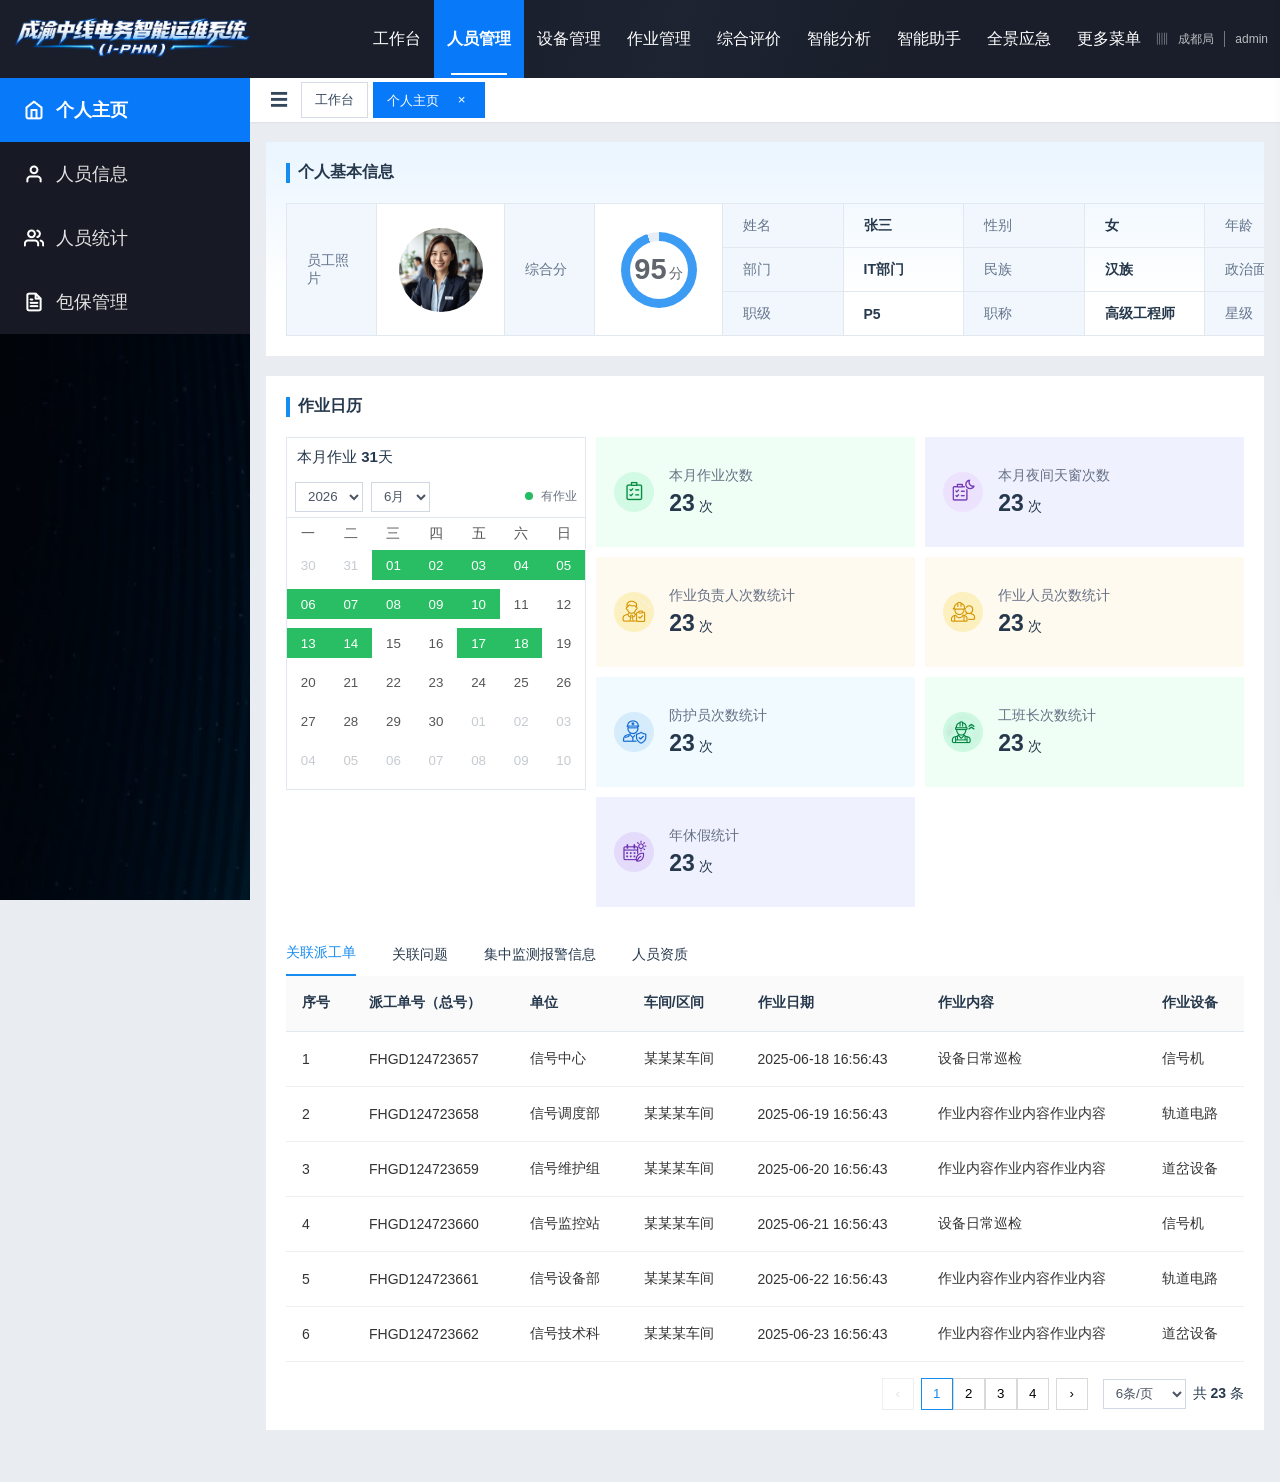
<file: index.html>
<!doctype html>
<html lang="zh-CN">
<head>
  <meta charset="UTF-8" />
  <meta name="viewport" content="width=device-width,initial-scale=1" />
  <meta http-equiv="Cache-Control" content="no-cache, no-store, must-revalidate" />
  <meta http-equiv="Pragma" content="no-cache" />
  <meta http-equiv="Expires" content="0" />
  <title>成渝中线电务智能运维系统（I-PHM） · 个人主页</title>
  <link rel="stylesheet" href="styles.css" />
  <link rel="stylesheet" href="multi-page.css?v=3" />
  <link rel="stylesheet" href="corrections.css?v=74" />
  <link rel="stylesheet" href="responsive.css?v=11" />
  <link rel="stylesheet" href="panorama-screen.css?v=5" />
  <link rel="stylesheet" href="emergency-process.css?v=40" />
  <link rel="stylesheet" href="emergency-process-connectors.css?v=2" />
  <link rel="stylesheet" href="panorama-maintenance.css?v=1" />
  <link rel="stylesheet" href="quality-assessment.css?v=8" />
  <link rel="stylesheet" href="quality-detail.css?v=21" />
  <link rel="stylesheet" href="equipment-status.css?v=3" />
  <link rel="stylesheet" href="equipment-status-layout.css?v=12" />
  <link rel="stylesheet" href="equipment-detail.css?v=3" />
  <link rel="stylesheet" href="equipment-detail-layout.css?v=1" />
  <link rel="stylesheet" href="org-assessment.css?v=7" />
  <link rel="stylesheet" href="org-assessment-layout.css?v=2" />
  <link rel="stylesheet" href="workbench.css?v=4" />
  <link rel="stylesheet" href="workbench-actions.css?v=1" />
  <link rel="stylesheet" href="workbench-refinements.css?v=3" />
  <link rel="stylesheet" href="workbench-weather.css?v=3" />
  <link rel="stylesheet" href="workbench-icons.css?v=2" />
  <link rel="stylesheet" href="workbench-side-layout.css?v=3" />
  <link rel="stylesheet" href="workbench-alarm-list.css?v=4" />
  <link rel="stylesheet" href="workbench-stat-layout.css?v=8" />
  <link rel="stylesheet" href="workbench-management.css?v=5" />
  <link rel="stylesheet" href="preview-node-three.css?v=20261020">
  <link rel="stylesheet" href="preview-node-three.css?v=20261020">
  <link rel="stylesheet" href="equipment-ledger.css?v=1" />
  <link rel="stylesheet" href="analysis.css?v=1" />
  <link rel="stylesheet" href="assistant.css?v=1" />
  <link rel="stylesheet" href="library.css?v=1" />
  <link rel="stylesheet" href="more.css?v=1" />
</head>
<body>
  <div class="app-shell">
    <header class="topbar">
      <div class="brand" aria-label="成渝中线电务智能运维系统（I-PHM）">
        <img class="brand-image" src="assets/system-logo.png?v=1" alt="成渝中线电务智能运维系统（I-PHM）" />
      </div>
      <nav class="primary-nav" aria-label="一级导航">
        <button data-module="workbench">工作台</button><button class="active" data-module="person">人员管理</button><button data-module="equipment">设备管理</button><button data-module="work">作业管理</button>
        <button data-module="health">综合评价</button><button data-module="analysis">智能分析</button><button data-module="assistant">智能助手</button><button data-module="panorama">全景应急</button><button data-module="more">更多菜单</button>
      </nav>
      <div class="account"><span>▥</span> 成都局 <i></i> admin</div>
    </header>

    <aside class="sidebar">
      <nav id="sideNav">
        <button class="active" data-page="个人主页"><span><img src="assets/nav-home.png" alt="" /></span>个人主页</button>
        <button data-page="人员信息"><span><img src="assets/nav-person.png" alt="" /></span>人员信息</button>
        <button data-page="人员统计"><span><img src="assets/nav-stats.png" alt="" /></span>人员统计</button>
        <button data-page="包保管理"><span><img src="assets/nav-package.png" alt="" /></span>包保管理</button>
      </nav>
    </aside>

    <div class="tabbar">
      <button class="hamburger" id="menuToggle" aria-label="菜单" aria-expanded="true">☰</button>
      <div class="quick-tabs" id="quickTabs">
        <button class="quick-tab" data-page="工作台">工作台</button>
        <button class="quick-tab" data-page="耗材台账">耗材台账 <span class="tab-close" aria-label="关闭耗材台账">×</span></button>
        <button class="quick-tab" data-page="作业数字化概览">作业数字化概览 <span class="tab-close" aria-label="关闭作业数字化概览">×</span></button>
        <button class="quick-tab" data-page="全景可视">全景可视 <span class="tab-close" aria-label="关闭全景可视">×</span></button>
        <button class="quick-tab" data-page="综合显示">综合显示 <span class="tab-close" aria-label="关闭综合显示">×</span></button>
        <button class="quick-tab selected" data-page="个人主页">个人主页 <span class="tab-close" aria-label="关闭个人主页">×</span></button>
      </div>
    </div>

    <main>
      <div id="homePage" class="route-page">
      <section class="panel profile-panel">
        <h2>个人基本信息</h2>
        <div class="profile-grid">
          <div class="label photo-label">员工照片</div><div class="photo-cell"><img src="assets/profile.jpeg" alt="张三员工照片" /></div>
          <div class="label score-label">综合分</div><div class="score-cell"><div class="score-ring" aria-label="综合分95分"><strong>95</strong><span>分</span></div></div>
          <div class="label">姓名</div><strong>张三</strong><div class="label">性别</div><strong>女</strong><div class="label">年龄</div><strong>22岁</strong>
          <div class="label">部门</div><strong>IT部门</strong><div class="label">民族</div><strong>汉族</strong><div class="label">政治面貌</div><strong>群众</strong>
          <div class="label">职级</div><strong>P5</strong><div class="label">职称</div><strong>高级工程师</strong><div class="label">星级</div><strong class="stars">★★★</strong>
        </div>
      </section>

      <section class="panel work-panel">
        <h2>作业日历</h2>
        <div class="work-overview">
          <div class="calendar-card">
            <div class="calendar-title">本月作业 <b id="workDays">31</b>天</div>
            <div class="calendar-controls"><select id="year"><option>2026</option><option>2025</option></select><select id="month"><option>6月</option><option>5月</option></select><span><i class="green-dot"></i> 有作业</span></div>
            <div class="week"><span>一</span><span>二</span><span>三</span><span>四</span><span>五</span><span>六</span><span>日</span></div>
            <div class="days" id="calendarDays"></div>
            <div class="calendar-tooltip" id="calendarTooltip"><b>2026/06/17</b><span>作业次数　 <strong>3次</strong></span></div>
          </div>
          <div class="metric-grid" id="metricGrid"></div>
        </div>

        <div class="content-tabs" id="contentTabs">
          <button class="active" data-tab="orders">关联派工单</button><button data-tab="issues">关联问题</button><button data-tab="alarms">集中监测报警信息</button><button data-tab="skills">人员资质</button>
        </div>
        <div class="table-wrap"><table id="homeDataTable"><thead id="dataHead"></thead><tbody id="dataRows"></tbody></table></div>
        <div class="pagination"><button id="prevPage">‹</button><span id="pageButtons"></span><button id="nextPage">›</button><select id="pageSize"><option value="6">6条/页</option><option value="10">10条/页</option></select><span>共 <b id="totalRows">0</b> 条</span></div>
      </section>
      </div>
      <div id="dynamicPage" class="route-page" hidden></div>
    </main>
  </div>

  <div class="drawer-mask" id="drawerMask"></div>
  <aside class="drawer" id="drawer" role="dialog" aria-modal="true" aria-labelledby="drawerTitle"><div class="drawer-head"><button id="closeDrawer" aria-label="关闭"><img src="assets/drawer-close.svg" alt="" /></button><b id="drawerTitle">派工单详情</b><button class="drawer-exit" id="drawerExit">退出</button></div><div id="drawerBody"></div></aside>
  <div class="stats-person-modal-mask" id="statsPersonModal"><section class="stats-person-modal" role="dialog" aria-modal="true" aria-labelledby="statsPersonTitle"><header><h2 id="statsPersonTitle">人员信息</h2><button class="stats-person-close" aria-label="关闭"><img src="assets/drawer-close.svg" alt="" /></button></header><div class="stats-person-context" id="statsPersonContext"></div><div class="stats-person-table-wrap"><table class="design-table stats-person-table"><thead><tr><th>序号</th><th>姓名</th><th>身份证号</th><th>电话号码</th><th>职位</th><th>职称</th><th>政治面貌</th><th>性别</th><th>资质</th><th>综合分</th></tr></thead><tbody id="statsPersonRows"></tbody></table></div><div class="stats-person-pager"><button disabled>‹</button><button class="active">1</button><span>•••</span><button>4</button><button>5</button><button>6</button><button>7</button><button>8</button><span>•••</span><button>50</button><button>›</button><select><option>10/page</option></select><span>Go to</span><input aria-label="跳转页码"></div></section></div>
  <div class="toast" id="toast"></div>
  <script src="config.js?v=17"></script>
  <script src="pages.js?v=19"></script>
  <script src="workbench.js?v=6"></script>
  <script src="workbench-actions.js?v=1"></script>
  <script src="workbench-refinements.js?v=14"></script>
  <script src="workbench-icons.js?v=1"></script>
  <script src="panorama-screen.js?v=7"></script>
  <script src="emergency-process.js?v=72"></script>
  <script src="panorama-maintenance.js?v=8"></script>
  <script src="quality-assessment-data.js?v=5"></script>
  <script src="quality-assessment.js?v=22"></script>
  <script src="equipment-status.js?v=28"></script>
  <script src="equipment-detail.js?v=3"></script>
  <script src="org-assessment.js?v=9"></script>
  <script src="app.js?v=7"></script>
  <script src="equipment-ledger.js?v=4"></script>
  <script src="special-ledger.js?v=10"></script>
  <script src="analysis.js?v=1"></script>
  <script src="assistant.js?v=1"></script>
  <script src="library.js?v=1"></script>
  <script src="more.js?v=2"></script>
  <script src="router.js?v=20"></script>
  <script src="preview-enhancements.js"></script>
</body>
</html>
</file>
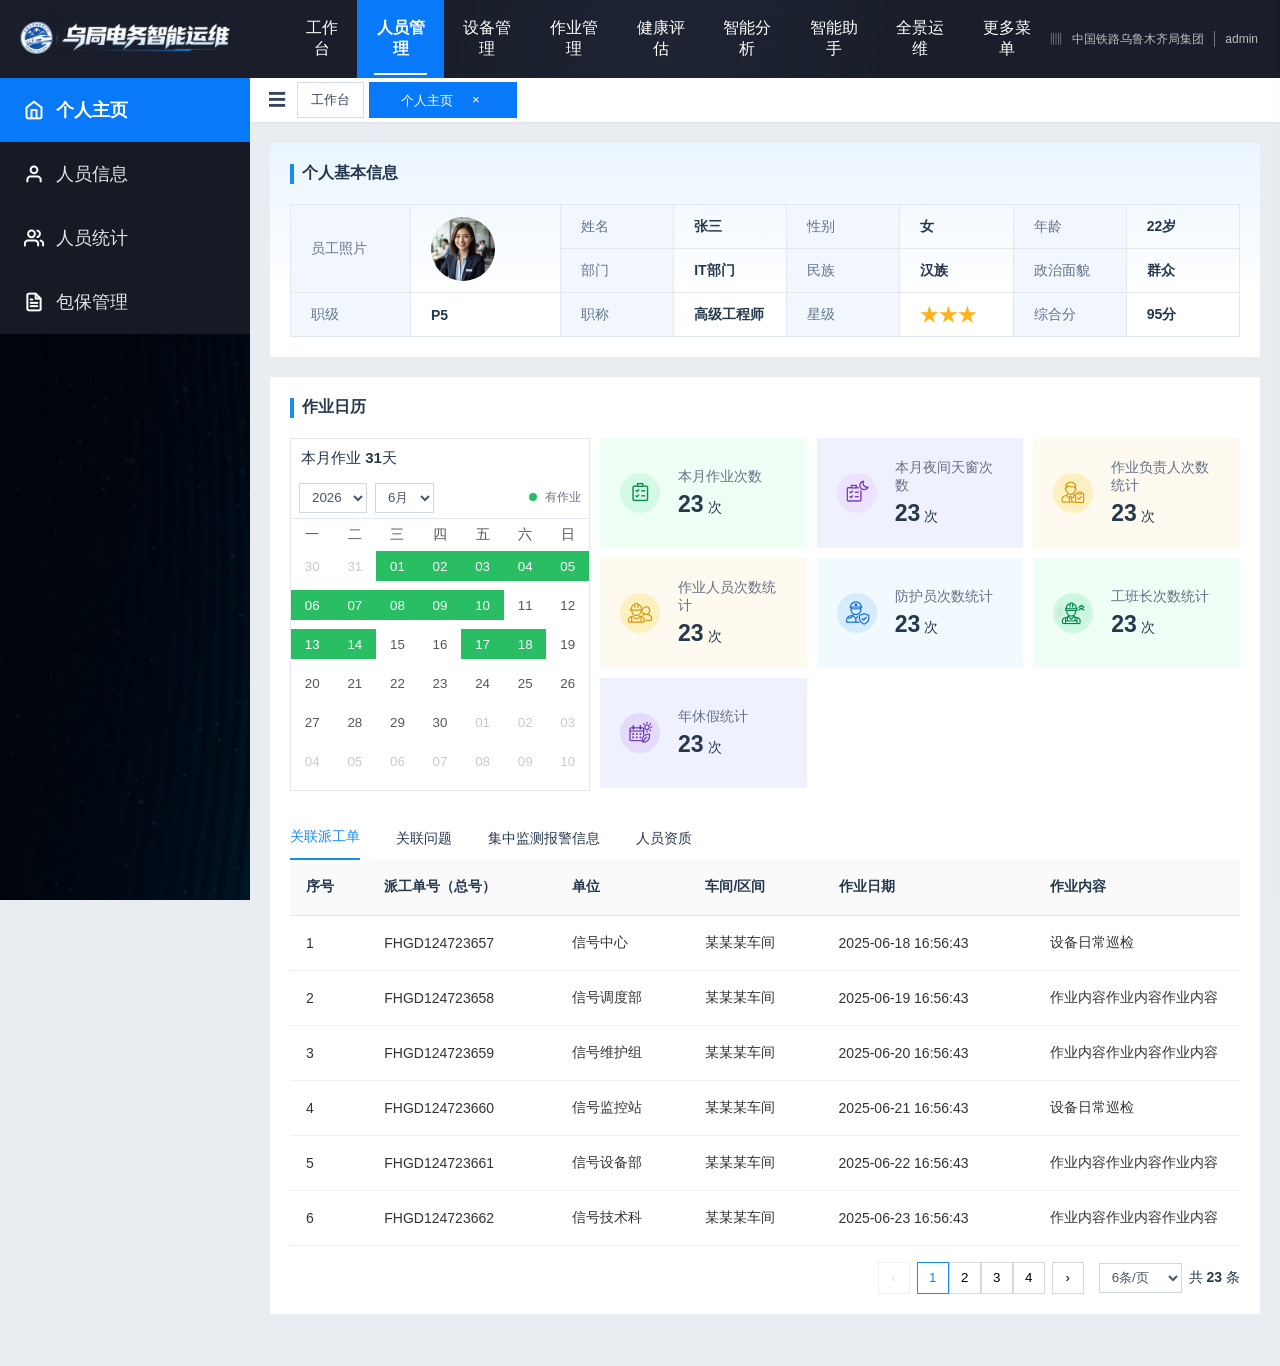
<file: electric-ops-demo/index.html>
<!doctype html>
<html lang="zh-CN">
<head>
  <meta charset="UTF-8" />
  <meta name="viewport" content="width=device-width,initial-scale=1" />
  <title>乌局电务智能运维 · 个人主页</title>
  <link rel="stylesheet" href="styles.css" />
  <link rel="stylesheet" href="multi-page.css?v=3" />
  <link rel="stylesheet" href="corrections.css?v=4" />
</head>
<body>
  <div class="app-shell">
    <header class="topbar">
      <img class="brand" src="assets/header-bg.png" alt="乌局电务智能运维" />
      <nav class="primary-nav" aria-label="一级导航">
        <button data-module="workbench">工作台</button><button class="active" data-module="person">人员管理</button><button data-module="equipment">设备管理</button><button data-module="work">作业管理</button>
        <button data-module="health">健康评估</button><button data-module="analysis">智能分析</button><button data-module="assistant">智能助手</button><button data-module="panorama">全景运维</button><button data-module="more">更多菜单</button>
      </nav>
      <div class="account"><span>▥</span> 中国铁路乌鲁木齐局集团 <i></i> admin</div>
    </header>

    <aside class="sidebar">
      <nav id="sideNav">
        <button class="active" data-page="个人主页"><span><img src="assets/nav-home.png" alt="" /></span>个人主页</button>
        <button data-page="人员信息"><span><img src="assets/nav-person.png" alt="" /></span>人员信息</button>
        <button data-page="人员统计"><span><img src="assets/nav-stats.png" alt="" /></span>人员统计</button>
        <button data-page="包保管理"><span><img src="assets/nav-package.png" alt="" /></span>包保管理</button>
      </nav>
    </aside>

    <div class="tabbar">
      <button class="hamburger" id="menuToggle" aria-label="菜单" aria-expanded="true">☰</button>
      <div class="quick-tabs" id="quickTabs">
        <button class="quick-tab" data-page="工作台">工作台</button>
        <button class="quick-tab" data-page="耗材台账">耗材台账 <span class="tab-close" aria-label="关闭耗材台账">×</span></button>
        <button class="quick-tab" data-page="作业数字化概览">作业数字化概览 <span class="tab-close" aria-label="关闭作业数字化概览">×</span></button>
        <button class="quick-tab" data-page="全景可视">全景可视 <span class="tab-close" aria-label="关闭全景可视">×</span></button>
        <button class="quick-tab" data-page="综合显示">综合显示 <span class="tab-close" aria-label="关闭综合显示">×</span></button>
        <button class="quick-tab selected" data-page="个人主页">个人主页 <span class="tab-close" aria-label="关闭个人主页">×</span></button>
      </div>
    </div>

    <main>
      <div id="homePage" class="route-page">
      <section class="panel profile-panel">
        <h2>个人基本信息</h2>
        <div class="profile-grid">
          <div class="label photo-label">员工照片</div><div class="photo-cell"><img src="assets/profile.jpeg" alt="张三员工照片" /></div>
          <div class="label">姓名</div><strong>张三</strong><div class="label">性别</div><strong>女</strong><div class="label">年龄</div><strong>22岁</strong>
          <div class="label">部门</div><strong>IT部门</strong><div class="label">民族</div><strong>汉族</strong><div class="label">政治面貌</div><strong>群众</strong>
          <div class="label">职级</div><strong>P5</strong><div class="label">职称</div><strong>高级工程师</strong><div class="label">星级</div><strong class="stars">★★★</strong><div class="label">综合分</div><strong>95分</strong>
        </div>
      </section>

      <section class="panel work-panel">
        <h2>作业日历</h2>
        <div class="work-overview">
          <div class="calendar-card">
            <div class="calendar-title">本月作业 <b id="workDays">31</b>天</div>
            <div class="calendar-controls"><select id="year"><option>2026</option><option>2025</option></select><select id="month"><option>6月</option><option>5月</option></select><span><i class="green-dot"></i> 有作业</span></div>
            <div class="week"><span>一</span><span>二</span><span>三</span><span>四</span><span>五</span><span>六</span><span>日</span></div>
            <div class="days" id="calendarDays"></div>
            <div class="calendar-tooltip" id="calendarTooltip"><b>2026/06/17</b><span>作业次数　 <strong>3次</strong></span></div>
          </div>
          <div class="metric-grid" id="metricGrid"></div>
        </div>

        <div class="content-tabs" id="contentTabs">
          <button class="active" data-tab="orders">关联派工单</button><button data-tab="issues">关联问题</button><button data-tab="alarms">集中监测报警信息</button><button data-tab="skills">人员资质</button>
        </div>
        <div class="table-wrap"><table><thead><tr><th>序号</th><th>派工单号（总号）</th><th>单位</th><th>车间/区间</th><th>作业日期</th><th>作业内容</th><th>作业设备</th></tr></thead><tbody id="dataRows"></tbody></table></div>
        <div class="pagination"><button id="prevPage">‹</button><span id="pageButtons"></span><button id="nextPage">›</button><select id="pageSize"><option value="6">6条/页</option><option value="10">10条/页</option></select><span>共 <b id="totalRows">0</b> 条</span></div>
      </section>
      </div>
      <div id="dynamicPage" class="route-page" hidden></div>
    </main>
  </div>

  <div class="drawer-mask" id="drawerMask"></div>
  <aside class="drawer" id="drawer"><div class="drawer-head"><b>派工单详情</b><button id="closeDrawer">×</button></div><div id="drawerBody"></div></aside>
  <div class="toast" id="toast"></div>
  <script src="config.js?v=3"></script>
  <script src="pages.js?v=4"></script>
  <script src="app.js?v=3"></script>
  <script src="router.js?v=3"></script>
</body>
</html>
</file>
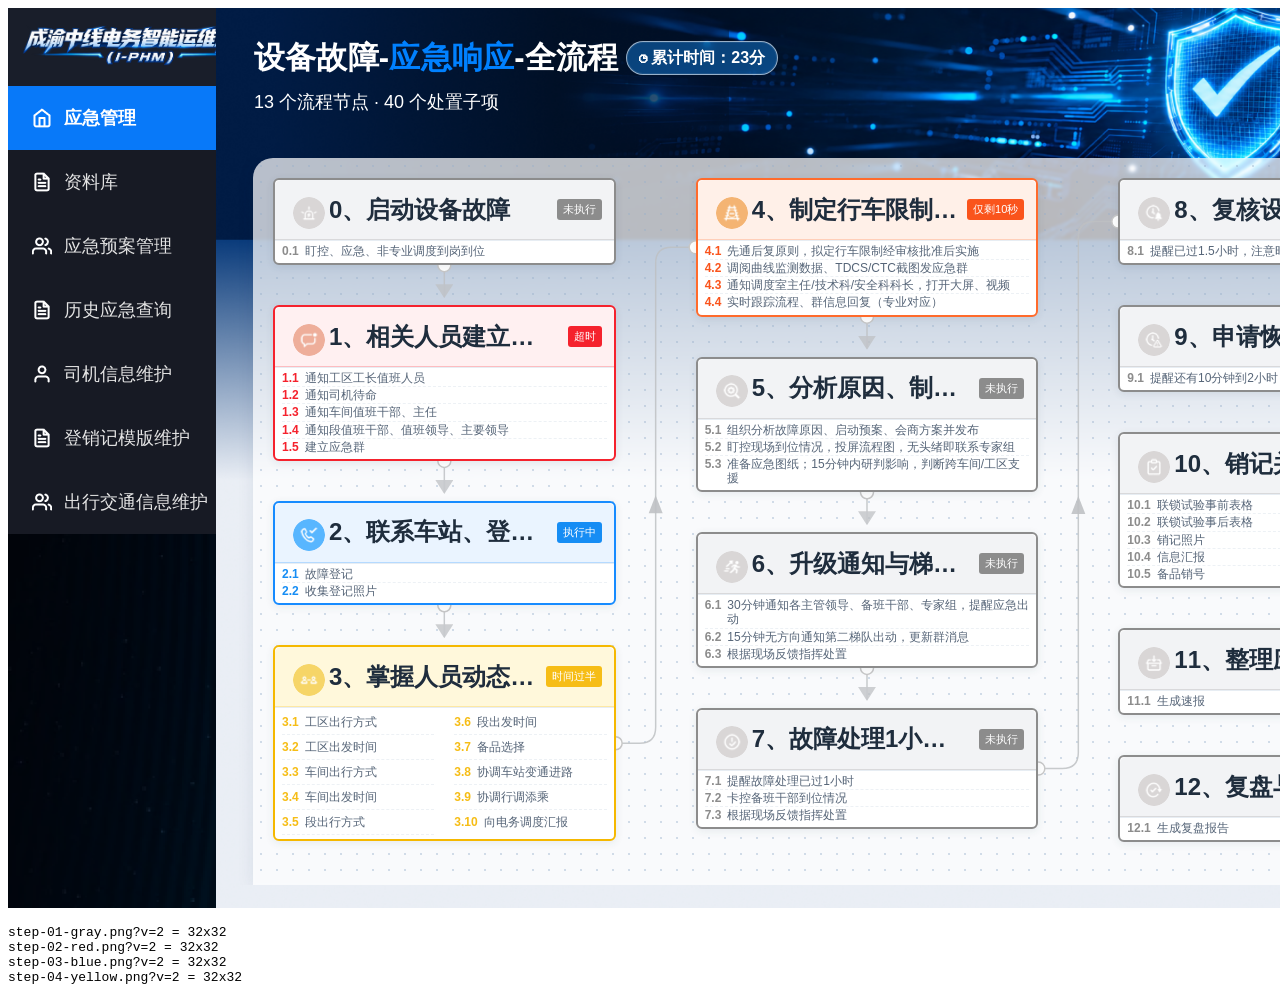
<file: zz-m.html>
<!doctype html><meta charset="utf-8"><iframe id="f" src="index.html?t=1792584564#/panorama/emergency/process" style="width:1500px;height:900px;border:0"></iframe><script>document.getElementById("f").addEventListener("load",()=>{const d=document.getElementById("f").contentDocument;let o="";try{d.querySelector("[data-view-mode=preview]").click();const imgs=[...d.querySelectorAll(".ep-mind-node header img")].slice(0,4);o=imgs.map(im=>{const r=im.getBoundingClientRect();return im.getAttribute("src").split("/").pop()+" = "+Math.round(r.width)+"x"+Math.round(r.height)}).join("\n")}catch(e){o="ERR "+e.message}const p=document.createElement("pre");p.id="r";p.textContent=o;document.body.appendChild(p)})</script>
</file>
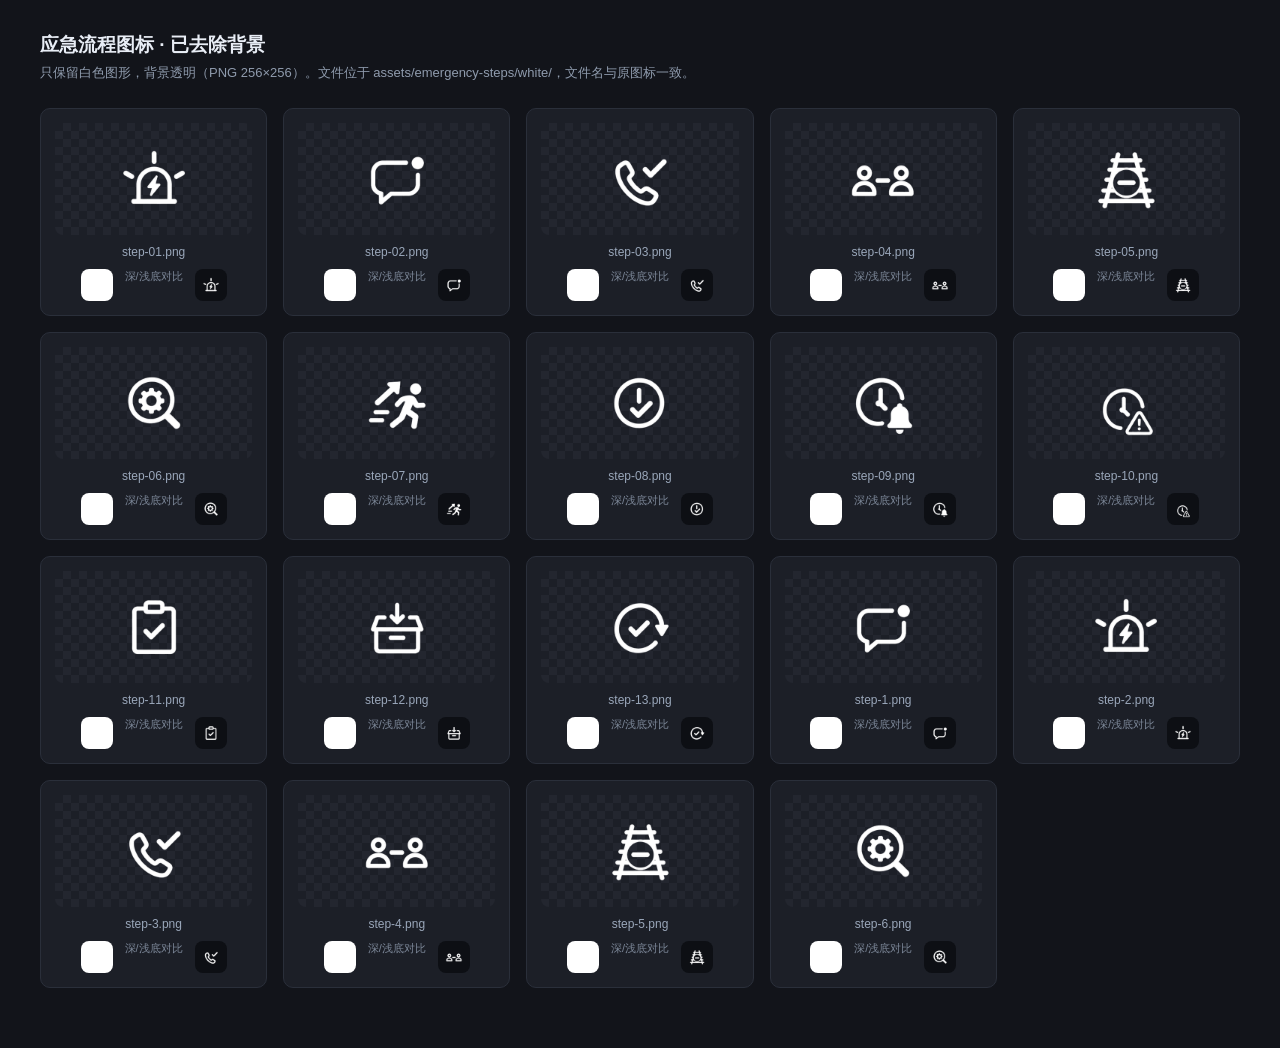
<file: assets/emergency-steps/white/preview.html>
<!doctype html>
<html lang="zh-CN">
<head>
<meta charset="utf-8">
<title>去背景图标预览</title>
<style>
  body{margin:0;padding:32px 40px 60px;background:#12141a;color:#e8edf5;
       font-family:-apple-system,"PingFang SC","Microsoft YaHei",sans-serif}
  h1{font-size:19px;margin:0 0 6px}
  p.lead{margin:0 0 26px;color:#8f9bad;font-size:13px}
  .grid{display:grid;grid-template-columns:repeat(auto-fill,minmax(190px,1fr));gap:16px}
  .card{background:#1c1f27;border:1px solid #2a2f3a;border-radius:10px;padding:14px;text-align:center}
  .stage{height:112px;display:flex;align-items:center;justify-content:center;border-radius:8px;
         background-image:linear-gradient(45deg,#23262f 25%,transparent 25%,transparent 75%,#23262f 75%),
                          linear-gradient(45deg,#23262f 25%,transparent 25%,transparent 75%,#23262f 75%);
         background-size:16px 16px;background-position:0 0,8px 8px}
  .stage img{width:96px;height:96px}
  .name{margin-top:10px;font-size:12px;color:#9aa7ba}
  .row{display:flex;justify-content:center;gap:12px;margin-top:10px;font-size:11px;color:#7c8798}
  .row img{width:24px;height:24px;display:block}
  .dark{background:#0d0f14}
  .light{background:#ffffff}
  .light img{filter:none}
</style>
</head>
<body>
<h1>应急流程图标 · 已去除背景</h1>
<p class="lead">只保留白色图形，背景透明（PNG 256×256）。文件位于 assets/emergency-steps/white/，文件名与原图标一致。</p>
<div class="grid" id="grid"></div>
<script>
const files = ["step-01","step-02","step-03","step-04","step-05","step-06","step-07","step-08","step-09",
               "step-10","step-11","step-12","step-13","step-1","step-2","step-3","step-4","step-5","step-6"];
document.getElementById('grid').innerHTML = files.map(n => `
  <div class="card">
    <div class="stage"><img src="${n}.png" alt="${n}"></div>
    <div class="name">${n}.png</div>
    <div class="row">
      <span class="stage light" style="height:32px;width:32px;background:#fff"><img src="${n}.png" alt=""></span>
      <span>深/浅底对比</span>
      <span class="stage dark" style="height:32px;width:32px;background:#0d0f14"><img src="${n}.png" alt=""></span>
    </div>
  </div>`).join('');
</script>
</body>
</html>
</file>
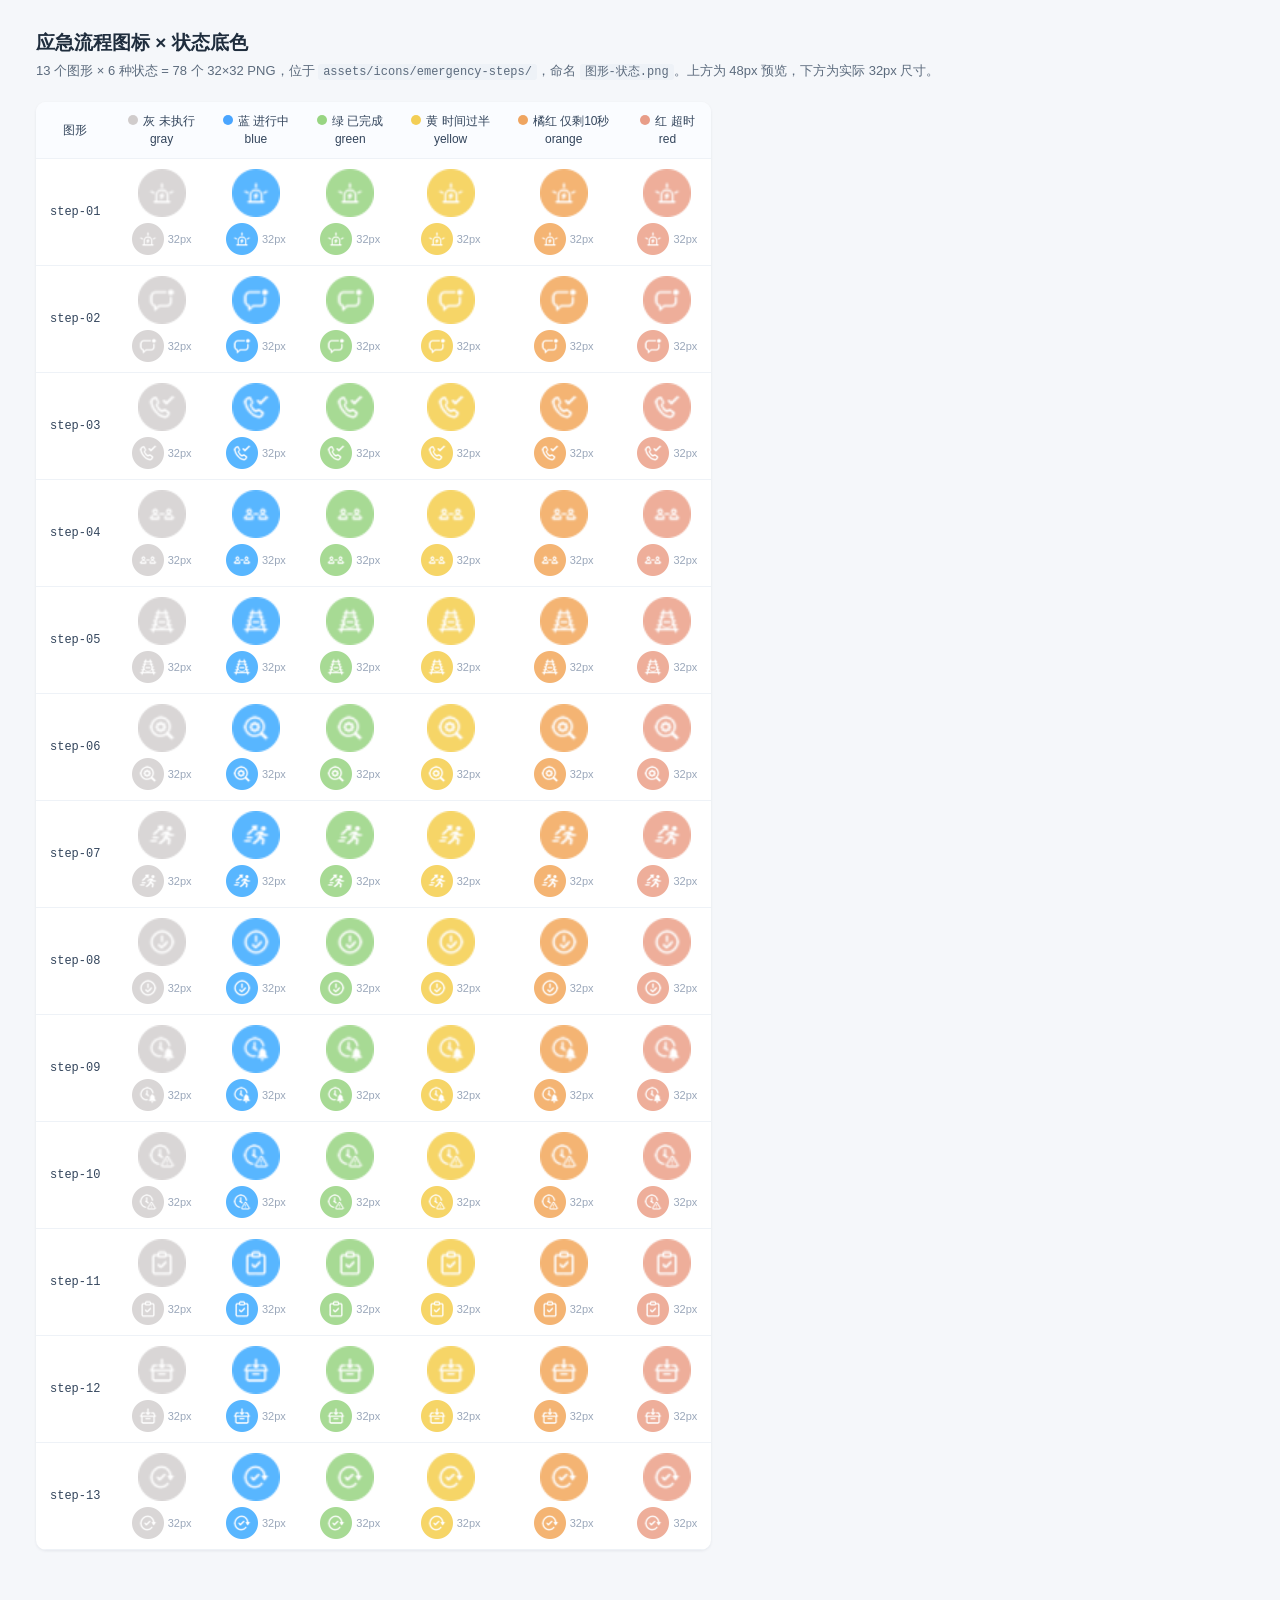
<file: assets/icons/emergency-steps/preview.html>
<!doctype html>
<html lang="zh-CN"><head><meta charset="utf-8"><title>应急流程状态图标集 · 32×32</title>
<style>
  body{margin:0;padding:30px 36px 60px;background:#f5f7fa;color:#1f2d3d;font-family:-apple-system,"PingFang SC","Microsoft YaHei",sans-serif}
  h1{font-size:19px;margin:0 0 6px} p.lead{margin:0 0 22px;font-size:13px;color:#5c6b7d}
  table{border-collapse:separate;border-spacing:0;background:#fff;border-radius:10px;overflow:hidden;box-shadow:0 1px 3px rgba(20,40,70,.08)}
  th,td{padding:10px 14px;border-bottom:1px solid #eef2f7;text-align:center;font-weight:400;font-size:12px;color:#8b9aab}
  thead th{background:#fafcff;color:#33455c;line-height:1.5}
  thead th i{width:10px;height:10px;border-radius:50%;display:inline-block;margin-right:5px}
  tbody th{text-align:left;color:#33455c;font-family:ui-monospace,Menlo,monospace;white-space:nowrap}
  td img.zoom{width:48px;height:48px;display:block;margin:0 auto 6px}
  td .px{display:flex;align-items:center;justify-content:center;gap:4px;color:#9aa7ba;font-size:11px}
  td .px img{width:32px;height:32px}
  code{background:#eef2f7;padding:1px 5px;border-radius:3px;font-size:12px}
</style></head><body>
<h1>应急流程图标 × 状态底色</h1>
<p class="lead">13 个图形 × 6 种状态 = 78 个 32×32 PNG，位于 <code>assets/icons/emergency-steps/</code>，命名 <code>图形-状态.png</code>。上方为 48px 预览，下方为实际 32px 尺寸。</p>
<table><thead><tr><th>图形</th><th><i style="background:#D0CCCC"></i>灰 未执行<br>gray</th><th><i style="background:#49A5FF"></i>蓝 进行中<br>blue</th><th><i style="background:#98D582"></i>绿 已完成<br>green</th><th><i style="background:#F3CE55"></i>黄 时间过半<br>yellow</th><th><i style="background:#EFA560"></i>橘红 仅剩10秒<br>orange</th><th><i style="background:#E89D88"></i>红 超时<br>red</th></tr></thead><tbody><tr><th>step-01</th><td><img class="zoom" src="step-01-gray.png" alt="step-01-gray"><span class="px"><img src="step-01-gray.png" alt="">32px</span></td><td><img class="zoom" src="step-01-blue.png" alt="step-01-blue"><span class="px"><img src="step-01-blue.png" alt="">32px</span></td><td><img class="zoom" src="step-01-green.png" alt="step-01-green"><span class="px"><img src="step-01-green.png" alt="">32px</span></td><td><img class="zoom" src="step-01-yellow.png" alt="step-01-yellow"><span class="px"><img src="step-01-yellow.png" alt="">32px</span></td><td><img class="zoom" src="step-01-orange.png" alt="step-01-orange"><span class="px"><img src="step-01-orange.png" alt="">32px</span></td><td><img class="zoom" src="step-01-red.png" alt="step-01-red"><span class="px"><img src="step-01-red.png" alt="">32px</span></td></tr><tr><th>step-02</th><td><img class="zoom" src="step-02-gray.png" alt="step-02-gray"><span class="px"><img src="step-02-gray.png" alt="">32px</span></td><td><img class="zoom" src="step-02-blue.png" alt="step-02-blue"><span class="px"><img src="step-02-blue.png" alt="">32px</span></td><td><img class="zoom" src="step-02-green.png" alt="step-02-green"><span class="px"><img src="step-02-green.png" alt="">32px</span></td><td><img class="zoom" src="step-02-yellow.png" alt="step-02-yellow"><span class="px"><img src="step-02-yellow.png" alt="">32px</span></td><td><img class="zoom" src="step-02-orange.png" alt="step-02-orange"><span class="px"><img src="step-02-orange.png" alt="">32px</span></td><td><img class="zoom" src="step-02-red.png" alt="step-02-red"><span class="px"><img src="step-02-red.png" alt="">32px</span></td></tr><tr><th>step-03</th><td><img class="zoom" src="step-03-gray.png" alt="step-03-gray"><span class="px"><img src="step-03-gray.png" alt="">32px</span></td><td><img class="zoom" src="step-03-blue.png" alt="step-03-blue"><span class="px"><img src="step-03-blue.png" alt="">32px</span></td><td><img class="zoom" src="step-03-green.png" alt="step-03-green"><span class="px"><img src="step-03-green.png" alt="">32px</span></td><td><img class="zoom" src="step-03-yellow.png" alt="step-03-yellow"><span class="px"><img src="step-03-yellow.png" alt="">32px</span></td><td><img class="zoom" src="step-03-orange.png" alt="step-03-orange"><span class="px"><img src="step-03-orange.png" alt="">32px</span></td><td><img class="zoom" src="step-03-red.png" alt="step-03-red"><span class="px"><img src="step-03-red.png" alt="">32px</span></td></tr><tr><th>step-04</th><td><img class="zoom" src="step-04-gray.png" alt="step-04-gray"><span class="px"><img src="step-04-gray.png" alt="">32px</span></td><td><img class="zoom" src="step-04-blue.png" alt="step-04-blue"><span class="px"><img src="step-04-blue.png" alt="">32px</span></td><td><img class="zoom" src="step-04-green.png" alt="step-04-green"><span class="px"><img src="step-04-green.png" alt="">32px</span></td><td><img class="zoom" src="step-04-yellow.png" alt="step-04-yellow"><span class="px"><img src="step-04-yellow.png" alt="">32px</span></td><td><img class="zoom" src="step-04-orange.png" alt="step-04-orange"><span class="px"><img src="step-04-orange.png" alt="">32px</span></td><td><img class="zoom" src="step-04-red.png" alt="step-04-red"><span class="px"><img src="step-04-red.png" alt="">32px</span></td></tr><tr><th>step-05</th><td><img class="zoom" src="step-05-gray.png" alt="step-05-gray"><span class="px"><img src="step-05-gray.png" alt="">32px</span></td><td><img class="zoom" src="step-05-blue.png" alt="step-05-blue"><span class="px"><img src="step-05-blue.png" alt="">32px</span></td><td><img class="zoom" src="step-05-green.png" alt="step-05-green"><span class="px"><img src="step-05-green.png" alt="">32px</span></td><td><img class="zoom" src="step-05-yellow.png" alt="step-05-yellow"><span class="px"><img src="step-05-yellow.png" alt="">32px</span></td><td><img class="zoom" src="step-05-orange.png" alt="step-05-orange"><span class="px"><img src="step-05-orange.png" alt="">32px</span></td><td><img class="zoom" src="step-05-red.png" alt="step-05-red"><span class="px"><img src="step-05-red.png" alt="">32px</span></td></tr><tr><th>step-06</th><td><img class="zoom" src="step-06-gray.png" alt="step-06-gray"><span class="px"><img src="step-06-gray.png" alt="">32px</span></td><td><img class="zoom" src="step-06-blue.png" alt="step-06-blue"><span class="px"><img src="step-06-blue.png" alt="">32px</span></td><td><img class="zoom" src="step-06-green.png" alt="step-06-green"><span class="px"><img src="step-06-green.png" alt="">32px</span></td><td><img class="zoom" src="step-06-yellow.png" alt="step-06-yellow"><span class="px"><img src="step-06-yellow.png" alt="">32px</span></td><td><img class="zoom" src="step-06-orange.png" alt="step-06-orange"><span class="px"><img src="step-06-orange.png" alt="">32px</span></td><td><img class="zoom" src="step-06-red.png" alt="step-06-red"><span class="px"><img src="step-06-red.png" alt="">32px</span></td></tr><tr><th>step-07</th><td><img class="zoom" src="step-07-gray.png" alt="step-07-gray"><span class="px"><img src="step-07-gray.png" alt="">32px</span></td><td><img class="zoom" src="step-07-blue.png" alt="step-07-blue"><span class="px"><img src="step-07-blue.png" alt="">32px</span></td><td><img class="zoom" src="step-07-green.png" alt="step-07-green"><span class="px"><img src="step-07-green.png" alt="">32px</span></td><td><img class="zoom" src="step-07-yellow.png" alt="step-07-yellow"><span class="px"><img src="step-07-yellow.png" alt="">32px</span></td><td><img class="zoom" src="step-07-orange.png" alt="step-07-orange"><span class="px"><img src="step-07-orange.png" alt="">32px</span></td><td><img class="zoom" src="step-07-red.png" alt="step-07-red"><span class="px"><img src="step-07-red.png" alt="">32px</span></td></tr><tr><th>step-08</th><td><img class="zoom" src="step-08-gray.png" alt="step-08-gray"><span class="px"><img src="step-08-gray.png" alt="">32px</span></td><td><img class="zoom" src="step-08-blue.png" alt="step-08-blue"><span class="px"><img src="step-08-blue.png" alt="">32px</span></td><td><img class="zoom" src="step-08-green.png" alt="step-08-green"><span class="px"><img src="step-08-green.png" alt="">32px</span></td><td><img class="zoom" src="step-08-yellow.png" alt="step-08-yellow"><span class="px"><img src="step-08-yellow.png" alt="">32px</span></td><td><img class="zoom" src="step-08-orange.png" alt="step-08-orange"><span class="px"><img src="step-08-orange.png" alt="">32px</span></td><td><img class="zoom" src="step-08-red.png" alt="step-08-red"><span class="px"><img src="step-08-red.png" alt="">32px</span></td></tr><tr><th>step-09</th><td><img class="zoom" src="step-09-gray.png" alt="step-09-gray"><span class="px"><img src="step-09-gray.png" alt="">32px</span></td><td><img class="zoom" src="step-09-blue.png" alt="step-09-blue"><span class="px"><img src="step-09-blue.png" alt="">32px</span></td><td><img class="zoom" src="step-09-green.png" alt="step-09-green"><span class="px"><img src="step-09-green.png" alt="">32px</span></td><td><img class="zoom" src="step-09-yellow.png" alt="step-09-yellow"><span class="px"><img src="step-09-yellow.png" alt="">32px</span></td><td><img class="zoom" src="step-09-orange.png" alt="step-09-orange"><span class="px"><img src="step-09-orange.png" alt="">32px</span></td><td><img class="zoom" src="step-09-red.png" alt="step-09-red"><span class="px"><img src="step-09-red.png" alt="">32px</span></td></tr><tr><th>step-10</th><td><img class="zoom" src="step-10-gray.png" alt="step-10-gray"><span class="px"><img src="step-10-gray.png" alt="">32px</span></td><td><img class="zoom" src="step-10-blue.png" alt="step-10-blue"><span class="px"><img src="step-10-blue.png" alt="">32px</span></td><td><img class="zoom" src="step-10-green.png" alt="step-10-green"><span class="px"><img src="step-10-green.png" alt="">32px</span></td><td><img class="zoom" src="step-10-yellow.png" alt="step-10-yellow"><span class="px"><img src="step-10-yellow.png" alt="">32px</span></td><td><img class="zoom" src="step-10-orange.png" alt="step-10-orange"><span class="px"><img src="step-10-orange.png" alt="">32px</span></td><td><img class="zoom" src="step-10-red.png" alt="step-10-red"><span class="px"><img src="step-10-red.png" alt="">32px</span></td></tr><tr><th>step-11</th><td><img class="zoom" src="step-11-gray.png" alt="step-11-gray"><span class="px"><img src="step-11-gray.png" alt="">32px</span></td><td><img class="zoom" src="step-11-blue.png" alt="step-11-blue"><span class="px"><img src="step-11-blue.png" alt="">32px</span></td><td><img class="zoom" src="step-11-green.png" alt="step-11-green"><span class="px"><img src="step-11-green.png" alt="">32px</span></td><td><img class="zoom" src="step-11-yellow.png" alt="step-11-yellow"><span class="px"><img src="step-11-yellow.png" alt="">32px</span></td><td><img class="zoom" src="step-11-orange.png" alt="step-11-orange"><span class="px"><img src="step-11-orange.png" alt="">32px</span></td><td><img class="zoom" src="step-11-red.png" alt="step-11-red"><span class="px"><img src="step-11-red.png" alt="">32px</span></td></tr><tr><th>step-12</th><td><img class="zoom" src="step-12-gray.png" alt="step-12-gray"><span class="px"><img src="step-12-gray.png" alt="">32px</span></td><td><img class="zoom" src="step-12-blue.png" alt="step-12-blue"><span class="px"><img src="step-12-blue.png" alt="">32px</span></td><td><img class="zoom" src="step-12-green.png" alt="step-12-green"><span class="px"><img src="step-12-green.png" alt="">32px</span></td><td><img class="zoom" src="step-12-yellow.png" alt="step-12-yellow"><span class="px"><img src="step-12-yellow.png" alt="">32px</span></td><td><img class="zoom" src="step-12-orange.png" alt="step-12-orange"><span class="px"><img src="step-12-orange.png" alt="">32px</span></td><td><img class="zoom" src="step-12-red.png" alt="step-12-red"><span class="px"><img src="step-12-red.png" alt="">32px</span></td></tr><tr><th>step-13</th><td><img class="zoom" src="step-13-gray.png" alt="step-13-gray"><span class="px"><img src="step-13-gray.png" alt="">32px</span></td><td><img class="zoom" src="step-13-blue.png" alt="step-13-blue"><span class="px"><img src="step-13-blue.png" alt="">32px</span></td><td><img class="zoom" src="step-13-green.png" alt="step-13-green"><span class="px"><img src="step-13-green.png" alt="">32px</span></td><td><img class="zoom" src="step-13-yellow.png" alt="step-13-yellow"><span class="px"><img src="step-13-yellow.png" alt="">32px</span></td><td><img class="zoom" src="step-13-orange.png" alt="step-13-orange"><span class="px"><img src="step-13-orange.png" alt="">32px</span></td><td><img class="zoom" src="step-13-red.png" alt="step-13-red"><span class="px"><img src="step-13-red.png" alt="">32px</span></td></tr></tbody></table>
</body></html>
</file>
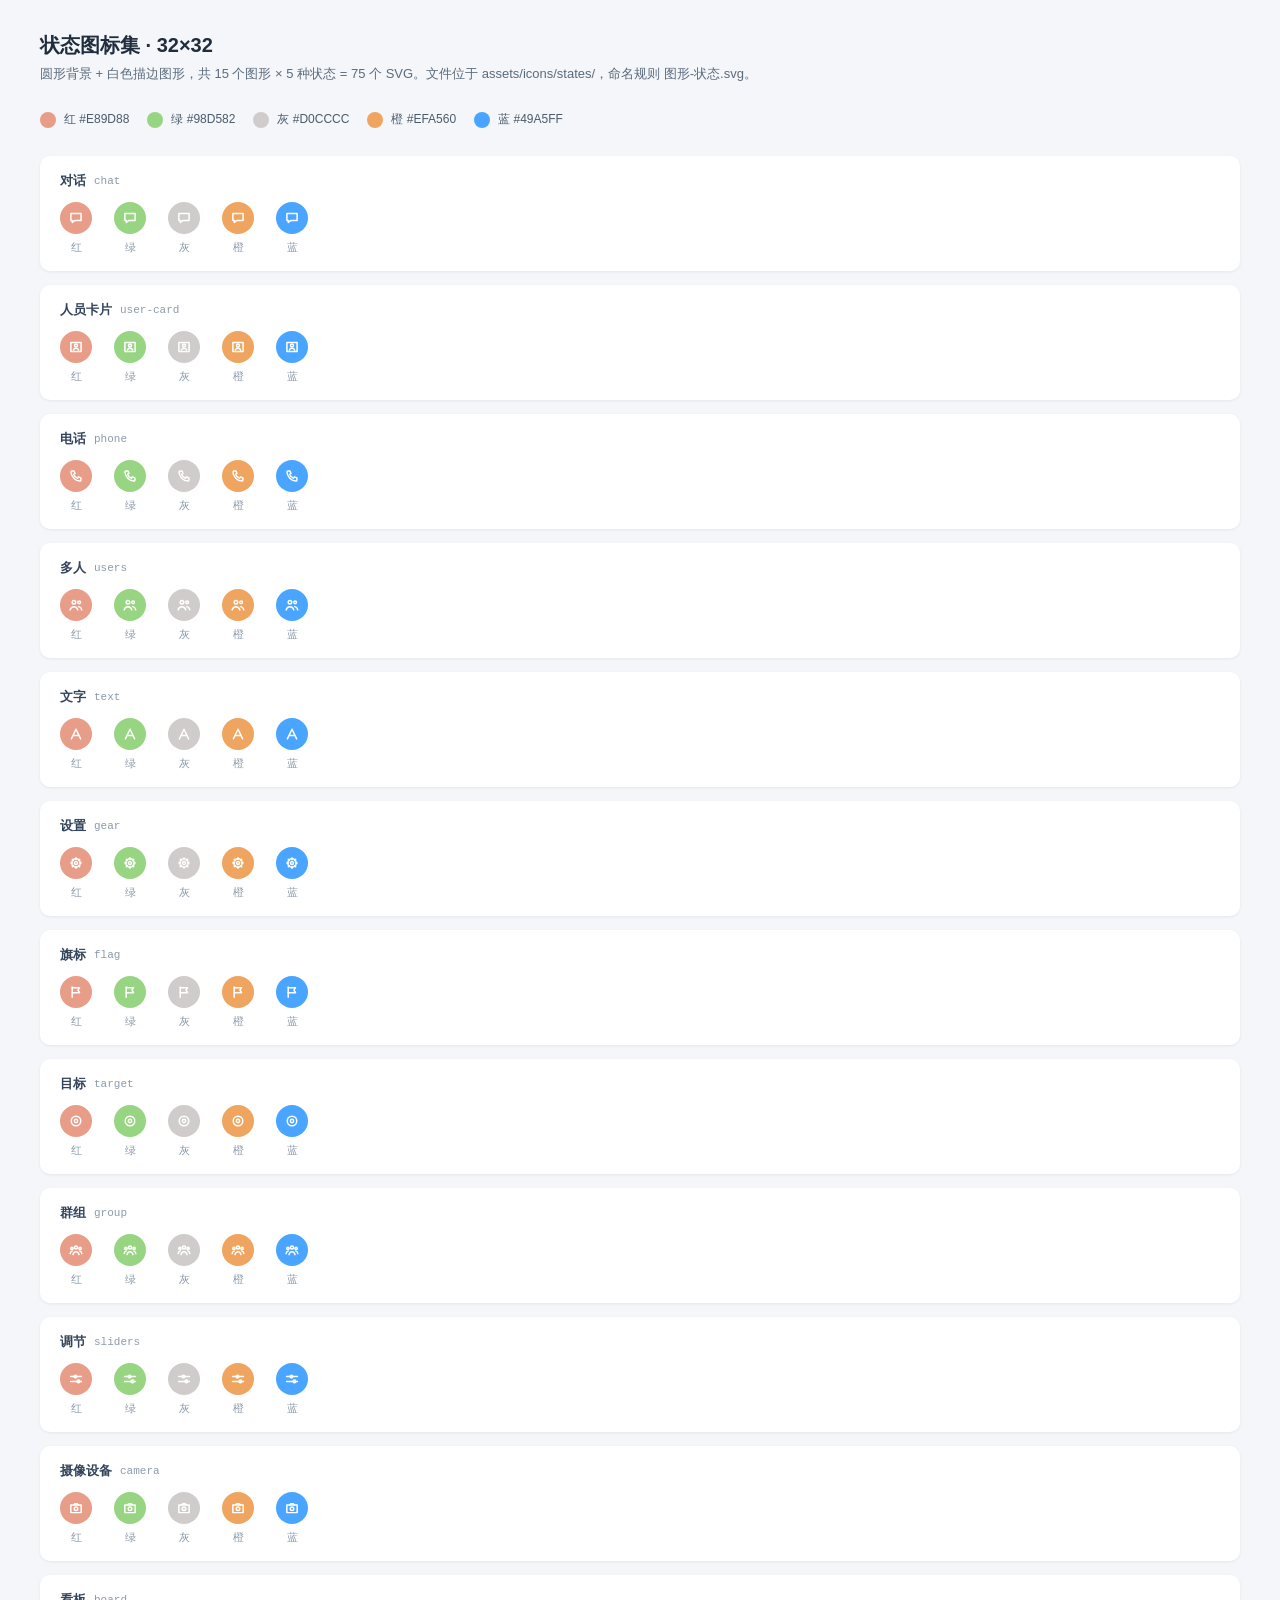
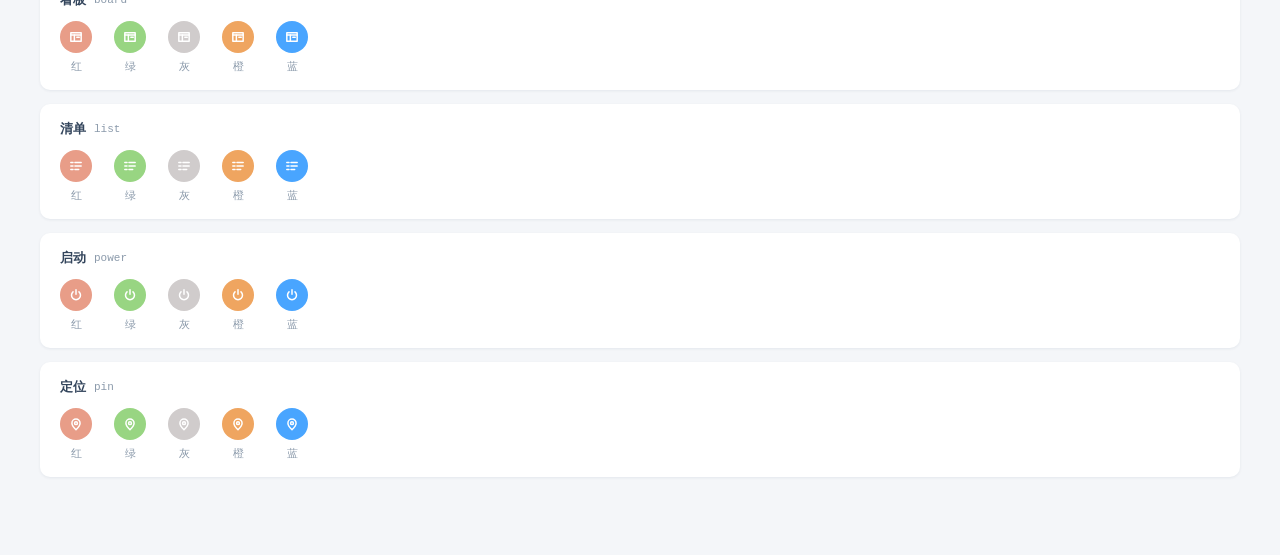
<file: assets/icons/states/preview.html>
<!doctype html>
<html lang="zh-CN">
<head>
<meta charset="utf-8">
<title>状态图标预览 32×32</title>
<style>
  :root { font-family: -apple-system, "PingFang SC", "Microsoft YaHei", sans-serif; }
  body { margin:0; padding:32px 40px 64px; background:#f4f6f9; color:#1f2d3d; }
  h1 { font-size:20px; margin:0 0 6px; }
  p.lead { margin:0 0 28px; color:#5b6b7d; font-size:13px; }
  .swatches { display:flex; gap:18px; margin:0 0 28px; }
  .swatches span { display:flex; align-items:center; gap:8px; font-size:12px; color:#4a5b6d; }
  .swatches i { width:16px; height:16px; border-radius:50%; display:inline-block; }
  section { background:#fff; border-radius:10px; padding:16px 20px; margin-bottom:14px; box-shadow:0 1px 3px rgba(20,40,70,.07); }
  h3 { font-size:13px; margin:0 0 12px; color:#33455c; display:flex; align-items:center; gap:8px; }
  h3 code { font-size:11px; color:#8b9aab; font-weight:400; }
  .row { display:flex; gap:22px; }
  figure { margin:0; text-align:center; }
  img { width:32px; height:32px; display:block; margin:0 auto 6px; }
  figcaption { font-size:11px; color:#8b9aab; }
</style>
</head>
<body>
<h1>状态图标集 · 32×32</h1>
<p class="lead">圆形背景 + 白色描边图形，共 15 个图形 × 5 种状态 = 75 个 SVG。文件位于 assets/icons/states/，命名规则 图形-状态.svg。</p>
<div class="swatches">
  <span><i style="background:#E89D88"></i>红 #E89D88</span>
  <span><i style="background:#98D582"></i>绿 #98D582</span>
  <span><i style="background:#D0CCCC"></i>灰 #D0CCCC</span>
  <span><i style="background:#EFA560"></i>橙 #EFA560</span>
  <span><i style="background:#49A5FF"></i>蓝 #49A5FF</span>
</div>
<section><h3>对话<code>chat</code></h3><div class="row"><figure><img src="chat-red.svg" alt="对话"><figcaption>红</figcaption></figure><figure><img src="chat-green.svg" alt="对话"><figcaption>绿</figcaption></figure><figure><img src="chat-gray.svg" alt="对话"><figcaption>灰</figcaption></figure><figure><img src="chat-orange.svg" alt="对话"><figcaption>橙</figcaption></figure><figure><img src="chat-blue.svg" alt="对话"><figcaption>蓝</figcaption></figure></div></section><section><h3>人员卡片<code>user-card</code></h3><div class="row"><figure><img src="user-card-red.svg" alt="人员卡片"><figcaption>红</figcaption></figure><figure><img src="user-card-green.svg" alt="人员卡片"><figcaption>绿</figcaption></figure><figure><img src="user-card-gray.svg" alt="人员卡片"><figcaption>灰</figcaption></figure><figure><img src="user-card-orange.svg" alt="人员卡片"><figcaption>橙</figcaption></figure><figure><img src="user-card-blue.svg" alt="人员卡片"><figcaption>蓝</figcaption></figure></div></section><section><h3>电话<code>phone</code></h3><div class="row"><figure><img src="phone-red.svg" alt="电话"><figcaption>红</figcaption></figure><figure><img src="phone-green.svg" alt="电话"><figcaption>绿</figcaption></figure><figure><img src="phone-gray.svg" alt="电话"><figcaption>灰</figcaption></figure><figure><img src="phone-orange.svg" alt="电话"><figcaption>橙</figcaption></figure><figure><img src="phone-blue.svg" alt="电话"><figcaption>蓝</figcaption></figure></div></section><section><h3>多人<code>users</code></h3><div class="row"><figure><img src="users-red.svg" alt="多人"><figcaption>红</figcaption></figure><figure><img src="users-green.svg" alt="多人"><figcaption>绿</figcaption></figure><figure><img src="users-gray.svg" alt="多人"><figcaption>灰</figcaption></figure><figure><img src="users-orange.svg" alt="多人"><figcaption>橙</figcaption></figure><figure><img src="users-blue.svg" alt="多人"><figcaption>蓝</figcaption></figure></div></section><section><h3>文字<code>text</code></h3><div class="row"><figure><img src="text-red.svg" alt="文字"><figcaption>红</figcaption></figure><figure><img src="text-green.svg" alt="文字"><figcaption>绿</figcaption></figure><figure><img src="text-gray.svg" alt="文字"><figcaption>灰</figcaption></figure><figure><img src="text-orange.svg" alt="文字"><figcaption>橙</figcaption></figure><figure><img src="text-blue.svg" alt="文字"><figcaption>蓝</figcaption></figure></div></section><section><h3>设置<code>gear</code></h3><div class="row"><figure><img src="gear-red.svg" alt="设置"><figcaption>红</figcaption></figure><figure><img src="gear-green.svg" alt="设置"><figcaption>绿</figcaption></figure><figure><img src="gear-gray.svg" alt="设置"><figcaption>灰</figcaption></figure><figure><img src="gear-orange.svg" alt="设置"><figcaption>橙</figcaption></figure><figure><img src="gear-blue.svg" alt="设置"><figcaption>蓝</figcaption></figure></div></section><section><h3>旗标<code>flag</code></h3><div class="row"><figure><img src="flag-red.svg" alt="旗标"><figcaption>红</figcaption></figure><figure><img src="flag-green.svg" alt="旗标"><figcaption>绿</figcaption></figure><figure><img src="flag-gray.svg" alt="旗标"><figcaption>灰</figcaption></figure><figure><img src="flag-orange.svg" alt="旗标"><figcaption>橙</figcaption></figure><figure><img src="flag-blue.svg" alt="旗标"><figcaption>蓝</figcaption></figure></div></section><section><h3>目标<code>target</code></h3><div class="row"><figure><img src="target-red.svg" alt="目标"><figcaption>红</figcaption></figure><figure><img src="target-green.svg" alt="目标"><figcaption>绿</figcaption></figure><figure><img src="target-gray.svg" alt="目标"><figcaption>灰</figcaption></figure><figure><img src="target-orange.svg" alt="目标"><figcaption>橙</figcaption></figure><figure><img src="target-blue.svg" alt="目标"><figcaption>蓝</figcaption></figure></div></section><section><h3>群组<code>group</code></h3><div class="row"><figure><img src="group-red.svg" alt="群组"><figcaption>红</figcaption></figure><figure><img src="group-green.svg" alt="群组"><figcaption>绿</figcaption></figure><figure><img src="group-gray.svg" alt="群组"><figcaption>灰</figcaption></figure><figure><img src="group-orange.svg" alt="群组"><figcaption>橙</figcaption></figure><figure><img src="group-blue.svg" alt="群组"><figcaption>蓝</figcaption></figure></div></section><section><h3>调节<code>sliders</code></h3><div class="row"><figure><img src="sliders-red.svg" alt="调节"><figcaption>红</figcaption></figure><figure><img src="sliders-green.svg" alt="调节"><figcaption>绿</figcaption></figure><figure><img src="sliders-gray.svg" alt="调节"><figcaption>灰</figcaption></figure><figure><img src="sliders-orange.svg" alt="调节"><figcaption>橙</figcaption></figure><figure><img src="sliders-blue.svg" alt="调节"><figcaption>蓝</figcaption></figure></div></section><section><h3>摄像设备<code>camera</code></h3><div class="row"><figure><img src="camera-red.svg" alt="摄像设备"><figcaption>红</figcaption></figure><figure><img src="camera-green.svg" alt="摄像设备"><figcaption>绿</figcaption></figure><figure><img src="camera-gray.svg" alt="摄像设备"><figcaption>灰</figcaption></figure><figure><img src="camera-orange.svg" alt="摄像设备"><figcaption>橙</figcaption></figure><figure><img src="camera-blue.svg" alt="摄像设备"><figcaption>蓝</figcaption></figure></div></section><section><h3>看板<code>board</code></h3><div class="row"><figure><img src="board-red.svg" alt="看板"><figcaption>红</figcaption></figure><figure><img src="board-green.svg" alt="看板"><figcaption>绿</figcaption></figure><figure><img src="board-gray.svg" alt="看板"><figcaption>灰</figcaption></figure><figure><img src="board-orange.svg" alt="看板"><figcaption>橙</figcaption></figure><figure><img src="board-blue.svg" alt="看板"><figcaption>蓝</figcaption></figure></div></section><section><h3>清单<code>list</code></h3><div class="row"><figure><img src="list-red.svg" alt="清单"><figcaption>红</figcaption></figure><figure><img src="list-green.svg" alt="清单"><figcaption>绿</figcaption></figure><figure><img src="list-gray.svg" alt="清单"><figcaption>灰</figcaption></figure><figure><img src="list-orange.svg" alt="清单"><figcaption>橙</figcaption></figure><figure><img src="list-blue.svg" alt="清单"><figcaption>蓝</figcaption></figure></div></section><section><h3>启动<code>power</code></h3><div class="row"><figure><img src="power-red.svg" alt="启动"><figcaption>红</figcaption></figure><figure><img src="power-green.svg" alt="启动"><figcaption>绿</figcaption></figure><figure><img src="power-gray.svg" alt="启动"><figcaption>灰</figcaption></figure><figure><img src="power-orange.svg" alt="启动"><figcaption>橙</figcaption></figure><figure><img src="power-blue.svg" alt="启动"><figcaption>蓝</figcaption></figure></div></section><section><h3>定位<code>pin</code></h3><div class="row"><figure><img src="pin-red.svg" alt="定位"><figcaption>红</figcaption></figure><figure><img src="pin-green.svg" alt="定位"><figcaption>绿</figcaption></figure><figure><img src="pin-gray.svg" alt="定位"><figcaption>灰</figcaption></figure><figure><img src="pin-orange.svg" alt="定位"><figcaption>橙</figcaption></figure><figure><img src="pin-blue.svg" alt="定位"><figcaption>蓝</figcaption></figure></div></section>
</body>
</html>
</file>
<file: styles.css>
:root{--blue:#0879f9;--nav:#191e2a;--text:#33465a;--muted:#64748b;--line:#e2e8f0;--bg:#e9edf2}*{box-sizing:border-box}body{margin:0;background:var(--bg);font-family:"Alibaba PuHuiTi","PingFang SC","Microsoft YaHei",Arial,sans-serif;color:#26384c;font-size:14px}.app-shell{min-width:1180px}.topbar{height:78px;background:#191e2a;position:fixed;z-index:20;top:0;left:0;right:0;color:#fff;display:flex;align-items:stretch;background-image:linear-gradient(105deg,transparent 35%,rgba(79,103,139,.08),transparent 70%)}.brand{width:272px;height:91px;object-fit:contain;transform:scale(.82);transform-origin:left center;margin-left:14px;margin-top:-6px}.primary-nav{display:flex;height:78px}.primary-nav button{border:0;background:transparent;color:#fff;font-size:18px;padding:0 25px;cursor:pointer;position:relative}.primary-nav button:hover{background:#252c3c}.primary-nav button.active{background:var(--blue);font-weight:700}.primary-nav button.active:after{content:"";position:absolute;left:17px;right:17px;bottom:3px;height:2px;background:#fff}.account{margin-left:auto;display:flex;gap:10px;align-items:center;color:rgba(255,255,255,.7);padding-right:22px;white-space:nowrap}.account i{height:16px;border-left:1px solid rgba(255,255,255,.4)}.sidebar{position:fixed;left:0;top:78px;width:250px;bottom:0;background:#080e18 url('assets/sidebar-bg.png') center bottom/cover no-repeat;z-index:16}.sidebar nav{background:#171a24}.sidebar button{width:100%;height:64px;border:0;background:transparent;color:#e4e4e4;display:flex;align-items:center;gap:12px;padding:0 24px;font-size:18px;cursor:pointer;text-align:left}.sidebar button span{font-size:23px;width:20px}.sidebar button:hover{background:#232837}.sidebar button.active{background:var(--blue);color:#fff;font-weight:700}.tabbar{position:fixed;z-index:15;left:250px;right:0;top:78px;height:44px;background:#fff;display:flex;align-items:center;gap:5px;padding-left:12px;box-shadow:0 1px 2px rgba(0,0,0,.05)}.tabbar button{height:36px;border:1px solid #d5dce5;background:#fff;padding:0 13px;color:#34465b;cursor:pointer}.tabbar button:hover{border-color:#7bb5ff}.tabbar .hamburger{border:0;font-size:18px;padding:0 6px}.tabbar .selected{background:var(--blue);color:#fff;border-color:var(--blue);min-width:148px}main{margin-left:250px;padding:143px 20px 32px;min-height:1280px}.panel{background:#fff;margin-bottom:20px;padding:20px}.profile-panel{background:linear-gradient(180deg,#eaf5ff 0,#fff 70%)}h2{font-size:16px;margin:0 0 20px;font-weight:700;display:flex;align-items:center}h2:before{content:"";width:4px;height:20px;background:#168bf0;margin-right:8px}.profile-grid{display:grid;grid-template-columns:160px 200px repeat(6,minmax(120px,1fr));grid-template-rows:44px 44px 44px;border-left:1px solid var(--line);border-top:1px solid var(--line)}.profile-grid>*{border-right:1px solid var(--line);border-bottom:1px solid var(--line);padding:0 20px;display:flex;align-items:center}.profile-grid .label{background:#f1f7fd;color:#64748b}.photo-label{grid-row:1/3}.photo-cell{grid-row:1/3}.photo-cell img{width:64px;height:64px;border-radius:50%;object-fit:cover}.stars{color:#ffb21c;font-size:18px;letter-spacing:1px}.work-panel{min-height:870px}.work-overview{display:flex;gap:10px}.calendar-card{width:300px;height:353px;border:1px solid var(--line);position:relative;flex:none;background:#fff;padding-top:10px}.calendar-title{font-size:15px;padding:0 10px 9px}.calendar-controls{height:42px;padding:0 8px;display:flex;align-items:center;gap:8px;border-bottom:1px solid var(--line)}select,input{height:30px;border:1px solid #cfd8e3;background:#fff;padding:0 8px;color:#4b5563}.calendar-controls span{margin-left:auto;font-size:12px;color:#6b7280}.green-dot{display:inline-block;width:8px;height:8px;border-radius:50%;background:#25bd63;margin-right:5px}.week,.days{display:grid;grid-template-columns:repeat(7,1fr);text-align:center}.week span{padding:7px 0;color:#555}.days button{height:39px;border:0;background:#fff;color:#555;cursor:pointer}.days button.out{color:#c6cbd1}.days button.busy{background:#29be63;color:#fff}.days button:hover{outline:2px solid var(--blue);outline-offset:-2px}.days button.selected{box-shadow:inset 0 0 0 2px #0c6}.calendar-tooltip{display:none;position:absolute;z-index:4;left:175px;top:225px;background:rgba(255,255,255,.97);padding:12px;border-radius:4px;box-shadow:0 5px 18px rgba(0,0,0,.18);min-width:115px}.calendar-tooltip.show{display:flex;flex-direction:column;gap:10px}.calendar-tooltip span{color:#657184}.metric-grid{flex:1;display:grid;grid-template-columns:repeat(3,minmax(230px,1fr));grid-auto-rows:110px;gap:10px}.metric{display:flex;align-items:center;padding:20px;gap:18px;transition:.18s;cursor:pointer}.metric:hover{transform:translateY(-2px);box-shadow:0 5px 16px rgba(26,80,130,.12)}.metric:nth-child(4n+1),.metric:nth-child(4n+4){background:#effcf5}.metric:nth-child(4n+2){background:#f0f1ff}.metric:nth-child(4n+3){background:#fff9ed}.metric-icon{width:40px;height:40px;border-radius:50%;display:grid;place-items:center;background:#d7f8e6;color:#0aa65a;font-weight:700;font-size:20px}.metric:nth-child(4n+2) .metric-icon{background:#e8dcff;color:#833bd8}.metric:nth-child(4n+3) .metric-icon{background:#fff0bd;color:#e6a000}.metric p{margin:0 0 5px;color:#667085}.metric strong{font-size:23px}.metric small{font-size:14px;margin-left:4px}.content-tabs{display:flex;gap:36px;margin-top:25px;height:44px;align-items:flex-end}.content-tabs button{border:0;background:none;padding:0 0 12px;font-size:14px;cursor:pointer;color:#26384c}.content-tabs button.active{color:#168bf0;border-bottom:2px solid #168bf0}.table-toolbar{display:flex;align-items:center;gap:8px;background:#f7f9fb;padding:8px 12px;border-top:1px solid #edf1f5}.table-toolbar label{margin-right:auto}.table-toolbar button,.primary-btn{height:32px;padding:0 14px;border:1px solid #cbd5e1;background:#fff;cursor:pointer;border-radius:2px}.primary-btn{background:var(--blue)!important;color:#fff;border-color:var(--blue)!important}.table-toolbar button:disabled{color:#b6bec8;background:#f2f4f6;cursor:not-allowed}.table-wrap{overflow:auto}table{width:100%;border-collapse:collapse;min-width:1120px}th{height:55px;text-align:left;background:#fafafa;font-weight:600;border-bottom:1px solid var(--line);padding:0 16px}td{height:55px;border-bottom:1px solid #edf0f3;padding:0 16px;color:#333}tbody tr{cursor:pointer}tbody tr:hover{background:#f4f9ff}.status{display:inline-block;padding:3px 8px;border-radius:10px;background:#e8f7ee;color:#16a05a}.status.pending{background:#fff4df;color:#d58d00}.pagination{display:flex;justify-content:flex-end;align-items:center;gap:7px;padding-top:16px}.pagination button{min-width:32px;height:32px;background:#fff;border:1px solid #d9d9d9;cursor:pointer}.pagination button.active{color:#168bf0;border-color:#168bf0}.pagination button:disabled{opacity:.4}.pagination select{margin-left:8px}.drawer-mask{display:none;position:fixed;inset:0;background:rgba(0,0,0,.26);z-index:30}.drawer{position:fixed;right:-440px;top:0;width:420px;height:100vh;background:#fff;z-index:31;transition:right .25s;padding:24px;box-shadow:-6px 0 20px rgba(0,0,0,.15)}.drawer.open{right:0}.drawer-mask.open{display:block}.drawer-head,.modal-head{display:flex;justify-content:space-between;align-items:center;font-size:18px;border-bottom:1px solid var(--line);padding-bottom:16px}.drawer-head button,.modal-head button{font-size:24px;border:0;background:none;cursor:pointer}.detail-list{display:grid;grid-template-columns:95px 1fr;gap:18px 8px;margin-top:24px}.detail-list span:nth-child(odd){color:#7b8794}.modal-mask{display:none;position:fixed;inset:0;background:rgba(0,0,0,.38);z-index:40;align-items:center;justify-content:center}.modal-mask.open{display:flex}.modal{width:480px;background:#fff;padding:22px;box-shadow:0 15px 45px rgba(0,0,0,.2)}form{padding-top:18px}form label{display:flex;align-items:center;margin:15px 0;gap:16px}form label input{flex:1}.modal-actions{display:flex;justify-content:flex-end;gap:10px;margin-top:24px}.modal-actions button{height:34px;padding:0 18px;border:1px solid #d1d8e1;background:#fff;cursor:pointer}.toast{position:fixed;z-index:60;left:50%;top:95px;transform:translate(-50%,-20px);opacity:0;background:#1f2937;color:#fff;padding:10px 18px;border-radius:4px;transition:.2s}.toast.show{opacity:1;transform:translate(-50%,0)}@media(max-width:1500px){.primary-nav button{padding:0 13px;font-size:16px}.account{font-size:12px}.profile-grid{grid-template-columns:120px 150px repeat(6,minmax(100px,1fr))}.metric-grid{grid-template-columns:repeat(2,minmax(220px,1fr))}.app-shell{min-width:1180px}}
</file>
<file: multi-page.css>
.route-page[hidden]{display:none!important}.standard-page,.detail-page{min-height:1000px}.filter-bar{height:60px;background:#fff;display:flex;align-items:center;gap:26px;padding:13px 20px;margin-bottom:20px}.filter-bar label{display:flex;align-items:center;gap:14px;white-space:nowrap}.filter-bar input,.filter-bar select{width:180px;height:34px}.filter-bar button,.export-btn{height:32px;border:1px solid #d9d9d9;background:#fff;padding:0 15px;cursor:pointer}.filter-bar .primary-action,.primary-action{background:#168bf0;color:#fff;border:1px solid #168bf0;height:32px;padding:0 18px;cursor:pointer}.filter-bar .link-expand{border:0;color:#168bf0;margin-left:auto}.filter-bar .spacer{flex:1}.data-panel{background:#fff;padding:20px;margin-bottom:20px}.data-panel>h2,.section-title,.chart-card>h2,.execution h2{font-size:16px;margin:0 0 18px;font-weight:700;display:flex;align-items:center}.data-panel>h2:before,.section-title:before,.chart-card>h2:before,.execution h2:before{content:"";width:4px;height:20px;background:#168bf0;margin-right:8px}.design-table{width:100%;border-collapse:collapse;font-size:14px}.design-table th{height:55px;background:#fafafa;padding:0 14px;white-space:nowrap}.design-table td{height:55px;padding:0 14px;border-bottom:1px solid #edf0f3;white-space:nowrap}.design-table tbody tr:hover{background:#f5faff}.text-btn,.danger-btn{border:0;background:none;color:#168bf0;cursor:pointer;padding:0}.danger-btn{color:#f5222d}.tag{padding:4px 8px;color:#fff;border-radius:2px;font-size:12px}.tag.blue{background:#40a9ff}.tag.orange{background:#ff9c6e}.demo-pager{display:flex;align-items:center;gap:8px;padding:16px 0}.demo-pager button,.demo-pager select,.demo-pager input{height:32px;min-width:32px;border:1px solid #d9d9d9;background:#fff}.demo-pager button.active{border-color:#1890ff;color:#1890ff}.demo-pager input{width:50px}.split-page,.stats-layout{display:grid;grid-template-columns:287px 1fr;gap:20px}.tree-panel{background:#fff;min-height:1111px;padding:20px}.org-tree,.org-tree ul{list-style:none;padding-left:20px;margin:0}.org-tree{padding-left:0}.org-tree li{padding:5px 7px;cursor:pointer}.org-tree li.selected{background:#bae7ff}.split-main,.stats-main{min-width:0}.split-main .filter-bar,.stats-main .filter-bar{margin-bottom:1px}.person-table{min-width:1260px}.summary-cards{display:grid;grid-template-columns:repeat(3,1fr);gap:10px;margin:10px 0 20px}.summary{height:110px;display:flex;align-items:center;gap:18px;padding:20px}.summary.green{background:#f0fff5}.summary.purple{background:#f0f1ff}.summary.cream{background:#fffaf0}.summary img{width:40px;height:40px}.summary span{display:flex;flex-direction:column;color:#667085}.summary strong{font-size:24px;color:#26384c;margin-top:5px}.summary small{font-size:14px}.compact{margin-bottom:10px}.muted{color:#6b7280}.stats-content{background:#fff;padding:10px}.distribution-grid{display:grid;grid-template-columns:repeat(4,1fr);gap:8px}.chart-card{background:#fff;border:1px solid #f0f0f0;padding:20px;min-width:0}.gender-card p{color:#8b95a1;margin:20px 0 5px}.gender-card strong{font-size:21px;color:#2794ef}.gender-card .women{color:#ef9226}.gender-card small{font-size:14px;color:#333}.donut-wrap{position:relative;height:175px}.donut{width:105px;height:105px;border-radius:50%;background:conic-gradient(#3c9bf3 0 40%,#2bc2c7 40% 61%,#42c878 61% 78%,#f5d332 78% 91%,#ee5c78 91%);position:absolute;left:50%;top:36px;transform:translateX(-50%)}.donut:after{content:"";position:absolute;inset:22px;border-radius:50%;background:#fff}.donut-labels span{position:absolute;font-size:11px;color:#707780}.donut-labels span:nth-child(1){right:4px;top:28px}.donut-labels span:nth-child(2){left:35%;bottom:4px}.donut-labels span:nth-child(3){left:2px;bottom:45px}.donut-labels span:nth-child(4){left:2px;top:47px}.donut-labels span:nth-child(5){left:22%;top:8px}.chart-row{display:grid;grid-template-columns:1fr 1fr;gap:8px;margin-top:8px}.chart-card.wide{height:350px}.bar-chart{height:270px;display:flex;align-items:flex-end;justify-content:space-around;border-bottom:1px solid #c9cfd6;padding:10px 20px 30px;background:repeating-linear-gradient(to top,transparent 0 51px,#edf0f3 52px)}.bar-group{height:230px;display:flex;align-items:flex-end;gap:4px;position:relative;min-width:70px;justify-content:center}.bar-group i{display:block;width:26px;position:relative;min-height:8px}.bar-group i b{position:absolute;top:-20px;width:100%;text-align:center;font-style:normal;font-size:12px}.bar-group>span{position:absolute;bottom:-25px;font-size:12px;white-space:nowrap}.ranking-row{grid-template-columns:2fr 1fr 1fr}.rank{height:350px}.rank p{margin:0;padding:7px 10px;display:grid;grid-template-columns:35px 1fr auto}.rank p:nth-child(even){background:#f3f9ff}.rank b{color:#111}.subtabs{display:flex;gap:34px;margin:0 0 10px}.subtabs button{border:0;background:none;padding:12px 0;cursor:pointer}.subtabs button.active{color:#168bf0;border-bottom:2px solid #168bf0}.issue-overview{display:grid;grid-template-columns:1fr 1fr;gap:20px;margin-bottom:20px}.issue-overview .data-panel{margin:0}.issue-strip{height:80px;background:linear-gradient(90deg,#f2f7ff,#fff);display:grid;grid-template-columns:100px repeat(4,1fr);align-items:center;margin:10px 0;padding:0 20px}.issue-strip span{display:flex;flex-direction:column;color:#7b8794}.issue-strip strong{font-size:18px;color:#26384c;margin-top:5px}.issue-overview .bar-chart{height:350px}.issue-overview .chart-card{height:470px}.export-btn{margin-bottom:10px}.detail-page{background:#e9edf2}.back-link{border:0;background:none;color:#697586;padding:0 0 14px;cursor:pointer}.order-summary,.execution{background:#fff;padding:20px;margin-bottom:20px}.detail-title{display:flex;align-items:center;gap:16px}.detail-title h1{font-size:24px;margin:0}.approved{background:#1677ff;color:#fff;padding:4px 10px}.submitters{color:#7a8490;border-bottom:1px solid #e9edf2;padding-bottom:18px}.submitters i{display:inline-grid;place-items:center;width:22px;height:22px;border-radius:50%;background:#168bf0;color:#fff;font-style:normal}.submitters .green-avatar{background:#2ab85f}.detail-grid{display:grid;grid-template-columns:90px 1fr 100px 1fr 90px 1fr 90px 1fr;gap:18px 8px;padding:10px 0}.detail-grid span{color:#7d8792}.detail-grid b{font-weight:400}.detail-grid em{background:#fff1db;color:#d98b00;border-radius:12px;padding:3px 8px;font-style:normal}.plan-copy{display:grid;grid-template-columns:90px 1fr;gap:8px}.plan-copy p{margin:0 0 5px}.execution{display:grid;grid-template-columns:280px 1fr;gap:20px}.execution aside{border-right:1px solid #e2e8f0;padding-right:15px}.execution aside button{width:100%;border:0;background:#eef7ff;padding:18px;text-align:left;margin-bottom:8px;cursor:pointer}.execution aside button.active{border:1px solid #168bf0;background:#e8f4ff}.execution aside small{display:block;margin-top:8px;color:#7b8794}.execution article h3{margin:18px 0 10px}.inline-details{display:grid;grid-template-columns:repeat(4,1fr);gap:12px;color:#6f7a85}.empty-page{min-height:600px;background:#fff;display:flex;flex-direction:column;align-items:center;justify-content:center;color:#758195}.empty-page h1{color:#33465a}.empty-icon{font-size:60px;color:#168bf0}@media(max-width:1500px){.distribution-grid{grid-template-columns:repeat(2,1fr)}.detail-grid{grid-template-columns:90px 1fr 100px 1fr}.issue-overview{grid-template-columns:1fr}.summary-cards{grid-template-columns:repeat(3,1fr)}}
</file>
<file: corrections.css>
.sidebar {
  background: #020912 url('assets/sidebar-user.png') center top / 250px 1202px no-repeat;
}

.days {
  row-gap: 9px;
}

.days button {
  height: 30px;
}

.metric-grid {
  grid-template-columns: repeat(3, minmax(200px, 1fr));
}

.metric-icon {
  width: 40px;
  height: 40px;
  flex: 0 0 40px;
  border-radius: 0;
  background: none !important;
}

.metric-icon img {
  display: block;
  width: 40px;
  height: 40px;
}

.metric:nth-child(1) { background: #F0FFF5; }
.metric:nth-child(2) { background: #F0F1FF; }
.metric:nth-child(3) { background: #FFFAF0; }
.metric:nth-child(4) { background: #FFFAF0; }
.metric:nth-child(5) { background: #F0FAFF; }
.metric:nth-child(6) { background: #F0FFF5; }
.metric:nth-child(7) { background: #F0F1FF; }

.days button.busy:hover {
  background: #23A149;
}

.quick-tabs {
  display: flex;
  align-items: center;
  gap: 5px;
  min-width: 0;
  overflow-x: auto;
  scrollbar-width: thin;
}

.quick-tabs .quick-tab {
  flex: 0 0 auto;
}

.quick-tabs .quick-tab.selected {
  background: #0879f9;
  color: #fff;
  border-color: #0879f9;
}

.tab-close {
  display: inline-flex;
  align-items: center;
  justify-content: center;
  width: 18px;
  height: 18px;
  margin-left: 10px;
  border-radius: 50%;
}

.tab-close:hover {
  background: rgba(0, 0, 0, .12);
}

.quick-tab.selected .tab-close:hover {
  background: rgba(255, 255, 255, .2);
}

.sidebar,
.tabbar,
main {
  transition: .22s ease;
}

body.sidebar-collapsed .sidebar {
  transform: translateX(-250px);
}

body.sidebar-collapsed .tabbar {
  left: 0;
}

body.sidebar-collapsed main {
  margin-left: 0;
}

.sidebar button span {
  display: inline-flex;
  align-items: center;
  justify-content: center;
  width: 20px;
  height: 20px;
  flex: 0 0 20px;
}

.sidebar button span img {
  display: block;
  width: 20px;
  height: 20px;
  object-fit: contain;
}

.people-icons {
  display: inline-flex;
  gap: 5px;
  margin-right: 16px;
  vertical-align: middle;
}

.people-icons i {
  display: block;
  width: 10px;
  height: 18px;
  border-radius: 5px 5px 2px 2px;
  background: currentColor;
  position: relative;
}

.people-icons i::before {
  content: "";
  position: absolute;
  width: 8px;
  height: 8px;
  border-radius: 50%;
  background: currentColor;
  left: 1px;
  top: -6px;
}

/* Personnel pages: viewport tree, fixed action column, Figma-aligned charts */
.split-page,.stats-layout{align-items:start}
.split-page>.tree-panel,.stats-layout>.tree-panel{height:calc(100vh - 160px);min-height:480px;max-height:calc(100vh - 160px);overflow:auto;overscroll-behavior:contain;position:sticky;top:150px;scrollbar-width:thin}
.tree-node-label{display:inline-flex;align-items:center;gap:8px;min-height:22px;white-space:nowrap}
.tree-node-label img{width:12px;height:12px;object-fit:contain;flex:0 0 12px}
.org-tree li{position:relative}
.org-tree li:has(>ul)>.tree-node-label:before{content:"";width:0;height:0;border-left:4px solid transparent;border-right:4px solid transparent;border-top:5px solid #25364a;margin-right:1px}
.org-tree li:not(:has(>ul))>.tree-node-label:before{content:"";width:8px;height:1px}
.table-wrap{position:relative;overflow:auto}
.person-table th:last-child,.person-table td:last-child{position:sticky;right:0;z-index:2;background:#fff;box-shadow:-10px 0 14px -14px rgba(25,45,72,.55)}
.person-table th:last-child{z-index:3;background:#fafafa}
.person-table tbody tr:hover td:last-child{background:#f5faff}
.person-filter{flex-wrap:nowrap;gap:12px}
.person-filter .filter-fields{display:flex;flex-wrap:wrap;align-items:center;gap:10px 20px;flex:1 1 auto;min-width:0;max-height:36px;overflow:hidden}
.person-filter.expanded{height:auto;min-height:60px;align-items:flex-start}
.person-filter.expanded .filter-fields{max-height:none;overflow:visible}
.person-filter label{gap:10px}
.person-filter input,.person-filter select{width:clamp(110px,8.4vw,180px);height:34px}
.person-filter .link-expand{margin-left:0}
.person-sort-group{display:flex;align-items:center;gap:10px;white-space:nowrap;flex:0 0 auto}
.person-sort-group label{gap:10px}
.person-sort-group select{width:clamp(96px,7vw,140px);height:34px}
.person-sort-group button{height:34px;padding:0 12px;border:1px solid #d9d9d9;background:#fff;color:#168bf0;cursor:pointer}
.person-sort-group button:hover{border-color:#168bf0;background:#f5faff}
.person-filter.expanded .link-expand,.person-filter.expanded>.primary-action,.person-filter.expanded>button:not(.link-expand):not(.primary-action){margin-top:2px}
.person-list-title-row{display:flex;align-items:center;justify-content:space-between;margin:0 0 18px;gap:20px}
.person-list-title-row h2{font-size:16px;margin:0;font-weight:700;display:flex;align-items:center}
.person-list-title-row h2:before{content:"";width:4px;height:20px;background:#168bf0;margin-right:8px}
.person-list-title-row .person-sort-group label{font-size:14px;font-weight:400}
.person-list-title-row .person-sort-group select{width:140px}
.chart-card.wide{height:350px}
.bar-chart{position:relative;height:278px;display:block;border:0;padding:0;background:none;overflow:visible}
.chart-grid{position:absolute;left:42px;right:12px;top:10px;bottom:38px;border-bottom:1px solid #cfd6df}
.chart-grid>i{position:absolute;left:0;right:0;height:1px;border-top:1px dashed #e5e9ee}
.chart-y-axis{position:absolute;left:0;top:3px;bottom:31px;width:34px;display:flex;flex-direction:column;justify-content:space-between;color:#707b87;font-size:10px;text-align:right}
.bar-plot{position:absolute;left:48px;right:16px;top:10px;bottom:38px;display:flex;align-items:flex-end;justify-content:space-around}
.bar-group{height:100%;display:flex;align-items:flex-end;justify-content:center;gap:4px;position:relative;flex:1;min-width:0}
.bar-group>i{display:block;width:24px;max-width:24px;position:relative;min-height:8px;border-radius:0}
.bar-group>i>b{position:absolute;top:-18px;left:50%;transform:translateX(-50%);width:34px;text-align:center;font-style:normal;font-size:10px;color:#4f5965;font-weight:600}
.bar-group>span{position:absolute;bottom:-27px;left:50%;transform:translateX(-50%);font-size:10px;color:#66717e;white-space:nowrap}
.chart-legend{position:absolute;left:42px;right:12px;bottom:-1px;display:flex;justify-content:center;gap:20px;color:#7b8490;font-size:10px}
.chart-legend span{display:inline-flex;align-items:center;gap:5px}.chart-legend i{width:7px;height:7px;border-radius:50%}
@media(max-width:1300px){.bar-group>i{width:18px}.bar-group{gap:2px}.bar-group>span{font-size:9px}.split-page>.tree-panel,.stats-layout>.tree-panel{height:calc(100vh - 145px);max-height:calc(100vh - 145px)}}

/* 人员统计：Figma 48:10346 最新布局 */
.stats-dashboard-row{display:grid;gap:8px;margin-top:8px;min-width:0}
.stats-age-ranks{grid-template-columns:minmax(0,2fr) minmax(220px,1fr) minmax(220px,1fr)}
.stats-bottom-charts{grid-template-columns:repeat(2,minmax(0,1fr))}
.stats-dashboard-row>.chart-card{min-width:0}
.stats-age-ranks>.wide,.stats-age-ranks>.rank,.stats-bottom-charts>.wide{height:548px}
.stats-age-ranks .bar-chart,.stats-bottom-charts .bar-chart{height:466px}
.rank{padding:0 18px 16px;overflow:hidden}
.rank>h2{height:62px;margin:0 -18px;padding:0 18px;background-position:center;background-repeat:no-repeat;background-size:cover;box-sizing:border-box}
.rank>h2:before{margin-left:0}
.honor-rank>h2{background-image:url('assets/person-statistics/honor-header.png')}
.progress-rank>h2{background-image:url('assets/person-statistics/progress-header.png')}
.rank-head,.rank p{display:grid;grid-template-columns:44px minmax(0,1fr) 70px;align-items:center}
.rank-head{height:34px;color:#8b95a1;font-size:12px;padding:0 10px}
.rank-head span:last-child{text-align:right}
.rank p{height:39px;padding:0 10px}
.rank p:nth-of-type(even){background:#eef7ff}
.rank p>span:first-child{display:flex;align-items:center}
.rank p:nth-of-type(-n+3)>span:first-child{font-size:0}
.rank p:nth-of-type(-n+3)>span:first-child:before{content:'★';font-size:17px;color:#f5a623}
.rank p b{text-align:right}
.progress-rank p:nth-of-type(-n+3)>span:first-child{font-size:inherit}
.progress-rank p:nth-of-type(-n+3)>span:first-child:before{content:none}
.stats-filter{height:60px;flex-wrap:nowrap;gap:12px;overflow:hidden}
.stats-filter label{flex:1 1 0;gap:10px;min-width:0}
.stats-filter label select{width:100%;min-width:100px;max-width:180px}
.stats-filter-actions{display:flex;align-items:center;gap:12px;flex:0 0 auto;white-space:nowrap}
.stats-filter .stats-filter-actions .link-expand{margin-left:0}
@media(max-width:1500px){
  .stats-age-ranks{grid-template-columns:minmax(0,2fr) minmax(180px,1fr) minmax(180px,1fr)}
  .stats-age-ranks>.wide,.stats-age-ranks>.rank,.stats-bottom-charts>.wide{height:470px}
  .stats-age-ranks .bar-chart,.stats-bottom-charts .bar-chart{height:388px}
  .rank p{height:31px}
}
@media(max-width:1180px){
  .stats-age-ranks{grid-template-columns:repeat(2,minmax(0,1fr))}
  .stats-age-ranks>.wide{grid-column:1/-1}
  .stats-bottom-charts{grid-template-columns:minmax(0,1fr)}
}

/* 个人主页：Figma 134:14024 最新基本信息布局 */
.profile-panel{padding:20px;background:linear-gradient(180deg,#eaf5ff 0,#fff 72%)}
.profile-grid{width:100%;min-width:1160px;grid-template-columns:103px 159px 103px 159px repeat(6,minmax(100px,1fr));grid-template-rows:44px 44px 44px}
.profile-grid .photo-label,.profile-grid .photo-cell,.profile-grid .score-label,.profile-grid .score-cell{grid-row:1/4;height:132px}
.profile-grid .photo-cell,.profile-grid .score-cell{justify-content:center;padding:0;background:#fff}
.profile-grid .photo-cell img{width:96px;height:96px;border-radius:50%;object-fit:cover}
.score-ring{width:84px;height:84px;border-radius:50%;display:flex;align-items:center;justify-content:center;background:conic-gradient(#3c9bf3 0 95%,#e6edf4 95% 100%);position:relative;color:#60656d}
.score-ring:before{content:"";position:absolute;inset:9px;border-radius:50%;background:#fff}
.score-ring strong,.score-ring span{position:relative;z-index:1}
.score-ring strong{font-size:29px;line-height:1}
.score-ring span{font-size:14px;margin:8px 0 0 2px}
@media(max-width:1500px){
  .profile-grid{grid-template-columns:90px 130px 90px 130px repeat(6,minmax(100px,1fr))}
  .profile-grid .photo-cell img{width:84px;height:84px}
  .score-ring{width:76px;height:76px}
}

/* Equipment issue-control — latest Figma frame 85:8752 */
.issue-dashboard{background:#e9edf2;padding-bottom:36px}
.issue-dashboard>.issue-filter{margin-bottom:20px;padding:14px 20px;height:auto;min-height:60px;gap:20px 32px;align-items:center}
.issue-dashboard>.issue-filter label{gap:15px;white-space:nowrap}.issue-dashboard>.issue-filter select{width:220px;height:34px}
.issue-filter-actions{margin-left:auto;display:flex;align-items:center;gap:12px;white-space:nowrap}.issue-filter-actions button{height:32px;min-width:56px}.issue-filter-actions .link-expand{min-width:28px;padding-inline:0;margin-right:11px}
.issue-summary-grid{display:grid;grid-template-columns:repeat(3,minmax(0,1fr));gap:16px;background:#fff;padding:2px 12px 0;margin-bottom:20px}
.issue-summary{height:192px;position:relative;padding:48px 24px 22px;background-image:var(--issue-skin);background-repeat:no-repeat;background-position:13px 22px;background-size:calc(100% - 31px) 158px;cursor:pointer;transition:transform .18s ease,filter .18s ease;outline:none;overflow:hidden}
.issue-summary:hover,.issue-summary:focus-visible,.issue-summary.active{transform:translateY(-2px);filter:saturate(1.05);box-shadow:0 6px 18px rgba(36,78,120,.10)}
.issue-summary h3{font-size:16px;color:#33465a;margin:0 0 24px;font-weight:700;line-height:22px}
.issue-device-icon{position:absolute;right:34px;top:2px;width:92px;height:92px;object-fit:contain;filter:drop-shadow(0 6px 4px rgba(0,0,0,.06))}
.issue-summary>div{display:grid;grid-template-columns:repeat(4,minmax(0,1fr));gap:36px;align-items:start;position:relative;z-index:1}
.issue-summary span{display:flex;flex-direction:column;gap:13px;min-width:0;color:#33465a}
.issue-summary em{display:flex;align-items:center;gap:4px;font-style:normal;white-space:nowrap;font-size:14px;color:#046359}.issue-summary em img{width:16px;height:16px;object-fit:contain}.issue-summary strong{font-size:24px;line-height:30px;font-family:"Arial Narrow",Arial,sans-serif;white-space:nowrap}.issue-summary small{font-family:inherit;font-size:14px;margin-left:4px}
.issue-chart-grid{display:grid;grid-template-columns:repeat(3,minmax(0,1fr));gap:20px;margin-bottom:20px}
.issue-chart-card{height:470px;background:#fff;border:1px solid rgba(0,0,0,.04);padding:20px;min-width:0;overflow:hidden}
.issue-chart-card h2{font-size:16px;margin:0 0 8px;display:flex;align-items:center;color:#33465a;line-height:22px}
.issue-chart-card h2:before{content:"";width:4px;height:20px;background:#168bf0;margin-right:8px}
.issue-risk-tip{min-height:32px;margin:0 0 5px;padding:6px 8px;display:flex;align-items:flex-start;gap:6px;border-radius:3px;background:#fff8e8;color:#8a5b0b;font-size:12px;line-height:18px;box-sizing:border-box}
.issue-risk-tip i{flex:0 0 16px;width:16px;height:16px;margin-top:1px;border-radius:50%;background:#f5a623;color:#fff;font:700 11px/16px Arial;text-align:center}
.issue-risk-tip span{min-width:0;overflow-wrap:anywhere}
.issue-chart{height:330px;position:relative;padding:0 4px 48px 40px}
.issue-y-axis{position:absolute;left:0;top:18px;bottom:48px;width:30px;display:flex;flex-direction:column;justify-content:space-between;color:#65717f;font-size:11px;text-align:right}
.issue-grid{position:absolute;left:42px;right:4px;top:20px;bottom:48px;border-bottom:1px solid #cbd2da}
.issue-grid>i{position:absolute;left:0;right:0;border-top:1px dashed #e1e6eb}
.issue-bars{position:absolute;left:62px;right:4px;top:20px;bottom:48px;display:flex;align-items:flex-end;justify-content:space-between}
.issue-bar-group{height:100%;flex:1;display:flex;align-items:flex-end;justify-content:center;gap:2px;position:relative}
.issue-bar{width:32px;display:block;position:relative;cursor:pointer;transition:filter .15s,transform .15s;outline:none}.issue-bar:hover,.issue-bar:focus-visible{filter:brightness(.92);transform:translateY(-2px)}.issue-bar.blue{background:#3b9cf3}.issue-bar.green{background:#4bc875}
.issue-bar b{position:absolute;top:-19px;left:50%;transform:translateX(-50%);font-size:12px;color:#4d5661;font-style:normal}
.issue-bar-group>span{position:absolute;bottom:-28px;left:50%;transform:translateX(-50%);font-size:12px;color:#65717f;white-space:nowrap}
.issue-legend{position:absolute;left:0;right:0;bottom:0;display:flex;justify-content:center;gap:26px;color:#7a8592;font-size:12px}
.issue-legend span{display:flex;align-items:center;gap:7px}.issue-legend i{width:8px;height:8px;border-radius:50%}.issue-legend .blue{background:#3b9cf3}.issue-legend .green{background:#4bc875}
.issue-chart-tooltip{position:fixed;z-index:80;display:none;background:rgba(24,35,50,.92);color:#fff;border-radius:4px;padding:8px 11px;font-size:12px;line-height:20px;pointer-events:none;box-shadow:0 6px 16px rgba(0,0,0,.2)}.issue-chart-tooltip.show{display:block}
.issue-table-panel{padding:20px 24px;margin-bottom:0;min-width:0}.issue-table-panel>.table-wrap{overflow-x:auto;max-width:100%;padding-bottom:2px}.issue-table{min-width:2880px;table-layout:fixed}.issue-table th,.issue-table td{height:55px;padding:16px;white-space:nowrap;overflow:hidden;text-overflow:ellipsis}.issue-table th{width:122px}.issue-table th:nth-child(1){width:79px}.issue-table th:nth-child(2){width:146px}.issue-table th:nth-child(4){width:100px}.issue-table th:nth-child(5){width:156px}.issue-table th:nth-child(6),.issue-table th:nth-child(7){width:100px}.issue-table th:nth-child(8){width:90px}.issue-table th:nth-child(9){width:100px}.issue-table th:nth-child(10){width:110px}.issue-table th:nth-child(11){width:80px}.issue-table th:nth-child(12),.issue-table th:nth-child(13){width:200px}.issue-table th:nth-child(14),.issue-table th:nth-child(15),.issue-table th:nth-child(16),.issue-table th:nth-child(17){width:100px}.issue-table th:nth-child(18){width:90px}.issue-table th:nth-child(19){width:100px}.issue-table th:nth-child(20),.issue-table th:nth-child(21),.issue-table th:nth-child(22){width:156px}.issue-table th:nth-child(23),.issue-table th:nth-child(24){width:120px}
.issue-pager{height:64px;display:flex;align-items:center;gap:8px;white-space:nowrap}.issue-pager button,.issue-pager select,.issue-pager input{height:32px;border:1px solid #d9d9d9;background:#fff}.issue-pager button{min-width:32px}.issue-pager button.active{border-color:#168bf0;color:#168bf0;background:#eaf5ff}.issue-pager select{width:84px}.issue-pager input{width:44px}
@media(max-width:1599px){.issue-dashboard>.issue-filter{gap:12px 18px}.issue-dashboard>.issue-filter select{width:176px}.issue-summary>div{gap:18px}.issue-summary strong{font-size:21px}.issue-chart-grid{gap:12px}.issue-chart-card{padding:18px 14px}.issue-bar{width:25px}}
@media(max-width:1279px){.issue-summary-grid,.issue-chart-grid{grid-template-columns:repeat(2,minmax(0,1fr))}.issue-summary-grid{padding-bottom:12px}.issue-summary:last-child,.issue-chart-card:last-child{grid-column:1/-1}.issue-dashboard>.issue-filter label{flex:1 1 230px}.issue-dashboard>.issue-filter select{width:clamp(150px,17vw,220px)}.issue-filter-actions{margin-left:0}.issue-chart-card:last-child{max-width:calc(50% - 6px)}}
@media(max-width:1099px){.issue-summary-grid,.issue-chart-grid{grid-template-columns:minmax(0,1fr)}.issue-summary:last-child,.issue-chart-card:last-child{grid-column:auto;max-width:none}.issue-summary>div{gap:36px}.issue-filter-actions{width:100%;justify-content:flex-end}}

/* Spare-parts ledger and emergency-plan pages */
.ledger-page,.emergency-page{background:#e9edf2;min-height:calc(100vh - 122px)}
.ledger-page>.filter-bar,.emergency-page>.filter-bar{height:60px;margin-bottom:20px}
.ledger-page>.filter-bar select{width:220px}.ledger-panel,.emergency-panel{margin-bottom:0;min-height:980px}
.spare-table{min-width:2400px}.spare-table th,.spare-table td{height:55px}
.standard-page.ledger-page>.filter-bar{flex-wrap:nowrap;height:60px;align-items:center;gap:12px}
.standard-page.ledger-page>.filter-bar .filter-fields{display:flex;flex-wrap:wrap;align-content:flex-start;align-items:center;gap:10px 26px;flex:1 1 auto;min-width:0;max-height:36px;overflow:hidden}
.standard-page.ledger-page>.filter-bar .filter-fields label{flex:0 0 auto}
.standard-page.ledger-page>.filter-bar.expanded{height:auto;min-height:60px}
.standard-page.ledger-page>.filter-bar.expanded .filter-fields{max-height:none;overflow:visible}
.standard-page.ledger-page>.filter-bar input{width:clamp(120px,10vw,180px)}
.standard-page.ledger-page>.filter-bar>button{flex:0 0 auto;white-space:nowrap}
.standard-page.ledger-page>.filter-bar .link-expand{margin-left:0}
.emergency-panel>.primary-action{margin-bottom:20px}.emergency-table{min-width:1470px}
.emergency-table th:last-child,.emergency-table td:last-child{position:sticky;right:0;background:#fff;z-index:2}.emergency-table th:last-child{background:#fafafa;z-index:3}
.emergency-modal-mask{display:none;position:fixed;inset:0;background:rgba(0,0,0,.26);z-index:90;align-items:center;justify-content:center}.emergency-modal-mask.show{display:flex}
.emergency-modal{width:690px;background:#fff;box-shadow:0 10px 32px rgba(23,42,67,.22);animation:modal-in .18s ease-out}
@keyframes modal-in{from{opacity:0;transform:translateY(-12px)}to{opacity:1;transform:none}}
.emergency-modal>header{height:54px;display:flex;align-items:center;justify-content:space-between;padding:0 22px;border-bottom:1px solid #edf0f4}.emergency-modal>header b{font-size:17px}.emergency-modal>header button{border:0;background:none;font-size:24px;color:#7c8792;cursor:pointer}
.emergency-modal form{padding:22px 28px 0}.emergency-form-grid{display:grid;grid-template-columns:1fr 1fr;gap:16px 28px}.emergency-form-grid label{display:grid;grid-template-columns:76px 1fr;align-items:center;position:relative;margin:0}.emergency-form-grid label>span:first-child{font-size:14px;color:#303b49}.emergency-form-grid select,.emergency-form-grid textarea{width:100%;border:1px solid #d9d9d9;border-radius:2px;background:#fff;color:#87919d;padding:0 12px}.emergency-form-grid select{height:34px}.emergency-form-grid label.full{grid-column:1/3;align-items:start}.emergency-form-grid textarea{height:64px;padding-top:8px;resize:none}.emergency-form-grid label.full small{position:absolute;right:8px;bottom:6px;color:#b5bbc3;font-size:11px}.emergency-form-grid label.full small i{font-style:normal}
.upload-box{height:112px;border:1px solid #d9d9d9;position:relative;display:flex;flex-direction:column;align-items:center;justify-content:center;color:#627080}.upload-box input{position:absolute;inset:0;opacity:0;cursor:pointer}.upload-box b{font-size:14px;font-weight:400;margin-top:7px}.upload-box em{font-style:normal;font-size:11px;color:#9aa3ae;margin-top:4px}.upload-box.has-file{border-color:#1890ff;background:#f5faff}.upload-icon{width:22px;height:18px;border:2px solid #1890ff;border-radius:2px;position:relative}.upload-icon:before{content:"";position:absolute;width:8px;height:4px;border:2px solid #1890ff;border-bottom:0;left:5px;top:-7px;border-radius:3px 3px 0 0}
.emergency-modal footer{height:58px;margin:22px -28px 0;padding:12px 22px;border-top:1px solid #edf0f4;display:flex;justify-content:flex-end;gap:10px}.emergency-modal footer button{height:32px;padding:0 18px;border:1px solid #d9d9d9;background:#fff;cursor:pointer}.emergency-modal footer .primary-action{background:#168bf0;color:#fff;border-color:#168bf0}
/* 包保管理：新建弹窗 */
.resp-modal-mask{display:none;position:fixed;inset:0;background:rgba(15,35,60,.45);z-index:120;align-items:center;justify-content:center}
.resp-modal-mask.show{display:flex}
.resp-modal{width:420px;background:#fff;border-radius:8px;box-shadow:0 12px 40px rgba(16,42,74,.2);animation:modal-in .18s ease-out}
.resp-modal>header{height:52px;display:flex;align-items:center;justify-content:space-between;padding:0 18px;border-bottom:1px solid #edf1f5}.resp-modal>header b{font-size:15px;color:#20344b}.resp-modal>header button{border:0;background:none;font-size:22px;color:#8a96a6;cursor:pointer;line-height:1}
.resp-form{display:flex;flex-direction:column;gap:14px;padding:20px 18px}.resp-form label{display:grid;grid-template-columns:76px 1fr;align-items:center;font-size:13px;color:#3c4d61}.resp-form input,.resp-form select{height:34px;border:1px solid #ccd6e0;border-radius:3px;padding:0 10px;font-size:13px;color:#20344b;background:#fff}.resp-form input:focus,.resp-form select:focus{outline:none;border-color:#168bf0}
.resp-form label span i{font-style:normal;color:#ef5350;margin-left:2px}
.resp-error{font-size:12px;color:#ef5350;min-height:16px;margin:0;padding-left:88px}
.resp-modal>footer{display:flex;justify-content:flex-end;gap:10px;padding:14px 18px;border-top:1px solid #eef2f7}.resp-modal>footer button{height:32px;padding:0 18px;border:1px solid #d9d9d9;background:#fff;border-radius:3px;cursor:pointer;font-size:13px}.resp-modal>footer .primary-action{background:#168bf0;color:#fff;border-color:#168bf0}
/* 设备状态页：Tab 切换栏（加大突出） */
.es-tabs{display:flex;gap:6px;padding:3px;background:#f1f4f8;border:1px solid #e4eaf1;border-radius:8px;margin-bottom:16px;width:fit-content}
.es-tab{height:40px;padding:0 28px;border:1px solid transparent;background:transparent;color:#4a5a6e;font-size:15px;cursor:pointer;border-radius:6px;font-weight:500}
.es-tab:hover{color:#168bf0;background:#fff}
.es-tab.active{background:#168bf0;border-color:#168bf0;color:#fff;font-weight:700;box-shadow:0 2px 8px rgba(22,139,240,.35)}
/* 设备状态页：维修预警红底、维修建议三色 */
.es-warning.yes{display:inline-block;background:#ef5350;color:#fff;border-radius:2px;padding:4px 11px;font-weight:700}
.es-advice{font-size:12px;line-height:1.5;white-space:normal}
.es-advice.good{color:#13b980}.es-advice.warn{color:#168bf0}.es-advice.bad{color:#ef5350}
.es-table-card td.es-advice-cell{white-space:normal;max-width:220px}
/* 设备状态页：专项表格链接数字与详情弹窗 */
.es-table-card table.es-wide{min-width:2000px}
.es-link{border:0;background:none;color:#0879f9;cursor:pointer;font-weight:700;font-size:14px}
.es-link.zero{color:#97a3b1;cursor:default}
.es-modal-mask{display:none;position:fixed;inset:0;background:rgba(15,35,60,.45);z-index:130;align-items:center;justify-content:center}
.es-modal-mask.show{display:flex}
.es-modal{width:640px;max-width:92vw;background:#fff;border-radius:8px;box-shadow:0 12px 40px rgba(16,42,74,.2);max-height:80vh;display:flex;flex-direction:column;animation:modal-in .18s ease-out}
.es-modal>header{height:52px;flex:none;display:flex;align-items:center;justify-content:space-between;padding:0 18px;border-bottom:1px solid #edf1f5}.es-modal>header b{font-size:15px;color:#20344b}.es-modal>header button{border:0;background:none;font-size:22px;color:#8a96a6;cursor:pointer;line-height:1}
.es-modal-body{padding:16px 18px;overflow:auto}
.es-modal-body h3{font-size:14px;margin:0 0 10px;color:#20344b}
.es-modal-table{width:100%;border-collapse:collapse}
.es-modal-table th,.es-modal-table td{padding:9px 10px;font-size:13px;border-bottom:1px solid #eef2f6;text-align:left;white-space:nowrap}
.es-modal-table th{color:#7b8794;font-weight:600;background:#f7f9fb}
.es-modal-empty{margin:0;padding:24px 0;text-align:center;color:#97a3b1;font-size:13px}
.es-problem-status{display:inline-block;padding:3px 9px;border-radius:2px;color:#fff;font-size:12px}
.es-problem-status.s-bad{background:#ef5350}.es-problem-status.s-warn{background:#168bf0}.es-problem-status.s-good{background:#24b47e}
.es-detail-info{display:grid;grid-template-columns:1fr 1fr;gap:10px 20px;margin-bottom:16px}
.es-detail-info p{margin:0;font-size:13px;display:flex;gap:10px;align-items:center}
.es-detail-info p span{color:#7b8794;min-width:110px}
.es-detail-basic{grid-template-columns:repeat(3,minmax(0,1fr));background:#f7fafd;border:1px solid #e4eaf1;border-radius:8px;padding:12px 16px}
.es-detail-info .es-health{color:#fff!important;font-weight:500}
.es-detail-basic p span{min-width:auto}
.es-detail-basic p b{font-weight:600}
/* 设备状态页：维修告警详情双时间轴 */
.es-modal.wide{width:860px}
.es-tl-wrap{display:grid;grid-template-columns:1fr 1fr;gap:0 28px}
.es-tl-col h3{font-size:14px;margin:0 0 12px;color:#20344b}
.es-timeline{list-style:none;margin:0;padding:0 0 0 18px;border-left:2px solid #e4eaf1;display:flex;flex-direction:column;gap:14px}
.es-timeline li{position:relative;display:flex;gap:10px;align-items:flex-start}
.es-timeline li i{position:absolute;left:-23px;top:14px;width:8px;height:8px;border-radius:50%;background:#c3ccd6}
.es-timeline.alarm li i{background:#ef5350}
.es-timeline.repair li i{background:#13b980}
.es-timeline li.es-tl-empty{display:block;color:#8a96a6;font-size:12.5px;padding:4px 0}
.es-timeline b{flex:0 0 76px;font-size:12px;color:#5d6d80;font-weight:600;padding-top:12px;line-height:1.4}
.es-timeline .es-card{flex:1;min-width:0;background:#f8fafc;border:1px solid #e4eaf1;border-radius:8px;padding:9px 12px}
.es-timeline.alarm .es-card{background:#fff5f5;border-color:#f3d2d2}
.es-timeline.repair .es-card{background:#f2fbf7;border-color:#cfe9de}
.es-timeline p{margin:0;font-size:13px;color:#20344b;line-height:1.5}
.es-timeline p small{display:block;color:#8a96a6;font-size:12px;margin-top:3px}
.es-tl-empty{color:#97a3b1;font-size:13px;list-style:none}
/* 合并时间轴：左侧告警 / 右侧维修（紧凑水平对齐） */
.es-tl-merged{margin-top:14px}
.es-tl-legend{display:flex;gap:20px;font-size:12px;color:#66768a;margin-bottom:10px}
.es-tl-legend span:before{content:'';display:inline-block;width:8px;height:8px;border-radius:50%;margin-right:6px;vertical-align:1px}
.es-tl-legend .lg-a:before{background:#ef5350}
.es-tl-legend .lg-r:before{background:#13b980}
.es-timeline.merged{list-style:none;margin:0;padding:4px 0;border-left:none;position:relative;display:block;gap:0}
.es-timeline.merged:before{content:'';position:absolute;left:50%;top:12px;bottom:12px;width:2px;background:#dfe6ee;transform:translateX(-50%)}
.es-timeline.merged li{position:relative;display:grid;grid-template-columns:1fr 10px 1fr;align-items:center;margin:0 0 12px}
.es-timeline.merged li:last-child{margin-bottom:0}
.es-tl-axis{grid-column:2;grid-row:1;display:flex;align-items:center;justify-content:center;z-index:1;position:static}
.es-timeline.merged li i{position:static;left:auto;top:auto;flex:none;width:10px;height:10px;border-radius:50%;background:#fff;border:3px solid #0879f9;box-sizing:border-box}
.es-timeline.merged li.side-alarm .es-tl-axis i{border-color:#ef5350}
.es-timeline.merged li.side-repair .es-tl-axis i{border-color:#13b980}
.es-timeline.merged .es-card{grid-row:1;min-width:0;background:#fff;border:1px solid #e4eaf1;border-radius:8px;padding:8px 11px}
.es-timeline.merged .es-card b{display:block;font-size:12px;color:#5d6d80;font-weight:600;margin-bottom:3px}
.es-timeline.merged li.side-alarm .es-card{grid-column:1;justify-self:end;width:min(100%,260px);margin-right:8px;border-left:3px solid #ef5350;background:#fff5f5;border-color:#f3d2d2}
.es-timeline.merged li.side-repair .es-card{grid-column:3;justify-self:start;width:min(100%,260px);margin-left:8px;border-left:3px solid #13b980;background:#f2fbf7;border-color:#cfe9de}
.es-timeline.merged .es-card p{margin:0;font-size:13px;color:#20344b;line-height:1.5}
.es-timeline.merged .es-card p small{display:block;color:#8a96a6;font-size:12px;margin-top:2px}
/* 工作台：检修告警关联卡片（标准表格样式） */
.wb-relation .wb-relation-table{border:1px solid #e5eaf1}
.wb-relation-table table{min-width:100%;table-layout:fixed;border-collapse:collapse}
.wb-relation-table th{position:sticky;top:0;z-index:1;background:#f5f8fb;color:#52677e;font-weight:600;font-size:13px;text-align:left;padding:10px 8px;border-bottom:1px solid #e5eaf1}
.wb-relation-table td{padding:9px 8px;border-bottom:1px solid #eef2f7;font-size:13px;color:#25364a}
.wb-relation-table tbody tr:hover td{background:#f7faff}
.wb-relation-table th:nth-child(1){width:52px}
.wb-relation-table th:nth-child(2){width:92px}
.wb-relation-table th:nth-child(3){width:92px}
.wb-relation-table th:nth-child(6){width:118px}
.wb-relation-table th:nth-child(7){width:88px}
.wb-relation .wb-interval{display:inline-block;min-width:38px;text-align:center;padding:1px 6px;border-radius:10px;font-size:12px;background:#eef4fb;color:#3d6a96}
.wb-pager{display:flex;gap:6px;justify-content:flex-end;align-items:center;padding-top:12px;font-size:12px;color:#65778b}
.wb-pager button{min-width:28px;height:28px;border:1px solid #ccd6e1;background:#fff;color:#3d5169;cursor:pointer;font-size:13px}
.wb-pager button.active{background:#168bff;border-color:#168bff;color:#fff}
.wb-pager button:disabled{opacity:.4;cursor:default}
.wb-pager span{margin-left:6px}
/* 登销记模版维护 */
.rt-table-wrap{overflow-x:auto}
.rt-table{min-width:1780px}
.rt-table th,.rt-table td{white-space:nowrap}
.rt-table td.rt-register,.rt-table td.rt-cancel{max-width:240px;white-space:normal;min-width:180px}
/* 登销记操作列固定右侧 + 按钮间距 */
.rt-table th:last-child,.rt-table td:last-child{position:sticky;right:0;z-index:3;min-width:190px;text-align:center}
.rt-table thead th:last-child{background:#fafafa}
.rt-table tbody td:last-child{background:#fff;box-shadow:-8px 0 10px -8px rgba(31,56,88,.22)}
.rt-table tbody tr:hover td:last-child{background:#f2f8ff}
.rt-table td:last-child button{margin:0}
.rt-table td:last-child button+button{margin-left:16px}
.pm-head-actions{display:flex;gap:8px;align-items:center}
.rt-actions-row{display:flex;gap:8px;align-items:center;padding-bottom:12px}
.rt-actions-row .primary-action,.rt-actions-row .pm-import-btn{margin:0}
.pm-import-btn{display:inline-flex;align-items:center;justify-content:center;height:34px;padding:0 16px;background:#fff;border:1px solid #ccd6e1;color:#2a3f57;cursor:pointer;border-radius:2px}
.pm-import-btn:hover{border-color:#168bff;color:#168bff}
.pm-fields-grid{display:grid;grid-template-columns:1fr 1fr;gap:12px 16px}
.pm-fields-grid label{display:grid;gap:5px;font-size:13px;color:#4a5c72}
.pm-fields-grid .req{color:#ef5350;font-style:normal;margin-left:2px}
.pm-fields-grid input,.pm-fields-grid select,.pm-fields-grid textarea{width:100%;height:34px;border:1px solid #ccd6e1;padding:0 10px;font:inherit;box-sizing:border-box}
.pm-fields-grid textarea{height:auto;padding:8px 10px;resize:vertical}
.rt-view-dialog{width:96vw;max-width:calc(100vw - 24px);max-height:calc(100vh - 24px);overflow-x:hidden}
.a4-sheet{width:100%;min-height:0;background:#fff;padding:36px 44px;box-sizing:border-box;margin:0 auto;font-family:'SimSun','Songti SC',serif}
.a4-head{display:flex;align-items:baseline;justify-content:space-between;border-bottom:2px solid #25364a;padding-bottom:12px;margin-bottom:20px}
.a4-head b{font-size:24px;letter-spacing:4px;color:#1d2f45}
.a4-head small{font-size:12px;color:#7c8a99}
.a4-grid{display:grid;grid-template-columns:1fr 1fr;gap:0;margin:0;border:1px solid #c9d3dd}
.a4-grid>div{display:grid;grid-template-columns:150px 1fr;border-bottom:1px solid #dfe6ee}
.a4-grid>div:nth-last-child(-n+2){border-bottom:none}
.a4-grid>div.wide{grid-column:1/-1}
.a4-grid dt{margin:0;padding:10px 12px;background:#f4f7fa;border-right:1px solid #dfe6ee;font-size:13px;color:#4a5c72}
.a4-grid dd{margin:0;padding:10px 12px;font-size:13px;color:#1d2f45;line-height:1.6}
.a4-note{margin-top:16px;font-size:12px;color:#8a96a6;text-align:right}
.pm-confirm{width:400px}
.pm-confirm-body{padding:22px 4px;font-size:14px;color:#2a3f57;line-height:1.6}
.pm-confirm-footer{display:flex;justify-content:flex-end;gap:10px;padding-top:6px}
.pm-confirm-footer button{height:34px;min-width:76px;border:1px solid #ccd6e1;background:#fff;cursor:pointer}
.rt-danger{background:#ef5350!important;border-color:#ef5350!important;color:#fff!important}
/* 应急交通时间表：双层表头列表 */
.tt-table{min-width:3200px}
.tt-table thead tr:first-child th{background:#ededed;color:#2f5d8f;text-align:center;border:1px solid #b2b0b0}
.tt-table thead tr:nth-child(2) th{background:#fafafa;color:#2f5d8f;font-weight:600;white-space:nowrap;border:1px solid #b2b0b0}
.tt-table td,.tt-table th{white-space:nowrap}
.tt-table td.tt-remark{max-width:200px;white-space:normal;min-width:150px}
.tt-thumb{width:44px;height:30px;object-fit:cover;border:1px solid #d7dfe8;cursor:zoom-in;border-radius:3px;background:#f5f8fb}
.tt-zoom-dialog{width:auto;max-width:calc(100vw - 80px)}
.tt-zoom-body img{max-width:calc(100vw - 160px);max-height:calc(100vh - 220px);display:block;margin:0 auto}
.tt-view-dialog{width:96vw;max-width:calc(100vw - 24px);max-height:calc(100vh - 24px);overflow:auto}
.tt-view-dialog>header{height:44px;padding:0 16px}
.tt-view-dialog .tt-view-groups{padding:12px 14px}
.tt-view-groups .tt-form-group{margin-bottom:10px}
.tt-view-groups .tt-form-group h4{padding:6px 12px;font-size:12px}
.tt-form-group{margin-bottom:14px}
.tt-form-group h4{margin:0 0 8px;font-size:13px;color:#168bff;border-left:3px solid #168bff;padding-left:8px}
.tt-img-field .tt-img-box{width:100%;height:64px;border:1px dashed #b9c7d6;border-radius:4px;display:flex;align-items:center;gap:8px;justify-content:center;cursor:pointer;overflow:hidden;background:#fafcfe}
.tt-img-field .tt-img-box:hover{border-color:#168bff}
.tt-img-field .tt-pv{max-height:60px;max-width:70%;object-fit:contain}
.tt-img-field .tt-img-box span{font-size:12px;color:#8a96a6}
.tt-view-img{max-width:100%;max-height:220px;border:1px solid #d7dfe8;border-radius:4px;cursor:zoom-in}
.tt-view-groups .a4-grid{grid-template-columns:repeat(4,1fr)}
.tt-view-groups .a4-grid>div{grid-template-columns:92px 1fr}
.tt-view-groups .a4-grid dt{padding:6px 8px;font-size:11px;white-space:nowrap}
.tt-view-groups .a4-grid dd{padding:6px 8px;font-size:12px;line-height:1.5}
/* 弹窗表单优化：3列布局、星号前置、圆角输入框 */
.tt-page .pm-dialog{width:980px;max-width:calc(100vw - 60px);max-height:calc(100vh - 80px);overflow:auto}
.tt-form .pm-fields-grid{grid-template-columns:repeat(3,1fr);gap:16px 24px}
.tt-form .pm-fields-grid label{display:flex;flex-direction:column;gap:6px;font-size:13px;color:#333}
.tt-form .tt-lab{display:block;font-size:13px;color:#333;line-height:1.4}
.tt-form .req{margin:0 3px 0 0;font-style:normal;color:#ef5350}
.tt-form .pm-fields-grid input,.tt-form .pm-fields-grid select,.tt-form .pm-fields-grid textarea{height:36px;border:1px solid #d9dfe7;border-radius:4px;background:#fff;padding:0 12px;font:inherit;color:#333;box-sizing:border-box;width:100%}
.tt-form .pm-fields-grid textarea{height:auto;min-height:72px;padding:8px 12px;resize:vertical}
.tt-form .pm-fields-grid input:focus,.tt-form .pm-fields-grid select:focus,.tt-form .pm-fields-grid textarea:focus{border-color:#168bff;outline:none;box-shadow:0 0 0 2px rgba(22,139,255,.12)}
.tt-form .tt-img-field .tt-img-box{height:70px}
/* 分组卡片化：浅灰底+白卡片+标题栏 */
.tt-page .pm-dialog form[data-pm-form]>div[data-pm-fields]{display:block;padding:0}
.tt-page form[data-pm-form]{padding:0;display:flex;flex-direction:column;max-height:calc(100vh - 160px)}
.tt-page form[data-pm-form]>footer{padding:12px 16px;border-top:1px solid #e8eef5;background:#fff;flex:none;margin:0}
.tt-form{background:#f7f9fb;padding:14px 16px;overflow:auto;box-sizing:border-box;text-align:left}
.tt-form .tt-form-group{margin-bottom:14px;border:1px solid #e3e9f1;border-radius:6px;background:#fff;overflow:hidden}
.tt-form .tt-form-group:last-child{margin-bottom:0}
.tt-form .tt-form-group h4{margin:0;padding:10px 14px;background:#f2f7fc;color:#2f5d8f;font-size:13px;border-left:none;border-bottom:1px solid #e8eef5;text-align:left}
.tt-form .tt-form-group .pm-fields-grid{padding:16px 14px 4px;text-align:left}
.tt-form .pm-fields-grid label{align-items:stretch;justify-items:start;text-align:left}
.tt-form .pm-fields-grid label.wide{grid-column:1/-1}
/* 登销记弹窗与出行交通弹窗同款布局 */
.rt-page .pm-dialog{width:980px;max-width:calc(100vw - 60px);max-height:calc(100vh - 80px);overflow:auto}
.rt-page .pm-dialog form[data-pm-form]>div[data-pm-fields]{display:block;padding:0}
.rt-page form[data-pm-form]{padding:0;display:flex;flex-direction:column;max-height:calc(100vh - 160px)}
.rt-page form[data-pm-form]>footer{padding:12px 16px;border-top:1px solid #e8eef5;background:#fff;flex:none;margin:0}
/* 操作列固定右侧（表头上下两格拼接，规避rowspan+sticky裁剪） */
.tt-table th[data-tt-op-spacer],.tt-table th.tt-op-head,.tt-table td:last-child{position:sticky;right:0;z-index:3}
.tt-table th[data-tt-op-spacer]{background:#ededed;border-bottom:none!important;border:1px solid #b2b0b0}
.tt-table th.tt-op-head{background:#fafafa;color:#2f5d8f;font-weight:600;min-width:190px;text-align:center;vertical-align:middle;border:1px solid #b2b0b0}
.tt-table td:last-child{min-width:190px;text-align:center;background:#fff;box-shadow:-8px 0 10px -8px rgba(31,56,88,.22)}
.tt-table tbody tr:hover td:last-child{background:#f2f8ff}
.tt-table td:last-child button{margin:0}
.tt-table td:last-child button+button{margin-left:16px}
.wb-relation .wb-interval.hot{background:#fdecec;color:#d64545}
/* 检修告警关联 + 我的消息 各占1/2 */
.wb-half-row{display:flex;gap:16px;align-items:stretch;margin-bottom:20px}
.wb-half-row>.wb-panel{flex:1;min-width:0;margin-bottom:0}
.wb-half-row .wb-relation-table{overflow-x:auto}
.wb-msg-badge{font-style:normal;font-size:11px;color:#d64545;background:#fdecec;border-radius:9px;padding:1px 8px;margin-left:8px;vertical-align:2px}
.wb-msg-table th:nth-child(1){width:44px}
.wb-msg-table th:nth-child(2){width:84px}
.wb-msg-table th:nth-child(4){width:118px}
.wb-msg-table th:nth-child(5){width:56px}
.wb-msg-module{color:#168bf0;cursor:pointer;text-decoration:none}
.wb-msg-module:hover{text-decoration:underline}
.wb-msg-text{max-width:240px;overflow:hidden;text-overflow:ellipsis;white-space:nowrap}
tr.unread .wb-msg-text{font-weight:600;color:#1d2f45}
.wb-msg-status{display:inline-block;min-width:38px;text-align:center;padding:1px 8px;border-radius:10px;font-size:12px}
.wb-msg-status.unread{background:#fdecec;color:#d64545}
.wb-msg-status.read{background:#eef1f4;color:#8a96a6}
/* 故障一点通 GIS：站点放大 + 终端定位（底图放大，标签层不随之放大） */
.ep-map-viewport{position:absolute;inset:0;overflow:hidden}
.ep-map-stage{position:absolute;left:0;top:0;transform-origin:0 0;will-change:transform;backface-visibility:hidden}
.ep-map-stage>img{display:block;width:100%;height:100%;object-fit:cover;border-radius:inherit}
.ep-map-marks{position:absolute;inset:0;overflow:hidden;pointer-events:none}
.ep-map-marks>*{left:calc(var(--tx,0px) + var(--fx,0) * var(--sw,100%) * var(--z,1));top:calc(var(--ty,0px) + var(--fy,0) * var(--sh,100%) * var(--z,1))}
/* 车辆导航线图层：viewBox 与视口像素 1:1，线宽不随底图 2 倍放大变粗 */
.ep-map-marks>svg.ep-map-routes{position:absolute;left:0;top:0;width:100%;height:100%;overflow:visible;pointer-events:none;z-index:1}
.ep-map-routes .rt-done{fill:none;stroke:#35e0ff;stroke-width:1.9;stroke-linecap:round;stroke-linejoin:round;filter:drop-shadow(0 0 2.5px rgba(53,224,255,.6))}
.ep-map-routes .rt-todo{fill:none;stroke:rgba(232,245,255,.82);stroke-width:1.8;stroke-linecap:round;stroke-dasharray:4 6;animation:epRouteDash 1s linear infinite}
/* 预定停靠位：虚线终点的空心小圈 */
.ep-map-routes .rt-stop{fill:rgba(3,24,38,.5);stroke:rgba(232,245,255,.85);stroke-width:1.4;stroke-dasharray:2 2;animation:epRouteDash 1s linear infinite}
/* 每秒重绘一次，动画周期与 dashoffset 位移取 1s 整数倍，重绘时相位正好对齐，虚线不会跳动 */
@keyframes epRouteDash{to{stroke-dashoffset:-20}}
/* 图注中的导航线图例 */
.ep-route-legend{display:inline-flex;align-items:center;gap:5px;font-size:11.5px;color:#9fd8ef}
.ep-route-legend i{display:inline-block;width:22px;height:2px;border-radius:2px;background:#35e0ff}
.ep-route-legend i.lg-dash{background:repeating-linear-gradient(90deg,rgba(232,245,255,.85) 0 4px,transparent 4px 8px)}
.ep-route-legend i+i{margin-left:4px}
.ep-map-mark{position:absolute;transform:translate(-50%,-50%);display:inline-flex;align-items:center;gap:4px;height:23px;padding:0 8px 0 3px;border:1.5px solid var(--mk,#ff8a1f);border-radius:8px;background:linear-gradient(180deg,rgba(12,22,32,.94),rgba(4,10,17,.94));color:#fff;font-size:12.5px;font-weight:600;line-height:1;letter-spacing:.3px;white-space:nowrap;pointer-events:auto;z-index:4;box-shadow:0 2px 7px rgba(0,0,0,.55),0 0 9px var(--mk-glow,rgba(255,138,31,.35))}
.ep-map-mark img,.ep-map-card .ep-map-mark img{width:15px;height:15px;display:block;object-fit:contain}
.ep-mark-station{--mk:#ff8a1f;--mk-glow:rgba(255,138,31,.35)}
.ep-mark-workshop{--mk:#35c9ff;--mk-glow:rgba(53,201,255,.32)}
.ep-mark-workarea{--mk:#3fdc8f;--mk-glow:rgba(63,220,143,.32)}
.ep-map-city{position:absolute;transform:translate(-50%,-50%);display:flex;flex-direction:column;align-items:center;color:#fff;line-height:1.05;text-align:center;pointer-events:none;text-shadow:0 0 12px rgba(150,205,255,.6),0 2px 6px rgba(0,0,0,.75)}
.ep-map-city b{font-size:19px;font-weight:800;letter-spacing:4px}
.ep-map-city i{font-size:8px;font-style:normal;letter-spacing:1.4px;margin-top:2px;color:#dbe9f7;opacity:.92}
/* 车站：清晰的矢量标记点，替代底图中放大 2 倍后发虚的位图光斑 */
.ep-map-point{position:absolute;width:24px;height:24px;margin:-12px 0 0 -12px;border-radius:50%;background:radial-gradient(circle,#fff 0 31%,#ffe6c0 37%,#ff7a18 50%,rgba(255,122,24,.6) 64%,rgba(255,122,24,0) 84%);box-shadow:0 0 9px rgba(255,146,43,.9),0 0 20px rgba(255,110,10,.45);pointer-events:none;z-index:6}
.ep-map-point.is-current{background:radial-gradient(circle,#fff 0 30%,#dcf8ff 36%,#35e0ff 50%,rgba(53,224,255,.55) 64%,rgba(53,224,255,0) 84%);box-shadow:0 0 10px rgba(53,224,255,.95),0 0 24px rgba(53,224,255,.55)}
.ep-map-point.is-current::after{content:"";position:absolute;inset:-7px;border:1.5px solid rgba(53,224,255,.85);border-radius:50%;animation:epGeoHalo 2.2s ease-out infinite}
/* 站名紧贴标记右侧；接近右边界时自动翻到左侧，避免被裁切。
   左右两侧都用 transform 偏移（不再用 margin），保证标签始终与标记点留出 PIN_GAP 的间距，永不压住标记 */
.ep-map-mark.ep-mark-pin{padding:0 8px;transform:translate(var(--pin-gap,16px),-50%)}
.ep-map-mark.ep-mark-pin-left{padding:0 8px;transform:translate(calc(-100% - var(--pin-gap,16px)),-50%)}
/* 当前处置车站：脉冲光圈最大半径 18px，标签再多让出 6px，保证光圈完整不被切 */
.ep-map-mark.is-current{--pin-gap:22px}
/* 当前处置车站的站名标签：青色描边高亮 */
.ep-map-mark.is-current{border-color:#35e0ff;background:linear-gradient(180deg,rgba(10,42,58,.96),rgba(3,18,28,.96));box-shadow:0 2px 8px rgba(0,0,0,.6),0 0 0 1px rgba(53,224,255,.55),0 0 18px rgba(53,224,255,.55)}
@keyframes epGeoHalo{0%{opacity:.9;transform:scale(.95)}70%{opacity:0;transform:scale(1.35)}100%{opacity:0;transform:scale(1.35)}}
/* 终端标签左端的圆点对齐车辆坐标（导航线端点），文字向右延伸；贴边时翻到左侧 */
.ep-geo-dot{position:absolute;transform:translate(-10px,-50%);display:flex;align-items:center;gap:5px;padding:3px 8px 3px 5px;border:1px solid rgba(255,255,255,.4);border-radius:14px;background:rgba(4,24,40,.9);color:#fff;font-size:11.5px;cursor:pointer;white-space:nowrap;pointer-events:auto;z-index:3}
.ep-geo-dot.is-flip{transform:translate(calc(-100% + 10px),-50%)}
/* 车辆定位点统一用白色（指挥车 / 应急车 / 抢修车 / 支援车一致），深色细描边保证在浅色底图上依然清晰 */
.ep-geo-dot i{box-sizing:border-box;width:11px;height:11px;border-radius:50%;background:#fff;border:1.5px solid rgba(8,30,46,.72);box-shadow:0 0 0 3px rgba(255,255,255,.26),0 0 8px rgba(255,255,255,.55);animation:epGeoPulseWhite 1.6s infinite}
/* 已到达：白色常亮、不再脉冲 */
.ep-geo-dot.arrived i{background:#fff;border-color:rgba(8,30,46,.72);box-shadow:0 0 0 2.5px rgba(255,255,255,.6),0 0 9px rgba(255,255,255,.85);animation:none}
.ep-geo-dot.active{border-color:#ffd666;box-shadow:0 0 12px rgba(255,214,102,.75)}
@keyframes epGeoPulseWhite{0%{box-shadow:0 0 0 0 rgba(255,255,255,.55)}70%{box-shadow:0 0 0 8px rgba(255,255,255,0)}100%{box-shadow:0 0 0 0 rgba(255,255,255,0)}}
.ep-geo-popup{position:absolute;top:14px;left:14px;z-index:6;width:260px;padding:12px 14px;border:1px solid rgba(36,155,255,.55);border-radius:12px;background:rgba(3,26,45,.94);color:#fff;box-shadow:0 10px 28px rgba(0,0,0,.5)}
.ep-geo-popup[hidden]{display:none}
.ep-geo-popup header{display:flex;align-items:center;justify-content:space-between;font-size:15px}
.ep-geo-popup p{margin:4px 0 8px;font-size:12px;color:#9fc3e0}
.ep-geo-popup dl{display:grid;grid-template-columns:auto 1fr;gap:5px 12px;margin:0}
.ep-geo-popup dt{font-size:12px;color:#8fb6d6;white-space:nowrap}
.ep-geo-popup dd{margin:0;font-size:13px;font-weight:600}
.ep-geo-status{padding:1px 8px;border-radius:10px;font-size:12px;font-weight:400}
.ep-geo-status.moving{background:rgba(245,34,45,.22);color:#ff7875}
.ep-geo-status.arrived{background:rgba(82,196,26,.22);color:#95de64}
.ep-geo-close{margin-top:10px;width:100%;height:28px;border:1px solid rgba(255,255,255,.3);border-radius:8px;background:transparent;color:#cfe6f7;cursor:pointer}
.ep-map-zoomhint{color:#7fd4ff!important;font-size:12px!important}
.wb-relation .wb-interval.warm{background:#fdf3e3;color:#c07f1f}
.es-modal-footer{display:flex;justify-content:flex-end;padding-top:14px;margin-top:16px;border-top:1px solid #eef2f7}
.es-modal-footer .primary-action{height:32px;padding:0 22px;border:1px solid #168bf0;border-radius:3px;cursor:pointer;font-size:13px}
/* 设备状态页：专项汇总评分红黑榜 */
.es-score-inline h2,.es-rank h2{font-size:15px;margin:0 0 14px;color:#20344b;font-weight:700}
.es-rank table{width:100%;min-width:0;table-layout:fixed;border-collapse:collapse}
.es-modal-table{min-width:0}
.es-rank th,.es-rank td{padding:9px 10px;font-size:13px;letter-spacing:.5px;border-bottom:1px solid #eef2f6;text-align:left;overflow:hidden;text-overflow:ellipsis;white-space:nowrap}
.es-rank th{color:#7b8794;font-weight:600;background:#f7f9fc}
.es-rank td.es-action{position:static;box-shadow:none}
.es-rank .es-rank-btn{border:0;background:none;color:#0879f9;cursor:pointer;font-size:12px;white-space:nowrap;padding:0}
.es-rank td:last-child,.es-rank th:last-child{position:static!important}
.es-rank td:last-child{background:#fff}
.es-rank th:last-child{background:#f7f9fc}
/* 专项综合得分卡片：上下布局（图标在上，文字在下） */
.es-score-inline{display:flex;flex-direction:column}
.es-score-inline>.es-score-cards{flex:1;display:flex;flex-direction:column}
.es-score-card{display:flex;flex-direction:column;align-items:center;justify-content:center;text-align:center;gap:0;padding:22px 18px;flex:1}
.es-score-card .es-score-icon{width:56px;height:56px;flex:none;display:block;margin:0 auto 14px;filter:drop-shadow(0 3px 9px rgba(22,139,240,.3))}
.es-score-card .es-score-text{min-width:0;width:100%}
.es-score-card .es-score-text>span{margin:0}
.es-score-card .es-score-text>strong{margin:8px 0 6px;font-size:32px}
.es-score-card .es-score-text>small{margin:0}
/* 红黑榜标题背景图：复用人员统计 荣誉榜/进步榜 的标题底图 */.es-rank{padding:0 18px 16px;overflow:hidden;box-sizing:border-box}
.es-rank>h2{height:62px;margin:0 -18px 14px;padding:0 18px;display:flex;align-items:center;background-position:center;background-repeat:no-repeat;background-size:cover;box-sizing:border-box}
.es-rank-light>h2{background-image:url('assets/person-statistics/honor-header.png')}
.es-rank-dark>h2{background-image:url('assets/person-statistics/progress-header.png')}
/* 设备管理-台账子菜单：设备核对弹框 */
.sl-cmp-shell{position:fixed;inset:0;z-index:130;display:flex;align-items:center;justify-content:center;opacity:0;pointer-events:none;transition:opacity .2s}
.sl-cmp-shell.open{opacity:1;pointer-events:auto}
.sl-cmp-mask{position:absolute;inset:0;background:rgba(15,29,46,.55)}
.sl-cmp-dialog{position:relative;width:min(1080px,calc(100vw - 48px));max-height:86vh;background:#fff;border-radius:10px;box-shadow:0 24px 64px rgba(15,29,46,.28);display:flex;flex-direction:column;transform:translateY(12px);transition:transform .2s}
.sl-cmp-shell.open .sl-cmp-dialog{transform:translateY(0)}
.sl-cmp-dialog>header{display:flex;align-items:center;justify-content:space-between;padding:16px 22px;border-bottom:1px solid #e8edf3}
.sl-cmp-dialog>header b{font-size:16px;color:#1d3247}
.sl-cmp-dialog>header button{border:0;background:none;font-size:20px;color:#7b8794;cursor:pointer;line-height:1}
.sl-cmp-body{display:grid;grid-template-columns:minmax(0,1fr) minmax(0,1fr);gap:18px;padding:18px 22px;overflow:auto}
.sl-cmp-col h3{margin:0 0 10px;font-size:14px;color:#20344b;display:flex;align-items:center;justify-content:space-between}
.sl-cmp-col h3 em{font-style:normal;font-size:12px;color:#e8890c;background:#fff4e3;border-radius:10px;padding:2px 10px}
.sl-cmp-col table{width:100%;min-width:0;table-layout:fixed;border-collapse:collapse}
.sl-cmp-col th,.sl-cmp-col td{padding:8px 10px;font-size:12.5px;border-bottom:1px solid #eef2f6;text-align:left;overflow:hidden;text-overflow:ellipsis;white-space:nowrap}
.sl-cmp-col th{background:#f7f9fc;color:#7b8794;font-weight:600}
.sl-cmp-col tr.sl-cmp-diff td{background:#fff7e8}
.sl-cmp-ok{color:#13b980;font-size:12px}
.sl-cmp-bad{color:#e8890c;font-size:12px}
.sl-cmp-dialog>footer{display:flex;align-items:center;justify-content:space-between;gap:12px;padding:12px 22px;border-top:1px solid #e8edf3}
.sl-cmp-note{font-size:12px;color:#8a96a6}
.sl-cmp-dialog>footer .primary-action{height:32px;padding:0 22px}
/* 台账子菜单详情抽屉字段排布 */
.sl-detail-list{grid-template-columns:130px minmax(0,1fr) 130px minmax(0,1fr)}
.sl-detail-list span{background:#f5f8fb}
/* 台账筛选行紧凑：查询/重置与筛选同行 */
.standard-page .el-filter{row-gap:8px}
.standard-page .el-filter label{margin-right:6px;gap:5px}
.standard-page .el-filter label span{white-space:nowrap}
.standard-page .el-filter select{min-width:82px;padding-left:8px;padding-right:20px}
.standard-page .el-filter .el-keyword input{width:118px}
.standard-page .el-filter button{height:32px;padding:0 14px;white-space:nowrap}
/* 筛选区：流式筛选(超出折叠) + 右侧固定查询/重置；设备核对独立行左对齐 */
.sl-filterbar{display:flex;align-items:center;gap:12px}
.sl-filter-items{flex:1 1 auto;min-width:0;display:flex;flex-wrap:wrap;gap:8px 14px;max-height:34px;overflow:hidden;transition:max-height .2s}
.sl-filter-items.expanded{max-height:320px}
.sl-expand-btn{flex:0 0 auto;border:0;background:none;color:#0879f9;font-size:13px;cursor:pointer;white-space:nowrap;padding:0 2px}
.sl-filter-btns{flex:0 0 auto;display:flex;gap:8px;margin-left:auto}
.sl-action-row{display:flex;align-items:center;margin:12px 0 0}
/* 设备台账页：树与表格同一行（统计卡/筛选条全宽在上） */
.el-body-row{display:grid;grid-template-columns:200px minmax(0,1fr);gap:14px;align-items:start;margin-top:14px}
.el-cat-tree{background:#f8fafc;border:1px solid #e4eaf1;border-radius:6px;padding:12px 8px;position:sticky;top:12px}
.el-main-area{min-width:0}
.el-main-area .el-page{margin:0;padding:0;background:transparent;border:none;box-shadow:none;min-height:0}
.el-sub-head .el-heading{margin-bottom:12px}
.el-sub-head .filter-bar{margin-bottom:0}
.el-cat-tree h2{font-size:14px;margin:0 6px 10px;color:#20344b;border-bottom:1px solid #edf1f5;padding-bottom:10px}
.el-cat-list{display:flex;flex-direction:column;gap:2px}
.el-cat-node{display:flex;align-items:center;gap:8px;border:0;background:none;text-align:left;padding:9px 10px;border-radius:4px;cursor:pointer;font-size:13.5px;color:#3b4e63;white-space:nowrap;width:100%}
.el-cat-node:hover{background:#eef7ff}
.el-cat-node.active{background:#dcefff;color:#0879f9;font-weight:700}
.el-cat-node.lv1{font-weight:600;color:#20344b}
.el-cat-node.lv1 i{font-style:normal;font-size:10px;color:#8290a2}
.el-cat-node.lv2{padding-left:26px;font-size:13px}
/* 台账详情居中弹框 */
.sl-detail-shell{z-index:140}
.sl-detail-shell .sl-cmp-dialog{width:min(920px,calc(100vw - 48px))}
.sl-detail-modal-body{padding:18px 22px;overflow:auto;max-height:64vh}
.sl-detail-modal-body .el-drawer-banner{margin:0 0 14px;padding:0 0 12px;border-bottom:1px solid #e8edf3;display:flex;align-items:center;gap:10px}
.sl-detail-modal-body .el-id{font-family:Menlo,Consolas,monospace;font-size:12px;color:#7b8794;background:#f2f5f9;border-radius:4px;padding:2px 8px}
.sl-detail-modal-body .el-drawer-banner b{font-size:15px;color:#1d3247}
.sl-detail-modal-body .detail-list{display:grid;grid-template-columns:130px minmax(0,1fr) 130px minmax(0,1fr);gap:0;border:1px solid #e1e7ee}
.sl-detail-modal-body .detail-list span,.sl-detail-modal-body .detail-list b{margin:0;padding:10px 14px;font-size:13px;font-weight:400;border-bottom:1px solid #e1e7ee;display:flex;align-items:center;min-height:40px;overflow-wrap:anywhere}
.sl-detail-modal-body .detail-list span{background:#f5f8fb;color:#647386}
.sl-detail-modal-body .detail-list b{color:#263b52}
.sl-detail-modal-body .detail-list>:nth-last-child(-n+4){border-bottom:0}
/* 侧栏分组折叠 */
.side-group{pointer-events:auto;cursor:pointer}
.sidebar .side-group,.sidebar .side-group span,.sidebar .side-group i{pointer-events:auto}
.side-group i,.side-subgroup i{transition:transform .15s}
.side-group.folded i{transform:rotate(-90deg)}
.side-group.active{background:var(--blue,#168bf0);color:#fff}
.side-group.active:after{display:none}
@media(max-width:1400px){.ledger-page>.filter-bar{gap:14px}.ledger-page>.filter-bar select{width:165px}.emergency-modal{width:620px}}
/* 全流程预览：流程卡片状态视觉统一 */
.ep-preview-drawer .ep-mind-node {
  --ep-mind-status: #8c8c8c;
  --ep-mind-status-soft: #f2f3f5;
  border: 2px solid var(--ep-mind-status) !important;
  border-left-width: 2px !important;
  overflow: hidden;
}

.ep-preview-drawer .ep-mind-node::before,
.ep-preview-drawer .ep-mind-node::after {
  display: none !important;
}

.ep-preview-drawer .ep-mind-node > header {
  min-height: 60px !important;
  height: 60px !important;
  box-sizing: border-box;
  display: grid !important;
  grid-template-columns: 32px minmax(0, 1fr) auto;
  align-items: center !important;
  column-gap: 10px;
  padding: 0 12px !important;
  background: var(--ep-mind-status-soft) !important;
  border-bottom: 1px solid color-mix(in srgb, var(--ep-mind-status) 25%, transparent) !important;
}

.ep-preview-drawer .ep-mind-node > header > img {
  width: 32px !important;
  height: 32px !important;
  min-width: 32px;
  box-sizing: border-box;
  padding: 0;
  border-radius: 50% !important;
  /* 图标 PNG 自带状态色圆底，这里不再叠加背景色，避免覆盖真实状态色 */
  background: transparent !important;
  object-fit: contain;
}

.ep-preview-drawer .ep-mind-node > header > b {
  min-width: 0;
  margin: 0 !important;
  font-size: 24px !important;
  line-height: 28px !important;
  font-weight: 700 !important;
  color: #1f2d3d;
  overflow-wrap: anywhere;
}

.ep-preview-drawer .ep-mind-node > header > span:last-child {
  flex: none;
  justify-self: end;
  white-space: nowrap;
}

.ep-preview-drawer .ep-mind-node.ep-mind-idle {
  --ep-mind-status: #8c8c8c;
  --ep-mind-status-soft: #f2f3f5;
}

.ep-preview-drawer .ep-mind-node.ep-mind-running,
.ep-preview-drawer .ep-mind-node.ep-mind-active {
  --ep-mind-status: #168bff;
  --ep-mind-status-soft: #eaf4ff;
}

.ep-preview-drawer .ep-mind-node.ep-mind-done,
.ep-preview-drawer .ep-mind-node.ep-mind-complete,
.ep-preview-drawer .ep-mind-node.ep-mind-finished {
  --ep-mind-status: #20b26b;
  --ep-mind-status-soft: #eaf8f1;
}

.ep-preview-drawer .ep-mind-node.ep-mind-half,
.ep-preview-drawer .ep-mind-node.ep-mind-warning {
  --ep-mind-status: #f5b800;
  --ep-mind-status-soft: #fff8db;
}

.ep-preview-drawer .ep-mind-node.ep-mind-ten,
.ep-preview-drawer .ep-mind-node.ep-mind-urgent {
  --ep-mind-status: #ff6b2c;
  --ep-mind-status-soft: #fff0e8;
}

.ep-preview-drawer .ep-mind-node.ep-mind-timeout,
.ep-preview-drawer .ep-mind-node.ep-mind-overdue {
  --ep-mind-status: #f5222d;
  --ep-mind-status-soft: #fff0f1;
}
/* 全流程预览：图标 PNG 自带「状态色圆底 + 白色图形」，包裹层只做尺寸与定位 */
.ep-preview-drawer .ep-mind-node > header > .ep-mind-icon {
  width: 32px;
  height: 32px;
  border-radius: 50%;
  display: grid;
  place-items: center;
  flex: 0 0 32px;
  background: transparent;
}

.ep-preview-drawer .ep-mind-node > header > .ep-mind-icon > img {
  width: 32px !important;
  height: 32px !important;
  max-width: none !important;
  padding: 0 !important;
  margin: 0 !important;
  border-radius: 50% !important;
  background: transparent !important;
  object-fit: contain;
  filter: none !important;
}

.ep-preview-drawer .ep-mind-node > header > b {
  display: block;
  min-width: 0;
  max-width: 100%;
  white-space: nowrap !important;
  overflow: hidden !important;
  text-overflow: ellipsis;
  overflow-wrap: normal !important;
  word-break: keep-all !important;
}
/* Full-process preview card spacing: 40px vertically, 80px horizontally. */
@media (min-width: 1100px) {
  body.ep-preview-open .ep-preview-shell.open .ep-preview-drawer {
    left: 208px !important;
    right: 0 !important;
    width: calc(100vw - 208px) !important;
    max-width: none !important;
  }

  body.ep-preview-open .ep-preview-shell.open .ep-preview-body {
    padding-right: 16px !important;
    padding-left: 16px !important;
  }

  body.ep-preview-open .ep-preview-shell.open .ep-mind-groups {
    display: grid !important;
    grid-template-columns: repeat(3, minmax(0, 1fr)) !important;
    column-gap: 80px !important;
    row-gap: 0 !important;
    align-items: start !important;
  }

  body.ep-preview-open .ep-preview-shell.open .ep-mind-group {
    display: flex !important;
    flex-direction: column !important;
    gap: 40px !important;
    margin: 0 !important;
  }

  body.ep-preview-open .ep-preview-shell.open .ep-mind-group > .ep-mind-node {
    margin: 0 !important;
  }
}
/* Full-process preview canvas: round only the two upper corners. */
body.ep-preview-open .ep-preview-shell.open .ep-preview-drawer .ep-preview-body .ep-mind-canvas {
  border-radius: 20px 20px 0 0 !important;
  overflow: hidden;
}
</file>
<file: responsive.css>
/* Unified desktop responsiveness. Keep this file last in the cascade. */
:root{
  --app-header-h:78px;
  --app-tabs-h:44px;
  --app-sidebar-w:250px;
  --app-sidebar-collapsed-w:72px;
  --page-gap:20px;
  --content-top:calc(var(--app-header-h) + var(--app-tabs-h));
}

html,body{min-width:0;max-width:100%;overflow-x:hidden}
body{min-height:100vh}
.app-shell{min-width:0;width:100%;min-height:100vh}

/* Header: fixed identity and account areas, independently scrollable navigation. */
.topbar{height:var(--app-header-h);min-width:0;display:grid;grid-template-columns:420px minmax(0,1fr) auto;align-items:stretch}
.brand{width:auto;max-width:100%;height:var(--app-header-h);margin:0;padding:5px 12px 5px 16px;transform:none;display:flex;align-items:center;overflow:hidden}
.brand-image{display:block;width:100%;height:68px;max-width:302px;object-fit:contain;object-position:left center;transform:scale(1.3);transform-origin:left center}
.primary-nav{height:var(--app-header-h);min-width:0;overflow-x:auto;overflow-y:hidden;overscroll-behavior-inline:contain;scrollbar-width:thin;white-space:nowrap}
.primary-nav button{flex:0 0 auto;min-width:max-content;white-space:nowrap;word-break:keep-all;padding-inline:clamp(12px,1.3vw,25px)}
.account{min-width:max-content;max-width:310px;padding:0 18px 0 12px;overflow:hidden;text-overflow:ellipsis;white-space:nowrap}

/* App frame and independent scroll regions. */
.sidebar{top:var(--app-header-h);width:var(--app-sidebar-w);height:calc(100vh - var(--app-header-h));bottom:auto;overflow-y:auto;overflow-x:hidden;overscroll-behavior:contain;background-size:cover;background-position:center top}
.sidebar nav{min-height:min-content}
.sidebar button{white-space:nowrap;word-break:keep-all;overflow:hidden}
.sidebar button span{flex:none}
.tabbar{left:var(--app-sidebar-w);top:var(--app-header-h);height:var(--app-tabs-h);min-width:0;padding-right:8px;overflow:hidden}
.tabbar>.hamburger{flex:0 0 34px}
.quick-tabs{flex:1 1 auto;width:0;max-width:100%;height:100%;overflow-x:auto;overflow-y:hidden;white-space:nowrap;scroll-snap-type:x proximity}
.quick-tabs .quick-tab{min-width:max-content;max-width:240px;overflow:hidden;text-overflow:ellipsis;scroll-snap-align:nearest}
main{margin-left:var(--app-sidebar-w);width:auto;max-width:calc(100% - var(--app-sidebar-w));min-width:0;min-height:100vh;padding:calc(var(--content-top) + 20px) var(--page-gap) 32px;overflow:visible}
main>*{min-width:0;max-width:100%}

/* Collapsed means compact icon rail, not a hidden menu. */
body.sidebar-collapsed .sidebar{width:var(--app-sidebar-collapsed-w);transform:none}
body.sidebar-collapsed .sidebar button{justify-content:center;padding-inline:0;font-size:0;gap:0}
body.sidebar-collapsed .sidebar button span{width:24px;height:24px}
body.sidebar-collapsed .sidebar button span img{width:22px;height:22px}
body.sidebar-collapsed .tabbar{left:var(--app-sidebar-collapsed-w)}
body.sidebar-collapsed main{margin-left:var(--app-sidebar-collapsed-w);max-width:calc(100% - var(--app-sidebar-collapsed-w))}

/* Shared containers. */
.route-page,.standard-page,.detail-page,.panel,.data-panel,.stats-content,.split-main,.stats-main,.work-overview,.metric-grid,.chart-row,.ranking-row,.issue-dashboard,.issue-summary-grid,.issue-chart-grid{min-width:0;max-width:100%}
.standard-page,.detail-page{min-height:calc(100vh - var(--content-top) - 20px)}
.panel,.data-panel,.order-summary,.execution{max-width:100%;overflow:hidden}
img{max-width:100%}

/* Filters wrap without separating action buttons from the row. */
.filter-bar,.ledger-page>.filter-bar,.emergency-page>.filter-bar,.issue-dashboard>.filter-bar{
  height:auto;min-height:60px;display:flex;flex-wrap:wrap;align-content:center;gap:10px clamp(12px,1.8vw,26px);padding:13px 20px
}
.filter-bar label{min-width:0;flex:0 1 auto}
.filter-bar input,.filter-bar select{width:clamp(140px,12vw,220px);max-width:100%}
.filter-bar .spacer{min-width:0}
.filter-bar .link-expand{margin-left:auto}
.filter-bar button{flex:0 0 auto;white-space:nowrap}
.split-main>.person-filter{height:60px;min-height:60px;flex-wrap:nowrap;align-items:center;align-content:center;gap:12px;overflow:hidden}
.split-main>.person-filter .filter-fields{flex:1 1 auto;min-width:0;max-height:36px;overflow:hidden}
.split-main>.person-filter .link-expand{margin-left:0}
.split-main>.person-filter.expanded{height:auto;min-height:60px;align-items:flex-start;overflow:visible}
.split-main>.person-filter.expanded .filter-fields{max-height:none;overflow:visible}
.stats-main>.stats-filter{height:60px;min-height:60px;flex-wrap:nowrap;gap:12px;overflow:hidden}
.stats-main>.stats-filter label{flex:1 1 0;gap:8px;min-width:0}
.stats-main>.stats-filter label select{width:100%;min-width:96px;max-width:180px}
.stats-main>.stats-filter .stats-filter-actions{display:flex;align-items:center;gap:10px;flex:0 0 auto}
.stats-main>.stats-filter .link-expand{margin-left:0}

/* Tables own horizontal scrolling; the document never does. */
.table-wrap{width:100%;max-width:100%;min-width:0;overflow:auto;overscroll-behavior-inline:contain;-webkit-overflow-scrolling:touch}
.table-wrap table{width:max-content;min-width:100%;max-width:none}
.design-table{max-width:none}
.design-table th,.design-table td{white-space:nowrap}
.home-data-table{min-width:1120px}
.home-table-issues{min-width:2580px}
.home-table-alarms{min-width:1180px}
.home-table-skills{min-width:680px}
.home-table-issues td:nth-child(2){color:#d58d00}
.home-table-issues td:nth-child(17){color:#16a05a}
.pagination,.demo-pager{max-width:100%;flex-wrap:wrap;row-gap:8px}
.demo-pager{overflow-x:auto}
.person-table th:last-child,.person-table td:last-child,
.orders-table th:last-child,.orders-table td:last-child,
.responsibility-table th:last-child,.responsibility-table td:last-child,
.emergency-table th:last-child,.emergency-table td:last-child{position:sticky;right:0;z-index:2;background:#fff;box-shadow:-10px 0 14px -14px rgba(25,45,72,.55)}
.person-table th:last-child,.orders-table th:last-child,.responsibility-table th:last-child,.emergency-table th:last-child{z-index:3;background:#fafafa}
.person-table tbody tr:hover td:last-child,.orders-table tbody tr:hover td:last-child,.responsibility-table tbody tr:hover td:last-child,.emergency-table tbody tr:hover td:last-child{background:#f5faff}

/* Home. */
.profile-panel{overflow-x:auto}
.profile-grid{width:100%;min-width:1160px;grid-template-columns:clamp(90px,6.5vw,103px) clamp(125px,10vw,159px) clamp(90px,6.5vw,103px) clamp(125px,10vw,159px) repeat(6,minmax(100px,1fr))}
.work-overview{align-items:start}
.calendar-card{width:clamp(280px,24vw,300px)}
.metric-grid{grid-template-columns:repeat(3,minmax(170px,1fr));grid-auto-rows:minmax(110px,auto)}
.metric{min-width:0;padding:clamp(14px,1.4vw,20px);gap:clamp(10px,1.2vw,18px)}
.metric p{overflow-wrap:anywhere}
.content-tabs,.subtabs{max-width:100%;overflow-x:auto;overflow-y:hidden;white-space:nowrap;scrollbar-width:thin}
.content-tabs button,.subtabs button{flex:0 0 auto}

/* Split pages and charts. */
.split-page,.stats-layout{grid-template-columns:clamp(220px,19vw,287px) minmax(0,1fr)}
.split-page>.tree-panel,.stats-layout>.tree-panel{width:100%;height:auto;max-height:none;min-height:calc(100vh - var(--content-top) - 38px);overflow:visible;position:sticky;top:calc(var(--content-top) + 20px)}
.distribution-grid{grid-template-columns:repeat(4,minmax(0,1fr))}
.chart-row{grid-template-columns:repeat(2,minmax(0,1fr))}
.ranking-row{grid-template-columns:minmax(0,2fr) minmax(190px,1fr) minmax(190px,1fr)}
.chart-card,.issue-chart-card{overflow:hidden}
.bar-chart,.issue-chart{width:100%;max-width:100%}
.bar-plot,.issue-bars{min-width:0}
.bar-group,.issue-bar-group{min-width:0}
.bar-group>i{width:clamp(12px,1.5vw,24px);max-width:24px}
.issue-bar{width:clamp(18px,2vw,34px)}

/* Cards and details. */
.summary-cards{grid-template-columns:repeat(3,minmax(0,1fr))}
.summary{min-width:0}
.issue-summary-grid,.issue-chart-grid{grid-template-columns:repeat(3,minmax(0,1fr))}
.issue-summary>div{padding-inline:clamp(10px,1.4vw,25px)}
.detail-title{flex-wrap:wrap}
.detail-title h1{font-size:clamp(18px,2vw,24px);overflow-wrap:anywhere}
.detail-grid{grid-template-columns:repeat(4,max-content minmax(100px,1fr))}
.detail-grid>*{min-width:0;overflow-wrap:anywhere}
.execution{grid-template-columns:clamp(220px,22vw,280px) minmax(0,1fr)}
.execution article{min-width:0}
.inline-details{grid-template-columns:repeat(4,minmax(0,1fr))}
.order-summary .submitters{display:flex;align-items:center;gap:28px}.order-summary .submitters span{display:inline-flex;align-items:center;gap:6px;white-space:nowrap}.order-summary .submitters img{width:14px;height:14px;object-fit:contain}.order-summary .plan-copy p:last-child{margin-bottom:0}
.execution aside button{transition:border-color .15s ease,background-color .15s ease,box-shadow .15s ease}.execution aside button:hover{background:#e8f4ff;box-shadow:0 2px 8px rgba(22,139,240,.12)}

/* Dialogs and drawers manage their own scrolling. */
.modal-mask,.emergency-modal-mask{padding:20px;overflow:auto;overscroll-behavior:contain}
.modal,.emergency-modal{width:min(690px,calc(100vw - 40px));max-width:100%;max-height:calc(100vh - 40px);overflow:auto;margin:auto}
.emergency-modal>header{position:sticky;top:0;z-index:2;background:#fff}
.emergency-modal footer{position:sticky;bottom:0;z-index:2;background:#fff}
.drawer{width:min(420px,calc(100vw - 24px));max-width:100%;height:100dvh;overflow:auto}
body.drawer-open{overflow:hidden}
body.stats-modal-open{overflow:hidden}
.drawer-head{height:64px;padding:0 24px;justify-content:flex-start;gap:12px;background:#fff}
.drawer-head>button{width:16px;height:16px;padding:0;display:grid;place-items:center;flex:0 0 16px}
.drawer-head>button img{display:block;width:16px;height:16px}
.drawer-head #drawerTitle{flex:1;font-size:16px;font-weight:500}
.drawer-head .drawer-exit{width:auto;height:32px;flex:0 0 auto;border:1px solid #d9d9d9;background:#fff;border-radius:2px;padding:0 16px;font-size:14px}
.person-detail-drawer{right:0;width:min(1659px,calc(100vw - 261px));max-width:calc(100vw - 24px);padding:0;overflow:hidden;transform:translateX(100%);transition:transform .25s ease;box-shadow:-8px 0 28px rgba(0,0,0,.18)}
.person-detail-drawer.open{right:0;transform:translateX(0)}
.person-detail-drawer #drawerBody{height:calc(100dvh - 64px);overflow:auto;overscroll-behavior:contain;background:#e9edf2;padding:24px}
.person-detail-view{min-width:0}
.person-detail-profile,.person-detail-work{background:#fff;padding:20px;margin-bottom:20px;min-width:0}
.person-detail-profile{background:linear-gradient(180deg,#eaf5ff 0,#fff 72%);overflow-x:auto}
.person-detail-profile h2,.person-detail-work h2{margin-bottom:20px}
.person-detail-profile-grid{display:grid;grid-template-columns:160px 200px repeat(6,minmax(150px,1fr));grid-template-rows:44px 44px 44px;min-width:1430px;border-left:1px solid #ececec;border-top:1px solid #ececec}
.person-detail-profile-grid>*{min-width:0;height:44px;border-right:1px solid #ececec;border-bottom:1px solid #ececec;padding:0 20px;display:flex;align-items:center;white-space:nowrap}
.person-detail-profile-grid .label{background:#f3f9ff;color:#6a6f75;font-weight:400}
.person-detail-profile-grid .photo-label,.person-detail-profile-grid .photo-cell{grid-row:1/3;height:88px}
.person-detail-profile-grid .photo-cell img{width:64px;height:64px;border-radius:50%;object-fit:cover}
.person-detail-profile-grid strong{color:#33465a;font-size:14px}
.person-stars{width:50px;height:14px;object-fit:contain}
.person-detail-overview{display:flex;gap:10px;align-items:flex-start;min-width:0}
.person-calendar{width:300px;height:353px;flex:0 0 300px;border:1px solid #f0f0f0;background:#fff}
.person-calendar-title{height:46px;padding:9px;font-size:14px;line-height:28px}
.person-calendar-controls{height:32px;padding:0 9px;border-bottom:1px solid #f0f0f0;display:flex;align-items:flex-start;gap:8px;font-size:12px}
.person-calendar-controls>span{height:24px;line-height:22px;border:1px solid #d9d9d9;padding:0 7px;border-radius:2px;display:flex;align-items:center;gap:12px}
.calendar-select-arrow{width:6px;height:6px;border-right:1px solid currentColor;border-bottom:1px solid currentColor;transform:rotate(45deg) translateY(-2px)}
.person-calendar-controls em{margin-left:auto;display:flex;align-items:center;gap:8px;font-style:normal;color:#666;line-height:24px}
.person-calendar-controls em i{width:8px;height:8px;border-radius:50%;background:#2fc25b}
.person-calendar-week,.person-calendar-days{display:grid;grid-template-columns:repeat(7,1fr);text-align:center}
.person-calendar-week{height:31px;align-items:center;color:rgba(0,0,0,.65)}
.person-calendar-days{row-gap:9px}
.person-calendar-days span{height:30px;line-height:30px;color:rgba(0,0,0,.65);font-size:13px}
.person-calendar-days span.busy{background:#2fc25b;color:#fff}
.person-calendar-days span.out{color:rgba(0,0,0,.25)}
.person-detail-metrics{flex:1;display:grid;grid-template-columns:repeat(3,minmax(180px,1fr));grid-auto-rows:110px;gap:10px;min-width:0}
.person-detail-metric{display:flex;align-items:center;gap:19px;padding:20px;min-width:0}
.person-detail-metric>img{width:40px;height:40px;flex:0 0 40px}
.person-detail-metric>span{display:flex;flex-direction:column;gap:4px;color:#6a6f75;white-space:nowrap;min-width:0}
.person-detail-metric b{font-size:24px;color:#33465a}.person-detail-metric small{font-size:14px;margin-left:4px}
.person-detail-metric.metric-1,.person-detail-metric.metric-6{background:#f0fff5}.person-detail-metric.metric-2,.person-detail-metric.metric-7{background:#f0f1ff}.person-detail-metric.metric-3,.person-detail-metric.metric-4{background:#fffaf0}.person-detail-metric.metric-5{background:#f0faff}
.person-detail-tabs{height:50px;display:flex;align-items:flex-end;gap:36px;overflow-x:auto;overflow-y:hidden;white-space:nowrap;margin-top:10px}
.person-detail-tabs button{height:38px;border:0;background:none;padding:0 0 12px;color:#26384c;cursor:pointer;flex:0 0 auto}
.person-detail-tabs button.active{color:#168bf0;border-bottom:2px solid #168bf0}
.person-detail-table-wrap{width:100%;max-width:100%;overflow:auto;overscroll-behavior-inline:contain}
.person-detail-table{width:max-content;min-width:100%;border-collapse:collapse}
.person-detail-table th,.person-detail-table td{height:55px;padding:0 16px;white-space:nowrap;border-bottom:1px solid #edf0f3;text-align:left}
.person-detail-table th{background:#fafafa;color:#26384c}
.person-detail-table-orders{min-width:1280px}.person-detail-table-issues{min-width:2580px}.person-detail-table-alarms{min-width:1180px}.person-detail-table-skills{min-width:680px}
.person-detail-pager{display:flex;justify-content:flex-end;align-items:center;gap:7px;padding-top:16px;flex-wrap:wrap}
.person-detail-pager button,.person-detail-pager select{height:32px;min-width:32px;border:1px solid #d9d9d9;background:#fff}.person-detail-pager button.active{color:#168bf0;border-color:#168bf0}
.clickable-bar{cursor:pointer;transition:filter .15s ease,transform .15s ease;transform-origin:bottom}.clickable-bar:hover,.clickable-bar:focus-visible{filter:brightness(.9);transform:scaleX(1.08);outline:2px solid #1677ff;outline-offset:2px}
.stats-person-modal-mask{display:none;position:fixed;inset:0;z-index:95;background:rgba(0,0,0,.35);padding:20px;align-items:center;justify-content:center}.stats-person-modal-mask.show{display:flex}
.stats-person-modal{width:min(1320px,calc(100vw - 40px));max-height:calc(100dvh - 40px);display:flex;flex-direction:column;background:#fff;box-shadow:0 14px 44px rgba(16,34,55,.24);animation:modal-in .18s ease-out;min-width:0}
.stats-person-modal>header{height:58px;flex:0 0 58px;display:flex;align-items:center;padding:0 20px;border-bottom:1px solid #edf0f3}.stats-person-modal>header h2{margin:0;flex:1}.stats-person-modal>header button{width:28px;height:28px;border:0;background:none;display:grid;place-items:center;cursor:pointer}.stats-person-modal>header img{width:16px;height:16px}
.stats-person-context{padding:12px 20px;color:#667085;background:#f8fbff;border-bottom:1px solid #edf0f3}
.stats-person-table-wrap{overflow:auto;min-height:0;padding:0 20px}.stats-person-table{min-width:1180px}.stats-person-table th{position:sticky;top:0;z-index:1}.stats-person-pager{display:flex;align-items:center;gap:8px;padding:14px 20px;flex-wrap:wrap;border-top:1px solid #edf0f3}.stats-person-pager button,.stats-person-pager select,.stats-person-pager input{height:32px;min-width:32px;border:1px solid #d9d9d9;background:#fff}.stats-person-pager button.active{color:#168bf0;border-color:#168bf0}.stats-person-pager input{width:50px}

/* Standard desktop: 1280–1599. */
@media (max-width:1599px){
  :root{--page-gap:16px}
  .topbar{grid-template-columns:360px minmax(0,1fr) auto}
  .brand{padding-left:12px}
  .brand-image{height:62px;max-width:270px}
  .primary-nav button{font-size:16px;padding-inline:13px}
  .account{max-width:245px;font-size:12px;padding-right:12px}
  .metric-grid{grid-template-columns:repeat(2,minmax(170px,1fr))}
  .distribution-grid{grid-template-columns:repeat(2,minmax(0,1fr))}
  .issue-summary-grid{gap:14px;padding:18px 16px}
  .issue-chart-grid{gap:12px}
  .issue-chart-card{padding-inline:14px}
}

/* Small desktop: 1024–1279. */
@media (max-width:1279px){
  :root{--app-sidebar-w:220px;--page-gap:12px}
  .topbar{grid-template-columns:310px minmax(0,1fr) 205px}
  .brand{padding-left:10px;padding-right:8px}
  .brand-image{height:56px;max-width:228px}
  .primary-nav button{font-size:15px;padding-inline:11px}
  .account{max-width:205px;font-size:11px;padding-inline:8px}
  main{padding-bottom:20px}
  .sidebar button{padding-inline:18px;font-size:16px}
  .split-page,.stats-layout{grid-template-columns:220px minmax(0,1fr);gap:12px}
  .filter-bar,.ledger-page>.filter-bar,.emergency-page>.filter-bar,.issue-dashboard>.filter-bar{padding-inline:14px;gap:10px 14px}
  .filter-bar input,.filter-bar select,.ledger-page>.filter-bar select,.issue-dashboard>.filter-bar select{width:150px}
  .filter-bar .spacer{display:none}
  .filter-bar .link-expand{margin-left:0}
  .metric-grid{grid-template-columns:minmax(0,1fr)}
  .chart-row{grid-template-columns:minmax(0,1fr)}
  .ranking-row{grid-template-columns:minmax(0,1fr) minmax(0,1fr)}
  .ranking-row>.chart-card:first-child{grid-column:1/-1}
  .issue-summary-grid,.issue-chart-grid{grid-template-columns:minmax(0,1fr)}
  .issue-chart-card{height:430px}
  .issue-chart{height:350px}
  .summary-cards{grid-template-columns:repeat(2,minmax(0,1fr))}
  .detail-grid{grid-template-columns:max-content minmax(120px,1fr) max-content minmax(120px,1fr)}
  .execution{grid-template-columns:210px minmax(0,1fr);gap:14px}
  .inline-details{grid-template-columns:repeat(2,minmax(0,1fr))}
  .ledger-panel,.emergency-panel{min-height:calc(100vh - var(--content-top) - 112px)}
  .person-detail-drawer{width:calc(100vw - 180px)}
  .person-detail-drawer #drawerBody{padding:16px}
  .person-detail-metrics{grid-template-columns:repeat(2,minmax(170px,1fr));grid-auto-rows:110px}
}

/* Minimum supported desktop width and 125% zoom on common laptops. */
@media (max-width:1099px){
  :root{--app-sidebar-w:200px;--app-sidebar-collapsed-w:64px;--page-gap:10px}
  .topbar{grid-template-columns:275px minmax(0,1fr) 178px}
  .brand{padding-left:8px;padding-right:6px}
  .brand-image{height:50px;max-width:202px}
  .account{max-width:178px}
  .primary-nav button{font-size:14px;padding-inline:10px}
  .sidebar button{padding-inline:15px;font-size:15px}
  .work-overview{gap:8px}
  .calendar-card{width:280px}
  .metric{padding:13px 12px}
  .split-page,.stats-layout{grid-template-columns:200px minmax(0,1fr);gap:10px}
  .tree-panel{padding:14px 10px}
  .summary-cards{grid-template-columns:minmax(0,1fr)}
  .detail-grid{grid-template-columns:max-content minmax(100px,1fr)}
  .execution{grid-template-columns:minmax(0,1fr)}
  .execution aside{border-right:0;border-bottom:1px solid #e2e8f0;padding:0 0 12px}
  .emergency-form-grid{grid-template-columns:minmax(0,1fr)}
  .emergency-form-grid label.full{grid-column:1}
  .person-detail-drawer{width:calc(100vw - 80px);max-width:calc(100vw - 16px)}
  .person-detail-overview{display:grid;grid-template-columns:300px minmax(0,1fr)}
  .person-detail-metrics{grid-template-columns:minmax(0,1fr)}
}

@media (max-height:760px){
  .split-page>.tree-panel,.stats-layout>.tree-panel{min-height:320px}
  .modal,.emergency-modal{max-height:calc(100vh - 20px)}
  .modal-mask,.emergency-modal-mask{padding:10px}
}

@media (prefers-reduced-motion:reduce){
  *,*::before,*::after{scroll-behavior:auto!important;transition-duration:.01ms!important;animation-duration:.01ms!important;animation-iteration-count:1!important}
}
</file>
<file: panorama-screen.css>
body.panorama-screen-mode{background:#020811}
body.panorama-screen-mode .tabbar{display:none}
body.panorama-screen-mode main{padding:var(--app-header-h) 0 0;min-height:100vh;background:#020811;overflow:hidden}
body.panorama-screen-mode #dynamicPage{height:calc(100vh - var(--app-header-h));max-width:none}
.panorama-screen{height:100%;min-height:680px;color:#d6edff;background:#020811;overflow:hidden;font-family:"Microsoft YaHei","PingFang SC",sans-serif}
.ps-heading{height:86px;display:flex;align-items:center;justify-content:space-between;padding:0 16px;border-bottom:1px solid #075d9d;background:linear-gradient(90deg,#020a12 0%,#051321 55%,#02070d 100%);position:relative;z-index:5}
.ps-heading:after{content:"";position:absolute;left:0;right:0;bottom:-2px;height:3px;background:linear-gradient(90deg,transparent,#0a8fff 25%,transparent 45%,#0a8fff 75%,transparent)}
.ps-title{display:flex;align-items:center;gap:25px;min-width:600px}.ps-title strong{font-size:30px;color:#cceaff;text-shadow:0 0 12px #0a8fff}.ps-title i{height:38px;width:490px;background:url('assets/panorama-screen/heading-decoration.png') left center/contain no-repeat}
.ps-filters{display:flex;align-items:center;gap:34px}.ps-filters select{width:220px;height:36px;border:1px solid #0878c9;background:#06182a;color:#cfe9fb;padding:0 14px}.ps-query{height:36px;min-width:88px;border:0;background:#087ee4;color:#fff;cursor:pointer}.ps-query:hover{background:#1695ff}
.ps-filter-divider{width:1px;height:30px;background:rgba(67,167,230,.55)}
.ps-emergency-query{height:36px;padding:0 12px;border:0;background:transparent;color:#55c7ff;display:inline-flex;align-items:center;gap:8px;white-space:nowrap;cursor:pointer}.ps-emergency-query:hover{color:#fff;text-shadow:0 0 8px #1caeff}.ps-emergency-query span{width:16px;height:16px;border:2px solid currentColor;border-radius:50%;position:relative}.ps-emergency-query span:after{content:"";position:absolute;width:7px;height:2px;right:-6px;bottom:-3px;background:currentColor;transform:rotate(45deg)}
.ps-emergency-modal{position:fixed;z-index:1000;inset:0;display:grid;place-items:center;background:rgba(0,7,15,.68);backdrop-filter:blur(2px)}.ps-emergency-modal[hidden]{display:none}.ps-emergency-modal>section{width:420px;background:linear-gradient(145deg,#082944,#041524);border:1px solid #168bd8;box-shadow:0 18px 60px rgba(0,0,0,.55),inset 0 0 30px rgba(16,137,221,.09);color:#d8efff}.ps-emergency-modal header{height:54px;padding:0 18px;display:flex;align-items:center;border-bottom:1px solid rgba(21,132,204,.55)}.ps-emergency-modal header b{font-size:18px}.ps-emergency-modal-close{margin-left:auto;border:0;background:transparent;color:#65caff;font-size:24px;cursor:pointer}.ps-emergency-modal>section>div{padding:32px 26px}.ps-emergency-modal label{display:grid;grid-template-columns:80px 1fr;align-items:center;gap:12px}.ps-emergency-modal select{height:40px;border:1px solid #177db8;background:#061b2d;color:#d9efff;padding:0 12px}.ps-emergency-modal footer{height:66px;padding:0 26px;display:flex;justify-content:flex-end;align-items:center;gap:12px;border-top:1px solid rgba(21,132,204,.35)}.ps-emergency-modal footer button{height:36px;padding:0 20px;cursor:pointer}.ps-emergency-cancel{border:1px solid #37647e;background:transparent;color:#bad8eb}.ps-emergency-confirm{border:1px solid #168ee5;background:#087ee4;color:#fff}.ps-emergency-confirm:disabled{opacity:.45;cursor:not-allowed}
.ps-stage{height:calc(100% - 86px);min-height:594px;position:relative;background:#020812;overflow:hidden}
.ps-map{position:absolute;inset:0;background:linear-gradient(90deg,rgba(1,8,15,.7),transparent 22% 78%,rgba(1,8,15,.72)),url('assets/panorama-screen/map-stations-v2.png') center/cover no-repeat;filter:saturate(.92) brightness(.85)}
.ps-column{position:absolute;z-index:2;top:12px;bottom:18px;width:min(360px,24%);display:grid;grid-template-rows:1.05fr .95fr .95fr;gap:14px}.ps-left{left:16px}.ps-right{right:16px}
.ps-panel{min-height:0;background:rgba(2,22,39,.77);border-top:1px solid #058add;box-shadow:inset 0 0 28px rgba(0,112,198,.08);position:relative}.ps-panel:after{content:"";position:absolute;right:0;top:-10px;width:32px;height:9px;background:linear-gradient(135deg,transparent 30%,#0b3a63 32%)}
.ps-panel h3{height:36px;margin:0;padding:8px 12px;font-size:18px;color:#ccecff;border-bottom:1px solid #0780cb;text-shadow:0 0 8px #087ee4}
.ps-table{width:100%;min-width:0;border-collapse:collapse;font-size:12px}.ps-table th{height:32px;padding:0 6px;background:rgba(10,83,137,.45);color:#8fb9d6;font-weight:400;border-bottom:1px solid #0a4d7f;white-space:nowrap}.ps-table td{height:31px;padding:0 6px;border-bottom:1px dashed rgba(53,116,158,.35);color:#d3e5f2;white-space:nowrap}.ps-table td i{display:inline-grid;place-items:center;width:22px;height:22px;color:#ff9d36;background:linear-gradient(90deg,rgba(255,137,24,.16),transparent);font-style:normal}.ps-table td span{color:#49c8ff}
.ps-donut-box{height:calc(100% - 36px);min-height:150px;position:relative}.ps-donut{position:absolute;left:50%;top:50%;width:132px;height:132px;transform:translate(-50%,-48%);border-radius:50%;background:conic-gradient(#2e9cf4 0 40%,#25c5ba 40% 61%,#27b96b 61% 78%,#e2b700 78% 91%,#df3c58 91%);box-shadow:0 0 18px rgba(35,168,240,.32)}.ps-donut:after{content:"";position:absolute;inset:28px;border-radius:50%;background:#071c2d}.ps-donut>div{position:absolute;z-index:1;inset:0;display:grid;place-content:center;text-align:center}.ps-donut b{font-size:25px}.ps-donut small{display:block;color:#a7bfd0}.ps-donut-box>span{position:absolute;color:#8ea9bb;font-size:12px}.ps-donut-box .l1{right:17%;top:22%}.ps-donut-box .l2{right:18%;bottom:14%}.ps-donut-box .l3{left:9%;bottom:27%}.ps-donut-box .l4{left:10%;top:24%}.ps-donut-box .l5{left:39%;top:6%}
.ps-bars{height:calc(100% - 36px);min-height:160px;position:relative;display:flex;align-items:flex-end;justify-content:space-around;padding:18px 12px 40px 34px;background:repeating-linear-gradient(to top,transparent 0 23%,rgba(61,112,148,.25) 23.4% 24%)}.ps-y{position:absolute;left:4px;top:14px;bottom:34px;display:flex;flex-direction:column;justify-content:space-between;color:#7895a8;font-size:10px}.ps-bar{width:27%;height:100%;border:0;background:none;color:#89a5b8;position:relative;display:flex;align-items:flex-end;justify-content:center;cursor:pointer}.ps-bar i{display:block;width:30px;height:calc(var(--v) / 200 * 100%);min-height:20px;background:linear-gradient(180deg,#119dff,#087ee4);box-shadow:0 0 12px rgba(10,143,255,.25);transition:filter .15s,transform .15s}.ps-bar:hover i{filter:brightness(1.25);transform:scaleX(1.12)}.ps-bar span{position:absolute;top:calc(100% + 7px);width:100%;font-size:10px;white-space:nowrap}.ps-chart-tip{display:none;position:absolute;bottom:52%;transform:translateX(-50%);background:#06233b;border:1px solid #0b8fef;color:#fff;padding:5px 8px;z-index:4}.ps-chart-tip.show{display:block}
.ps-stations{position:absolute;z-index:3;inset:0;pointer-events:none}.ps-station-hit{position:absolute;left:var(--x);top:var(--y);width:148px;height:66px;transform:translate(-50%,-50%);border:0;outline:0;background:transparent;box-shadow:none;cursor:pointer;pointer-events:auto;border-radius:0;-webkit-tap-highlight-color:transparent}.ps-station-hit:hover,.ps-station-hit:active{border:0;outline:0;background:transparent;box-shadow:none}.ps-station-hit:focus-visible{outline:2px dashed rgba(53,223,255,.7);outline-offset:2px}
.ps-station-card{position:absolute;z-index:8;width:310px;min-height:354px;padding:0 30px 24px;background:linear-gradient(145deg,rgba(4,38,74,.96),rgba(3,17,38,.91));border:1px solid rgba(18,114,199,.45);box-shadow:0 10px 30px rgba(0,0,0,.45),inset 0 0 25px rgba(0,98,190,.12);color:#ccecff}.ps-station-card[hidden]{display:none}.ps-station-card header{height:54px;display:flex;align-items:center;border-bottom:1px solid #1676bc;position:relative}.ps-station-card header:before{content:"";width:8px;height:17px;margin-right:12px;background:#00a8ff;box-shadow:0 0 9px #00a8ff}.ps-station-card header b{font-size:18px;color:#d7f0ff}.ps-station-close{margin-left:auto;border:0;background:none;color:#16b9ff;font-size:21px;cursor:pointer}.ps-station-info{padding-top:8px}.ps-station-info p{margin:13px 0;font-size:17px;font-weight:600;color:#d6efff;text-shadow:0 0 7px #147fd4}.ps-station-info strong{color:#eaf8ff}.ps-emergency-start{width:132px;height:38px;margin-top:4px;border:1px solid #20b7ff;background:#078be9;color:#fff;font-size:15px;cursor:pointer}.ps-emergency-start:hover{background:#16a7ff}
/* ===== 维修作业：层级柱状图 + 下钻 ===== */
.ps-work-panel h3{display:flex;align-items:center;justify-content:space-between}
.ps-work-role{display:inline-flex;align-items:center;gap:6px;font-size:11px;font-weight:400;margin-right:2px}
.ps-work-role label{color:#7fa9c4}
.ps-work-role select{height:22px;border:1px solid #0b7ec7;background:#06182a;color:#9fd8ff;font-size:11px;padding:0 4px;cursor:pointer}
.ps-work-crumb{display:flex;align-items:center;flex-wrap:wrap;gap:4px;padding:5px 12px 0;font-size:11px;color:#6f9ab4}
.ps-work-crumb button{border:0;background:transparent;color:#4fc3ff;cursor:pointer;padding:0;font-size:11px;white-space:nowrap}
.ps-work-crumb button:hover{color:#fff;text-shadow:0 0 6px #1caeff}
.ps-work-crumb i{color:#3d6a86;font-style:normal}
.ps-work-crumb .ps-wc-up{margin-left:auto;border:1px solid #1273b8;padding:1px 6px;color:#8fd4ff}
.ps-work-legend{display:flex;gap:10px;padding:4px 12px 0;font-size:10px;color:#9db8ca}
.ps-work-legend i{display:inline-block;width:9px;height:9px;margin-right:3px;vertical-align:-1px}
.ps-work-chart{height:calc(100% - 148px);min-height:118px;margin:6px 10px 0;padding:6px 6px 22px 30px;position:relative;display:flex;align-items:flex-end;justify-content:space-around;background:repeating-linear-gradient(to top,transparent 0 23%,rgba(61,112,148,.22) 23.4% 24%)}
.ps-work-y{position:absolute;left:2px;top:4px;bottom:24px;display:flex;flex-direction:column;justify-content:space-between;color:#7895a8;font-size:9px}
.ps-wgroup{display:flex;flex-direction:column;align-items:center;justify-content:flex-end;height:100%;flex:1;min-width:0;cursor:default}
.ps-wgroup.drillable{cursor:pointer}
.ps-wgroup.drillable:hover .ps-wname{color:#fff;text-shadow:0 0 8px #1caeff}
.ps-wgroup.drillable:hover .ps-wbar{filter:brightness(1.25)}
.ps-wbars{display:flex;align-items:flex-end;gap:3px;height:calc(100% - 20px);margin-bottom:20px}
.ps-wbar{width:16px;min-height:4px;box-shadow:0 0 8px rgba(10,143,255,.22);transform-origin:bottom;animation:psWBar .5s ease both}
@keyframes psWBar{from{transform:scaleY(0)}to{transform:scaleY(1)}}
.ps-wname{position:absolute;bottom:0;max-width:88%;font-size:10px;line-height:12px;color:#89a5b8;white-space:nowrap;overflow:hidden;text-overflow:ellipsis;text-align:center;pointer-events:none}
.ps-wgroup{position:relative}
.ps-wname em{font-style:normal;margin-left:2px;color:#4fc3ff;font-size:9px}
.ps-work-tip{display:none;position:absolute;bottom:46%;transform:translateX(-50%);background:#06233b;border:1px solid #0b8fef;color:#fff;padding:4px 8px;z-index:4;font-size:11px;white-space:nowrap;pointer-events:none}
.ps-work-tip.show{display:block}
.ps-work-empty{margin:auto;color:#6f9ab4;font-size:12px}
.ps-work-note{margin:2px 12px 0;padding:0 0 6px;font-size:10px;color:#6f9ab4;white-space:nowrap;overflow:hidden;text-overflow:ellipsis}
.ps-work-note b{color:#4fc3ff;font-weight:600}
@media(max-width:1400px){.ps-work-chart{height:calc(100% - 140px)}.ps-wbar{width:16px}}
@media(max-width:1100px){.ps-work-chart{height:calc(100% - 132px);padding-left:22px}.ps-work-role{display:none}.ps-work-legend{gap:6px;font-size:9px}}

body.sidebar-collapsed.panorama-screen-mode main{max-width:calc(100% - var(--app-sidebar-collapsed-w))}
@media(max-width:1400px){.ps-column{width:300px}.ps-title{min-width:410px}.ps-title i{width:280px}.ps-filters{gap:12px}.ps-filters select{width:175px}.ps-table{font-size:10px}.ps-panel h3{font-size:16px}}
@media(max-width:1100px){.ps-column{width:255px;gap:8px}.ps-left{left:8px}.ps-right{right:8px}.ps-heading{padding-inline:10px}.ps-title{min-width:270px}.ps-title strong{font-size:22px}.ps-title i{display:none}.ps-filters select{width:140px}.ps-table th,.ps-table td{padding-inline:3px}.ps-donut{width:100px;height:100px}.ps-donut:after{inset:22px}.ps-donut-box>span{font-size:9px}}
</file>
<file: emergency-process.css>
.emergency-process-page{height:calc(100vh - var(--content-top) - 20px);min-width:0;padding:114px 18px 18px;background:#e9edf2;color:#26384c;overflow:hidden}
.ep-breadcrumb{position:fixed;z-index:30;top:calc(var(--content-top) + 20px);left:calc(var(--app-sidebar-w) + var(--page-gap) + 18px);right:calc(var(--page-gap) + 18px);height:34px;display:flex;align-items:center;gap:8px;padding:0 4px;background:#e9edf2;font-size:14px}.ep-breadcrumb button{border:0;background:none;color:#778390;cursor:pointer;padding:0}.ep-breadcrumb b{font-weight:500;color:#26384c}
.ep-workspace{height:100%;min-width:0;padding:0 18px;background:#fbfbfb;overflow:hidden}.ep-toolbar{position:fixed;z-index:29;top:calc(var(--content-top) + 54px);left:calc(var(--app-sidebar-w) + var(--page-gap) + 18px);right:calc(var(--page-gap) + 18px);height:70px;display:flex;align-items:center;gap:14px;padding:0 18px;background:#fbfbfb;border-bottom:1px solid #edf0f3}.ep-toolbar h2{margin:0;font-size:18px;color:#172434;white-space:nowrap}.ep-countdown{display:inline-flex;align-items:center;justify-content:center;gap:7px;min-height:32px;padding:0 14px;border-radius:18px;background:#168df4;color:#fff;font-size:13px;line-height:1;white-space:nowrap}.ep-countdown b{color:#fff}.ep-clock{display:grid;place-items:center;width:21px;height:21px;font-size:20px;line-height:21px;font-style:normal}.ep-view-switch{display:flex;align-items:center;gap:2px;white-space:nowrap}.ep-view-switch button{height:34px;padding:0 12px;border:1px solid transparent;background:transparent;color:#34404e;cursor:pointer}.ep-view-switch button:before{content:'⊙';margin-right:7px;color:#9aa4af}.ep-view-switch button.active{color:#168df4;background:#eef7ff;border-color:#91caff}.ep-view-switch button.active:before{color:#168df4}.ep-toolbar-actions{min-width:0;margin-left:auto;display:flex;align-items:center;gap:14px}.ep-toolbar-actions label{display:flex;align-items:center;font-size:14px;color:#343f4b;white-space:nowrap}.ep-toolbar-actions select{width:clamp(200px,25vw,410px);height:36px;margin-left:10px;border:1px solid #d9dfe7;background:#fff;color:#666;padding:0 12px}.ep-toolbar-actions button{height:36px;padding:0 14px;border:0;background:#fff;color:#34404e;cursor:pointer;white-space:nowrap}
.ep-content{height:100%;display:grid;grid-template-columns:44px minmax(430px,676px) minmax(400px,1fr);gap:36px;padding:28px 28px 0 0;min-width:0;overflow:hidden;background-color:#f3f6fa;background-image:url("assets/panorama-screen/emergency-process-bg.png");background-position:center top;background-size:cover;background-repeat:no-repeat}.ep-content>[data-jump-host]{grid-column:1}.ep-content>[data-flow-host]{grid-column:2;min-width:0}
.ep-jump-rail{position:fixed;left:calc(var(--app-sidebar-w) + var(--page-gap) + 58px);top:calc(var(--content-top) + 146px);z-index:20;display:flex;flex-direction:column;align-items:center;gap:5px;padding:8px 0}.ep-jump{display:grid;place-items:center;width:22px;height:22px;padding:0;border:2px solid transparent;border-radius:50%;background:#d2d9e0;color:#333;font-size:12px;cursor:pointer;transition:.2s}.ep-jump.ep-idle{background:#d2d9e0;color:#333}.ep-jump.ep-active{background:#168df4;color:#fff}.ep-jump.ep-done{background:#52c41a;color:#fff}.ep-jump.ep-half{background:#f6bd16;color:#fff}.ep-jump.ep-ten{background:#fa541c;color:#fff}.ep-jump.ep-timeout{background:#f5222d;color:#fff}.ep-jump.active{width:27px;height:27px;border-color:#fff;box-shadow:0 0 0 2px currentColor}
.ep-flow{position:relative;display:flex;flex-direction:column;gap:28px;min-width:0;height:calc(100vh - var(--content-top) - 166px);padding:0 22px 36px;overflow-x:hidden;overflow-y:auto;overscroll-behavior:contain;scrollbar-gutter:stable}.ep-flow:before{content:"";position:absolute;z-index:0;left:50%;top:18px;bottom:18px;width:2px;transform:translateX(-1px);background:#dbe1e8}.ep-step{position:relative;z-index:1;flex:0 0 auto;width:min(100%,413px);min-height:89px;margin:0 auto;padding:16px 22px;border:1px solid #d6d6d6;border-radius:10px;background:#fff;box-shadow:0 4px 24px 10px rgba(0,0,0,.05);cursor:pointer;transition:border-color .2s,box-shadow .2s,transform .2s}.ep-step:hover,.ep-step.active{border-color:#168df4;box-shadow:0 5px 24px rgba(0,109,255,.18)}.ep-step:focus-visible,.ep-preview-row:focus-visible{outline:2px solid #168df4;outline-offset:2px}.ep-step-head{display:flex;align-items:center;justify-content:space-between;gap:10px}.ep-title{min-width:0;display:flex;align-items:center;gap:6px}.ep-title img{flex:none;width:36px;height:36px;object-fit:contain}.ep-title b{font-size:16px;color:#111;line-height:22px}.ep-status{flex:none;display:inline-flex;align-items:center;justify-content:center;min-width:50px;height:22px;padding:0 7px;border-radius:2px;color:#fff;font-size:12px;font-weight:600}.ep-status.ep-idle{background:#8c8c8c}.ep-status.ep-active{background:#168df4}.ep-status.ep-done{background:#52c41a}.ep-status.ep-half{background:#f6bd16}.ep-status.ep-ten{background:#fa541c}.ep-status.ep-timeout{background:#f5222d}.ep-metrics{display:flex;gap:16px;margin-top:8px;color:#8c8c8c;font-size:13px}.ep-progress{height:4px;margin-top:9px;overflow:hidden;border-radius:2px;background:#e8e8e8}.ep-progress i{display:block;height:100%;border-radius:inherit;transition:width .4s}.ep-progress i.ep-idle{background:#bfbfbf}.ep-progress i.ep-active{background:#168df4}.ep-progress i.ep-done{background:#52c41a}.ep-progress i.ep-half{background:#f6bd16}.ep-progress i.ep-ten{background:#fa541c}.ep-progress i.ep-timeout{background:#f5222d}
.ep-actual-timer{display:inline-flex;align-items:center;min-height:22px;padding:1px 7px;border-radius:3px;transition:background-color .2s,color .2s,box-shadow .2s}.ep-actual-timer.ep-half,.ep-actual-timer.ep-ten,.ep-actual-timer.ep-timeout{font-weight:700;animation:ep-timer-alert .8s ease-in-out infinite}.ep-actual-timer.ep-half{--ep-alert-bg:#f6bd16;--ep-alert-glow:rgba(246,189,22,.5);color:#5c4200}.ep-actual-timer.ep-ten{--ep-alert-bg:#fa541c;--ep-alert-glow:rgba(250,84,28,.5);color:#fff}.ep-actual-timer.ep-timeout{--ep-alert-bg:#f5222d;--ep-alert-glow:rgba(245,34,45,.55);color:#fff}@keyframes ep-timer-alert{0%,100%{background:var(--ep-alert-bg);box-shadow:0 0 0 0 var(--ep-alert-glow);opacity:1}50%{background:var(--ep-alert-bg);box-shadow:0 0 0 5px transparent;opacity:.58}}
.ep-collapse{display:grid;grid-template-rows:0fr;opacity:0;transition:grid-template-rows .25s ease,opacity .2s ease}.ep-collapse>.ep-children{min-height:0;overflow:hidden}.ep-step.expanded{border:2px solid #168df4}.ep-step.expanded .ep-collapse{grid-template-rows:1fr;opacity:1}.ep-children{display:flex;flex-direction:column;margin-top:10px;border-top:1px solid #eee}.ep-child{min-height:34px;display:flex;align-items:center;justify-content:space-between;gap:12px;padding:6px 2px;border-bottom:1px solid #f1f1f1;color:#333;font-size:14px;cursor:pointer}.ep-child span{min-width:0}.ep-child.checked span{color:#7d8792}.ep-child input{position:absolute;opacity:0;pointer-events:none}.ep-child i{position:relative;flex:none;width:20px;height:20px;border:1px solid #d9d9d9;border-radius:3px;background:#fff}.ep-child input:checked+i{border-color:#168df4;background:#168df4}.ep-child input:checked+i:after{content:"";position:absolute;left:5px;top:2px;width:6px;height:11px;border:solid #fff;border-width:0 2px 2px 0;transform:rotate(45deg)}
.ep-children-form{gap:4px;padding-top:8px}.ep-children-form .ep-child{display:grid;grid-template-columns:minmax(132px,.9fr) minmax(160px,1.1fr);gap:10px;min-height:40px;padding:4px 2px;cursor:default}.ep-children-form .ep-child>span{line-height:20px}.ep-children-form select,.ep-time-field input,.ep-spare-trigger{width:100%;height:32px;border:1px solid #d8dfe8;border-radius:2px;background:#fff;color:#34475d;padding:0 9px;font-size:13px}.ep-children-form select:disabled,.ep-time-field input:disabled{background:#f5f7fa;color:#66788d;cursor:not-allowed}.ep-child-radios{display:flex;align-items:center;flex-wrap:wrap;gap:4px 12px}.ep-child-radios label{display:flex;align-items:center;gap:6px;white-space:nowrap;cursor:pointer}.ep-child-radios input{position:static;opacity:1;pointer-events:auto}.ep-time-field{display:grid;gap:3px;min-width:0}.ep-time-field input[type=datetime-local]{position:static;min-width:0;opacity:1;pointer-events:auto}.ep-time-field small{color:#fa8c16;font-size:11px;line-height:15px}.ep-spare-trigger{display:flex;align-items:center;justify-content:space-between;cursor:pointer;text-align:left}.ep-spare-trigger:hover{border-color:#168df4}.ep-spare-trigger i{color:#7d8792;font-style:normal}.ep-children-form .ep-child.checked>span{color:#333}.ep-form-check{display:flex;align-items:center;justify-content:flex-end;cursor:pointer}.ep-form-check i{display:block}
.ep-flow.ep-preview{gap:6px;padding-left:6px;padding-right:22px;overflow-y:scroll;scrollbar-gutter:stable}.ep-flow.ep-preview:before{left:212px;transform:none}.ep-preview-row{position:relative;z-index:1;flex:0 0 auto;display:grid;grid-template-columns:413px minmax(198px,1fr);gap:32px;align-items:center;min-height:52px;cursor:pointer}.ep-preview-row:before{content:"";position:absolute;z-index:-1;left:413px;top:50%;width:32px;height:1px;background:#cfd5dc}.ep-preview-main{height:52px;display:flex;align-items:center;padding:0 22px;border:1px solid var(--ep-node-color,#d6d6d6);border-radius:10px;background:#fff;box-shadow:0 3px 14px 4px rgba(0,0,0,.045)}.ep-preview-main .ep-step-head{width:100%}.ep-preview-row.active .ep-preview-main{border:2px solid #0081ff;box-shadow:0 3px 16px 4px rgba(0,129,255,.10)}.ep-preview-row>.ep-children{position:relative;margin:0;padding:0 4px 0 0;border:0;background:transparent}.ep-preview-row>.ep-children:before{content:"";position:absolute;left:-16px;top:12px;bottom:12px;width:1px;background:#cfd5dc}.ep-preview-row .ep-child{position:relative;min-height:24px;padding:1px 0;border:0;font-size:13px;background:rgba(255,255,255,.34)}.ep-preview-row .ep-child span{overflow:hidden;text-overflow:ellipsis;white-space:nowrap}.ep-preview-row .ep-child:before{content:"";position:absolute;left:-16px;top:50%;width:16px;height:1px;background:#cfd5dc}.ep-preview-row .ep-child:first-child:before{border-top-left-radius:8px}.ep-preview-row .ep-child:last-child:before{border-bottom-left-radius:8px}.ep-preview-row .ep-child i{width:16px;height:16px;margin-right:2px;border-radius:2px}.ep-preview-row .ep-child input:checked+i:after{left:4px;top:1px;width:5px;height:9px}
.ep-map-card{grid-column:3;position:fixed;top:calc(var(--content-top) + 146px);right:calc(var(--page-gap) + 28px);z-index:8;width:clamp(400px,32vw,560px);height:calc(100vh - var(--content-top) - 166px);min-width:0;overflow:hidden;border-radius:18px;background:#071b2c}.ep-map-card img{display:block;width:100%;height:100%;max-height:none;object-fit:cover;border-radius:inherit}.ep-map-caption{position:absolute;left:20px;bottom:20px;display:flex;flex-direction:column;padding:12px 18px;background:rgba(2,30,57,.82);border:1px solid rgba(36,155,255,.6);color:#fff}.ep-map-caption b{font-size:18px}.ep-map-caption span{margin-top:4px;font-size:13px;color:#b8dcf5}
body.sidebar-collapsed .ep-breadcrumb,body.sidebar-collapsed .ep-toolbar{left:calc(var(--app-sidebar-collapsed-w) + var(--page-gap) + 18px)}body.sidebar-collapsed .ep-jump-rail{left:calc(var(--app-sidebar-collapsed-w) + var(--page-gap) + 58px)}
@media(max-width:1500px){.ep-toolbar{gap:8px}.ep-view-switch button{padding:0 8px}.ep-toolbar-actions{gap:6px}.ep-toolbar-actions select{width:230px}.ep-content{grid-template-columns:40px minmax(420px,1fr) minmax(380px,.85fr);gap:22px}.ep-map-card{width:clamp(380px,31vw,500px)}}
@media(max-width:1280px){.ep-toolbar h2{font-size:16px}.ep-countdown{padding:0 10px}.ep-toolbar-actions label{font-size:0}.ep-toolbar-actions select{width:180px;margin-left:0;font-size:13px}.ep-content{gap:16px;grid-template-columns:38px minmax(370px,1fr) minmax(340px,.85fr)}.ep-step{width:min(100%,380px)}.ep-map-card{width:360px}.ep-flow.ep-preview:before{left:182px}.ep-preview-row{grid-template-columns:350px minmax(170px,1fr);gap:24px}.ep-preview-row:before{left:350px;width:24px}.ep-preview-main{padding:0 14px}.ep-preview-row>.ep-children:before,.ep-preview-row .ep-child:before{left:-12px}.ep-preview-row .ep-child:before{width:12px}}
@media(max-width:1050px){.emergency-process-page{overflow:auto;height:auto;min-height:calc(100vh - var(--content-top))}.ep-toolbar{position:sticky;top:0;height:auto;min-height:72px;flex-wrap:wrap;padding:10px 12px}.ep-toolbar-actions{width:100%;margin-left:0}.ep-content{height:auto;min-height:760px;grid-template-columns:36px minmax(0,1fr);gap:12px;padding-right:0;overflow:visible}.ep-content>[data-jump-host]{grid-column:1;grid-row:1 / span 2}.ep-content>[data-flow-host]{grid-column:2;grid-row:2}.ep-map-card{position:relative;top:auto;right:auto;width:auto;height:330px;grid-column:2;grid-row:1}.ep-flow{height:620px;padding-right:12px}.ep-jump-rail,body.sidebar-collapsed .ep-jump-rail{position:sticky;left:auto;top:18px}.ep-step{width:calc(100% - 20px)}.ep-flow.ep-preview:before{display:none}.ep-preview-row{grid-template-columns:1fr}.ep-preview-row>.ep-children:before{display:none}}
@media(max-width:720px){.ep-children-form .ep-child{grid-template-columns:1fr;gap:4px}.ep-child-radios{padding-bottom:3px}}

body.ep-resource-open{overflow:hidden}.ep-resource-shell{position:fixed;inset:0;z-index:90;pointer-events:none}.ep-resource-mask{position:absolute;inset:0;background:rgba(11,20,33,.42);opacity:0;transition:opacity .24s}.ep-resource-drawer{position:absolute;top:0;right:0;width:min(1120px,calc(100vw - 48px));height:100vh;display:flex;flex-direction:column;background:#f3f6fa;box-shadow:-10px 0 32px rgba(18,35,55,.2);transform:translateX(100%);transition:transform .24s ease;overflow:hidden}.ep-resource-shell.open{pointer-events:auto}.ep-resource-shell.open .ep-resource-mask{opacity:1}.ep-resource-shell.open .ep-resource-drawer{transform:translateX(0)}.ep-resource-drawer>header{flex:none;height:64px;display:flex;align-items:center;justify-content:space-between;padding:0 24px;background:#fff;border-bottom:1px solid #e5eaf0}.ep-resource-drawer>header h2{margin:0;font-size:19px;color:#18293b}.ep-resource-drawer>header h2:before{display:none}.ep-resource-drawer>header button{width:34px;height:34px;border:0;background:transparent;color:#667587;font-size:28px;cursor:pointer}.ep-resource-tabs{flex:none;display:flex;gap:0;padding:0 22px;background:#fff;border-bottom:1px solid #dfe5ec;overflow-x:auto;scrollbar-width:thin}.ep-resource-tabs button{flex:none;height:52px;padding:0 20px;border:0;border-bottom:2px solid transparent;background:transparent;color:#435267;font-size:14px;cursor:pointer;white-space:nowrap}.ep-resource-tabs button.active{color:#168df4;border-bottom-color:#168df4;font-weight:600}.ep-resource-body{flex:1;min-height:0;padding:20px 22px 32px;overflow:auto}.ep-resource-section{position:relative;margin-bottom:18px;padding:18px;background:#fff;border:1px solid #e6ebf1}.ep-resource-section h3{display:flex;align-items:center;gap:12px;margin:0 0 16px;padding-left:10px;border-left:4px solid #168df4;font-size:16px;color:#20344a}.ep-resource-section h3 small{color:#8290a0;font-size:12px;font-weight:400}.ep-resource-selected{background:#f7fbff;border-color:#cfe7ff}.ep-resource-table-wrap{max-width:100%;overflow-x:auto}.ep-resource-table{width:100%;min-width:720px;border-collapse:collapse;background:#fff}.ep-resource-table th,.ep-resource-table td{height:48px;padding:0 14px;border-bottom:1px solid #e8edf2;text-align:left;white-space:nowrap}.ep-resource-table th{background:#f5f8fb;color:#34475d;font-weight:600}.ep-resource-table td{max-width:270px;overflow:hidden;color:#485667;text-overflow:ellipsis}.ep-resource-table td button{margin-right:8px;padding:3px 8px;border:0;background:transparent;color:#168df4;cursor:pointer}.ep-travel-qr{display:flex;align-items:center;gap:12px;margin-top:18px}.ep-qr{width:82px;height:82px;border:7px solid #fff;box-shadow:0 0 0 1px #dce3ea;background:repeating-conic-gradient(#132a43 0 25%,#fff 0 50%) 0/12px 12px}.ep-travel-qr span{display:flex;flex-direction:column;gap:5px;color:#7b8795}.ep-travel-qr b{color:#26384c;font-size:15px}@media(max-width:900px){.ep-resource-drawer{width:calc(100vw - 12px)}.ep-resource-body{padding:14px 12px 24px}.ep-resource-tabs{padding:0 10px}.ep-resource-tabs button{padding:0 12px}.ep-resource-section{padding:12px}}

.ep-resource-filter{position:sticky;top:-20px;z-index:3;display:flex;justify-content:flex-end;align-items:center;min-height:54px;margin:0 0 16px;padding:8px 18px;background:#fff;border:1px solid #e5eaf0;box-shadow:0 3px 10px rgba(35,58,83,.05)}.ep-resource-filter label{display:flex;align-items:center;gap:10px;color:#34475d;font-size:14px;white-space:nowrap}.ep-resource-filter label>span{font-weight:500}.ep-resource-filter select{width:190px;height:36px;padding:0 34px 0 12px;border:1px solid #d9dfe7;background:#fff;color:#435267;outline:none}.ep-resource-filter select:focus{border-color:#168df4;box-shadow:0 0 0 2px rgba(22,141,244,.12)}.ep-travel-qr{display:none}@media(max-width:900px){.ep-resource-filter{top:-14px;justify-content:flex-start;padding:8px 14px}.ep-resource-filter select{width:min(220px,55vw)}}
.ep-bound-count{padding:2px 7px;border:0;border-radius:10px;background:#e8f4ff;color:#168df4;font:500 11px/1.5 inherit;white-space:nowrap}.ep-title button.ep-bound-count{cursor:pointer}.ep-title button.ep-bound-count:hover{background:#d6ecff;color:#087bd7}.ep-device-shell{position:fixed;inset:0;z-index:110;display:grid;place-items:center;padding:20px;pointer-events:none}.ep-device-mask{position:absolute;inset:0;background:rgba(11,20,33,.48);opacity:0;transition:opacity .2s}.ep-device-dialog{position:relative;width:min(760px,calc(100vw - 40px));max-height:calc(100vh - 40px);display:flex;flex-direction:column;background:#fff;box-shadow:0 14px 44px rgba(11,28,49,.25);transform:translateY(12px);opacity:0;transition:opacity .2s,transform .2s}.ep-device-shell.open{pointer-events:auto}.ep-device-shell.open .ep-device-mask{opacity:1}.ep-device-shell.open .ep-device-dialog{transform:none;opacity:1}.ep-device-dialog>header{flex:none;height:58px;display:flex;align-items:center;justify-content:space-between;padding:0 20px;border-bottom:1px solid #e5eaf0}.ep-device-dialog>header h2{margin:0;font-size:18px;color:#1c2f44}.ep-device-dialog>header h2:before{display:none}.ep-device-dialog>header button{width:32px;height:32px;border:0;background:transparent;color:#6d7987;font-size:26px;cursor:pointer}.ep-device-filters{flex:none;display:flex;align-items:flex-end;gap:12px;padding:16px 20px;background:#f7f9fc}.ep-device-filters label{display:grid;gap:6px;color:#465568;font-size:13px}.ep-device-filters select,.ep-device-filters input{width:190px;height:36px;padding:0 10px;border:1px solid #d8dfe8;background:#fff;color:#34475d;outline:none}.ep-device-filters select:focus,.ep-device-filters input:focus{border-color:#168df4}.ep-device-filters button{height:36px;padding:0 17px;border:1px solid #d8dfe8;background:#fff;color:#34475d;cursor:pointer}.ep-device-filters [data-device-query]{border-color:#168df4;background:#168df4;color:#fff}.ep-device-table-wrap{min-height:0;margin:18px 20px 8px;overflow:auto;border:1px solid #e5eaf0}.ep-device-table-wrap table{width:100%;min-width:520px;border-collapse:collapse}.ep-device-table-wrap th,.ep-device-table-wrap td{height:46px;padding:0 14px;border-bottom:1px solid #e8edf2;text-align:left}.ep-device-table-wrap th{position:sticky;top:0;z-index:1;background:#f4f7fb;color:#31445a}.ep-device-check{width:48px;text-align:center!important}.ep-device-empty{text-align:center!important;color:#8a96a3}.ep-device-dialog>footer{flex:none;display:flex;justify-content:flex-end;gap:10px;padding:14px 20px;border-top:1px solid #e5eaf0;background:#fff}.ep-device-dialog>footer button{min-width:78px;height:36px;border:1px solid #d8dfe8;background:#fff;color:#34475d;cursor:pointer}.ep-device-dialog>footer .ep-device-confirm{border-color:#168df4;background:#168df4;color:#fff}@media(max-width:720px){.ep-device-shell{padding:8px}.ep-device-dialog{width:calc(100vw - 16px);max-height:calc(100vh - 16px)}.ep-device-filters{align-items:stretch;flex-wrap:wrap}.ep-device-filters label{flex:1 1 190px}.ep-device-filters select,.ep-device-filters input{width:100%}}
.ep-contact-dialog{width:min(900px,calc(100vw - 40px))}.ep-contact-selected{flex:none;margin:10px 16px 0;padding:9px 12px;border:1px solid #cfe7ff;background:#f7fbff}.ep-contact-selected h3{margin:0 0 6px;padding-left:8px;border-left:3px solid #168df4;font-size:14px;color:#24384e}.ep-contact-selected-table{max-height:142px;overflow:auto}.ep-contact-selected-table table{width:100%;table-layout:fixed;border-collapse:collapse;background:#fff}.ep-contact-selected-table th,.ep-contact-selected-table td{height:30px;padding:0 8px;border-bottom:1px solid #e8edf2;text-align:left;font-size:12px;white-space:nowrap;overflow:hidden;text-overflow:ellipsis}.ep-contact-selected-table th{background:#f2f6fb;color:#3b4d61}.ep-contact-selected-table th:last-child,.ep-contact-selected-table td:last-child{width:54px;text-align:center}.ep-contact-selected-table button{padding:2px 5px;border:0;background:transparent;color:#f5222d;cursor:pointer}.ep-contact-empty{padding:12px;text-align:center;color:#8b97a4;background:#fff}.ep-contact-dialog .ep-device-filters{padding:9px 16px;gap:10px}.ep-contact-dialog .ep-device-filters label{gap:4px}.ep-contact-dialog .ep-device-filters select,.ep-contact-dialog .ep-device-filters input,.ep-contact-dialog .ep-device-filters button{height:32px}.ep-contact-table{margin:0 16px 6px}.ep-contact-table table{min-width:0;table-layout:fixed}.ep-contact-table th,.ep-contact-table td{height:34px;padding:0 8px;font-size:12px;white-space:nowrap;overflow:hidden;text-overflow:ellipsis}.ep-contact-table th:first-child,.ep-contact-table td:first-child{width:42px}.ep-contact-dialog [data-contact-query]{border-color:#168df4;background:#168df4;color:#fff}.ep-contact-dialog>footer{padding:9px 16px}.ep-contact-dialog>footer button{height:32px}@media(max-width:720px){.ep-contact-dialog{width:calc(100vw - 16px)}.ep-contact-selected{margin:8px 10px 0}.ep-contact-table{margin-inline:10px}.ep-contact-table table{min-width:680px}}
.ep-register-dialog{width:min(1080px,calc(100vw - 40px))}.ep-register-dialog [data-register-query]{border-color:#168df4;background:#168df4;color:#fff}.ep-register-table{flex:1;margin-bottom:10px}.ep-register-table table{min-width:980px;table-layout:fixed}.ep-register-table th,.ep-register-table td{height:44px;font-size:13px;white-space:nowrap;overflow:hidden;text-overflow:ellipsis}.ep-register-table th:nth-child(1){width:170px}.ep-register-table th:nth-child(2),.ep-register-table th:nth-child(3){width:245px}.ep-register-table th:nth-child(4){width:250px}.ep-register-table th:last-child{width:70px}.ep-register-table button{padding:3px 7px;border:0;background:transparent;color:#168df4;cursor:pointer}.ep-register-detail{flex:none;margin:0 20px 10px;padding:12px 16px;border:1px solid #cfe7ff;background:#f7fbff}.ep-register-detail h3{margin:0 0 8px;font-size:15px;color:#20344a}.ep-register-detail dl{display:grid;grid-template-columns:130px minmax(0,1fr);gap:6px 12px;margin:0;font-size:13px}.ep-register-detail dt{color:#6f7d8c}.ep-register-detail dd{margin:0;color:#34475d}@media(max-width:720px){.ep-register-dialog{width:calc(100vw - 16px)}.ep-register-detail dl{grid-template-columns:1fr}}
.ep-register-table th.ep-register-select,.ep-register-table td.ep-register-select{width:54px;text-align:center}.ep-register-table th:nth-child(2){width:160px}.ep-register-table th:nth-child(3),.ep-register-table th:nth-child(4){width:225px}.ep-register-table th:nth-child(5){width:235px}.ep-register-table tr.selected td{background:#eef7ff}
.ep-register-preview-shell{z-index:120}.ep-register-preview-dialog{width:min(1020px,calc(100vw - 40px))}.ep-register-preview-content{padding:22px 26px 26px}.ep-register-preview-content h3{margin:0 0 16px;padding:0 0 12px;border-bottom:1px solid #e5eaf0;color:#20344a;font-size:17px}.ep-register-preview-content dl{display:grid;grid-template-columns:128px minmax(0,1fr) 128px minmax(0,1fr);gap:0;margin:0;border:1px solid #e1e7ee;border-bottom:0}.ep-register-preview-content dt,.ep-register-preview-content dd{min-height:0;margin:0;padding:10px 14px;border-bottom:1px solid #e1e7ee;font-size:13px;line-height:1.6;display:flex;align-items:center}.ep-register-preview-content dt{background:#f5f8fb;color:#647386;font-weight:600}.ep-register-preview-content dd{color:#263b52;overflow-wrap:anywhere}.ep-register-preview-content dl>:nth-last-child(-n+4){border-bottom:0}.ep-register-preview-dialog>footer .ep-device-confirm{min-width:86px}@media(max-width:620px){.ep-register-preview-content{padding:16px}.ep-register-preview-content dl{grid-template-columns:1fr}.ep-register-preview-content dt{min-height:0;padding-bottom:6px;border-bottom:0}.ep-register-preview-content dd{padding-top:4px}}
.ep-spare-dialog{width:min(900px,calc(100vw - 40px))}.ep-spare-dialog [data-spare-query]{border-color:#168df4;background:#168df4;color:#fff}.ep-spare-table table{min-width:720px}.ep-spare-table th:nth-child(2){width:180px}.ep-spare-table th:nth-child(3){width:180px}.ep-spare-table th:nth-child(4){width:100px}.ep-spare-table th:nth-child(5){width:260px}@media(max-width:720px){.ep-spare-dialog{width:calc(100vw - 16px)}}
.ep-library-trigger,.ep-report-trigger{width:100%;min-height:32px;padding:5px 10px;border:1px solid #d8dfe8;border-radius:2px;background:#fff;color:#168df4;text-align:left;cursor:pointer}.ep-library-trigger:hover,.ep-report-trigger:hover{border-color:#168df4;background:#f4faff}.ep-library-dialog{width:min(1040px,calc(100vw - 40px))}.ep-library-dialog .ep-device-table-wrap{flex:1}.ep-library-dialog table{min-width:760px}.ep-library-dialog td,.ep-library-dialog th{white-space:nowrap}.ep-upload-control{position:relative;display:block;width:100%;height:32px}.ep-upload-control input{position:absolute!important;width:1px;height:1px;opacity:0!important}.ep-upload-control span{display:flex;align-items:center;width:100%;height:32px;padding:0 10px;border:1px dashed #91caff;border-radius:2px;background:#f4faff;color:#168df4;overflow:hidden;text-overflow:ellipsis;white-space:nowrap;cursor:pointer}.ep-report-dialog{width:min(680px,calc(100vw - 40px))}.ep-report-preview{padding:26px 30px;color:#415166}.ep-report-preview h3{margin:0 0 16px;color:#1f3349;text-align:center}.ep-report-preview p{line-height:1.8}.ep-report-preview dl{display:grid;grid-template-columns:120px 1fr;gap:10px;margin:20px 0 0;padding:18px;background:#f5f8fc}.ep-report-preview dt{color:#7d8997}.ep-report-preview dd{margin:0;font-weight:600}.ep-children-form .ep-form-check{justify-self:end;width:28px}.ep-children-form .ep-child>span{overflow-wrap:anywhere}@media(max-width:720px){.ep-library-dialog,.ep-report-dialog{width:calc(100vw - 16px)}}

/* 全流程预览：独立只读抽屉 */
body.ep-preview-open{position:fixed;left:0;right:0;width:100%;overflow:hidden}.ep-preview-shell{position:fixed;inset:0;z-index:140;pointer-events:none}.ep-preview-mask{position:absolute;inset:0;background:rgba(8,17,30,.5);opacity:0;transition:opacity .26s ease}.ep-preview-drawer{position:absolute;inset:0 0 0 auto;width:min(82vw,1560px);height:100dvh;display:flex;flex-direction:column;background:#f4f7fb;box-shadow:-16px 0 44px rgba(9,25,45,.28);transform:translateX(100%);transition:transform .26s ease;overflow:hidden}.ep-preview-shell.open{pointer-events:auto}.ep-preview-shell.open .ep-preview-mask{opacity:1}.ep-preview-shell.open .ep-preview-drawer{transform:translateX(0)}.ep-preview-drawer>header{position:relative;z-index:3;flex:none;min-height:72px;display:flex;align-items:center;gap:24px;padding:10px 24px;background:#fff;border-bottom:1px solid #dfe6ee}.ep-preview-drawer>header>div{min-width:0}.ep-preview-drawer>header h2{margin:0;color:#172b42;font-size:20px}.ep-preview-drawer>header h2:before{display:none}.ep-preview-drawer>header p{max-width:52vw;margin:5px 0 0;overflow:hidden;color:#778596;font-size:12px;text-overflow:ellipsis;white-space:nowrap}.ep-preview-time{margin-left:auto;padding:7px 13px;border-radius:18px;background:#eaf5ff;color:#168df4;font-size:13px;white-space:nowrap}.ep-preview-time b{color:inherit}.ep-preview-drawer>header>button{flex:none;width:38px;height:38px;border:0;border-radius:4px;background:transparent;color:#657487;font:300 30px/1 Arial;cursor:pointer}.ep-preview-drawer>header>button:hover{background:#eef3f8;color:#168df4}.ep-preview-body{flex:1;min-height:0;padding:14px;overflow:auto;overscroll-behavior:contain}.ep-preview-body>[data-preview-canvas]{height:100%;min-height:0}.ep-mind-canvas{position:relative;height:100%;min-height:590px;display:grid;grid-template-rows:auto minmax(0,1fr);gap:12px;padding:14px;background-color:#fbfcfe;background-image:radial-gradient(#d9e4ef 1px,transparent 1px);background-size:16px 16px;border:1px solid #e1e8f0;overflow:hidden}.ep-mind-root{position:relative;z-index:2;justify-self:center;display:flex;align-items:center;gap:16px;padding:9px 22px;border:2px solid #168df4;border-radius:7px;background:linear-gradient(135deg,#168df4,#3aa8ff);box-shadow:0 5px 16px rgba(22,141,244,.2);color:#fff}.ep-mind-root strong{font-size:16px}.ep-mind-root small{padding-left:16px;border-left:1px solid rgba(255,255,255,.45);font-size:11px}.ep-mind-root:after{content:'';position:absolute;top:100%;left:50%;width:1px;height:14px;background:#9db7d2}.ep-mind-groups{position:relative;min-height:0;display:grid;grid-template-columns:repeat(3,minmax(0,1fr));gap:12px}.ep-mind-groups:before{content:'';position:absolute;z-index:0;top:0;left:16.666%;right:16.666%;height:1px;background:#9db7d2}.ep-mind-group{position:relative;z-index:1;min-width:0;display:grid;align-content:start;gap:7px;padding-top:12px}.ep-mind-group:before{content:'';position:absolute;top:0;left:50%;width:1px;height:12px;background:#9db7d2}.ep-mind-node{position:relative;display:grid;grid-template-columns:minmax(150px,.9fr) minmax(0,1.55fr);min-width:0;border:1px solid #dce4ed;border-left:3px solid var(--ep-mind-color);border-radius:5px;background:#fff;box-shadow:0 2px 7px rgba(30,52,76,.06);overflow:hidden}.ep-mind-node:before{content:'';position:absolute;z-index:-1;left:50%;top:-8px;width:1px;height:8px;background:#c7d4e1}.ep-mind-node header{min-width:0;display:grid;grid-template-columns:22px minmax(0,1fr) auto;align-items:center;gap:6px;padding:7px 8px;border-right:1px solid #e7edf3;background:linear-gradient(90deg,color-mix(in srgb,var(--ep-mind-color) 8%,white),#fff)}.ep-mind-node header img{width:20px;height:20px;object-fit:contain}.ep-mind-node header b{min-width:0;color:#26394d;font-size:12px;line-height:1.25}.ep-mind-node header span{padding:2px 5px;border-radius:2px;background:var(--ep-mind-color);color:#fff;font-size:10px;white-space:nowrap}.ep-mind-node ul{min-width:0;display:grid;align-content:center;gap:2px;margin:0;padding:5px 7px;list-style:none}.ep-mind-node li{position:relative;min-width:0;display:flex;gap:5px;padding-left:10px;color:#566578;font-size:10px;line-height:1.25}.ep-mind-node li:before{content:'';position:absolute;left:0;top:.6em;width:7px;border-top:1px solid #b7c7d7}.ep-mind-node li i{flex:none;color:var(--ep-mind-color);font-style:normal;font-weight:600}.ep-mind-node li em{min-width:0;overflow:hidden;font-style:normal;text-overflow:ellipsis;white-space:nowrap}.ep-mind-node li.ep-mind-empty{color:#a1abb6}.ep-mind-node li.ep-mind-empty:before{display:none}
@media(max-width:1450px),(max-height:820px){.ep-preview-drawer{width:85vw}.ep-preview-drawer>header{min-height:62px;padding:8px 18px}.ep-preview-body{padding:9px}.ep-mind-canvas{min-height:520px;gap:8px;padding:9px}.ep-mind-root{padding:7px 16px}.ep-mind-groups{gap:8px}.ep-mind-group{gap:5px;padding-top:9px}.ep-mind-node{grid-template-columns:minmax(135px,.88fr) minmax(0,1.45fr)}.ep-mind-node header{padding:5px 6px}.ep-mind-node header b{font-size:11px}.ep-mind-node ul{padding:4px 6px}.ep-mind-node li{font-size:9px}}
@media(max-width:1100px){.ep-preview-drawer{width:calc(100vw - 16px)}.ep-mind-canvas{min-width:920px}.ep-preview-body{overflow:auto}}

/* 三级出发时间：勾选即记录，点击时间可精确修改到秒 */
.ep-time-confirm{display:flex;align-items:center;justify-content:flex-end;width:100%;height:32px;cursor:pointer}
.ep-time-confirm input{position:static;width:16px;height:16px;margin:0;opacity:1;pointer-events:auto;cursor:pointer;accent-color:#168df4}
.ep-time-confirm i{display:none}
.ep-time-field.ep-time-set{position:relative;display:block;width:100%;min-width:0}
.ep-time-field.ep-time-set button{position:relative;z-index:1;width:100%;height:32px;padding:0 9px;border:1px solid #91caff;border-radius:2px;background:#f4faff;color:#1677d2;text-align:left;font-variant-numeric:tabular-nums;cursor:pointer}
.ep-time-field.ep-time-set button:hover{border-color:#168df4;background:#eaf5ff}
.ep-time-field.ep-time-set input[type=datetime-local]{position:absolute;inset:0;width:100%;height:32px;opacity:0;pointer-events:none}

/* 全流程预览：按节点编号排列的自适应卡片网格 */
.ep-preview-body{overflow:auto;overflow-x:hidden}
.ep-preview-body>[data-preview-canvas]{height:auto;min-height:100%}
.ep-mind-canvas{height:auto;min-height:100%;min-width:0;display:grid;grid-template-rows:auto auto;align-content:start;gap:18px;padding:18px;overflow:visible}
.ep-mind-root{justify-self:stretch;justify-content:center;flex-wrap:wrap;min-height:54px;border-radius:8px}
.ep-mind-root:after{display:none}
.ep-mind-root strong{font-size:18px}
.ep-mind-root small{font-size:13px}
.ep-mind-groups{display:grid;grid-template-columns:repeat(3,minmax(0,1fr));align-items:start;gap:16px;min-height:0}
.ep-mind-groups:before{display:none}
.ep-mind-node{display:block;min-width:0;height:auto;border:1px solid #dce4ed;border-left:4px solid var(--ep-mind-color);border-radius:7px;background:#fff;box-shadow:0 3px 10px rgba(30,52,76,.08);overflow:hidden}
.ep-mind-node:before{display:none}
.ep-mind-node header{display:grid;grid-template-columns:28px minmax(0,1fr) auto;align-items:center;gap:10px;min-height:58px;padding:12px 14px;border:0;background:linear-gradient(90deg,color-mix(in srgb,var(--ep-mind-color) 8%,white),#fff)}
.ep-mind-node header img{width:26px;height:26px}
.ep-mind-node header b{min-width:0;color:#26394d;font-size:16px;line-height:1.4;font-weight:700;overflow-wrap:anywhere}
.ep-mind-node header span{justify-self:end;padding:4px 8px;border-radius:3px;font-size:12px;white-space:nowrap}
.ep-mind-node ul{display:grid;gap:0;margin:0;padding:8px 14px 12px;border-top:1px solid #e7edf3}
.ep-mind-node li{display:grid;grid-template-columns:auto minmax(0,1fr);gap:8px;min-width:0;padding:7px 0;border-bottom:1px dashed #edf1f5;color:#566578;font-size:14px;line-height:1.55}
.ep-mind-node li:last-child{border-bottom:0}
.ep-mind-node li:before{display:none}
.ep-mind-node li i{color:var(--ep-mind-color);font-weight:700;white-space:nowrap}
.ep-mind-node li em{min-width:0;overflow:visible;font-style:normal;text-overflow:clip;white-space:normal;overflow-wrap:anywhere}
@media(max-width:1180px){.ep-mind-groups{grid-template-columns:repeat(2,minmax(0,1fr))}}
@media(max-width:760px){.ep-preview-drawer{width:100vw}.ep-preview-drawer>header{align-items:flex-start;flex-wrap:wrap}.ep-preview-time{margin-left:0}.ep-mind-canvas{padding:10px}.ep-mind-groups{grid-template-columns:minmax(0,1fr);gap:12px}.ep-mind-root{justify-content:flex-start}.ep-mind-root small{width:100%;padding:8px 0 0;border-left:0;border-top:1px solid rgba(255,255,255,.45)}}

/* 全流程预览：纵向优先分列，并在桌面视口内完整展示 */
.ep-preview-body{padding:10px;overflow:hidden}
.ep-preview-body>[data-preview-canvas]{height:100%;min-height:0}
.ep-mind-canvas{height:100%;min-height:0;grid-template-rows:44px minmax(0,1fr);gap:10px;padding:10px;overflow:hidden}
.ep-mind-root{min-height:44px;padding:6px 18px}
.ep-mind-root strong{font-size:17px}
.ep-mind-root small{font-size:12px}
.ep-mind-groups{height:100%;min-height:0;grid-template-columns:repeat(3,minmax(0,1fr));align-items:start;gap:10px}
.ep-mind-group{display:flex;flex-direction:column;align-content:initial;gap:8px;min-width:0;height:auto;padding:0}
.ep-mind-group:before{display:none}
.ep-mind-node header{grid-template-columns:24px minmax(0,1fr) auto;gap:7px;min-height:42px;padding:7px 9px}
.ep-mind-node header img{width:22px;height:22px}
.ep-mind-node header b{font-size:16px;line-height:1.2}
.ep-mind-node header span{padding:3px 6px;font-size:11px}
.ep-mind-node ul{padding:4px 9px 6px}
.ep-mind-node li{gap:6px;padding:3px 0;font-size:14px;line-height:1.25}
@media(max-height:900px) and (min-width:901px){.ep-preview-drawer>header{min-height:54px;padding-block:5px}.ep-preview-body{padding:7px}.ep-mind-canvas{grid-template-rows:38px minmax(0,1fr);gap:7px;padding:7px}.ep-mind-root{min-height:38px;padding:4px 14px}.ep-mind-group{gap:5px}.ep-mind-node header{min-height:36px;padding:4px 7px}.ep-mind-node header img{width:20px;height:20px}.ep-mind-node ul{padding:2px 7px 4px}.ep-mind-node li{padding:1px 0;line-height:1.18}}
@media(max-height:780px) and (min-width:901px){.ep-preview-drawer>header{min-height:48px}.ep-preview-drawer>header p{display:none}.ep-preview-body{padding:5px}.ep-mind-canvas{grid-template-rows:34px minmax(0,1fr);gap:5px;padding:5px}.ep-mind-root{min-height:34px;padding:2px 12px}.ep-mind-root strong{font-size:16px}.ep-mind-group{gap:3px}.ep-mind-node header{min-height:32px;padding:3px 6px}.ep-mind-node ul{padding:1px 6px 2px}.ep-mind-node li{padding:0;line-height:1.12}}
@media(max-width:900px){.ep-preview-body{overflow:auto;overflow-x:hidden}.ep-preview-body>[data-preview-canvas]{height:auto}.ep-mind-canvas{height:auto;min-height:100%;grid-template-rows:auto auto;overflow:visible}.ep-mind-groups{height:auto;grid-template-columns:minmax(0,1fr)}.ep-mind-group{gap:8px}}

/* Figma 378:10584 — 全流程预览 */
.ep-preview-shell{--ep-preview-left:clamp(360px,24.6875vw,474px)}
.ep-preview-shell .ep-preview-mask{background:transparent;opacity:1}
.ep-preview-shell .ep-preview-drawer{inset:0 0 0 var(--ep-preview-left);width:auto;height:100dvh;display:block;background:linear-gradient(180deg,#063879 0,#eaeef5 36.54%);box-shadow:none;overflow:hidden}
.ep-preview-shell .ep-preview-hero{position:relative;z-index:1;width:100%;height:278px;min-height:278px;display:block;padding:0;border:0;background:linear-gradient(90deg,#073879 0%,#011734 48%,#011734 100%);overflow:hidden}
.ep-preview-shell .ep-preview-hero-art{position:absolute;z-index:0;top:0;right:-34px;width:min(63vw,912px);height:278px;object-fit:cover;object-position:center 47%;opacity:.92;mix-blend-mode:screen}
.ep-preview-shell .ep-preview-heading{position:absolute;z-index:2;top:34px;left:53px;min-width:0;color:#fff}
.ep-preview-shell .ep-preview-heading h2{display:flex;align-items:center;margin:0;color:#fff;font-family:"Alibaba PuHuiTi 2.0","Microsoft YaHei",sans-serif;font-size:40px;line-height:1.35;font-weight:900;letter-spacing:.2px;white-space:nowrap}
.ep-preview-shell .ep-preview-heading h2:before{display:none}
.ep-preview-shell .ep-preview-heading h2 em{color:#0081ff;font-style:normal}
.ep-preview-shell .ep-preview-heading p{max-width:none;margin:16px 0 0;color:#fff;font-size:24px;line-height:1.4;font-weight:500;overflow:visible;text-overflow:clip;white-space:nowrap}
.ep-preview-shell .ep-preview-time{position:absolute;z-index:3;top:43px;right:76px;margin:0;padding:0;border-radius:0;background:transparent;color:#fff;font-size:20px;line-height:30px;font-weight:500}
.ep-preview-shell .ep-preview-time i{margin-right:8px;font-style:normal}
.ep-preview-shell .ep-preview-hero>button{position:absolute;z-index:4;top:33px;right:24px;width:38px;height:38px;color:#fff;font-size:32px}
.ep-preview-shell .ep-preview-hero>button:hover{background:rgba(255,255,255,.12);color:#fff}
.ep-preview-shell .ep-preview-body{position:absolute;z-index:2;top:174px;right:11px;bottom:23px;left:21px;padding:0;overflow:hidden}
.ep-preview-shell .ep-preview-body>[data-preview-canvas]{height:100%;min-height:0}
.ep-preview-shell .ep-mind-canvas{height:100%;min-height:0;display:block;padding:20px;background-color:#fff;background-image:radial-gradient(circle,#d9e2ee 1px,transparent 1.25px);background-size:16px 16px;border:0;box-shadow:0 2px 18px rgba(9,42,80,.08);overflow:auto}
.ep-preview-shell .ep-mind-groups{height:auto;display:grid;grid-template-columns:repeat(3,minmax(0,1fr));align-items:start;gap:12px;padding-top:0}
.ep-preview-shell .ep-mind-group{gap:8px;padding:0}
.ep-preview-shell .ep-mind-node{border-radius:6px;box-shadow:0 2px 8px rgba(30,52,76,.09)}
.ep-preview-shell .ep-mind-node header{min-height:42px;padding:7px 9px}
.ep-preview-shell .ep-mind-node header b{font-size:14px}
.ep-preview-shell .ep-mind-node li{font-size:12px}
@media(max-width:1500px){.ep-preview-shell{--ep-preview-left:clamp(280px,24.6875vw,370px)}.ep-preview-shell .ep-preview-heading{top:29px;left:38px}.ep-preview-shell .ep-preview-heading h2{font-size:31px}.ep-preview-shell .ep-preview-heading p{margin-top:11px;font-size:18px}.ep-preview-shell .ep-preview-time{top:34px;right:65px;font-size:16px}.ep-preview-shell .ep-preview-body{top:150px}.ep-preview-shell .ep-preview-hero{height:242px;min-height:242px}.ep-preview-shell .ep-preview-hero-art{height:242px}}
@media(max-width:1050px){.ep-preview-shell{--ep-preview-left:0}.ep-preview-shell .ep-preview-heading{left:24px}.ep-preview-shell .ep-preview-heading h2{font-size:26px}.ep-preview-shell .ep-preview-heading p{font-size:15px}.ep-preview-shell .ep-preview-time{top:91px;left:24px;right:auto}.ep-preview-shell .ep-preview-body{left:10px;right:10px}.ep-preview-shell .ep-mind-canvas{overflow:auto}.ep-preview-shell .ep-mind-groups{grid-template-columns:minmax(0,1fr)}}

/* 全流程预览：标题栏状态色与现有业务状态同步 */
.ep-mind-node{--ep-header-bg:#f2f4f6;--ep-header-text:#374151}
.ep-mind-node.ep-mind-idle{--ep-header-bg:#f1f3f5;--ep-header-text:#4b5563}
.ep-mind-node.ep-mind-active{--ep-header-bg:#eaf5ff;--ep-header-text:#1269b0}
.ep-mind-node.ep-mind-done{--ep-header-bg:#edf9f0;--ep-header-text:#26833e}
.ep-mind-node.ep-mind-half{--ep-header-bg:#fff8df;--ep-header-text:#9a6900}
.ep-mind-node.ep-mind-ten{--ep-header-bg:#fff1e8;--ep-header-text:#c34b12}
.ep-mind-node.ep-mind-timeout{--ep-header-bg:#fff0f0;--ep-header-text:#c62828}
.ep-mind-node header{background:var(--ep-header-bg,#f1f3f5);color:var(--ep-header-text,#4b5563);border-radius:6px 6px 0 0}
.ep-mind-node header b{color:var(--ep-header-text,#374151)}
.ep-mind-node header span{background:var(--ep-mind-color,#8c8c8c);color:#fff}
.ep-device-required{position:relative}
.ep-device-required:after{content:"*";position:absolute;top:0;left:55px;color:#f04444;font-weight:700}
.ep-device-filters select.invalid{border-color:#f04444;box-shadow:0 0 0 2px rgba(240,68,68,.1)}
.ep-step-actions{flex:none;display:flex;align-items:center;gap:8px}
.ep-manual-start{height:26px;padding:0 10px;border:1px solid #168df4;border-radius:3px;background:#fff;color:#168df4;font-size:12px;font-weight:600;line-height:24px;white-space:nowrap;cursor:pointer;transition:background .2s,color .2s,border-color .2s}
.ep-manual-start:hover{background:#168df4;color:#fff}
.ep-manual-start:focus-visible{outline:2px solid rgba(22,141,244,.28);outline-offset:2px}
.ep-manual-start:disabled{border-color:#d9d9d9;background:#f5f5f5;color:#a6a6a6;cursor:not-allowed}
@media(max-width:620px){.ep-step-head{align-items:flex-start}.ep-step-actions{flex-direction:column;align-items:flex-end;gap:5px}.ep-manual-start{height:24px;padding-inline:7px;line-height:22px}}

/* Keep alert timer text legible on every colored state background. */
.ep-actual-timer.ep-half,
.ep-actual-timer.ep-ten,
.ep-actual-timer.ep-timeout{color:#fff}

/* 全流程预览：使用设计稿提供的整幅背景，标题区与内容区共用同一张图。 */
.ep-preview-shell .ep-preview-drawer{
  background-color:#eaf0f8;
  background-image:url("assets/Group 29367.png");
  background-repeat:no-repeat;
  background-position:center top;
  background-size:100% 100%;
}
.ep-preview-shell .ep-preview-hero{
  background:transparent;
}
.ep-preview-shell .ep-preview-hero-art{
  display:none;
}
.ep-preview-shell .ep-mind-canvas{
  background-color:rgba(255,255,255,.72);
  background-image:radial-gradient(circle,rgba(151,174,202,.42) 1px,transparent 1.25px);
  box-shadow:0 2px 18px rgba(9,42,80,.08);
  backdrop-filter:blur(1.5px);
  -webkit-backdrop-filter:blur(1.5px);
}

/* Keep elapsed time directly beside the preview title. */
.ep-preview-shell .ep-preview-title-row{display:flex;align-items:center;gap:8px;min-width:0}
.ep-preview-shell .ep-preview-title-row .ep-preview-time{position:static;flex:none;margin:0;padding:5px 12px;border:1px solid rgba(255,255,255,.58);border-radius:999px;background:rgba(22,141,244,.42);box-shadow:inset 0 0 0 1px rgba(255,255,255,.08);color:#fff;font-size:16px;font-weight:600;line-height:22px;white-space:nowrap;backdrop-filter:blur(4px)}
.ep-preview-shell .ep-preview-title-row .ep-preview-time i{margin-right:4px;color:#fff;font-style:normal}
.ep-preview-shell .ep-preview-title-row .ep-preview-time b{color:#fff}
/* ===== 全流程预览：节点图标 32px + 顺序连接线 ===== */
.ep-mind-node header{grid-template-columns:32px minmax(0,1fr) auto}
.ep-mind-node header img{width:32px!important;height:32px!important}
.ep-mind-links{position:absolute;inset:0;z-index:2;pointer-events:none;overflow:visible}
.ep-mind-links path{fill:none;stroke:#9fb2c6;stroke-width:1.5}
.ep-mind-links circle{fill:#9fb2c6}
</file>
<file: emergency-process-connectors.css>
/* Figma 378:10584 — 全流程卡片连接线 */
.ep-preview-shell .ep-mind-groups{isolation:isolate}
.ep-preview-shell .ep-mind-links{position:absolute;inset:0;z-index:0;display:block;pointer-events:none;overflow:visible}
.ep-preview-shell .ep-mind-group{position:relative;z-index:2}
.ep-preview-shell .ep-mind-node{position:relative;z-index:2}
.ep-preview-shell .ep-mind-links path:not(.ep-link-cross-arrow){fill:none;stroke:#bfc1c4;stroke-width:1.5;stroke-linecap:round;stroke-linejoin:round;opacity:.85}
.ep-preview-shell .ep-mind-links .ep-link-anchor{fill:#fff;stroke:#c8c8c8;stroke-width:1.5;opacity:1}
.ep-preview-shell .ep-mind-links .ep-link-cross-arrow{fill:#bfc1c4;stroke:none;opacity:.9}
.ep-preview-shell .ep-mind-links .ep-link-marker{fill:#bfc1c4;stroke:none;opacity:.9}
</file>
<file: panorama-maintenance.css>
.pm-page{background:#e9edf2;min-height:calc(100vh - 122px)}.pm-filter{flex-wrap:wrap;height:auto;min-height:60px}.pm-filter input,.pm-filter select{padding:0 10px;border:1px solid #d9dfe8;background:#fff}.pm-panel{min-height:calc(100vh - 222px);margin:0}.pm-panel-head{display:flex;align-items:center;justify-content:space-between;margin-bottom:14px}.pm-panel-head h2{display:flex;align-items:center;margin:0;font-size:16px}.pm-panel-head h2:before{content:"";width:4px;height:20px;margin-right:8px;background:#168bf0}.pm-table{min-width:900px}.pm-table td{max-width:300px;overflow:hidden;text-overflow:ellipsis}.pm-status{display:inline-block;min-width:54px;padding:3px 8px;border-radius:12px;text-align:center}.pm-status.on{color:#119b61;background:#e7f8f0}.pm-status.off{color:#7d8793;background:#eef1f4}.pm-upload{position:relative}.pm-upload input{position:absolute;width:1px;height:1px;opacity:0}.pm-qr{display:inline-flex;align-items:center;gap:8px;border:0;background:none;color:#168bf0;cursor:pointer}.pm-qr i{width:26px;height:26px;background:repeating-conic-gradient(#26384c 0 25%,#fff 0 50%) 0/8px 8px;border:2px solid #26384c}.pm-dialog-shell{display:none;position:fixed;inset:0;z-index:110;align-items:center;justify-content:center}.pm-dialog-shell.open{display:flex}.pm-mask{position:absolute;inset:0;background:rgba(8,20,34,.42)}.pm-dialog{position:relative;width:min(620px,calc(100vw - 32px));max-height:calc(100vh - 40px);overflow:auto;background:#fff;box-shadow:0 16px 50px rgba(10,30,50,.3)}.pm-dialog>header{position:sticky;top:0;z-index:1;height:54px;padding:0 20px;display:flex;align-items:center;justify-content:space-between;border-bottom:1px solid #e7ebf0;background:#fff}.pm-dialog>header h2{margin:0;font-size:17px}.pm-dialog>header button{border:0;background:none;font-size:24px;color:#7b8794;cursor:pointer}.pm-dialog form{padding:22px}.pm-dialog form>div{display:grid;grid-template-columns:1fr 1fr;gap:18px}.pm-dialog label{display:grid;gap:8px;color:#425066}.pm-dialog input,.pm-dialog select{height:36px;padding:0 10px;border:1px solid #d9dfe8}.pm-dialog footer{position:sticky;bottom:-22px;display:flex;justify-content:flex-end;gap:10px;margin:24px -22px -22px;padding:14px 22px;border-top:1px solid #e7ebf0;background:#fff}.pm-dialog footer button{height:34px;padding:0 20px;border:1px solid #d9dfe8;background:#fff;cursor:pointer}.pm-dialog footer .primary-action{background:#168bf0;color:#fff;border-color:#168bf0}.pm-modal-open{overflow:hidden}@media(max-width:1100px){.pm-filter .spacer{display:none;flex-basis:100%}.pm-dialog form>div{grid-template-columns:1fr}.pm-table{min-width:820px}}
</file>
<file: quality-assessment.css>
.side-group{font-weight:700;pointer-events:none}.side-group i{margin-left:auto;font-style:normal}.sidebar .side-child{height:56px;padding-left:52px;font-size:16px}.sidebar .side-child span{width:18px}.qa-page{display:grid;grid-template-columns:260px minmax(0,1fr);gap:16px;min-height:calc(100vh - 155px)}.qa-tree-panel,.qa-list-main,.qa-card,.qa-table-card{background:#fff}.qa-tree-panel{height:calc(100vh - 155px);overflow:auto;padding:18px 12px;position:sticky;top:138px}.qa-tree-title h2{margin:0 8px 14px}.qa-org-tree,.qa-org-tree ul{list-style:none;margin:0;padding:0}.qa-org-tree ul{padding-left:18px}.qa-tree-node{width:100%;height:38px;border:0;background:none;display:flex;align-items:center;gap:7px;color:#33465a;padding:0 8px;cursor:pointer;text-align:left;white-space:nowrap;border-radius:3px}.qa-tree-node:hover{background:#eef7ff}.qa-tree-node.selected{background:#cfeeff;color:#0879f9;font-weight:700}.qa-tree-node img{width:14px;height:14px;object-fit:contain}.qa-tree-arrow{width:10px;color:#64748b}.qa-list-main{min-width:0;padding:20px}.qa-page-heading{display:flex;justify-content:space-between;align-items:center;border-bottom:1px solid #e8edf3;padding-bottom:14px}.qa-page-heading h1,.qa-detail h1{font-size:21px;margin:0 0 5px;color:#20344b}.qa-page-heading p,.qa-detail-head p{margin:0;color:#7b8794}.qa-page-heading>span{color:#6b7788}.qa-filter{display:flex;align-items:flex-end;gap:16px;padding:18px 0;flex-wrap:wrap}.qa-filter label{display:flex;flex-direction:column;align-items:flex-start;margin:0;gap:7px;color:#526276}.qa-filter input{width:180px}.qa-range{display:flex;align-items:center;gap:7px}.qa-range input{width:100px}.qa-range i{font-style:normal}.qa-filter-actions{display:flex;gap:8px;margin-left:auto}.qa-filter-actions button{height:32px;padding:0 18px;border:1px solid #d5dce5;background:#fff;cursor:pointer}.qa-table-card{border:1px solid #e5ebf2;min-width:0}.qa-table-title{height:54px;display:flex;align-items:center;justify-content:space-between;padding:0 16px}.qa-table-title h2{margin:0}.qa-table-title span{font-size:12px;color:#8a96a6}.qa-table-scroll{overflow:auto;max-width:100%}.qa-table{min-width:1040px}.qa-table th,.qa-table td{height:54px;padding:0 14px;white-space:nowrap}.qa-sort{border:0;background:none;font-weight:600;color:#26384c;padding:0;cursor:pointer}.qa-sort i{font-style:normal;color:#9ba7b4;margin-left:5px}.qa-sort.active,.qa-sort.active i{color:#0879f9}.qa-rank{display:inline-grid;place-items:center;width:25px;height:25px;border-radius:50%;background:#eef2f6}.qa-rank.top{background:#fff0c9;color:#d78a00;font-weight:700}.qa-total{font-size:18px;color:#0879f9}.qa-action{position:sticky;right:0;background:#fff;z-index:2;box-shadow:-7px 0 9px -9px rgba(29,54,84,.6)}th.qa-action{background:#fafafa}.qa-detail-link{border:0;background:none;color:#0879f9;cursor:pointer}.qa-pager{display:flex;justify-content:flex-end;align-items:center;gap:7px;padding:16px}.qa-pager button{min-width:32px;height:32px;border:1px solid #d8e0e9;background:#fff;cursor:pointer}.qa-pager button.active{color:#0879f9;border-color:#0879f9}.qa-pager button:disabled{opacity:.35}.qa-pager span{margin-left:8px;color:#718096}.qa-empty{text-align:center;color:#98a4b2}.qa-detail{min-width:0}.qa-back{border:0;background:none;color:#65758a;padding:0 0 14px;cursor:pointer}.qa-detail-head{background:linear-gradient(105deg,#eaf6ff,#fff);display:flex;align-items:center;justify-content:space-between;padding:18px 22px;margin-bottom:16px}.qa-detail-head>div{display:flex;align-items:center;gap:14px}.qa-detail-head>span b{color:#0879f9;font-size:18px}.qa-avatar{width:54px;height:54px;border-radius:50%;display:grid;place-items:center;background:linear-gradient(145deg,#168bf0,#54c3ff);color:#fff;font-size:22px;font-weight:700}.qa-overview{display:grid;grid-template-columns:minmax(250px,.72fr) minmax(300px,.9fr) minmax(420px,1.45fr);gap:14px;margin-bottom:14px}.qa-score-cards{display:grid;grid-template-columns:repeat(2,minmax(0,1fr));gap:10px}.qa-score-cards article{background:#fff;border:1px solid #e6ecf3;padding:15px;display:flex;flex-direction:column;min-height:94px}.qa-score-cards article.primary{grid-row:span 2;background:linear-gradient(145deg,#0879f9,#55b7ff);color:#fff;justify-content:center}.qa-score-cards span{color:#6e7d90}.qa-score-cards .primary span,.qa-score-cards .primary small{color:rgba(255,255,255,.85)}.qa-score-cards strong{font-size:27px;margin:7px 0;color:#20344b}.qa-score-cards .primary strong{font-size:42px;color:#fff}.qa-score-cards small{color:#9aa5b2}.qa-card{border:1px solid #e5ebf2;padding:16px;min-width:0}.qa-card h2{margin-bottom:10px}.qa-radar-card{min-height:308px}.qa-radar svg{width:100%;height:225px;overflow:visible}.radar-grid{fill:rgba(8,121,249,.04);stroke:#cfd9e5;stroke-width:1}.radar-grid.inner{fill:none}.radar-average{fill:rgba(124,196,148,.18);stroke:#67bb84;stroke-width:2}.radar-person{fill:rgba(8,121,249,.25);stroke:#0879f9;stroke-width:2}.qa-radar text{font-size:12px;text-anchor:middle;fill:#627386}.qa-legend{display:flex;justify-content:center;gap:22px;color:#718096;font-size:12px}.qa-legend i{display:inline-block;width:9px;height:9px;border-radius:50%;margin-right:5px}.qa-legend i.personal{background:#168bf0}.qa-legend i.average{background:#67bb84}.qa-mini-table{overflow:auto;max-height:220px}.qa-mini-table table{min-width:620px}.qa-mini-table th,.qa-mini-table td{height:42px;padding:0 10px}.qa-bonus-card footer{text-align:right;padding-top:12px}.qa-bonus-card footer b{color:#f59e0b;font-size:17px}.qa-empty-state{height:180px;display:grid;place-items:center;color:#98a4b2}.qa-trend-grid{display:grid;grid-template-columns:repeat(2,minmax(0,1fr));gap:14px;margin-bottom:14px}.qa-chart svg{width:100%;height:205px;overflow:visible}.qa-grid line{stroke:#e5ebf2;stroke-dasharray:3 3}.qa-line{fill:none;stroke-width:3}.qa-line.personal{stroke:#168bf0}.qa-line.average{stroke:#67bb84;stroke-width:2;stroke-dasharray:6 4}.qa-chart circle{fill:#fff;stroke:#168bf0;stroke-width:2}.qa-xlabels text{font-size:10px;fill:#7b8794;text-anchor:middle}.qa-dimensions{display:grid;gap:14px}.qa-dimension{display:grid;grid-template-columns:290px minmax(0,1fr);grid-template-rows:auto 1fr;column-gap:20px;align-items:center}.qa-dimension h2{grid-column:1/-1}.qa-dimension>p{background:#f4f9ff;border-left:4px solid #168bf0;padding:18px;line-height:2;color:#526276}.qa-dimension>p b{color:#20344b}.qa-dimension .qa-chart{min-width:0}
@media(max-width:1599px){.qa-page{grid-template-columns:225px minmax(0,1fr)}.qa-overview{grid-template-columns:minmax(220px,.7fr) minmax(280px,.85fr);}.qa-bonus-card{grid-column:1/-1}.qa-mini-table{max-height:none}.qa-score-cards article{padding:12px}.qa-filter{gap:12px}.qa-filter input{width:150px}}
@media(max-width:1279px){.qa-page{grid-template-columns:190px minmax(0,1fr);gap:10px}.qa-tree-panel{padding:14px 7px}.qa-list-main{padding:14px}.qa-filter-actions{width:100%;justify-content:flex-end}.qa-overview,.qa-trend-grid{grid-template-columns:1fr}.qa-radar-card,.qa-bonus-card{grid-column:auto}.qa-score-cards{grid-template-columns:repeat(3,minmax(0,1fr))}.qa-score-cards article.primary{grid-row:auto}.qa-dimension{grid-template-columns:1fr}.qa-dimension>p{margin-bottom:8px}}
@media(max-width:1050px){.qa-page{grid-template-columns:170px minmax(0,1fr)}.qa-score-cards{grid-template-columns:repeat(2,minmax(0,1fr))}.qa-page-heading{align-items:flex-start}.qa-page-heading>span{font-size:12px}.qa-filter label{flex:1 1 180px}.qa-filter input{width:100%}.qa-range{width:100%}.qa-range input{min-width:0}.qa-tree-node{padding-left:4px;font-size:12px}}

/* 素质评估筛选：默认单行，溢出项展开显示 */
.qa-filter{display:flex;align-items:flex-start;gap:12px;padding:18px 0;flex-wrap:nowrap}
.qa-filter-fields{display:flex;align-items:flex-start;gap:12px 16px;flex:1 1 auto;min-width:0;flex-wrap:wrap;max-height:59px;overflow:hidden}
.qa-filter.expanded .qa-filter-fields{max-height:none;overflow:visible}
.qa-filter-fields label{display:flex;flex:0 0 auto;flex-direction:column;align-items:flex-start;margin:0;gap:7px;color:#526276}
.qa-filter-fields .qa-range{display:flex;align-items:center;gap:6px;width:auto}
.qa-filter-fields .qa-range input{width:82px;min-width:0;height:32px}
.qa-filter-expand{height:32px;margin-top:25px;border:0;background:none;color:#0879f9;cursor:pointer;white-space:nowrap}
.qa-filter-actions{display:flex;gap:8px;margin-left:auto;margin-top:25px;flex:0 0 auto;width:auto;justify-content:flex-start}
.qa-filter-actions .primary-action{color:#fff;background:#168bf0;border-color:#168bf0}
@media(max-width:1279px){.qa-filter-fields .qa-range input{width:72px}.qa-filter-fields{gap:12px}.qa-filter-actions{width:auto}}

/* 素质评估详情：参考圆形能力雷达图视觉 */
.qa-radar-round svg{height:250px;overflow:visible}
.qa-radar-round .radar-rings circle{fill:none;stroke:#b9d8d2;stroke-width:1.2}
.qa-radar-round .radar-axes line{stroke:#b9d8d2;stroke-width:1;stroke-dasharray:3 4}
.qa-radar-round .radar-average{fill:rgba(244,126,142,.08);stroke:#e8a2ad;stroke-width:1.5}
.qa-radar-round .radar-person{fill:rgba(35,190,139,.5);stroke:#1cab7b;stroke-width:2.2}
.qa-radar-round .radar-points circle{fill:#20b985;stroke:#fff;stroke-width:1.5}
.qa-radar-round .radar-center{fill:#1cab7b;stroke:#fff;stroke-width:1}
.qa-radar-round text{font-size:13px;font-weight:600;fill:#34475d}
.qa-radar-round .qa-legend{margin-top:-4px}
.qa-radar-round .qa-legend i.personal{background:#20b985}
.qa-radar-round .qa-legend i.average{background:#e8a2ad}

/* 素质评估详情：Figma 178:19119 */
.qa-detail-v2{min-width:0;color:#26384c}.qa-detail-v2 .qa-detail-breadcrumb{height:38px;display:flex;align-items:center;gap:10px;color:#64748b}.qa-detail-v2 .qa-back{border:0;background:none;color:#64748b;padding:0;cursor:pointer}.qa-detail-v2 .qa-back:hover{color:#168bf0}.qa-detail-v2 .qa-detail-breadcrumb i{font-style:normal;color:#9aa7b5}.qa-detail-v2 .qa-detail-canvas{background:#fff;padding:0 14px 18px}.qa-detail-v2 .qa-person-banner{height:142px;position:relative;display:flex;align-items:center;overflow:hidden;border-bottom:1px solid #edf2f7;padding:0 22px}.qa-detail-v2 .qa-banner-art{position:absolute;inset:0 0 0 auto;width:75%;height:100%;object-fit:cover;object-position:right center;z-index:0;pointer-events:none}.qa-detail-v2 .qa-person-avatar,.qa-detail-v2 .qa-person-copy,.qa-detail-v2 .qa-score-gauge{position:relative;z-index:1}.qa-detail-v2 .qa-person-avatar{width:66px;height:66px;border-radius:50%;object-fit:cover;margin-right:18px}.qa-detail-v2 .qa-person-copy{width:260px}.qa-detail-v2 .qa-person-copy>div{display:flex;align-items:center;gap:10px}.qa-detail-v2 .qa-person-copy h1{font-size:25px;margin:0;color:#101c2b}.qa-detail-v2 .qa-person-copy span{background:#168bf0;color:#fff;border-radius:3px;padding:3px 8px;font-size:12px;white-space:nowrap}.qa-detail-v2 .qa-person-copy p{margin:9px 0 0;color:#526579}.qa-detail-v2 .qa-score-gauge{width:150px;height:110px}.qa-detail-v2 .qa-score-gauge svg{width:100%;height:100%;overflow:visible}.qa-detail-v2 .qa-score-gauge path{fill:none;stroke:#e8edf3;stroke-width:10;stroke-linecap:round}.qa-detail-v2 .qa-score-gauge path.value{stroke:#2997ff}.qa-detail-v2 .qa-score-gauge text{font-size:25px;font-weight:700;text-anchor:middle;fill:#1c2d41}.qa-detail-v2 .qa-score-gauge text.unit{font-size:10px;font-weight:400;fill:#8996a6}.qa-detail-v2 .qa-assessment-overview{display:grid;grid-template-columns:330px minmax(0,1fr);gap:34px;align-items:center;padding:16px 22px 20px}.qa-detail-v2 .qa-radar-panel{min-width:0}.qa-detail-v2 .qa-radar-panel .qa-radar svg{width:100%;height:225px;overflow:visible}.qa-detail-v2 .radar-grid{fill:rgba(8,121,249,.04);stroke:#aebed0;stroke-width:1}.qa-detail-v2 .radar-grid.inner{fill:none}.qa-detail-v2 .radar-average{fill:rgba(124,196,148,.16);stroke:#64c080;stroke-width:2}.qa-detail-v2 .radar-person{fill:rgba(46,153,255,.28);stroke:#168bf0;stroke-width:3}.qa-detail-v2 .qa-radar text{font-size:13px;text-anchor:middle;fill:#394d63}.qa-detail-v2 .qa-score-summary{min-width:0}.qa-detail-v2 .qa-score-summary table{width:100%;border-collapse:collapse;table-layout:fixed}.qa-detail-v2 .qa-score-summary th,.qa-detail-v2 .qa-score-summary td{height:48px;border:1px solid #e2e8ef;padding:0 14px;text-align:left;font-size:13px}.qa-detail-v2 .qa-score-summary th{height:42px;background:#f7f9fb;color:#8793a1;font-weight:400}.qa-detail-v2 .qa-score-summary th:nth-child(1){width:105px}.qa-detail-v2 .qa-score-summary th:nth-child(2),.qa-detail-v2 .qa-score-summary th:nth-child(3){width:70px}.qa-detail-v2 .qa-score-summary td:last-child{white-space:normal;line-height:1.5}.qa-detail-v2 .qa-bonus-note{margin-top:22px}.qa-detail-v2 .qa-bonus-note span{display:block;color:#8a96a5;font-size:12px;margin-bottom:9px}.qa-detail-v2 .qa-bonus-note p{margin:0;min-height:43px;padding:12px 14px;background:#fafafa;color:#34475d;line-height:1.6}.qa-detail-v2 .qa-visual-section{background:#fff;border:1px solid #e4eaf1;min-width:0;padding:14px 16px 10px}.qa-detail-v2 .qa-visual-section h2{font-size:15px;margin:0 0 8px;padding-left:12px;line-height:20px;position:relative}.qa-detail-v2 .qa-visual-section h2:before{content:"";position:absolute;left:0;top:2px;width:4px;height:16px;background:#168bf0}.qa-detail-v2 .qa-monthly{margin-top:0}.qa-detail-v2 .qa-year-grid{display:grid;grid-template-columns:repeat(2,minmax(0,1fr));gap:14px;margin-top:14px}.qa-detail-v2 .qa-area-chart{height:260px;min-width:0}.qa-detail-v2 .qa-area-chart svg{width:100%;height:100%;overflow:visible}.qa-detail-v2 .qa-grid line{stroke:#e4eaf1;stroke-dasharray:3 3}.qa-detail-v2 .qa-grid text{font-size:10px;fill:#8b98a8}.qa-detail-v2 .qa-area{stroke:none}.qa-detail-v2 .qa-area-line{fill:none;stroke:#168bf0;stroke-width:2}.qa-detail-v2 .qa-area-chart circle{fill:transparent;stroke:transparent;cursor:crosshair}.qa-detail-v2 .qa-area-chart circle:focus,.qa-detail-v2 .qa-area-chart circle:hover{fill:#fff;stroke:#168bf0;stroke-width:3}.qa-detail-v2 .qa-xlabels text{font-size:10px;fill:#7b8794;text-anchor:middle}
@media(max-width:1279px){.qa-detail-v2 .qa-person-copy{width:230px}.qa-detail-v2 .qa-assessment-overview{grid-template-columns:285px minmax(0,1fr);gap:18px;padding-inline:12px}.qa-detail-v2 .qa-score-summary th,.qa-detail-v2 .qa-score-summary td{padding-inline:9px;font-size:12px}.qa-detail-v2 .qa-area-chart{height:230px}}
@media(max-width:1050px){.qa-detail-v2 .qa-person-banner{height:auto;min-height:134px;padding:14px}.qa-detail-v2 .qa-banner-art{width:100%;opacity:.65}.qa-detail-v2 .qa-person-copy{width:auto;flex:1}.qa-detail-v2 .qa-score-gauge{width:126px}.qa-detail-v2 .qa-assessment-overview{grid-template-columns:1fr}.qa-detail-v2 .qa-radar-panel{max-width:390px;margin:auto}.qa-detail-v2 .qa-score-summary{overflow:auto}.qa-detail-v2 .qa-score-summary table{min-width:680px}.qa-detail-v2 .qa-year-grid{grid-template-columns:1fr}}
.sidebar .side-subgroup{height:52px;padding-left:34px;font-size:16px;font-weight:600;color:#d7e0ec;pointer-events:none}.sidebar .side-subgroup span{width:18px}.sidebar .side-subgroup i{margin-left:auto;margin-right:16px;font-style:normal}.sidebar .side-child-level2{height:50px;padding-left:72px;font-size:15px}.sidebar .side-child-level2 span{width:16px}.sidebar .side-child-level2 span img{width:14px;height:14px}
</file>
<file: quality-detail.css>
.qa-detail-v3{min-width:0;color:#26384c}
.qa-detail-v3 .qa-detail-breadcrumb{height:30px;display:flex;align-items:center;gap:9px;color:#64748b;font-size:13px}
.qa-detail-v3 .qa-back{border:0;background:none;color:#64748b;padding:0;cursor:pointer}.qa-detail-v3 .qa-back:hover{color:#168bf0}.qa-detail-v3 .qa-detail-breadcrumb i{font-style:normal;color:#a2adba}
.qa-detail-v3 .qa-detail-canvas{width:100%;max-width:none;background:#fff;padding:0 12px 16px;margin:0}
.qa-detail-v3 .qa-person-banner{height:112px;position:relative;overflow:hidden;border-bottom:1px solid #e7edf3}
.qa-detail-v3 .qa-banner-art{position:absolute;z-index:0;inset:0 0 0 430px;width:calc(100% - 430px);height:100%;object-fit:cover;object-position:right center;pointer-events:none}
.qa-detail-v3 .qa-person-group{position:relative;z-index:1;height:100%;display:flex;align-items:center;width:430px;padding-left:2px;gap:0}
.qa-detail-v3 .qa-person-avatar{width:56px;height:56px;border-radius:50%;object-fit:cover;flex:0 0 auto;margin-right:12px}
.qa-detail-v3 .qa-person-copy{width:192px;min-width:0}.qa-detail-v3 .qa-person-copy>div{display:flex;align-items:center;gap:7px}.qa-detail-v3 .qa-person-copy h1{font-size:21px;line-height:1;margin:0;color:#121d2b}.qa-detail-v3 .qa-person-copy span{background:#168bf0;color:#fff;border-radius:3px;padding:3px 7px;font-size:11px;white-space:nowrap}.qa-detail-v3 .qa-person-copy p{margin:10px 0 0;color:#526579;font-size:13px}
.qa-detail-v3 .qa-score-gauge{width:150px;height:106px;flex:0 0 auto;margin-left:4px}.qa-detail-v3 .qa-score-gauge svg{width:100%;height:100%;overflow:visible}.qa-detail-v3 .qa-score-gauge path{fill:none;stroke:#e8edf3;stroke-width:11;stroke-linecap:butt}.qa-detail-v3 .qa-score-gauge path.value{stroke:#2997ff}.qa-detail-v3 .qa-score-gauge .gauge-ticks line{stroke:#fff;stroke-width:1.3}.qa-detail-v3 .qa-score-gauge text{font-weight:700;text-anchor:middle;fill:#202124}.qa-detail-v3 .qa-score-gauge text.tick-label{font-size:8px;font-weight:400;fill:#adb0b4}.qa-detail-v3 .qa-score-gauge text.score-value{font-size:25px;text-anchor:end}.qa-detail-v3 .qa-score-gauge text.score-unit{font-size:12px;font-weight:400;text-anchor:start;fill:#7f858c}.qa-detail-v3 .qa-score-gauge text.unit{font-size:10px;font-weight:400;fill:#899096}
.qa-detail-v3 .qa-assessment-overview{height:224px;background:#f7f7f7;display:grid;grid-template-columns:245px minmax(0,1fr);gap:24px;align-items:center;padding:12px 42px 14px 24px}
.qa-detail-v3 .qa-radar-panel{min-width:0;display:grid;place-items:center}.qa-detail-v3 .qa-radar{width:218px}.qa-detail-v3 .qa-radar svg{width:218px;height:166px;overflow:visible}.qa-detail-v3 .radar-grid{fill:rgba(8,121,249,.04);stroke:#aebed0;stroke-width:1}.qa-detail-v3 .radar-grid.inner{fill:none}.qa-detail-v3 .radar-average{fill:rgba(124,196,148,.16);stroke:#64c080;stroke-width:2}.qa-detail-v3 .radar-person{fill:rgba(46,153,255,.28);stroke:#168bf0;stroke-width:3}.qa-detail-v3 .qa-radar text{font-size:12px;text-anchor:middle;fill:#394d63}.qa-detail-v3 .qa-legend{display:flex;justify-content:center;gap:18px;color:#718096;font-size:11px}.qa-detail-v3 .qa-legend i{display:inline-block;width:8px;height:8px;border-radius:50%;margin-right:5px}.qa-detail-v3 .qa-legend i.personal{background:#168bf0}.qa-detail-v3 .qa-legend i.average{background:#67bb84}
.qa-detail-v3 .qa-score-summary{min-width:0;align-self:center}.qa-detail-v3 .qa-score-summary table{width:100%;border-collapse:collapse;table-layout:fixed;background:#fff}.qa-detail-v3 .qa-score-summary th,.qa-detail-v3 .qa-score-summary td{height:34px;border:1px solid #e1e6ec;padding:0 10px;text-align:left;font-size:12px}.qa-detail-v3 .qa-score-summary th{height:30px;background:#fafbfc;color:#8793a1;font-weight:400}.qa-detail-v3 .qa-score-summary th:nth-child(1){width:82px}.qa-detail-v3 .qa-score-summary th:nth-child(2),.qa-detail-v3 .qa-score-summary th:nth-child(3){width:58px}.qa-detail-v3 .qa-score-summary td:last-child{white-space:normal;line-height:1.35}.qa-detail-v3 .qa-bonus-note{margin-top:8px}.qa-detail-v3 .qa-bonus-note span{display:block;color:#8a96a5;font-size:11px;margin:0 0 4px 8px}.qa-detail-v3 .qa-bonus-note p{margin:0;min-height:34px;padding:8px 10px;background:#fff;color:#34475d;line-height:1.4;font-size:12px}
.qa-detail-v3 .qa-visual-section{background:#fff;border:1px solid #e3e9ef;min-width:0;padding:10px 12px 8px}.qa-detail-v3 .qa-visual-section h2{font-size:14px;margin:0 0 5px;padding-left:11px;line-height:18px;position:relative}.qa-detail-v3 .qa-visual-section h2:before{content:"";position:absolute;left:0;top:2px;width:3px;height:15px;background:#168bf0}.qa-detail-v3 .qa-monthly{margin-top:10px}.qa-detail-v3 .qa-monthly .qa-area-chart{height:246px}.qa-detail-v3 .qa-year-grid{display:grid;grid-template-columns:repeat(2,minmax(0,1fr));gap:10px;margin-top:10px}.qa-detail-v3 .qa-year-grid .qa-area-chart{height:270px;min-width:0}.qa-detail-v3 .qa-area-chart svg{width:100%;height:100%;overflow:visible}.qa-detail-v3 .qa-grid line{stroke:#e2e9f0;stroke-dasharray:4 4}.qa-detail-v3 .qa-grid text{font-size:9px;fill:#8795a5}.qa-detail-v3 .qa-area{stroke:none}.qa-detail-v3 .qa-area-line{fill:none;stroke:#168bf0;stroke-width:2}.qa-detail-v3 .qa-area-chart circle{fill:transparent;stroke:transparent;cursor:crosshair}.qa-detail-v3 .qa-area-chart circle:focus,.qa-detail-v3 .qa-area-chart circle:hover{fill:#fff;stroke:#168bf0;stroke-width:3}.qa-detail-v3 .qa-xlabels text{font-size:8px;fill:#7b8794;text-anchor:middle}.qa-detail-v3 .qa-monthly .qa-xlabels text{font-size:6.8px}
@media(max-width:1439px){.qa-detail-v3 .qa-detail-canvas{padding-inline:10px}.qa-detail-v3 .qa-banner-art{inset:0 0 0 405px;width:calc(100% - 405px)}.qa-detail-v3 .qa-person-group{width:410px}.qa-detail-v3 .qa-person-copy{width:178px}.qa-detail-v3 .qa-score-gauge{width:145px}.qa-detail-v3 .qa-assessment-overview{grid-template-columns:225px minmax(0,1fr);gap:18px;padding-inline:18px}.qa-detail-v3 .qa-radar{width:205px}.qa-detail-v3 .qa-radar svg{width:205px;height:160px}.qa-detail-v3 .qa-monthly .qa-area-chart{height:238px}.qa-detail-v3 .qa-year-grid .qa-area-chart{height:252px}}
@media(max-width:1279px){.qa-detail-v3 .qa-person-banner{height:108px}.qa-detail-v3 .qa-person-group{width:395px}.qa-detail-v3 .qa-person-avatar{width:52px;height:52px}.qa-detail-v3 .qa-person-copy{width:170px}.qa-detail-v3 .qa-score-gauge{width:140px}.qa-detail-v3 .qa-assessment-overview{height:224px;grid-template-columns:210px minmax(0,1fr);gap:14px;padding-inline:12px}.qa-detail-v3 .qa-radar{width:195px}.qa-detail-v3 .qa-radar svg{width:195px;height:154px}.qa-detail-v3 .qa-score-summary th,.qa-detail-v3 .qa-score-summary td{padding-inline:7px;font-size:11px}.qa-detail-v3 .qa-year-grid{grid-template-columns:1fr}.qa-detail-v3 .qa-year-grid .qa-area-chart{height:260px}}
@media(max-width:1050px){.qa-detail-v3 .qa-detail-canvas{padding-inline:8px}.qa-detail-v3 .qa-person-banner{height:auto;min-height:108px}.qa-detail-v3 .qa-banner-art{inset:0;width:100%;opacity:.62}.qa-detail-v3 .qa-person-group{width:100%;padding:8px}.qa-detail-v3 .qa-person-copy{flex:1}.qa-detail-v3 .qa-assessment-overview{height:auto;grid-template-columns:1fr;padding-block:12px}.qa-detail-v3 .qa-score-summary{overflow:auto;width:100%}.qa-detail-v3 .qa-score-summary table{min-width:680px}.qa-detail-v3 .qa-monthly .qa-area-chart{height:240px}.qa-detail-v3 .qa-year-grid .qa-area-chart{height:250px}}

/* 详情雷达图：放大绘图区，以个人蓝色数据为唯一主层 */
.qa-detail-v3 .qa-assessment-overview{grid-template-columns:285px minmax(0,1fr);gap:22px;padding-left:18px}
.qa-detail-v3 .qa-radar-panel{overflow:visible}
.qa-detail-v3 .qa-radar{width:280px;max-width:100%}
.qa-detail-v3 .qa-radar svg{width:280px;max-width:100%;height:192px;overflow:visible}
.qa-detail-v3 .qa-radar-round .radar-rings circle{stroke:#d9e5ef;stroke-width:1}
.qa-detail-v3 .qa-radar-round .radar-axes line{stroke:#d5e1ec;stroke-width:.9;stroke-dasharray:3 5}
.qa-detail-v3 .qa-radar-round .radar-average{fill:rgba(42,184,130,.06);stroke:#31ad7d;stroke-width:1.8;stroke-dasharray:6 4}
.qa-detail-v3 .qa-radar-round .radar-average-points circle{fill:#31ad7d;stroke:#fff;stroke-width:1.5}
.qa-detail-v3 .qa-radar-round .radar-person{fill:rgba(22,141,244,.34);stroke:#168df4;stroke-width:2.4}
.qa-detail-v3 .qa-radar-round .radar-points circle{fill:#168df4;stroke:#fff;stroke-width:1.8;cursor:help}
.qa-detail-v3 .qa-radar-round .radar-center{fill:#168df4}
.qa-detail-v3 .qa-radar-round text{font-size:14px;font-weight:600;fill:#34475d}
.qa-detail-v3 .qa-radar-round .qa-legend{margin-top:2px;gap:24px;font-size:12px}
.qa-detail-v3 .qa-radar-round .qa-legend i.personal{background:#168df4}
.qa-detail-v3 .qa-radar-round .qa-legend i.average{background:#31ad7d}
@media(max-width:1279px){.qa-detail-v3 .qa-assessment-overview{grid-template-columns:250px minmax(0,1fr);gap:14px}.qa-detail-v3 .qa-radar{width:245px}.qa-detail-v3 .qa-radar svg{width:245px;height:184px}}
@media(max-width:1050px){.qa-detail-v3 .qa-assessment-overview{grid-template-columns:1fr}.qa-detail-v3 .qa-radar{width:min(360px,100%)}.qa-detail-v3 .qa-radar svg{width:100%;height:auto;max-height:250px}}

/* 评分总览：消除固定高度与长文本溢出 */
.qa-detail-v3,.qa-detail-v3 .qa-detail-canvas,.qa-detail-v3 .qa-assessment-overview{min-width:0;max-width:100%}
.qa-detail-v3 .qa-assessment-overview{height:auto;min-height:224px;grid-template-columns:minmax(250px,28%) minmax(0,1fr);align-items:start;box-sizing:border-box;padding:14px 18px 16px;gap:18px}
.qa-detail-v3 .qa-radar-panel{min-width:250px;max-width:100%;align-self:start}
.qa-detail-v3 .qa-score-summary{width:100%;min-width:0;max-width:100%;align-self:start;overflow:visible}
.qa-detail-v3 .qa-score-summary table{width:100%;max-width:100%;table-layout:fixed;border-collapse:collapse}
.qa-detail-v3 .qa-score-summary th,.qa-detail-v3 .qa-score-summary td{height:auto;min-height:34px;box-sizing:border-box;padding:8px 10px;vertical-align:top}
.qa-detail-v3 .qa-score-summary th:nth-child(1){width:100px}
.qa-detail-v3 .qa-score-summary th:nth-child(2),.qa-detail-v3 .qa-score-summary th:nth-child(3){width:70px}
.qa-detail-v3 .qa-score-summary th:nth-child(4){width:auto}
.qa-detail-v3 .qa-score-summary td:last-child{white-space:normal;overflow:visible;text-overflow:clip;overflow-wrap:anywhere;word-break:break-word;line-height:1.55}
.qa-detail-v3 .qa-bonus-note{width:100%;max-width:100%;margin-top:10px}
.qa-detail-v3 .qa-bonus-note p{height:auto;min-height:34px;box-sizing:border-box;white-space:normal;overflow-wrap:anywhere;word-break:break-word}
@media(max-width:1180px){.qa-detail-v3 .qa-assessment-overview{grid-template-columns:1fr;height:auto}.qa-detail-v3 .qa-radar-panel{width:100%;min-width:0}.qa-detail-v3 .qa-radar{width:min(360px,100%);margin:auto}.qa-detail-v3 .qa-radar svg{width:100%;height:auto;max-height:250px}.qa-detail-v3 .qa-score-summary{width:100%}}
@media(max-width:760px){.qa-detail-v3 .qa-assessment-overview{padding-inline:10px}.qa-detail-v3 .qa-score-summary th:nth-child(1){width:90px}.qa-detail-v3 .qa-score-summary th:nth-child(2),.qa-detail-v3 .qa-score-summary th:nth-child(3){width:60px}.qa-detail-v3 .qa-score-summary th,.qa-detail-v3 .qa-score-summary td{padding:7px 8px}}
.qa-detail-v3 .qa-assessment-overview{width:100%;grid-template-columns:minmax(250px,26%) minmax(0,1fr)}
.qa-detail-v3 .qa-score-summary,.qa-detail-v3 .qa-score-summary table{min-width:0!important;width:100%!important;max-width:100%!important}
.qa-detail-v3 .qa-score-summary table{table-layout:fixed!important}
.qa-detail-v3 .qa-score-summary col.qa-col-item{width:100px}
.qa-detail-v3 .qa-score-summary col.qa-col-max,.qa-detail-v3 .qa-score-summary col.qa-col-score{width:70px}
.qa-detail-v3 .qa-score-summary col.qa-col-result{width:auto}
.qa-detail-v3 .qa-score-summary tr,.qa-detail-v3 .qa-score-summary th,.qa-detail-v3 .qa-score-summary td{height:auto!important;max-height:none!important}
.qa-detail-v3 .qa-score-summary td{overflow:visible!important;white-space:normal!important}
.qa-detail-v3 .qa-result-copy{display:block;width:100%;max-width:100%;height:auto;max-height:none;white-space:normal;overflow:visible;text-overflow:clip;overflow-wrap:anywhere;word-break:break-word;line-height:1.55}
@media(max-width:1180px){.qa-detail-v3 .qa-assessment-overview{grid-template-columns:1fr}}
@media(max-width:760px){.qa-detail-v3 .qa-score-summary col.qa-col-item{width:90px}.qa-detail-v3 .qa-score-summary col.qa-col-max,.qa-detail-v3 .qa-score-summary col.qa-col-score{width:60px}}
.qa-detail-v3 .qa-radar-person-only{width:320px;max-width:100%}
.qa-detail-v3 .qa-radar-person-only svg{width:320px;max-width:100%;height:220px}
.qa-detail-v3 .qa-radar-person-only .radar-rings circle{stroke:#dce7f0;stroke-width:.9}
.qa-detail-v3 .qa-radar-person-only .radar-axes line{stroke:#d8e4ee;stroke-width:.8;stroke-dasharray:3 5}
.qa-detail-v3 .qa-radar-person-only .radar-person{fill:rgba(22,141,244,.4);stroke:#168df4;stroke-width:2.5}
.qa-detail-v3 .qa-radar-person-only .radar-points circle{fill:#168df4;stroke:#fff;stroke-width:2}
.qa-detail-v3 .qa-radar-person-only .qa-legend{margin-top:0;justify-content:center}
.qa-detail-v3 .qa-radar-person-only .qa-legend i.personal{background:#168df4}
@media(max-width:1279px){.qa-detail-v3 .qa-radar-person-only{width:285px}.qa-detail-v3 .qa-radar-person-only svg{width:285px;height:205px}}
@media(max-width:1180px){.qa-detail-v3 .qa-radar-person-only{width:min(380px,100%)}.qa-detail-v3 .qa-radar-person-only svg{width:100%;height:auto;max-height:270px}}
.qa-detail-v3 .qa-radar-reference{width:320px;max-width:100%}
.qa-detail-v3 .qa-radar-reference svg{width:320px;max-width:100%;height:214px}
.qa-detail-v3 .qa-radar-reference .radar-rings circle{fill:none;stroke:#aeb8bd;stroke-width:1}
.qa-detail-v3 .qa-radar-reference .radar-axes line{stroke:#c3cccf;stroke-width:.9;stroke-dasharray:2 3}
.qa-detail-v3 .qa-radar-reference .radar-person{fill:rgba(38,201,143,.58);stroke:#24b983;stroke-width:1.8}
.qa-detail-v3 .qa-radar-reference .radar-points circle{fill:#24b983;stroke:none}
.qa-detail-v3 .qa-radar-reference .radar-center{fill:#169e70;stroke:none}
.qa-detail-v3 .qa-radar-reference text{font-size:14px;font-weight:600;fill:#20272d}
@media(max-width:1279px){.qa-detail-v3 .qa-radar-reference{width:290px}.qa-detail-v3 .qa-radar-reference svg{width:290px;height:205px}}
@media(max-width:1180px){.qa-detail-v3 .qa-radar-reference{width:min(360px,100%)}.qa-detail-v3 .qa-radar-reference svg{width:100%;height:auto;max-height:245px}}
.qa-detail-v3 .qa-monthly .qa-area-chart.is-monthly{position:relative;height:280px;padding-bottom:34px;box-sizing:border-box}
.qa-detail-v3 .qa-area-chart.is-monthly svg{height:246px}
.qa-detail-v3 .qa-area-chart.is-monthly .qa-period-bands rect{fill:transparent}
.qa-detail-v3 .qa-area-chart.is-monthly .qa-grid line{stroke:#e9edf1;stroke-width:1;stroke-dasharray:0}
.qa-detail-v3 .qa-area-chart.is-monthly .qa-area-line{stroke:#168df4;stroke-width:2.2}
.qa-detail-v3 .qa-area-chart.is-monthly .qa-bars rect{opacity:1;cursor:crosshair;transition:filter .15s}
.qa-detail-v3 .qa-area-chart.is-monthly .qa-bars rect:hover,.qa-detail-v3 .qa-area-chart.is-monthly .qa-bars rect:focus{opacity:1;outline:none}
.qa-detail-v3 .qa-area-chart.is-monthly .qa-bar-values text{fill:#2f5f8f;font-size:14px;font-weight:600;text-anchor:middle;pointer-events:none}
.qa-detail-v3 .qa-area-chart.is-monthly .qa-xlabels text{font-size:7px}
.qa-detail-v3 .qa-area-chart.is-monthly circle{fill:transparent;stroke:transparent;cursor:crosshair}
.qa-detail-v3 .qa-area-chart.is-monthly circle:hover,.qa-detail-v3 .qa-area-chart.is-monthly circle:focus{fill:#fff;stroke:#168df4;stroke-width:3}
.qa-chart-navigator{position:absolute;left:48px;right:28px;bottom:4px;height:24px;border:1px solid #c8def2;border-radius:2px;background:#f4f9fe;box-sizing:border-box;touch-action:none}
.qa-chart-navigator .qa-nav-overview{display:none}
.qa-chart-navigator .qa-nav-selection{position:absolute;top:0;bottom:0;left:var(--range-start);right:calc(100% - var(--range-end));border:1px solid rgba(22,141,244,.58);background:rgba(22,141,244,.11);pointer-events:none}
.qa-chart-navigator input{position:absolute;inset:0;width:100%;height:24px;margin:0;background:transparent;pointer-events:none;appearance:none;-webkit-appearance:none}
.qa-chart-navigator input::-webkit-slider-runnable-track{height:0;background:transparent}
.qa-chart-navigator input::-moz-range-track{height:0;background:transparent}
.qa-chart-navigator input::-webkit-slider-thumb{width:10px;height:24px;margin-top:-12px;border:1px solid #cfd8df;border-radius:2px;background:#fff;box-shadow:0 0 0 1px rgba(255,255,255,.8);cursor:ew-resize;pointer-events:auto;appearance:none;-webkit-appearance:none}
.qa-chart-navigator input::-moz-range-thumb{width:10px;height:22px;border:1px solid #cfd8df;border-radius:2px;background:#fff;cursor:ew-resize;pointer-events:auto}
.qa-chart-navigator output{position:absolute;left:50%;bottom:27px;transform:translateX(-50%);padding:2px 7px;border-radius:3px;background:rgba(54,65,78,.86);color:#fff;font-size:11px;line-height:18px;opacity:0;pointer-events:none;transition:opacity .15s;white-space:nowrap}
.qa-chart-navigator:focus-within output,.qa-chart-navigator:hover output{opacity:1}
@media(max-width:760px){.qa-chart-navigator{left:38px;right:18px}}
.qa-detail-v3 .qa-score-gauge text.score-value{text-anchor:middle}
.qa-detail-v3 .qa-dimension-chart{position:relative;height:270px;min-width:0;padding-top:22px;box-sizing:border-box}
.qa-detail-v3 .qa-dimension-chart svg{width:100%;height:248px;overflow:visible}
.qa-detail-v3 .qa-dimension-unit{position:absolute;top:1px;left:5px;color:#8795a5;font-size:11px}
.qa-detail-v3 .qa-dimension-legend{position:absolute;top:0;right:8px;display:flex;align-items:center;gap:16px;color:#5d6b7a;font-size:11px}
.qa-detail-v3 .qa-dimension-legend span{display:inline-flex;align-items:center;gap:6px}.qa-detail-v3 .qa-dimension-legend i{width:8px;height:8px;border-radius:50%}
.qa-detail-v3 .qa-dimension-chart .qa-grid line{stroke:#e8edf2;stroke-width:1;stroke-dasharray:0}
.qa-detail-v3 .qa-dimension-area{stroke:none;pointer-events:none}
.qa-detail-v3 .qa-dimension-series polyline{fill:none;stroke:var(--series-color);stroke-width:3}
.qa-detail-v3 .qa-dimension-series circle{fill:#fff;stroke:var(--series-color);stroke-width:2.4;opacity:0;pointer-events:none;transition:opacity .12s}
.qa-detail-v3 .qa-dimension-series circle.is-active{opacity:1}
.qa-detail-v3 .qa-dimension-chart .qa-xlabels text{font-size:9px;fill:#66778a}
.qa-detail-v3 .qa-year-hover rect{fill:transparent;cursor:crosshair}
.qa-detail-v3 .qa-year-hover line{stroke:#8ba6bf;stroke-width:1;stroke-dasharray:4 4;opacity:0;pointer-events:none}
.qa-detail-v3 .qa-year-hover line.is-active{opacity:1}
.qa-detail-v3 .qa-year-hover circle{fill:#fff;stroke:#168df4;stroke-width:2.4;opacity:0;pointer-events:none}
.qa-detail-v3 .qa-year-hover circle.is-active{opacity:1}
</file>
<file: equipment-status.css>
.es-page{display:block;min-height:calc(100vh - 155px)}.es-tree-panel,.es-main,.es-table-card,.es-charts article{background:#fff}.es-tree-panel{padding:18px 10px;height:calc(100vh - 155px);position:sticky;top:138px;overflow:auto}.es-tree-title{padding:0 9px 12px;border-bottom:1px solid #edf1f5}.es-tree-title h2{margin-bottom:5px}.es-tree-title span{font-size:12px;color:#8a96a6}.es-tree,.es-tree ul{list-style:none;padding:0;margin:0}.es-tree ul{padding-left:16px}.es-tree-node{width:100%;height:37px;border:0;background:none;display:flex;align-items:center;gap:6px;padding:0 7px;color:#3b4e63;cursor:pointer;border-radius:3px;text-align:left;white-space:nowrap}.es-tree-node:hover{background:#eef7ff}.es-tree-node.selected{background:#dcefff;color:#0879f9;font-weight:700}.es-tree-node i{width:10px;font-style:normal;color:#8290a2}.es-tree-node img{width:14px;height:14px}.es-tree-node em{font-style:normal;font-size:10px;color:#168bf0;border:1px solid #a9d4ff;padding:0 3px;margin-left:auto}.es-main{padding:20px;min-width:0}.es-heading{display:flex;align-items:center;justify-content:space-between;padding-bottom:15px;border-bottom:1px solid #e8edf3}.es-heading h1{font-size:21px;margin:0 0 5px;color:#20344b}.es-heading p{margin:0;color:#7b8794}.es-heading>span{color:#7b8794;font-size:12px}.es-score-cards{display:grid;grid-template-columns:repeat(4,minmax(0,1fr));gap:12px;margin:16px 0}.es-score-cards article{position:relative;border:1px solid #e4eaf1;padding:16px 18px;overflow:hidden}.es-score-cards article:before{content:"";position:absolute;left:0;top:0;bottom:0;width:4px;background:var(--accent)}.es-score-cards span,.es-score-cards small{display:block;color:#758397}.es-score-cards strong{display:block;font-size:29px;color:var(--accent);margin:8px 0 4px}.es-filter{display:flex;flex-wrap:wrap;gap:10px;padding:16px;background:#f7f9fb;border:1px solid #e6ebf1;margin-bottom:14px}.es-filter select{width:126px}.es-range{display:flex;align-items:center;gap:5px}.es-range input{width:94px}.es-range i{font-style:normal;color:#94a0ae}.es-filter button{height:30px;border:1px solid #ccd6e0;background:#fff;padding:0 17px;cursor:pointer}.es-table-card{border:1px solid #e5ebf2;min-width:0}.es-table-card>header{height:52px;display:flex;align-items:center;justify-content:space-between;padding:0 14px}.es-table-card>header h2{margin:0}.es-table-card>header span{font-size:12px;color:#8995a4}.es-table-wrap{overflow:auto}.es-table-card table{min-width:1360px}.es-table-card th,.es-table-card td{height:50px;padding:0 11px;white-space:nowrap}.es-health{display:inline-block;color:#fff;border-radius:2px;padding:4px 11px}.es-health.bad{background:#ef5350}.es-health.good{background:#168bf0}.es-health.excellent{background:#24b47e}.es-warning{color:#ef5350;font-weight:700}.es-score{color:#0879f9;font-size:17px}.es-action{position:sticky;right:0;background:#fff;box-shadow:-7px 0 9px -9px #314861}.es-table-card th.es-action{z-index:2;background:#fff}.es-action button{border:0;background:none;color:#0879f9;cursor:pointer}.es-empty{text-align:center;color:#97a3b1}.es-table-card>footer{height:60px;display:flex;justify-content:flex-end;align-items:center;gap:7px;padding:0 14px}.es-table-card>footer button{min-width:32px;height:32px;border:1px solid #d8e0e9;background:#fff;cursor:pointer}.es-table-card>footer button.active{border-color:#0879f9;color:#0879f9}.es-table-card>footer button:disabled{opacity:.35}.es-table-card>footer span{margin-left:8px;color:#748296}.es-charts{display:grid;grid-template-columns:repeat(2,minmax(0,1fr));gap:14px;margin-top:14px}.es-charts article{border:1px solid #e4eaf1;padding:16px;min-width:0}.es-charts .es-trend{grid-column:1/-1}.es-trend header{display:flex;justify-content:space-between}.es-trend header h2{margin-bottom:10px}.es-trend header div,.es-chart-legend,.es-bar-legend{display:flex;gap:16px;color:#66768a;font-size:12px}.es-trend header span i,.es-chart-legend i,.es-bar-legend i{display:inline-block;width:10px;height:10px;border-radius:50%;margin-right:5px}.es-trend .s0,.series.s0,.dot.d0{stroke:#168bf0;background:#168bf0}.es-trend .s1,.series.s1,.dot.d1{stroke:#7b61ff;background:#7b61ff}.es-trend .s2,.series.s2,.dot.d2{stroke:#13b980;background:#13b980}.es-trend .s3,.series.s3,.dot.d3{stroke:#ff9f43;background:#ff9f43}.es-trend svg{width:100%;height:250px}.es-grid line{stroke:#e5ebf2;stroke-dasharray:3 3}.es-grid text,.es-xlabels text{font-size:10px;fill:#7c8998}.es-xlabels text{text-anchor:middle}.series{fill:none;stroke-width:2.5}.dot{fill:#fff;stroke-width:2}.es-stacked{margin-top:22px}.es-stack-row{display:grid;grid-template-columns:72px 1fr;align-items:center;margin:17px 0}.es-stack-row>b{font-size:13px}.es-stack-row>div{height:28px;display:flex}.es-stack-row span{display:grid;place-items:center;min-width:24px;color:#fff}.es-stack-row em{font-style:normal;font-size:12px}.es-bar-legend{justify-content:flex-end}.es-bar-legend span:first-child i{background:#168bf0}.es-bar-legend span:last-child i{background:#ef5350}.es-bar-wrap{position:relative;padding-left:38px;margin:10px 10px 0}.es-bar-grid{position:absolute;left:38px;right:0;top:0;height:200px;border-bottom:1px solid #cfd6df;pointer-events:none}.es-bar-grid>i{position:absolute;left:0;right:0;height:1px;border-top:1px dashed #e5e9ee}.es-bar-yaxis{position:absolute;left:0;top:0;height:200px;width:32px;pointer-events:none}.es-bar-yaxis>span{position:absolute;right:0;transform:translateY(50%);font-size:11px;color:#7c8998;line-height:1;white-space:nowrap;margin-bottom:-5.5px}.es-bars{position:relative;height:200px;display:flex;align-items:flex-end;justify-content:space-around;padding:0;margin:0 0 30px}.es-bar-group{position:relative;height:100%;display:flex;align-items:flex-end;justify-content:center;text-align:center}.es-bar-group>div{height:100%;display:flex;align-items:flex-end;justify-content:center;gap:8px}.es-bar-group span{display:block;width:27px;background:#168bf0;position:relative}.es-bar-group span+span{background:#ef5350}.es-bar-group em{position:absolute;top:-18px;left:0;right:0;font-style:normal;font-size:11px;line-height:1}.es-bar-group b{position:absolute;left:50%;top:100%;margin-top:8px;transform:translateX(-50%);display:block;font-size:12px;white-space:nowrap}@media(max-width:1350px){.es-score-cards{grid-template-columns:repeat(2,1fr)}.es-filter select{width:118px}}@media(max-width:1100px){.es-charts{grid-template-columns:1fr}.es-trend{grid-column:auto}.es-heading>span{display:none}}
</file>
<file: equipment-status-layout.css>
/* 设备状态页：筛选、统计、列表的上中下布局 */
.es-page{align-items:stretch}
.es-tree-panel{position:relative;top:auto;height:auto;min-height:100%;align-self:stretch;background:#fff}
.es-filter{position:relative;display:flex;align-items:flex-start;gap:10px;padding-right:0;margin:16px 0 14px}
.es-filter-controls{display:flex;flex-wrap:wrap;gap:10px;flex:1;min-width:0;max-height:30px;overflow:hidden}
.es-filter-controls.expanded{max-height:none;overflow:visible}
.es-filter-actions{display:flex;align-items:center;gap:8px;flex:none;margin-left:auto}
.es-filter-actions button{height:30px;padding:0 17px;cursor:pointer}
.es-filter-actions .primary-action{background:#0879f9;border-color:#0879f9;color:#fff}
.es-filter-toggle{color:#0879f9!important;border-color:#9dcaff!important;background:#fff!important}
.es-filter-toggle[hidden]{display:none}
.es-statistics{background:#fff;border:1px solid #e5ebf2;padding:0 14px 14px;margin-bottom:14px}
.es-section-title{height:52px;display:flex;align-items:center;justify-content:space-between}
.es-section-title h2{margin:0}.es-section-title span{font-size:12px;color:#8995a4}
.es-statistics .es-score-cards{margin:0 0 14px}
.es-statistics .es-charts{margin-top:0}
.es-table-card{margin-top:0}
@media(max-width:1350px){.es-filter{padding-right:84px}.es-filter-controls{max-height:30px}}
/* 设备状态：得分趋势与维修预警统计左右各占1/2 */
.es-charts{display:grid;grid-template-columns:1fr;gap:16px}
.es-charts-pair{display:grid;grid-template-columns:minmax(0,1fr) minmax(0,1fr);gap:16px;align-items:stretch}
.es-charts-pair .es-trend{grid-column:auto}
.es-charts-pair>article{background:#fff}
.es-health-block{background:#fff}
@media(max-width:1100px){.es-charts-pair{grid-template-columns:1fr}}
/* 各类型设备健康状态统计：4类型横向一行各1/4 */
.es-health-pies{display:grid;grid-template-columns:repeat(4,1fr);gap:12px}
.es-health-pie{display:flex;flex-direction:column;align-items:center;gap:10px;background:#f8fbff;border:1px solid #eef3f8;border-radius:8px;padding:14px 8px}
.es-health-pie svg{width:96px;height:96px;flex:none}
.hp-num{text-anchor:middle;font-size:17px;font-weight:700;fill:#26384c}
.hp-sub{text-anchor:middle;font-size:7.5px;fill:#8a96a6}
.hp-title{align-self:flex-start;font-size:15px;color:#26384c}
.es-health-legend{display:flex;flex-wrap:wrap;justify-content:center;align-items:center;gap:2px 12px}
.es-health-legend span{display:flex;align-items:center;gap:6px;font-size:13px;color:#5b6b7e;line-height:1.9}
.es-health-legend i{width:10px;height:10px;border-radius:50%;display:inline-block;flex:none}
@media(max-width:1100px){.es-health-pies{grid-template-columns:repeat(2,1fr)}}
</file>
<file: equipment-detail.css>
.ed-page{min-width:0;color:#26384c}.ed-breadcrumb{height:38px;display:flex;align-items:center;gap:9px;color:#8190a1}.ed-breadcrumb button{border:0;background:none;padding:0;color:#168bf0;cursor:pointer}.ed-breadcrumb i{font-style:normal}.ed-header{height:126px;background:linear-gradient(115deg,#e9f5ff,#fff);border:1px solid #dfe9f4;display:flex;align-items:center;justify-content:space-between;padding:0 28px}.ed-header>div{display:grid;grid-template-columns:auto 1fr;column-gap:14px;align-items:center}.ed-header h1{margin:0;font-size:25px;color:#16283c}.ed-header p{grid-column:2;margin:8px 0 0;color:#718196}.ed-type{grid-row:1/3;width:64px;height:64px;border-radius:50%;display:grid;place-items:center;background:#168bf0;color:#fff;font-weight:700}.ed-header aside{text-align:right}.ed-header aside span{display:block;color:#8a96a5}.ed-header aside b{display:block;margin-top:8px;font-size:18px}.ed-metrics{display:grid;grid-template-columns:repeat(6,minmax(0,1fr));gap:12px;margin:14px 0}.ed-metrics article{background:#fff;border:1px solid #e3eaf2;border-top:3px solid #168bf0;padding:14px 16px;min-height:112px}.ed-metrics span,.ed-metrics small{display:block;color:#758398}.ed-metrics strong{display:block;font-size:25px;margin:9px 0;color:#20364d}.ed-metrics .score strong{color:#168bf0;font-size:31px}.ed-metrics .red,.ed-metrics .down{color:#ef5350}.ed-metrics .up{color:#20aa72}.ed-health{font-style:normal;color:#fff;padding:5px 14px;border-radius:2px;font-size:15px}.ed-health.bad{background:#ef5350}.ed-health.good{background:#168bf0}.ed-health.excellent{background:#24b47e}.ed-panel{background:#fff;border:1px solid #e2e9f1;padding:16px;margin-bottom:14px;min-width:0}.ed-panel>header{display:flex;justify-content:space-between;align-items:center}.ed-panel>header span{color:#7c8998}.ed-panel h2{margin-bottom:12px}.ed-chart svg,.ed-cable svg{width:100%;height:260px}.ed-grid line{stroke:#e3eaf1;stroke-dasharray:4 4}.ed-grid text,.ed-xlabels text{font-size:10px;fill:#7a8796}.ed-xlabels text{text-anchor:middle}.ed-chart polyline,.ed-cable polyline{fill:none;stroke:#168bf0;stroke-width:3}.ed-chart circle,.ed-cable circle{fill:#fff;stroke:#168bf0;stroke-width:2;cursor:crosshair}.ed-table-wrap{overflow:auto}.ed-table-wrap table{min-width:940px}.ed-table-wrap th,.ed-table-wrap td{height:48px}.ed-deduction header b{color:#ef5350}.ed-cable-list{display:grid;gap:14px}.ed-cable{border:1px solid #e6ebf1;padding:14px}.ed-cable header{display:flex;justify-content:space-between}.ed-cable h3{margin:0;color:#31465c}.ed-cable header span{color:#8390a0}.ed-cable svg{height:230px;margin-top:10px}@media(max-width:1450px){.ed-metrics{grid-template-columns:repeat(3,1fr)}}@media(max-width:1100px){.ed-metrics{grid-template-columns:repeat(2,1fr)}}
.ed-cable-legend{display:flex;flex-wrap:wrap;gap:4px 16px;color:#66768a;font-size:12px;margin-top:10px}
.ed-cable-legend i{width:10px;height:10px;border-radius:50%;display:inline-block;margin-right:5px}
.ed-cable svg{width:100%;height:auto;aspect-ratio:1080/230;max-width:none;display:block;margin-top:10px}
</file>
<file: equipment-detail-layout.css>
/* 详情页主趋势图随内容区横向铺满，保持坐标文字比例。 */
.ed-chart svg{display:block;width:100%;height:auto}
</file>
<file: org-assessment.css>
/* 机构评估：左侧组织树 + 右侧统计与列表 */
.oa-page{display:grid;grid-template-columns:250px minmax(0,1fr);gap:16px;min-height:calc(100vh - 155px);align-items:start}
.oa-tree-panel{background:#fff;padding:18px 10px;min-height:calc(100vh - 155px)}
.oa-main{padding:20px;background:#fff;min-width:0}
.oa-tree-title{padding:0 9px 12px;border-bottom:1px solid #edf1f5}
.oa-tree-title h2{margin:0 0 5px;font-size:16px}
.oa-tree-title span{font-size:12px;color:#8a96a6}
.oa-tree,.oa-tree ul{list-style:none;padding:0;margin:0}
.oa-tree ul{padding-left:16px;border-left:1px dashed #e2e9f1;margin-left:8px}
.oa-tree-node{width:100%;height:36px;border:0;background:none;display:flex;align-items:center;gap:6px;padding:0 7px;color:#3b4e63;cursor:pointer;border-radius:3px;text-align:left;white-space:nowrap;font-size:13px}
.oa-tree-node:hover{background:#eef7ff}
.oa-tree-node.selected{background:#dcefff;color:#0879f9;font-weight:700}
.oa-tree-node i{width:10px;font-style:normal;color:#8290a2}
.oa-tree-node img{width:14px;height:14px}

.oa-heading{display:flex;align-items:center;justify-content:space-between;padding-bottom:15px;border-bottom:1px solid #e8edf3}
.oa-heading h1{font-size:21px;margin:0 0 5px;color:#20344b}
.oa-heading p{margin:0;color:#7b8794;font-size:13px}
.oa-heading>span{color:#7b8794;font-size:12px}

.oa-filter{background:#f7f9fb;border:1px solid #e6ebf1;padding:16px;margin:16px 0 14px}
.oa-filter-controls{display:flex;flex-wrap:wrap;gap:10px}
.oa-range{display:flex;align-items:center;gap:4px;background:#fff;border:1px solid #dde4ec;padding:0 8px;height:32px}
.oa-range em{font-style:normal;font-size:12px;color:#5d6d80;margin-right:2px;white-space:nowrap}
.oa-range input{width:68px;height:26px;border:1px solid #e2e8f0;padding:0 6px;font-size:12px}
.oa-range input::placeholder{font-size:12px;color:#b3bdc9}
.oa-range i{font-style:normal;color:#9aa6b4}
.oa-filter-actions{display:flex;justify-content:flex-end;align-items:center;gap:8px;margin-top:0;flex:none}
.oa-filter-actions button{height:32px;padding:0 16px;border:1px solid #ccd6e0;background:#fff;cursor:pointer}
.oa-filter-actions .primary-action{background:#168bf0;border-color:#168bf0;color:#fff}
.oa-filter-toggle{border-color:#9dcaff!important;color:#0879f9!important;background:#fff!important}
.oa-filter-toggle[hidden]{display:none}

.oa-statistics{border:1px solid #e5ebf2;padding:14px;margin-bottom:14px;display:flex;flex-direction:column;gap:14px}
/* 第2行：综合得分 + 排名 x/12 */
.oa-score-row{display:grid;grid-template-columns:repeat(auto-fit,minmax(170px,1fr));gap:12px}
.oa-score-card{position:relative;border:1px solid #e4eaf1;background:#fbfdff;padding:14px 18px;display:flex;align-items:center;gap:16px;overflow:hidden}
.oa-score-icon{flex:none;width:36px;height:36px;border-radius:9px;overflow:hidden}
.oa-score-icon svg{display:block;width:36px;height:36px}
.oa-score-info{display:flex;flex-direction:column;gap:4px;min-width:0}
.oa-score-card:before{content:"";position:absolute;left:0;top:0;bottom:0;width:4px;background:#168bf0}
.oa-score-card span{color:#758397;font-size:12px}
.oa-score-card b{font-size:22px;color:#20344b;line-height:1.2}
.oa-score-card b small{font-size:13px;color:#758397;font-weight:400;margin-left:2px}
.oa-score-card.hero{background:linear-gradient(135deg,#f0f8ff,#fbfdff)}
.oa-score-card.hero b{font-size:26px;color:#168bf0}
.oa-score-card b i{font-style:normal;color:#168bf0;font-size:27px;letter-spacing:1px}
.oa-score-card b em{font-style:normal;font-size:14px;color:#8a96a6;font-weight:500}
/* 第3行：左雷达图 + 右四维得分依据 */
.oa-dim-row{display:grid;grid-template-columns:340px minmax(0,1fr);gap:12px}
/* 第4行：近一年月度趋势 + 当月每日趋势 */
.oa-trend-row{display:grid;grid-template-columns:repeat(2,minmax(0,1fr));gap:12px}
.oa-total-card{position:relative;border:1px solid #e4eaf1;padding:12px 14px 14px;display:flex;flex-direction:column;justify-content:flex-start;min-width:0;overflow:hidden}
.oa-total-card:before{content:"";position:absolute;left:0;top:0;bottom:0;width:4px;background:#168bf0}
.oa-radar-title{display:flex;align-items:baseline;justify-content:space-between;padding:0 4px}
.oa-radar-title span{color:#53677c;font-size:14px;font-weight:700}
.oa-radar-title strong{color:#168df4;font-size:15px}
.oa-radar-wrap{position:relative;width:100%;height:var(--oa-radar-height,238px);min-height:205px;display:flex;align-items:center;justify-content:center}
.oa-radar{display:block;width:100%;height:100%;overflow:visible}
.oa-radar-grid polygon{fill:none;stroke:#b8c6d3;stroke-width:1}
.oa-radar-axes line{stroke:#c8d3dd;stroke-width:1;stroke-dasharray:3 3}
.oa-radar-area{fill:rgba(36,190,135,.42);stroke:#20b980;stroke-width:2;stroke-linejoin:round}
.oa-radar-point{fill:#20b980;stroke:#fff;stroke-width:1.5;cursor:help;outline:none}
.oa-radar-point:focus{stroke:#0879f9;stroke-width:3}
.oa-radar-center{fill:#20b980}
.oa-radar-score-bg{fill:#fff;fill-opacity:.86}
.oa-radar-score{fill:#168df4;font-size:23px;font-weight:700}
.oa-radar-unit{fill:#168df4;font-size:10px;font-weight:600}
.oa-radar-label{fill:#34475a;font-size:12px;font-weight:700}
.oa-radar-tooltip{position:absolute;z-index:3;pointer-events:none;white-space:nowrap;padding:7px 10px;background:#fff;border:1px solid #d7dfe8;border-radius:3px;box-shadow:0 3px 10px rgba(31,52,73,.14);color:#31465b;font-size:12px}
.oa-radar-tooltip[hidden]{display:none}
.oa-total-meta{display:flex;flex-direction:column;align-items:flex-start;gap:8px;margin-top:4px;padding:0 4px}
.oa-ranks{display:flex;flex-wrap:wrap;gap:8px}
.oa-ranks p{margin:0;display:flex;align-items:center;gap:8px;background:#f2f7fd;border:1px solid #dce9f8;padding:5px 10px}
.oa-ranks em{font-style:normal;font-size:12px;color:#6b7d92}
.oa-ranks b{font-size:14px;color:#0879f9}
.oa-total-card small{color:#8d99a8;font-size:12px;line-height:1.5}

.oa-dim-card{border:1px solid #e4eaf1;padding:14px 16px;min-width:0;display:flex;flex-direction:column}
.oa-dim-card header{display:flex;justify-content:space-between;align-items:baseline;margin-bottom:10px}
.oa-dim-card h3{margin:0;font-size:15px;color:#22374d}
.oa-dim-card header span{font-size:12px;color:#8d99a8}
.oa-dim-list{list-style:none;margin:0;padding:0;display:flex;flex-direction:column;gap:10px;flex:1;justify-content:space-between}
.oa-dim-item{display:flex;align-items:flex-start;gap:12px;border:1px solid #e4eaf1;border-radius:8px;background:#fff;padding:12px 14px;box-shadow:0 1px 3px rgba(31,52,73,.05)}
.oa-dim-icon{flex:none;width:40px;height:40px;border-radius:50%;background:var(--cbg);color:var(--c);display:flex;align-items:center;justify-content:center}
.oa-dim-icon svg{width:20px;height:20px}
.oa-dim-body{flex:1;min-width:0}
.oa-dim-head{display:flex;align-items:center;gap:8px}
.oa-dim-name{font-size:14px;font-weight:700;color:#22374d}
.oa-dim-weight{font-style:normal;font-size:11px;color:#8a96a6;background:#f1f5f9;border-radius:10px;padding:1px 8px;white-space:nowrap}
.oa-basis-text{margin:5px 0 0;font-size:12px;line-height:1.75;color:#5d6d80;display:-webkit-box;-webkit-line-clamp:2;-webkit-box-orient:vertical;overflow:hidden}
.oa-basis-text b{color:#0879f9;font-weight:700}
.oa-dim-item.expanded .oa-basis-text{-webkit-line-clamp:unset;display:block}
.oa-basis-detail{display:none;list-style:none;margin:8px 0 0;padding:8px 12px;background:#f7fafd;border-radius:6px}
.oa-dim-item.expanded .oa-basis-detail{display:block}
.oa-basis-detail li{display:flex;justify-content:space-between;gap:10px;font-size:12px;color:#5d6d80;padding:3px 0}
.oa-basis-detail li i{font-style:normal;color:#e34d4d;white-space:nowrap}
.oa-basis-detail li.oa-basis-sum{border-top:1px dashed #e2e9f1;margin-top:3px;padding-top:6px;color:#3c4d61;font-weight:700}
.oa-basis-detail li.oa-basis-sum i{color:#e34d4d}
.oa-basis-toggle{border:0;background:none;color:#0879f9;cursor:pointer;font-size:12px;padding:6px 0 0}
.oa-dim-score{flex:none;text-align:right;padding-top:2px}
.oa-dim-score b{font-size:22px;color:#168bf0}
.oa-dim-score small{font-size:12px;color:#758397;margin-left:2px}

.oa-trend{border:1px solid #e4eaf1;padding:14px 16px;min-width:0}
.oa-trend header{display:flex;justify-content:space-between;align-items:baseline;margin-bottom:6px}
.oa-trend h2{margin:0;font-size:15px;color:#22374d}
.oa-trend header span{font-size:12px;color:#8d99a8}
.oa-trend svg{width:100%;height:230px}
.oa-grid line{stroke:#e8eef5;stroke-dasharray:3 3}
.oa-grid text,.oa-xlabels text{font-size:10px;fill:#7c8998}
.oa-xlabels text{text-anchor:middle}
.oa-line{fill:none;stroke:#168bf0;stroke-width:2.4}
.oa-area{fill:url(#oaFill);stroke:none}
.oa-dot{fill:#fff;stroke:#168bf0;stroke-width:2.2}
.oa-line-daily{stroke:#13b980}
.oa-dot-daily{stroke:#13b980}
.oa-area-daily{fill:url(#oaFillDaily)}
.oa-dim-card li span small{display:block;font-size:11px;color:#93a0af;font-weight:400;margin-top:2px}

.oa-table-card{border:1px solid #e5ebf2;min-width:0}
.oa-table-card>header{height:52px;display:flex;align-items:center;justify-content:space-between;padding:0 14px}
.oa-table-card>header h2{margin:0;font-size:15px;color:#22374d}
.oa-table-card>header span{font-size:12px;color:#8995a4}
.oa-table-wrap{overflow:auto}
.oa-table-card table,.oa-panel table{width:100%;border-collapse:collapse;min-width:940px}
.oa-table-card th,.oa-table-card td,.oa-panel th,.oa-panel td{height:48px;padding:0 10px;white-space:nowrap;border-bottom:1px solid #eef2f7;font-size:13px;color:#3c4d61;text-align:left}
.oa-table-card thead th,.oa-panel thead th{background:#f7f9fc;color:#5d6d80;font-weight:500}
.oa-table-card tbody tr:hover td,.oa-panel tbody tr:hover td{background:#f7fbff}
.oa-total{color:#0879f9;font-size:16px}
.oa-action{position:sticky;right:0;background:#fff;box-shadow:-7px 0 9px -9px #314861}
.oa-action button{border:0;background:none;color:#0879f9;cursor:pointer;font-size:13px}
.oa-empty{text-align:center;color:#97a3b1}
.oa-table-card>footer{height:60px;display:flex;justify-content:flex-end;align-items:center;gap:7px;padding:0 14px}
.oa-table-card>footer button{min-width:32px;height:32px;border:1px solid #d8e0e9;background:#fff;cursor:pointer}
.oa-table-card>footer button.active{border-color:#0879f9;color:#0879f9}
.oa-table-card>footer button:disabled{opacity:.35;cursor:not-allowed}
.oa-table-card>footer span{margin-left:8px;color:#748296;font-size:12px}

/* 详情页 */
.oa-detail{min-height:calc(100vh - 155px)}
.oa-breadcrumb{display:flex;align-items:center;gap:8px;background:#fff;padding:12px 18px;margin-bottom:14px;font-size:13px;color:#7b8794}
.oa-breadcrumb button{border:0;background:none;color:#0879f9;cursor:pointer;padding:0;font-size:13px}
.oa-breadcrumb i{font-style:normal;color:#c3ccd6}
.oa-detail-head{display:flex;justify-content:space-between;align-items:flex-end;background:#fff;padding:20px 22px;border-bottom:3px solid #168bf0}
.oa-detail-head .oa-kind{display:inline-block;background:#eaf4ff;color:#0879f9;border:1px solid #b7dbff;padding:1px 8px;font-size:12px;margin-bottom:8px}
.oa-detail-head h1{margin:0 0 6px;font-size:24px;color:#1b2f45}
.oa-detail-head p{margin:0;color:#7b8794;font-size:13px}
.oa-detail-head aside{text-align:right}
.oa-detail-head aside span{display:block;color:#7b8794;font-size:12px}
.oa-detail-head aside b{font-size:34px;color:#168bf0;line-height:1.2}
.oa-detail-cards{display:grid;grid-template-columns:repeat(4,minmax(0,1fr));gap:12px;margin:14px 0}
.oa-detail-cards article{position:relative;background:#fff;border:1px solid #e4eaf1;padding:16px 18px;overflow:hidden}
.oa-detail-cards article:before{content:"";position:absolute;left:0;top:0;bottom:0;width:4px;background:var(--accent)}
.oa-detail-cards span,.oa-detail-cards small{display:block;color:#758397;font-size:12px}
.oa-detail-cards strong{display:block;font-size:28px;color:var(--accent);margin:8px 0 4px}
.oa-ranks-row{display:grid;grid-template-columns:repeat(auto-fit,minmax(190px,1fr));gap:12px;margin-bottom:14px}
.oa-ranks-row article{background:#fff;border:1px solid #e4eaf1;padding:14px 18px;display:flex;flex-direction:column;gap:6px}
.oa-ranks-row span{color:#758397;font-size:12px}
.oa-ranks-row b{font-size:20px;color:#20344b}
.oa-panel{background:#fff;border:1px solid #e5ebf2;padding:14px 16px;margin-bottom:14px}
.oa-panel>header{display:flex;justify-content:space-between;align-items:baseline;margin-bottom:8px}
.oa-panel h2{margin:0;font-size:15px;color:#22374d}
.oa-panel>header span{font-size:12px;color:#8d99a8}
.oa-detail-chart{width:100%;height:260px}

@media(max-width:1400px){
  .oa-page{grid-template-columns:210px minmax(0,1fr)}
  .oa-dim-row{grid-template-columns:300px minmax(0,1fr)}
  .oa-radar-label{font-size:11px}
  .oa-detail-cards,.oa-ranks-row{grid-template-columns:repeat(2,minmax(0,1fr))}
}
@media(max-width:1150px){
  .oa-heading>span{display:none}
  .oa-dim-row,.oa-trend-row{grid-template-columns:1fr}
  .oa-total-card{flex-direction:column;align-items:stretch;gap:0}
  .oa-radar-wrap{width:min(100%,420px);align-self:center}
}
</file>
<file: org-assessment-layout.css>
/* 机构评估：检索条件固定单行展示 */
.oa-page{align-items:stretch}
.oa-tree-panel{position:relative;top:auto;height:auto;align-self:stretch}
.oa-filter{display:flex;align-items:center;gap:10px;padding:12px 14px}
.oa-filter-controls{flex:1;min-width:0;display:flex;flex-wrap:nowrap;gap:8px;max-height:none;overflow:visible}
.oa-range{flex:1 1 0;min-width:0}
.oa-range input{flex:1;min-width:0;width:auto}
.oa-filter-actions{margin-top:0;flex:none}
</file>
<file: workbench.css>
.wb-page{--wb-blue:#168bff;--wb-line:#e5eaf1;display:grid;gap:14px;color:#25364a;min-width:0}.wb-page button,.wb-page select,.wb-page input{font:inherit}.wb-welcome{height:92px;display:flex;align-items:center;padding:14px 20px;background:linear-gradient(105deg,#fff 0,#f3f9ff 62%,#e9f4ff 100%);border:1px solid var(--wb-line)}.wb-user{display:flex;align-items:center;gap:13px}.wb-user img{width:58px;height:58px;border-radius:50%;object-fit:cover;border:3px solid #fff;box-shadow:0 2px 9px #9fbad655}.wb-user p,.wb-user h1,.wb-user small{margin:0}.wb-user p{font-size:13px;color:#66788d}.wb-user h1{font-size:20px;margin:3px 0}.wb-user h1 span{font-size:12px;color:#168bff;background:#e8f3ff;border-radius:2px;padding:3px 7px;margin-left:10px}.wb-user small{color:#607388}.wb-date{margin-left:auto;text-align:right;display:grid;gap:7px;color:#52677e}.wb-date span{font-size:12px;color:#8a98a8}.wb-role-select{display:grid;gap:5px;margin-left:22px;padding-left:22px;border-left:1px solid #dce6f0;font-size:12px;color:#65778c}.wb-role-select select{width:132px;height:32px}.wb-summary{display:grid;grid-template-columns:repeat(4,minmax(0,1fr));gap:12px}.wb-summary article{height:88px;background:#fff;border:1px solid var(--wb-line);padding:13px 16px;position:relative;overflow:hidden}.wb-summary article:after{content:"";position:absolute;right:-14px;bottom:-20px;width:76px;height:76px;border-radius:50%;background:currentColor;opacity:.06}.wb-summary span{display:block;color:#66788b;font-size:13px}.wb-summary strong{font-size:25px;display:inline-block;margin-top:7px;color:#23364b}.wb-summary small{margin-left:12px;color:#7b8999}.wb-summary .danger{border-top:3px solid #ef5350;color:#ef5350}.wb-summary .warning{border-top:3px solid #f59e0b;color:#f59e0b}.wb-summary .primary{border-top:3px solid #168bff;color:#168bff}.wb-summary .success{border-top:3px solid #20b978;color:#20b978}.wb-panel{background:#fff;border:1px solid var(--wb-line);padding:0 16px 16px;min-width:0}.wb-section-head{height:52px;display:flex;align-items:center;border-bottom:1px solid #edf0f4;margin-bottom:14px}.wb-section-head h2{font-size:16px;margin:0}.wb-section-head h2:before{height:17px}.wb-section-head>div,.wb-section-head>button{margin-left:auto}.wb-text-btn{border:0;background:none;color:#168bff;cursor:pointer;padding:7px 8px}.wb-text-btn:hover{background:#eef7ff}.wb-shortcut-grid{display:grid;grid-template-columns:repeat(8,minmax(0,1fr));gap:10px;max-height:82px;overflow:hidden}.wb-shortcut-grid.show-all{max-height:none}.wb-shortcut-grid>button{height:78px;border:1px solid #e7ebf1;background:#fbfcfe;display:grid;grid-template-columns:40px 1fr;grid-template-rows:1fr 1fr;align-items:center;text-align:left;padding:12px;cursor:pointer;transition:.18s}.wb-shortcut-grid>button:hover{border-color:#8dc4ff;box-shadow:0 4px 12px #3d84c51c;transform:translateY(-1px)}.wb-shortcut-grid i{grid-row:1/3;width:38px;height:38px;border-radius:10px;background:#e7f3ff;color:#168bff;display:grid;place-items:center;font-style:normal;font-weight:700;font-size:16px;margin-right:9px}.wb-shortcut-grid .tone-1{background:#e8fbf2;color:#16a36b}.wb-shortcut-grid .tone-2{background:#fff5df;color:#e59a00}.wb-shortcut-grid .tone-3{background:#f1edff;color:#7554d9}.wb-shortcut-grid .tone-4{background:#ffeded;color:#e55050}.wb-shortcut-grid span{font-weight:700}.wb-shortcut-grid small{font-size:11px;color:#8895a5}.wb-scope{display:flex;align-items:center;gap:8px}.wb-scope>span{color:#617488;margin-right:6px}.wb-scope select{height:31px}.wb-refresh{height:31px;border:1px solid #cfd8e3;background:#fff;color:#53677d;cursor:pointer}.wb-device-grid{display:grid;grid-template-columns:repeat(2,minmax(0,1fr));gap:14px}.wb-management-grid{display:grid;grid-template-columns:repeat(3,minmax(0,1fr));gap:14px}.wb-stat-card{min-height:145px;border:1px solid #e6ebf2;padding:14px 16px;background:linear-gradient(135deg,#fff,#f8fbff)}.wb-stat-card>header{display:flex;align-items:center;font-size:15px;font-weight:700}.wb-stat-card>header a{margin-left:auto;color:#168bff;font-weight:400;font-size:12px;cursor:pointer}.wb-stat-main{display:flex;align-items:baseline;gap:8px;margin:15px 0}.wb-stat-main strong{font-size:30px;color:#168bff}.wb-stat-main b{font-size:22px;color:#f59e0b;margin-left:20px}.wb-stat-main small{color:#7a8999}.wb-segments{display:flex;align-items:center;gap:18px;color:#5e7084}.wb-segments i,.wb-chart-legend i{display:inline-block;width:8px;height:8px;border-radius:50%;margin-right:5px}.wb-segments .red{background:#ef5350}.wb-segments .orange{background:#f59e0b}.wb-segments .yellow{background:#f5c84b}.wb-segments .blue{background:#168bff}.wb-segments .trend{margin-left:auto}.wb-segments .good{color:#16a36b}.wb-rate{display:flex;align-items:center;margin-top:10px}.wb-rate strong{font-size:28px;color:#f59e0b}.wb-rate strong small{font-size:14px}.wb-rate em{margin-left:auto;font-style:normal;color:#8391a1}.wb-rate em b{color:#16a36b}.wb-spark{display:block;width:100%;height:42px}.wb-progress-line{margin-top:16px}.wb-progress-line span{display:flex;color:#65758a}.wb-progress-line span b{margin-left:auto;color:#283b50}.wb-progress-line>i{height:8px;background:#e8eef4;border-radius:5px;display:block;margin-top:7px;overflow:hidden}.wb-progress-line>i em{display:block;height:100%;background:linear-gradient(90deg,#168bff,#45b7ff);border-radius:5px}.wb-section-head h2 em{font-style:normal;font-size:11px;font-weight:400;color:#16a36b;background:#e8f8f0;padding:2px 6px;margin-left:8px;border-radius:8px}.wb-alarm-table{overflow-x:auto}.wb-alarm-table table{min-width:100%;table-layout:fixed}.wb-alarm-table th,.wb-alarm-table td{height:42px;padding:7px 10px;font-size:12px}.wb-alarm-table th:nth-child(1){width:48px}.wb-alarm-table th:nth-child(2){width:88px}.wb-alarm-table th:nth-child(3){width:90px}.wb-alarm-table th:nth-child(4){width:120px}.wb-alarm-table th:nth-child(5){width:84px}.wb-alarm-table th:nth-child(6){width:auto}.wb-alarm-table th:nth-child(7){width:150px}.wb-alarm-table th:nth-child(8){width:80px}.wb-alarm-table th:nth-child(9){width:78px}.wb-alarm-table td:nth-child(6){white-space:normal;line-height:1.5}.wb-alarm-table tr.new{background:#fff8f6}.wb-level,.wb-status{display:inline-block;padding:2px 7px;border-radius:9px}.level-I级{background:#ffebeb;color:#df3b3b}.level-II级{background:#fff1e2;color:#e67e00}.level-III级{background:#fff8db;color:#a47a00}.level-预警{background:#e8f3ff;color:#168bff}.status-待核查{background:#fff1e2;color:#df7a00}.status-处理中{background:#e8f3ff;color:#168bff}.status-已恢复{background:#e8f8f0;color:#16985f}.wb-alarm-detail{border:0;background:none;color:#168bff;cursor:pointer}.wb-chart-grid{display:grid;grid-template-columns:repeat(4,minmax(0,1fr));gap:12px}.wb-chart-grid article{height:210px;border:1px solid #e6ebf2;padding:12px;min-width:0}.wb-chart-grid article>header{display:flex;align-items:center}.wb-chart-grid article>header span{margin-left:auto;color:#8a98a7;font-size:11px}.wb-bars{height:160px;display:flex;align-items:flex-end;justify-content:space-around;border-bottom:1px solid #dfe5ec;padding:22px 4px 0}.wb-bars>div{height:100%;flex:1;display:flex;flex-direction:column;align-items:center;justify-content:flex-end;gap:4px}.wb-bars b{font-size:10px;color:#53677d}.wb-bars i{width:52%;max-width:28px;background:linear-gradient(180deg,var(--bar),color-mix(in srgb,var(--bar) 45%,white));border-radius:2px 2px 0 0}.wb-bars span{font-size:10px;color:#687a8d;white-space:nowrap}.wb-donut{width:110px;height:110px;border-radius:50%;margin:12px auto 7px;background:conic-gradient(#20b978 0 72%,#f5b82e 72% 94%,#ef5350 94%);position:relative;display:grid;place-items:center}.wb-donut:after{content:"";position:absolute;inset:22px;border-radius:50%;background:#fff}.wb-donut div{z-index:1;text-align:center}.wb-donut strong,.wb-donut small{display:block}.wb-donut small{font-size:9px;color:#7d8b9b}.wb-chart-legend{display:flex;justify-content:center;gap:10px;list-style:none;margin:0;padding:0;font-size:9px}.wb-line-chart{height:160px;padding-top:22px}.wb-line-chart .wb-spark{height:118px}.wb-axis{display:flex;justify-content:space-between;font-size:9px;color:#8795a5}.wb-modal-mask{position:fixed;z-index:100;inset:0;background:#1723348f;display:grid;place-items:center}.wb-modal-mask[hidden]{display:none}.wb-modal{width:640px;max-height:78vh;background:#fff;box-shadow:0 16px 45px #07142655}.wb-modal>header{height:54px;padding:0 18px;display:flex;align-items:center;border-bottom:1px solid #e6ebf1;font-size:17px}.wb-modal>header button{margin-left:auto;border:0;background:none;font-size:24px;cursor:pointer}.wb-modal-search{display:flex;padding:16px 18px;background:#f7f9fc}.wb-modal-search input{height:34px;flex:1}.wb-modal-search button{width:72px;border:0;background:#168bff;color:#fff}.wb-modal-list{padding:8px 18px 18px;display:grid;grid-template-columns:repeat(2,1fr);gap:8px;max-height:410px;overflow:auto}.wb-modal-list label{height:62px;border:1px solid #e4e9f0;display:grid;grid-template-columns:22px 36px 1fr;grid-template-rows:1fr 1fr;align-items:center;padding:8px;cursor:pointer}.wb-modal-list label:has(input:checked){border-color:#168bff;background:#f4f9ff}.wb-modal-list input{grid-row:1/3}.wb-modal-icon{grid-row:1/3;width:29px;height:29px;border-radius:6px;background:#e8f3ff;color:#168bff;display:grid;place-items:center}.wb-modal-list small{color:#8a98a8}.wb-modal footer{height:58px;border-top:1px solid #e6ebf1;display:flex;justify-content:flex-end;align-items:center;gap:10px;padding:0 18px}.wb-modal footer button{height:34px;min-width:74px;border:1px solid #ccd6e1;background:#fff}.wb-alarm-drawer{display:grid;grid-template-columns:92px 1fr;gap:0;border-top:1px solid #e2e8f0}.wb-alarm-drawer>span,.wb-alarm-drawer>b{padding:14px;border-bottom:1px solid #e7ebf0}.wb-alarm-drawer>span{background:#f5f8fb;color:#65778b}.wb-alarm-drawer h3,.wb-alarm-drawer p{grid-column:1/3}.wb-alarm-drawer h3{margin:22px 0 8px}.wb-alarm-drawer p{line-height:1.8;margin:0;color:#52677d}.wb-page[data-role="bureau"] .wb-welcome,.wb-page[data-role="depot"] .wb-welcome{background:linear-gradient(105deg,#fff 0,#eef7ff 55%,#dceeff 100%)}
@media(max-width:1500px){.wb-shortcut-grid{grid-template-columns:repeat(6,minmax(0,1fr))}.wb-chart-grid{grid-template-columns:repeat(2,minmax(0,1fr))}.wb-summary small{display:block;margin:2px 0 0}.wb-segments{gap:10px;font-size:12px}}
@media(max-width:1180px){.wb-summary{grid-template-columns:repeat(2,1fr)}.wb-device-grid,.wb-management-grid{grid-template-columns:1fr}.wb-shortcut-grid{grid-template-columns:repeat(4,1fr)}.wb-chart-grid{grid-template-columns:1fr}.wb-date{display:none}}
.wb-page .wb-section-head h2{font-size:16px;font-weight:700;line-height:22px}
.wb-page{font-size:14px}
.wb-page .wb-user p,.wb-page .wb-user small,.wb-page .wb-date span,.wb-page .wb-role-select,.wb-page small,.wb-page time{font-size:12px}
.wb-page .wb-shortcut-grid span{font-size:14px}
.wb-page .wb-shortcut-grid small{font-size:12px}
.wb-page .wb-stat-card>header,.wb-page .wb-chart-grid article>header b{font-size:14px;font-weight:700}
.wb-page .wb-section-head h2 em,.wb-page .wb-text-btn,.wb-page .wb-scope,.wb-page select{font-size:12px}
.wb-page .wb-metric-item small,.wb-page .wb-type-pie small,.wb-page .wb-type-legend b,.wb-page .wb-type-legend em{font-size:12px!important}
.wb-page .wb-alarm-filters button,.wb-page .wb-alarm-list-icon,.wb-page .wb-alarm-list-content p,.wb-page .wb-alarm-list-state,.wb-page .wb-alarm-list-item .wb-alarm-detail{font-size:12px}
.wb-page .wb-alarm-list-content strong{font-size:13px}
.wb-page .wb-chart-grid article>header span,.wb-page .wb-bars b,.wb-page .wb-bars span,.wb-page .wb-chart-legend,.wb-page .wb-donut small,.wb-page .wb-axis{font-size:12px}
.wb-page svg text{font-size:12px!important}
</file>
<file: workbench-actions.css>
.wb-action-modal{width:min(880px,calc(100vw - 40px))}.wb-action-modal>header{height:56px}.wb-action-layout{display:grid;grid-template-columns:minmax(0,1fr) minmax(0,1fr);height:min(530px,62vh);min-height:420px}.wb-action-tree-panel,.wb-action-selected-panel{min-width:0;padding:16px 18px;overflow:auto}.wb-action-tree-panel{border-right:1px solid #e3e9f0;background:#f7f9fc}.wb-action-pane-head{display:flex;align-items:flex-start;justify-content:space-between;margin-bottom:12px}.wb-action-pane-head>div{display:grid;gap:3px}.wb-action-pane-head b{color:#172b43;font-size:15px}.wb-action-pane-head small{color:#8593a6;font-size:12px}.wb-selected-count{padding:3px 8px;border-radius:10px;background:#e8f3ff;color:#168bff;font-size:12px}.wb-action-search{display:flex;align-items:center;height:36px;margin-bottom:12px;padding:0 10px;border:1px solid #d7e0ea;background:#fff}.wb-action-search span{margin-right:7px;color:#8d9aad;font-size:18px}.wb-action-search input{min-width:0;flex:1;border:0;outline:0;background:transparent;color:#263b52}.wb-action-tree{display:grid;gap:8px}.wb-action-tree-group{border:1px solid #e1e7ef;background:#fff}.wb-action-tree-group>header{display:grid;grid-template-columns:26px 1fr 18px;align-items:center;height:40px;padding:0 10px;border-bottom:1px solid #edf1f5;color:#31465e}.wb-action-tree-group>header i{display:grid;place-items:center;width:24px;height:24px;border-radius:5px;background:#e9f4ff;color:#168bff;font-style:normal}.wb-action-tree-group>header span{color:#9aa7b7}.wb-action-tree-children{display:grid;padding:4px 8px}.wb-action-tree-leaf{display:grid;grid-template-columns:20px 1fr 24px;align-items:center;min-height:36px;padding:0 8px;border-radius:4px;color:#485c72;cursor:pointer}.wb-action-tree-leaf:hover{background:#f3f8fe}.wb-action-tree-leaf:has(input:checked){background:#eaf4ff;color:#087ee9;font-weight:600}.wb-action-tree-leaf input{width:15px;height:15px;accent-color:#168bff}.wb-action-tree-leaf small{text-align:center;color:#93a6bb}.wb-selected-actions{display:grid;gap:8px}.wb-selected-action{display:grid;grid-template-columns:22px 34px minmax(0,1fr) 26px 28px;align-items:center;min-height:54px;padding:5px 8px;border:1px solid #dce4ed;background:#fff;box-shadow:0 2px 7px rgba(31,70,110,.05);cursor:grab;transition:.16s}.wb-selected-action:hover{border-color:#9fc9f5;box-shadow:0 3px 10px rgba(22,139,255,.1)}.wb-selected-action.dragging{opacity:.38}.wb-selected-action.drag-over{border-color:#168bff;box-shadow:inset 0 2px #168bff}.wb-drag-handle{color:#a8b3c0;letter-spacing:-4px;font-weight:700}.wb-selected-action>i{display:grid;place-items:center;width:30px;height:30px;border-radius:6px;background:#e9f4ff;color:#168bff;font-style:normal}.wb-selected-action>span:nth-of-type(2){display:grid;gap:2px;min-width:0}.wb-selected-action b{overflow:hidden;color:#263a51;font-size:13px;text-overflow:ellipsis;white-space:nowrap}.wb-selected-action small{color:#9aa6b5;font-size:11px}.wb-selected-action em{display:grid;place-items:center;width:22px;height:22px;border-radius:50%;background:#f1f4f7;color:#718095;font-size:11px;font-style:normal}.wb-selected-action button{border:0;background:transparent;color:#a1adba;font-size:19px;cursor:pointer}.wb-selected-action button:hover{color:#e84b4b}.wb-selected-empty{display:grid;place-items:center;min-height:190px;border:1px dashed #cbd6e2;color:#97a4b3}.wb-action-modal>footer{justify-content:flex-end;gap:10px;height:62px}.wb-action-modal>footer button{min-width:82px}.wb-action-modal>footer .wb-modal-save{border-color:#168bff;background:#168bff;color:#fff}@media(max-width:760px){.wb-action-layout{grid-template-columns:1fr;height:min(640px,70vh)}.wb-action-tree-panel{border-right:0;border-bottom:1px solid #e3e9f0}.wb-action-tree-panel,.wb-action-selected-panel{max-height:34vh}}
</file>
<file: workbench-refinements.css>
.wb-page>.wb-summary{display:none}.wb-business .wb-stat-card{min-height:188px}.wb-business .wb-stat-main{margin:12px 0 4px}.wb-business .wb-segments{display:block}.wb-type-pie-wrap{display:grid;grid-template-columns:104px minmax(150px,1fr) auto;grid-template-rows:1fr auto;align-items:center;gap:4px 18px;min-height:104px}.wb-type-pie{grid-row:1/3;position:relative;display:grid;place-items:center;width:92px;height:92px;border-radius:50%;box-shadow:0 3px 12px rgba(39,75,111,.12)}.wb-type-pie:after{content:"";position:absolute;inset:21px;border-radius:50%;background:#fff}.wb-type-pie>div{position:relative;z-index:1;text-align:center}.wb-type-pie strong,.wb-type-pie small{display:block}.wb-type-pie strong{color:#253b53;font-size:19px}.wb-type-pie small{margin-top:1px;color:#8b98a8;font-size:9px}.wb-type-legend{display:grid;grid-template-columns:repeat(2,minmax(88px,1fr));gap:8px 18px}.wb-type-legend span{display:grid;grid-template-columns:10px 1fr auto;align-items:center;gap:5px;color:#617387}.wb-type-legend i{width:8px;height:8px;margin:0;border-radius:50%}.wb-type-legend b{font-weight:500}.wb-type-legend em{color:#263c54;font-size:14px;font-style:normal;font-weight:700}.wb-type-trend{align-self:end;justify-self:end;color:#16a36b;font-size:12px;white-space:nowrap}.wb-alarm-detail{display:inline-block;white-space:nowrap;word-break:keep-all}.wb-alarm-table th:nth-child(9){width:86px}@media(max-width:1180px){.wb-type-pie-wrap{grid-template-columns:96px 1fr auto}.wb-business .wb-stat-card{min-height:180px}}@media(max-width:720px){.wb-type-pie-wrap{grid-template-columns:92px 1fr}.wb-type-trend{grid-column:2;justify-self:start}.wb-type-legend{grid-template-columns:1fr 1fr}}
</file>
<file: workbench-weather.css>
.wb-weather{display:flex;align-items:center;gap:10px;margin-left:24px;padding-left:24px;border-left:1px solid #dce6f0}
.wb-weather-copy{display:grid;gap:2px;text-align:right}
.wb-weather-copy strong{color:#263b52;font-size:25px;line-height:1}
.wb-weather-copy sup{margin-left:2px;color:#6f8093;font-size:12px;font-weight:500}
.wb-weather-copy span{color:#7e8ea0;font-size:11px;white-space:nowrap}
.wb-weather-icon{width:53px;height:53px;filter:drop-shadow(0 4px 5px rgba(244,174,25,.14))}
@media(max-width:1180px){.wb-weather{margin-left:auto;padding-left:16px}.wb-role-select{margin-left:14px;padding-left:14px}}
@media(max-width:900px){.wb-weather-copy span{display:none}.wb-weather{gap:5px;padding-left:10px}.wb-weather-icon{width:44px;height:44px}}
.wb-date .wb-weather{justify-content:flex-end;gap:7px;margin:0;padding:0;border-left:0}
.wb-date .wb-weather-copy{display:flex;align-items:baseline;gap:7px;order:2}
.wb-date .wb-weather-copy strong{font-size:16px}
.wb-date .wb-weather-copy span{display:inline;color:#7e8ea0;font-size:12px}
.wb-date .wb-weather-icon{order:1;width:31px;height:31px;filter:drop-shadow(0 2px 3px rgba(244,174,25,.14))}
</file>
<file: workbench-icons.css>
.wb-shortcut-grid i:has(img){width:42px;height:42px;border-radius:12px;background:transparent}
.wb-shortcut-grid i img{display:block;width:42px;height:42px}
.wb-action-tree-leaf small:has(img){display:grid;place-items:center}
.wb-action-tree-leaf small img{width:25px;height:25px}
.wb-selected-action>i:has(img){background:transparent}
.wb-selected-action>i img{width:30px;height:30px}
.wb-shortcut-grid>button{display:flex;flex-direction:column;align-items:center;justify-content:center;gap:7px;height:86px;padding:9px;text-align:center}
.wb-shortcut-grid>button i,.wb-shortcut-grid>button i:has(img){flex:0 0 auto;margin:0}
.wb-shortcut-grid>button span{display:block;width:100%;overflow:hidden;color:#2c3e52;font-size:13px;line-height:18px;text-align:center;text-overflow:ellipsis;white-space:nowrap}
.wb-shortcut-grid>button small{display:none}
.wb-shortcut-grid{max-height:90px}
</file>
<file: workbench-side-layout.css>
.wb-business-alarm-row{display:grid;grid-template-columns:repeat(2,minmax(0,1fr));align-items:stretch;gap:14px;min-width:0}
.wb-business-alarm-row>.wb-panel{margin:0;min-width:0}
.wb-business-alarm-row .wb-device-grid{grid-template-columns:repeat(2,minmax(0,1fr));gap:10px}
.wb-business-alarm-row .wb-business .wb-stat-card{min-height:260px;padding:12px}
.wb-business-alarm-row .wb-type-pie-wrap{grid-template-columns:76px minmax(0,1fr);grid-template-rows:1fr auto;gap:5px 10px;min-height:102px}
.wb-business-alarm-row .wb-type-pie{width:70px;height:70px}
.wb-business-alarm-row .wb-type-pie:after{inset:16px}
.wb-business-alarm-row .wb-type-pie strong{font-size:15px}
.wb-business-alarm-row .wb-type-legend{grid-template-columns:repeat(2,minmax(58px,1fr));gap:6px 8px;font-size:11px}
.wb-business-alarm-row .wb-type-legend em{font-size:12px}
.wb-business-alarm-row .wb-type-trend{grid-column:1/3;justify-self:end}
.wb-business-alarm-row .wb-alarm-table{overflow-x:hidden}
.wb-business-alarm-row .wb-alarm-table th,.wb-business-alarm-row .wb-alarm-table td{padding-left:6px;padding-right:6px}
.wb-business-alarm-row .wb-alarm-table th:nth-child(1){width:40px}
.wb-business-alarm-row .wb-alarm-table th:nth-child(2){width:60px}
.wb-business-alarm-row .wb-alarm-table th:nth-child(3){width:74px}
.wb-business-alarm-row .wb-alarm-table th:nth-child(4){width:90px}
.wb-business-alarm-row .wb-alarm-table th:nth-child(5){width:65px}
.wb-business-alarm-row .wb-alarm-table th:nth-child(7){width:130px}
.wb-business-alarm-row .wb-alarm-table th:nth-child(8){width:66px}
.wb-business-alarm-row .wb-alarm-table th:nth-child(9){width:72px}
@media(max-width:1100px){.wb-business-alarm-row{grid-template-columns:1fr}.wb-business-alarm-row .wb-device-grid{grid-template-columns:repeat(2,minmax(0,1fr))}}
@media(max-width:860px){.wb-business-alarm-row .wb-device-grid{grid-template-columns:1fr}}
</file>
<file: workbench-alarm-list.css>
.wb-business-alarm-row .wb-alarms{padding-bottom:10px}
.wb-alarm-filters{display:flex;align-items:center;gap:7px;padding:0 2px 10px;border-bottom:1px solid #edf1f5;overflow:hidden}
.wb-alarm-filters button{height:27px;padding:0 11px;border:0;border-radius:14px;background:#f3f5f8;color:#66778a;font-size:11px;white-space:nowrap;cursor:pointer}
.wb-alarm-filters button.active{background:#eaf3ff;color:#168bff}
.wb-alarm-filters b{font-weight:700}
.wb-alarm-list{display:grid}
.wb-alarm-list-item{display:grid;grid-template-columns:48px minmax(0,1fr) 58px 60px;align-items:center;column-gap:16px;min-height:61px;padding:8px 4px;border-bottom:1px solid #e8edf2}
.wb-alarm-list-item:last-child{border-bottom:0}
.wb-alarm-list-item:first-child{background:#fffaf8}
.wb-alarm-list-icon{display:grid;place-items:center;width:48px;height:32px;border:2px solid #fff;border-radius:9px;background:#f04444;color:#fff;font-size:12px;font-weight:800;line-height:1;white-space:nowrap;box-shadow:0 2px 7px rgba(240,68,68,.25)}
.wb-alarm-list-item.level-II .wb-alarm-list-icon{background:#f68b1f;color:#fff;box-shadow:0 2px 7px rgba(246,139,31,.25)}
.wb-alarm-list-item.level-III .wb-alarm-list-icon{background:#e2b200;color:#fff;box-shadow:0 2px 7px rgba(226,178,0,.25)}
.wb-alarm-list-item.level-预警 .wb-alarm-list-icon{background:#168bff;color:#fff;box-shadow:0 2px 7px rgba(22,139,255,.25)}
.wb-alarm-list-content{min-width:0}
.wb-alarm-list-content strong{display:block;margin-bottom:6px;overflow:hidden;color:#273b51;font-size:12px;font-weight:600;text-overflow:ellipsis;white-space:nowrap}
.wb-alarm-list-content p{display:flex;align-items:center;gap:16px;margin:0;color:#77879a;font-size:10px;line-height:1.2}
.wb-alarm-list-content p span{overflow:hidden;text-overflow:ellipsis;white-space:nowrap}
.wb-alarm-list-content time{flex:0 0 auto;color:#8a98a8;white-space:nowrap}
.wb-alarm-list-state{padding:3px 6px;border-radius:9px;text-align:center;font-size:10px;white-space:nowrap}
.wb-alarm-list-state.pending{background:#fff1e2;color:#df7a00}.wb-alarm-list-state.processing{background:#e8f3ff;color:#168bff}.wb-alarm-list-state.recovered{background:#e8f8f0;color:#16985f}
.wb-alarm-list-item .wb-alarm-detail{padding:3px 0;font-size:10px;text-align:right}
@media(max-width:1450px){.wb-alarm-list-item{grid-template-columns:48px minmax(0,1fr) 54px;column-gap:16px}.wb-alarm-list-item .wb-alarm-detail{display:none}.wb-alarm-list-content p{gap:8px}}
</file>
<file: workbench-stat-layout.css>
.wb-business-alarm-row .wb-business{display:flex;flex-direction:column}
.wb-business-alarm-row .wb-business>.wb-device-grid{flex:1;min-height:0}
.wb-business-alarm-row .wb-business .wb-stat-card{display:flex;flex-direction:column;height:100%;min-height:292px;padding:12px 14px 10px;background:#fff}
.wb-business-alarm-row .wb-business .wb-stat-card>.wb-segments{display:flex;flex:1;align-items:stretch;min-height:0;width:100%}
.wb-metric-cards{display:grid!important;grid-template-columns:repeat(2,minmax(0,1fr));gap:8px!important;margin:11px 0 8px!important}
.wb-metric-item{display:flex;align-items:center;gap:8px;min-width:0;padding:8px;border:1px solid #e8edf3;background:#f8fbff}
.wb-metric-item>i{display:grid;place-items:center;flex:0 0 38px;width:38px;height:38px;font-style:normal}
.wb-metric-item>i img{display:block;width:38px;height:38px}
.wb-metric-item>span{display:flex;min-width:0;flex-direction:column-reverse;gap:2px}
.wb-metric-item strong{color:#168bff!important;font-size:22px!important;line-height:1!important}
.wb-metric-item.warning strong{color:#ef9700!important}
.wb-metric-item small{color:#738398!important;font-size:10px;white-space:nowrap}
.wb-business-alarm-row .wb-type-pie-wrap{display:grid;flex:1;min-height:0;width:100%;grid-template-columns:minmax(0,1fr);grid-template-rows:minmax(8px,1fr) auto minmax(8px,1fr) auto;justify-items:center;align-items:center}
.wb-business-alarm-row .wb-type-pie{grid-column:1;grid-row:2;width:132px;height:132px;margin:0 auto}
.wb-business-alarm-row .wb-type-pie:after{inset:29px}
.wb-business-alarm-row .wb-type-pie strong{font-size:20px}
.wb-business-alarm-row .wb-type-pie small{font-size:9px}
.wb-business-alarm-row .wb-type-legend{display:flex;grid-column:1;grid-row:4;width:100%;align-items:center;justify-content:center;gap:16px;padding-top:7px;border-top:1px solid #edf1f5}
.wb-business-alarm-row .wb-type-legend span{display:flex;align-items:center;gap:4px;min-width:0}
.wb-business-alarm-row .wb-type-legend b{font-size:10px;white-space:nowrap}
.wb-business-alarm-row .wb-type-legend em{font-size:12px}
.wb-business-alarm-row .wb-type-trend{align-self:stretch;text-align:right;font-size:10px}
.wb-business-alarm-row .wb-type-trend{display:none}
@media(max-width:1450px){.wb-metric-item>i,.wb-metric-item>i img{width:34px;height:34px}.wb-metric-item>i{flex-basis:34px}}
@media(max-width:1450px){.wb-business-alarm-row .wb-business .wb-stat-card{min-height:278px}.wb-business-alarm-row .wb-type-pie{width:118px;height:118px}.wb-business-alarm-row .wb-type-pie:after{inset:26px}.wb-business-alarm-row .wb-type-legend{gap:16px}}
@media(max-width:1100px){.wb-business-alarm-row .wb-business .wb-stat-card{min-height:260px}}
</file>
<file: workbench-management.css>
.wb-business-alarm-row .wb-management-grid{height:100%;align-items:stretch}
.wb-business-alarm-row .wb-management-grid .wb-stat-card{display:flex;min-height:292px;flex-direction:column;padding:12px 14px 10px;background:#fff}
.wb-business-alarm-row .wb-management-grid .wb-stat-main{margin:12px 0 4px}
.wb-business-alarm-row .wb-management-grid .wb-stat-main strong{font-size:34px}
.wb-business-alarm-row .wb-management-grid .wb-stat-main small{font-size:13px}
.wb-fault-chart{display:grid;flex:1;min-height:0;grid-template-rows:1fr auto 1fr auto;justify-items:center;align-items:center}
.wb-fault-scope{display:flex;flex:0 0 100%;width:100%;align-items:center;justify-content:center;gap:6px;margin:0 0 10px;padding:4px 12px;background:#f2f8ff;border:1px solid #dbeafe;border-radius:14px;color:#596d83;font-size:12px;box-sizing:border-box}
.wb-segments:has(> .wb-fault-scope){flex-wrap:wrap}
.wb-fault-scope b{color:#1467d2;font-weight:600}
.wb-fault-donut{position:relative;display:grid;grid-row:2;place-items:center;width:142px;height:142px;border-radius:50%;background:conic-gradient(#f5c84b 0 50%,#f59e0b 50% 88.89%,#ef5350 88.89% 100%);box-shadow:0 4px 14px rgba(42,74,108,.13)}
.wb-fault-donut:after{content:"";position:absolute;inset:32px;border-radius:50%;background:#fff}
.wb-fault-donut>div{position:relative;z-index:1;text-align:center}
.wb-fault-donut strong,.wb-fault-donut small{display:block}
.wb-fault-donut strong{color:#253b53;font-size:20px;line-height:1}
.wb-fault-donut small{margin-top:4px;color:#8190a1;font-size:12px}
.wb-fault-legend{display:flex;grid-row:4;width:100%;align-items:center;justify-content:center;gap:8px;padding-top:8px;border-top:1px solid #edf1f5}
.wb-fault-legend span{display:flex;align-items:center;gap:4px;color:#596d83;font-size:11px;white-space:nowrap}
.wb-fault-legend i{width:8px;height:8px;border-radius:50%}
.wb-fault-legend b{color:#283d54;font-size:12px}
.wb-fault-legend .yellow{background:#f5c84b}.wb-fault-legend .orange{background:#f59e0b}.wb-fault-legend .red{background:#ef5350}
.wb-business-alarm-row .wb-management-grid .wb-rate{margin-top:16px}
.wb-business-alarm-row .wb-management-grid .wb-spark{flex:1;min-height:122px;height:auto;margin-top:12px}
.wb-business-alarm-row .wb-management-grid .wb-progress-line{margin-top:28px}
.wb-business-alarm-row .wb-management-grid .wb-progress-line+.wb-progress-line{margin-top:34px}
.wb-rate-gauge-wrap{display:flex;flex:1;min-height:0;flex-direction:column;justify-content:flex-start;align-items:stretch;padding-top:8px;gap:12px}
.wb-rate-head-tag{margin-left:auto;font-style:normal;font-size:12px;color:#18a06a;background:#e7f8ef;padding:2px 9px;border-radius:10px}
.wb-rate-ranks-top{display:grid;grid-template-columns:1fr 1fr;gap:10px;padding:0 0 12px;border-bottom:1px solid #edf1f5}
.wb-rate-ranks-top .wb-rank-item{display:flex;flex-direction:column;align-items:center;gap:6px;background:linear-gradient(180deg,#f3f9ff,#e9f3ff);border:1px solid #d6e7fb;border-radius:10px;padding:12px 6px}
.wb-rate-ranks-top .wb-rank-badge{width:26px;height:26px;font-size:13px;background:#168bff;color:#fff}
.wb-rate-ranks-top .wb-rank-label{color:#5b6b7e;font-size:12.5px}
.wb-rate-ranks-top .wb-rank-value{color:#168bff;font-size:17px;font-weight:700;line-height:1}
.wb-rate-ranks-top .wb-rank-value small{color:#93a1b1;font-size:12px;font-weight:500;margin-left:2px}
.wb-rate-gauge{position:relative;width:100%;max-width:248px;min-height:172px;margin:auto;color:#75869a}
.wb-rate-ranks{display:flex;align-items:stretch;gap:10px;padding:10px 0 2px;border-top:1px solid #edf1f5}
.wb-rate-ranks span{flex:1;display:flex;min-width:0;align-items:center;justify-content:center;gap:5px;color:#596d83;font-size:12.5px;white-space:nowrap}
.wb-rate-ranks span small{color:#93a1b1;font-size:11px}
.wb-rate-ranks b{color:#20364d;font-size:15px;font-weight:700}
.wb-rank-badge{display:inline-grid;place-items:center;width:20px;height:20px;border-radius:50%;background:#eaf4ff;color:#1467d2;font-size:11px;font-weight:700;font-style:normal}
.wb-rate-gauge svg{display:block;width:100%;height:auto;overflow:visible}
.wb-gauge-track,.wb-gauge-progress{fill:none;stroke-linecap:round;stroke-width:22}
.wb-gauge-track{stroke:#e8f0f7}
.wb-gauge-progress{stroke:url(#wbRateGaugeGradient);stroke-dasharray:52 100;filter:drop-shadow(0 3px 5px rgba(22,139,255,.18))}
.wb-gauge-tick{fill:none;stroke:#fff;stroke-linecap:round;stroke-width:5}
.wb-gauge-marker-ring{fill:#fff;filter:drop-shadow(0 3px 5px rgba(25,74,118,.2))}
.wb-gauge-marker{fill:#168bff}
.wb-gauge-label{position:absolute;z-index:1;color:#8291a2;font-size:12px;line-height:1}
.wb-gauge-label-low{left:-4px;top:106px}.wb-gauge-label-watch{left:50%;top:0;transform:translateX(-50%)}.wb-gauge-label-high{right:-4px;top:106px}
.wb-gauge-value{position:absolute;left:50%;bottom:10px;display:flex;transform:translateX(-50%);flex-direction:column;align-items:center;white-space:nowrap}
.wb-gauge-value strong{color:#20364d;font-size:26px;line-height:1;font-weight:700}
.wb-gauge-value strong small{font-size:15px}.wb-gauge-value>span{margin-top:7px;color:#8190a1;font-size:12px}
.wb-percent-donut{position:relative;display:grid;place-items:center;border-radius:50%;box-shadow:0 4px 14px rgba(42,74,108,.12)}
.wb-percent-donut:after{content:"";position:absolute;border-radius:50%;background:#fff}
.wb-percent-donut>div{position:relative;z-index:1;text-align:center}
.wb-percent-donut strong,.wb-percent-donut small{display:block}
.wb-percent-donut strong{color:#253b53;font-size:18px;line-height:1}
.wb-percent-donut small{margin-top:5px;color:#8190a1;font-size:12px}
.wb-percent-caption{display:flex;grid-row:4;width:100%;align-items:center;justify-content:space-between;padding-top:8px;border-top:1px solid #edf1f5;color:#7b8a9b;font-size:12px}
.wb-percent-caption b{color:#17a673;font-weight:600}
.wb-plan-donuts{display:flex;flex:1;min-height:0;flex-direction:column;justify-content:space-evenly;padding:4px 0}
.wb-plan-donut-row{display:flex;align-items:center;gap:12px}
.wb-plan-donut-row+.wb-plan-donut-row{padding-top:10px;border-top:1px solid #edf1f5}
.wb-plan-donut-row .wb-percent-donut{flex:0 0 82px;width:82px;height:82px}
.wb-plan-donut-row .wb-percent-donut:after{inset:18px}
.wb-plan-donut-row .wb-percent-donut strong{font-size:16px}
.wb-plan-donut-row .weekly{background:conic-gradient(#168bff 0 96%,#e8edf4 96% 100%)}
.wb-plan-donut-row .monthly{background:conic-gradient(#21b97a 0 94%,#e8edf4 94% 100%)}
.wb-plan-donut-row>span{display:flex;min-width:0;flex-direction:column;gap:6px}
.wb-plan-donut-row>span b{color:#31465c;font-size:13px;line-height:1.35}
.wb-plan-donut-row>span small{color:#8795a5;font-size:12px}
@media(max-width:1450px){.wb-business-alarm-row .wb-management-grid .wb-stat-card{min-height:278px}.wb-fault-donut{width:126px;height:126px}.wb-fault-donut:after{inset:28px}.wb-rate-gauge{max-width:220px;min-height:156px}.wb-gauge-label-low,.wb-gauge-label-high{top:96px}.wb-gauge-value{bottom:8px}.wb-fault-legend{gap:10px}}
/* ===== 报警率排行（段级/局级账户） ===== */
.wb-alarmrate{display:flex;flex-direction:column}
.wb-rr-note{margin:0 0 8px;color:#7b8999;font-size:12px}
.wb-rate-rank{display:flex;flex:1;min-height:0;flex-direction:column;justify-content:space-between;gap:4px}
.wb-rr-row{flex:1;display:flex;min-height:0;align-items:center;gap:12px}
.wb-rr-idx{flex:0 0 22px;width:22px;height:22px;border-radius:50%;background:#eef2f6;color:#64748b;display:grid;place-items:center;font-size:12px;font-style:normal}
.wb-rr-idx.top3{background:#fff0c9;color:#d78a00;font-weight:700}
.wb-rr-name{flex:0 0 132px;color:#33465a;white-space:nowrap;overflow:hidden;text-overflow:ellipsis}
.wb-rr-track{flex:1;min-width:0;height:18px;background:#eef2f6;border-radius:10px;overflow:hidden}
.wb-rr-track i{display:block;height:100%;width:var(--w);border-radius:10px;background:linear-gradient(90deg,#45b7ff,#168bff);box-shadow:0 2px 6px rgba(22,139,255,.22)}
.wb-rr-track i.hot{background:linear-gradient(90deg,#ff9d66,#ef5350);box-shadow:0 2px 6px rgba(239,83,80,.25)}
.wb-rr-row>b{flex:0 0 56px;text-align:right;color:#283b50;font-size:16px}
.wb-rr-row>b.hot{color:#ef5350}
</file>
<file: preview-node-three.css>
/* 全流程预览：仅“3、掌握人员动态与协调行车”的子项采用两列纵向排列 */
.ep-preview-drawer .ep-mind-groups > .ep-mind-group:first-of-type > .ep-mind-node.ep-mind-half:nth-of-type(4) > ul {
  display: grid !important;
  grid-template-columns: repeat(2, minmax(0, 1fr));
  grid-template-rows: repeat(5, minmax(22px, auto));
  grid-auto-flow: column;
  column-gap: 20px;
  align-items: start;
  width: 100%;
}

.ep-preview-drawer .ep-mind-groups > .ep-mind-group:first-of-type > .ep-mind-node.ep-mind-half:nth-of-type(4) > ul > li {
  min-width: 0;
  margin: 0;
  line-height: 22px;
  white-space: nowrap;
}

@media (max-width: 1100px) {
  .ep-preview-drawer .ep-mind-groups > .ep-mind-group:first-of-type > .ep-mind-node.ep-mind-half:nth-of-type(4) > ul {
    column-gap: 12px;
  }
}
</file>
<file: equipment-ledger.css>
.el-page{min-height:1000px}
.el-heading{display:flex;justify-content:space-between;align-items:flex-end;margin-bottom:18px}
.el-heading h1{font-size:22px;margin:0}
.el-heading p{color:var(--muted);margin:6px 0 0;font-size:13px}
.el-heading span{color:var(--muted);font-size:13px}
.el-summary{display:grid;grid-template-columns:repeat(4,1fr);gap:16px;margin-bottom:20px}
.el-card{background:#fff;padding:18px 20px;border-radius:6px;box-shadow:0 1px 3px rgba(16,40,70,.06);position:relative;overflow:hidden}
.el-card:before{content:"";position:absolute;left:0;top:0;bottom:0;width:4px}
.el-card span{display:block;color:var(--muted);font-size:13px}
.el-card strong{font-size:30px;line-height:1.2;margin:6px 0 2px;display:block}
.el-card small{color:#9aa7b5;font-size:12px}
.el-on:before{background:#24b47e}.el-on strong{color:#18a06a}
.el-fix:before{background:#168bf0}.el-fix strong{color:#168bf0}
.el-off:before{background:#94a3b8}.el-off strong{color:#64748b}
.el-total:before{background:#7b61ff}.el-total strong{color:#7b61ff}
.el-filter label{white-space:nowrap}
.el-keyword input{width:180px;height:34px;border:1px solid #cfd8e3;padding:0 8px}
.el-table{min-width:1280px}
.el-status{display:inline-block;padding:3px 10px;border-radius:11px;font-size:12px}
.el-on{background:#e7f8ef;color:#18a06a}.el-fix{background:#e8f1ff;color:#168bf0}.el-off{background:#eef1f5;color:#64748b}
.el-score{color:#168bf0;font-weight:700}
.el-action button{height:30px;border:1px solid #168bf0;background:#fff;color:#168bf0;padding:0 12px;cursor:pointer;border-radius:2px}
.el-action button:hover{background:#168bf0;color:#fff}
.el-empty{text-align:center;color:var(--muted);padding:40px 0}
.el-pager{display:flex;justify-content:flex-end;align-items:center;gap:7px;padding-top:16px}
.el-pager button{min-width:32px;height:32px;background:#fff;border:1px solid #d9d9d9;cursor:pointer}
.el-pager button.active{color:#168bf0;border-color:#168bf0}
.el-pager button:disabled{opacity:.4}
.el-pager select{margin-left:8px}
.el-drawer .el-drawer-banner{display:flex;align-items:center;gap:12px;background:linear-gradient(180deg,#eaf5ff,#fff);padding:16px;border-radius:6px;margin-bottom:18px}
.el-drawer .el-id{background:#168bf0;color:#fff;padding:3px 10px;border-radius:4px;font-size:13px}
.el-drawer .el-drawer-banner b{font-size:18px}
.el-drawer h3{font-size:15px;margin:18px 0 8px}
.el-drawer p{color:var(--muted);line-height:1.7;margin:0}
</file>
<file: analysis.css>
.an-page{min-height:1000px;padding-bottom:10px}
.an-heading{display:flex;justify-content:space-between;align-items:flex-end;margin-bottom:18px}
.an-heading h1{font-size:22px;margin:0}
.an-heading p{color:var(--muted);margin:6px 0 0;font-size:13px}
.an-heading span{color:var(--muted);font-size:13px}
.an-cards{display:grid;grid-template-columns:repeat(4,1fr);gap:16px;margin-bottom:18px}
.an-cards article{background:#fff;padding:18px 20px;border-radius:6px;box-shadow:0 1px 3px rgba(16,40,70,.06);position:relative;overflow:hidden}
.an-cards span{display:block;color:var(--muted);font-size:13px}
.an-cards strong{font-size:28px;display:block;margin:6px 0 4px}
.an-cards small{font-size:12px}
.an-cards small.good{color:#18a06a}.an-cards small.bad{color:#ef5350}
.an-cards article.up:before,.an-cards article.down:before{content:"";position:absolute;right:0;top:0;width:0;height:0;border-top:34px solid #e8f1ff;border-left:34px solid transparent}
.an-cards article.down:before{border-top-color:#e7f8ef}
.an-charts{display:grid;grid-template-columns:1fr 1fr;gap:16px;margin-bottom:18px}
.an-card{background:#fff;padding:18px 20px;border-radius:6px;box-shadow:0 1px 3px rgba(16,40,70,.06);min-width:0}
.an-wide{grid-column:1/3}
.an-card-head{display:flex;justify-content:space-between;align-items:center;margin-bottom:10px}
.an-card-head h2{font-size:16px;margin:0;font-weight:700}
.an-legend{display:flex;gap:14px;color:var(--muted);font-size:12px}
.an-legend i{display:inline-block;width:14px;height:3px;vertical-align:middle;margin-right:4px}
.an-line-i{background:#168bf0}
.an-grid line{stroke:#eef1f5;stroke-width:1}
.an-grid text{fill:#9aa7b5;font-size:11px}
.an-line{fill:none;stroke:#168bf0;stroke-width:2.5}
.an-area{fill:rgba(22,139,240,.08);stroke:none}
.an-dot{fill:#168bf0}
.an-x text{fill:#9aa7b5;font-size:11px;text-anchor:middle}
.an-donut{width:160px;height:160px;display:block;margin:0 auto}
.an-donut-num{text-anchor:middle;font-size:22px;font-weight:700;fill:#26384c}
.an-donut-lab{text-anchor:middle;font-size:11px;fill:#9aa7b5}
.an-donut-legend{list-style:none;padding:0;margin:14px 0 0;display:grid;gap:8px}
.an-donut-legend li{display:flex;align-items:center;gap:8px;font-size:13px;color:#4b5563}
.an-donut-legend i{width:10px;height:10px;border-radius:2px}
.an-donut-legend b{margin-left:auto}
.an-bars{display:flex;justify-content:space-around;align-items:flex-end;height:170px;padding-top:10px}
.an-bar-col{display:flex;flex-direction:column;align-items:center;gap:8px;flex:1}
.an-bar-col i{width:38px;border-radius:4px 4px 0 0;position:relative;transition:height .3s}
.an-bar-col i b{position:absolute;top:-20px;left:50%;transform:translateX(-50%);font-size:13px;color:#4b5563}
.an-bar-col span{font-size:13px;color:#4b5563}
.an-rank{display:grid;gap:12px;padding-top:6px}
.an-rank-row{display:flex;align-items:center;gap:12px}
.an-rank-idx{width:24px;height:24px;border-radius:50%;background:#eef1f5;color:#64748b;display:grid;place-items:center;font-size:13px;font-weight:700}
.an-rank-idx.top3{background:#168bf0;color:#fff}
.an-rank-name{width:80px;font-size:14px}
.an-rank-track{flex:1;height:14px;background:#eef1f5;border-radius:8px;overflow:hidden}
.an-rank-track i{display:block;height:100%;background:#168bf0;border-radius:8px}
.an-rank-track i.hot{background:#ef5350}
.an-rank-row b{width:48px;text-align:right;font-size:14px}
.an-rank-row b.hot{color:#ef5350}
.an-reports h2{font-size:16px;margin:0 0 14px;font-weight:700}
.an-sec-title{display:flex;justify-content:space-between;align-items:baseline;margin-bottom:14px}
.an-sec-title h2{font-size:16px;margin:0;font-weight:700}
.an-sec-title span{color:var(--muted);font-size:13px}
.an-action button{height:30px;border:1px solid #168bf0;background:#fff;color:#168bf0;padding:0 14px;cursor:pointer;border-radius:2px}
.an-action button:hover{background:#168bf0;color:#fff}
</file>
<file: assistant.css>
.ass-page{min-height:1000px;display:flex;flex-direction:column}
.ass-heading{display:flex;justify-content:space-between;align-items:flex-end;margin-bottom:16px}
.ass-heading h1{font-size:22px;margin:0}
.ass-heading p{color:var(--muted);margin:6px 0 0;font-size:13px}
.ass-online{color:#18a06a;font-size:13px}
.ass-body{display:grid;grid-template-columns:280px 1fr;gap:16px;flex:1;min-height:780px}
.ass-side{background:#fff;border-radius:6px;box-shadow:0 1px 3px rgba(16,40,70,.06);padding:18px;display:flex;flex-direction:column}
.ass-side-banner{display:flex;align-items:center;gap:12px;padding-bottom:16px;border-bottom:1px solid var(--line);margin-bottom:14px}
.ass-side-banner img{width:46px;height:46px;border-radius:50%;object-fit:cover}
.ass-side-banner b{display:block;font-size:16px}
.ass-side-banner small{color:var(--muted);font-size:12px}
.ass-side h3{font-size:14px;margin:0 0 12px;color:#4b5563}
.ass-quick{list-style:none;padding:0;margin:0;display:grid;gap:10px}
.ass-quick li{background:#f4f9ff;border:1px solid #e1eefb;color:#1f6fb8;font-size:13px;padding:11px 13px;border-radius:6px;cursor:pointer;transition:.15s;line-height:1.5}
.ass-quick li:hover{background:#e3f1ff;border-color:#bcdcfb;transform:translateX(2px)}
.ass-tip{margin-top:auto;color:#9aa7b5;font-size:12px;line-height:1.6;background:#f7f9fb;padding:12px;border-radius:6px}
.ass-chat{background:#fff;border-radius:6px;box-shadow:0 1px 3px rgba(16,40,70,.06);display:flex;flex-direction:column;overflow:hidden}
.ass-messages{flex:1;overflow-y:auto;padding:20px;display:flex;flex-direction:column;gap:16px;background:#f7f9fc}
.ass-bubble{display:flex;gap:10px;max-width:78%}
.ass-bubble .ass-avatar{width:36px;height:36px;border-radius:50%;display:grid;place-items:center;font-size:12px;color:#fff;flex:none}
.ass-bubble.ai .ass-avatar{background:#168bf0}
.ass-bubble.user{flex-direction:row-reverse;align-self:flex-end}
.ass-bubble.user .ass-avatar{background:#7b61ff}
.ass-text{background:#fff;border:1px solid var(--line);padding:12px 15px;border-radius:10px;line-height:1.7;font-size:14px;color:#33465a}
.ass-bubble.user .ass-text{background:#7b61ff;color:#fff;border-color:#7b61ff}
.ass-input{display:flex;gap:10px;padding:14px;border-top:1px solid var(--line);background:#fff}
.ass-input input{flex:1;height:42px;border:1px solid #cfd8e3;border-radius:6px;padding:0 14px;font-size:14px}
.ass-input input:focus{outline:none;border-color:#168bf0;box-shadow:0 0 0 3px rgba(22,139,240,.12)}
.ass-input button{height:42px;padding:0 26px;background:#168bf0;color:#fff;border:0;border-radius:6px;cursor:pointer;font-size:15px}
.ass-input button:hover{background:#0e79d8}
</file>
<file: library.css>
.lib-page{min-height:1000px;padding-bottom:10px}
.lib-heading{display:flex;justify-content:space-between;align-items:flex-end;margin-bottom:18px}
.lib-heading h1{font-size:22px;margin:0}
.lib-heading p{color:var(--muted);margin:6px 0 0;font-size:13px}
.lib-heading span{color:var(--muted);font-size:13px}
.lib-stats{display:grid;grid-template-columns:repeat(7,1fr);gap:14px;margin-bottom:18px}
.lib-stats article{background:#fff;padding:16px;border-radius:6px;box-shadow:0 1px 3px rgba(16,40,70,.06);text-align:center}
.lib-stats span{display:block;color:var(--muted);font-size:13px;margin-bottom:6px}
.lib-stats strong{font-size:24px;color:#168bf0}
.lib-total strong{color:#7b61ff}
.lib-toolbar{display:flex;justify-content:space-between;align-items:center;background:#fff;padding:14px 18px;border-radius:6px;box-shadow:0 1px 3px rgba(16,40,70,.06);margin-bottom:18px;gap:16px;flex-wrap:wrap}
.lib-tabs{display:flex;gap:8px;flex-wrap:wrap}
.lib-tab{height:34px;border:1px solid #d5dce5;background:#fff;color:#34465b;padding:0 16px;cursor:pointer;border-radius:18px;font-size:13px}
.lib-tab:hover{border-color:#7bb5ff}
.lib-tab.active{background:#168bf0;color:#fff;border-color:#168bf0}
.lib-search{display:flex;gap:8px}
.lib-search input{width:240px;height:34px;border:1px solid #cfd8e3;border-radius:4px;padding:0 12px}
.lib-search button{height:34px;padding:0 18px;background:#168bf0;color:#fff;border:0;border-radius:4px;cursor:pointer}
.lib-grid{display:grid;grid-template-columns:repeat(3,1fr);gap:16px}
.lib-card{background:#fff;border-radius:6px;box-shadow:0 1px 3px rgba(16,40,70,.06);padding:16px;display:flex;gap:14px;transition:.15s}
.lib-card:hover{transform:translateY(-2px);box-shadow:0 6px 18px rgba(26,80,130,.12)}
.lib-icon{width:48px;height:48px;border-radius:8px;display:grid;place-items:center;color:#fff;font-size:13px;font-weight:700;flex:none}
.lib-pdf{background:#ef5350}.lib-doc{background:#168bf0}.lib-xls{background:#18a06a}.lib-img{background:#7b61ff}.lib-video{background:#ff9f43}.lib-ppt{background:#f06292}
.lib-info{flex:1;min-width:0;display:flex;flex-direction:column}
.lib-info b{font-size:14px;line-height:1.5;display:-webkit-box;-webkit-line-clamp:2;-webkit-box-orient:vertical;overflow:hidden}
.lib-meta{display:flex;gap:10px;margin:8px 0;color:var(--muted);font-size:12px;align-items:center}
.lib-cat{background:#eef4ff;color:#168bf0;padding:2px 8px;border-radius:10px}
.lib-foot{display:flex;justify-content:space-between;align-items:center;margin-top:auto;color:#9aa7b5;font-size:12px}
.lib-dl{height:28px;padding:0 14px;border:1px solid #168bf0;background:#fff;color:#168bf0;border-radius:4px;cursor:pointer}
.lib-dl:hover{background:#168bf0;color:#fff}
.lib-empty{grid-column:1/4;text-align:center;color:var(--muted);padding:50px 0;background:#fff;border-radius:6px}
</file>
<file: more.css>
.more-page{min-height:1000px;padding-bottom:10px}
.more-heading{margin-bottom:20px}
.more-heading h1{font-size:22px;margin:0}
.more-heading p{color:var(--muted);margin:6px 0 0;font-size:13px}
.more-group{margin-bottom:26px}
.more-group h2{font-size:16px;margin:0 0 14px;font-weight:700;display:flex;align-items:center}
.more-group h2:before{content:"";width:4px;height:18px;background:#168bf0;margin-right:8px;border-radius:2px}
.more-grid{display:grid;grid-template-columns:repeat(4,1fr);gap:16px}
.more-card{background:#fff;border:1px solid #eef1f5;border-radius:8px;padding:18px;display:flex;align-items:center;gap:14px;cursor:pointer;text-align:left;transition:.15s;position:relative}
.more-card:hover{transform:translateY(-3px);box-shadow:0 8px 22px rgba(26,80,130,.12);border-color:#bcdcfb}
.more-icon{width:46px;height:46px;border-radius:10px;display:grid;place-items:center;color:#fff;font-size:20px;font-weight:700;flex:none}
.tone-0 .more-icon{background:linear-gradient(135deg,#168bf0,#0e6fd8)}
.tone-1 .more-icon{background:linear-gradient(135deg,#7b61ff,#5b3fd6)}
.tone-2 .more-icon{background:linear-gradient(135deg,#18a06a,#0e8a58)}
.tone-3 .more-icon{background:linear-gradient(135deg,#ff9f43,#f08000)}
.tone-4 .more-icon{background:linear-gradient(135deg,#ef5350,#d63a37)}
.more-text{flex:1;min-width:0}
.more-text b{display:block;font-size:15px;color:#26384c;margin-bottom:4px}
.more-text small{color:var(--muted);font-size:12px;line-height:1.4;display:block}
.more-arrow{color:#c2ccd6;font-size:18px;transition:.15s}
.more-card:hover .more-arrow{color:#168bf0;transform:translateX(3px)}
</file>
<file: electric-ops-demo/styles.css>
:root{--blue:#0879f9;--nav:#191e2a;--text:#33465a;--muted:#64748b;--line:#e2e8f0;--bg:#e9edf2}*{box-sizing:border-box}body{margin:0;background:var(--bg);font-family:"Alibaba PuHuiTi","PingFang SC","Microsoft YaHei",Arial,sans-serif;color:#26384c;font-size:14px}.app-shell{min-width:1180px}.topbar{height:78px;background:#191e2a;position:fixed;z-index:20;top:0;left:0;right:0;color:#fff;display:flex;align-items:stretch;background-image:linear-gradient(105deg,transparent 35%,rgba(79,103,139,.08),transparent 70%)}.brand{width:272px;height:91px;object-fit:contain;transform:scale(.82);transform-origin:left center;margin-left:14px;margin-top:-6px}.primary-nav{display:flex;height:78px}.primary-nav button{border:0;background:transparent;color:#fff;font-size:18px;padding:0 25px;cursor:pointer;position:relative}.primary-nav button:hover{background:#252c3c}.primary-nav button.active{background:var(--blue);font-weight:700}.primary-nav button.active:after{content:"";position:absolute;left:17px;right:17px;bottom:3px;height:2px;background:#fff}.account{margin-left:auto;display:flex;gap:10px;align-items:center;color:rgba(255,255,255,.7);padding-right:22px;white-space:nowrap}.account i{height:16px;border-left:1px solid rgba(255,255,255,.4)}.sidebar{position:fixed;left:0;top:78px;width:250px;bottom:0;background:#080e18 url('assets/sidebar-bg.png') center bottom/cover no-repeat;z-index:16}.sidebar nav{background:#171a24}.sidebar button{width:100%;height:64px;border:0;background:transparent;color:#e4e4e4;display:flex;align-items:center;gap:12px;padding:0 24px;font-size:18px;cursor:pointer;text-align:left}.sidebar button span{font-size:23px;width:20px}.sidebar button:hover{background:#232837}.sidebar button.active{background:var(--blue);color:#fff;font-weight:700}.tabbar{position:fixed;z-index:15;left:250px;right:0;top:78px;height:44px;background:#fff;display:flex;align-items:center;gap:5px;padding-left:12px;box-shadow:0 1px 2px rgba(0,0,0,.05)}.tabbar button{height:36px;border:1px solid #d5dce5;background:#fff;padding:0 13px;color:#34465b;cursor:pointer}.tabbar button:hover{border-color:#7bb5ff}.tabbar .hamburger{border:0;font-size:18px;padding:0 6px}.tabbar .selected{background:var(--blue);color:#fff;border-color:var(--blue);min-width:148px}main{margin-left:250px;padding:143px 20px 32px;min-height:1280px}.panel{background:#fff;margin-bottom:20px;padding:20px}.profile-panel{background:linear-gradient(180deg,#eaf5ff 0,#fff 70%)}h2{font-size:16px;margin:0 0 20px;font-weight:700;display:flex;align-items:center}h2:before{content:"";width:4px;height:20px;background:#168bf0;margin-right:8px}.profile-grid{display:grid;grid-template-columns:160px 200px repeat(6,minmax(120px,1fr));grid-template-rows:44px 44px 44px;border-left:1px solid var(--line);border-top:1px solid var(--line)}.profile-grid>*{border-right:1px solid var(--line);border-bottom:1px solid var(--line);padding:0 20px;display:flex;align-items:center}.profile-grid .label{background:#f1f7fd;color:#64748b}.photo-label{grid-row:1/3}.photo-cell{grid-row:1/3}.photo-cell img{width:64px;height:64px;border-radius:50%;object-fit:cover}.stars{color:#ffb21c;font-size:18px;letter-spacing:1px}.work-panel{min-height:870px}.work-overview{display:flex;gap:10px}.calendar-card{width:300px;height:353px;border:1px solid var(--line);position:relative;flex:none;background:#fff;padding-top:10px}.calendar-title{font-size:15px;padding:0 10px 9px}.calendar-controls{height:42px;padding:0 8px;display:flex;align-items:center;gap:8px;border-bottom:1px solid var(--line)}select,input{height:30px;border:1px solid #cfd8e3;background:#fff;padding:0 8px;color:#4b5563}.calendar-controls span{margin-left:auto;font-size:12px;color:#6b7280}.green-dot{display:inline-block;width:8px;height:8px;border-radius:50%;background:#25bd63;margin-right:5px}.week,.days{display:grid;grid-template-columns:repeat(7,1fr);text-align:center}.week span{padding:7px 0;color:#555}.days button{height:39px;border:0;background:#fff;color:#555;cursor:pointer}.days button.out{color:#c6cbd1}.days button.busy{background:#29be63;color:#fff}.days button:hover{outline:2px solid var(--blue);outline-offset:-2px}.days button.selected{box-shadow:inset 0 0 0 2px #0c6}.calendar-tooltip{display:none;position:absolute;z-index:4;left:175px;top:225px;background:rgba(255,255,255,.97);padding:12px;border-radius:4px;box-shadow:0 5px 18px rgba(0,0,0,.18);min-width:115px}.calendar-tooltip.show{display:flex;flex-direction:column;gap:10px}.calendar-tooltip span{color:#657184}.metric-grid{flex:1;display:grid;grid-template-columns:repeat(3,minmax(230px,1fr));grid-auto-rows:110px;gap:10px}.metric{display:flex;align-items:center;padding:20px;gap:18px;transition:.18s;cursor:pointer}.metric:hover{transform:translateY(-2px);box-shadow:0 5px 16px rgba(26,80,130,.12)}.metric:nth-child(4n+1),.metric:nth-child(4n+4){background:#effcf5}.metric:nth-child(4n+2){background:#f0f1ff}.metric:nth-child(4n+3){background:#fff9ed}.metric-icon{width:40px;height:40px;border-radius:50%;display:grid;place-items:center;background:#d7f8e6;color:#0aa65a;font-weight:700;font-size:20px}.metric:nth-child(4n+2) .metric-icon{background:#e8dcff;color:#833bd8}.metric:nth-child(4n+3) .metric-icon{background:#fff0bd;color:#e6a000}.metric p{margin:0 0 5px;color:#667085}.metric strong{font-size:23px}.metric small{font-size:14px;margin-left:4px}.content-tabs{display:flex;gap:36px;margin-top:25px;height:44px;align-items:flex-end}.content-tabs button{border:0;background:none;padding:0 0 12px;font-size:14px;cursor:pointer;color:#26384c}.content-tabs button.active{color:#168bf0;border-bottom:2px solid #168bf0}.table-toolbar{display:flex;align-items:center;gap:8px;background:#f7f9fb;padding:8px 12px;border-top:1px solid #edf1f5}.table-toolbar label{margin-right:auto}.table-toolbar button,.primary-btn{height:32px;padding:0 14px;border:1px solid #cbd5e1;background:#fff;cursor:pointer;border-radius:2px}.primary-btn{background:var(--blue)!important;color:#fff;border-color:var(--blue)!important}.table-toolbar button:disabled{color:#b6bec8;background:#f2f4f6;cursor:not-allowed}.table-wrap{overflow:auto}table{width:100%;border-collapse:collapse;min-width:1120px}th{height:55px;text-align:left;background:#fafafa;font-weight:600;border-bottom:1px solid var(--line);padding:0 16px}td{height:55px;border-bottom:1px solid #edf0f3;padding:0 16px;color:#333}tbody tr{cursor:pointer}tbody tr:hover{background:#f4f9ff}.status{display:inline-block;padding:3px 8px;border-radius:10px;background:#e8f7ee;color:#16a05a}.status.pending{background:#fff4df;color:#d58d00}.pagination{display:flex;justify-content:flex-end;align-items:center;gap:7px;padding-top:16px}.pagination button{min-width:32px;height:32px;background:#fff;border:1px solid #d9d9d9;cursor:pointer}.pagination button.active{color:#168bf0;border-color:#168bf0}.pagination button:disabled{opacity:.4}.pagination select{margin-left:8px}.drawer-mask{display:none;position:fixed;inset:0;background:rgba(0,0,0,.26);z-index:30}.drawer{position:fixed;right:-440px;top:0;width:420px;height:100vh;background:#fff;z-index:31;transition:right .25s;padding:24px;box-shadow:-6px 0 20px rgba(0,0,0,.15)}.drawer.open{right:0}.drawer-mask.open{display:block}.drawer-head,.modal-head{display:flex;justify-content:space-between;align-items:center;font-size:18px;border-bottom:1px solid var(--line);padding-bottom:16px}.drawer-head button,.modal-head button{font-size:24px;border:0;background:none;cursor:pointer}.detail-list{display:grid;grid-template-columns:95px 1fr;gap:18px 8px;margin-top:24px}.detail-list span:nth-child(odd){color:#7b8794}.modal-mask{display:none;position:fixed;inset:0;background:rgba(0,0,0,.38);z-index:40;align-items:center;justify-content:center}.modal-mask.open{display:flex}.modal{width:480px;background:#fff;padding:22px;box-shadow:0 15px 45px rgba(0,0,0,.2)}form{padding-top:18px}form label{display:flex;align-items:center;margin:15px 0;gap:16px}form label input{flex:1}.modal-actions{display:flex;justify-content:flex-end;gap:10px;margin-top:24px}.modal-actions button{height:34px;padding:0 18px;border:1px solid #d1d8e1;background:#fff;cursor:pointer}.toast{position:fixed;z-index:60;left:50%;top:95px;transform:translate(-50%,-20px);opacity:0;background:#1f2937;color:#fff;padding:10px 18px;border-radius:4px;transition:.2s}.toast.show{opacity:1;transform:translate(-50%,0)}@media(max-width:1500px){.primary-nav button{padding:0 13px;font-size:16px}.account{font-size:12px}.profile-grid{grid-template-columns:120px 150px repeat(6,minmax(100px,1fr))}.metric-grid{grid-template-columns:repeat(2,minmax(220px,1fr))}.app-shell{min-width:1180px}}
</file>
<file: electric-ops-demo/multi-page.css>
.route-page[hidden]{display:none!important}.standard-page,.detail-page{min-height:1000px}.filter-bar{height:60px;background:#fff;display:flex;align-items:center;gap:26px;padding:13px 20px;margin-bottom:20px}.filter-bar label{display:flex;align-items:center;gap:14px;white-space:nowrap}.filter-bar input,.filter-bar select{width:180px;height:34px}.filter-bar button,.export-btn{height:32px;border:1px solid #d9d9d9;background:#fff;padding:0 15px;cursor:pointer}.filter-bar .primary-action,.primary-action{background:#168bf0;color:#fff;border:1px solid #168bf0;height:32px;padding:0 18px;cursor:pointer}.filter-bar .link-expand{border:0;color:#168bf0;margin-left:auto}.filter-bar .spacer{flex:1}.data-panel{background:#fff;padding:20px;margin-bottom:20px}.data-panel>h2,.section-title,.chart-card>h2,.execution h2{font-size:16px;margin:0 0 18px;font-weight:700;display:flex;align-items:center}.data-panel>h2:before,.section-title:before,.chart-card>h2:before,.execution h2:before{content:"";width:4px;height:20px;background:#168bf0;margin-right:8px}.design-table{width:100%;border-collapse:collapse;font-size:14px}.design-table th{height:55px;background:#fafafa;padding:0 14px;white-space:nowrap}.design-table td{height:55px;padding:0 14px;border-bottom:1px solid #edf0f3;white-space:nowrap}.design-table tbody tr:hover{background:#f5faff}.text-btn,.danger-btn{border:0;background:none;color:#168bf0;cursor:pointer;padding:0}.danger-btn{color:#f5222d}.tag{padding:4px 8px;color:#fff;border-radius:2px;font-size:12px}.tag.blue{background:#40a9ff}.tag.orange{background:#ff9c6e}.demo-pager{display:flex;align-items:center;gap:8px;padding:16px 0}.demo-pager button,.demo-pager select,.demo-pager input{height:32px;min-width:32px;border:1px solid #d9d9d9;background:#fff}.demo-pager button.active{border-color:#1890ff;color:#1890ff}.demo-pager input{width:50px}.split-page,.stats-layout{display:grid;grid-template-columns:287px 1fr;gap:20px}.tree-panel{background:#fff;min-height:1111px;padding:20px}.org-tree,.org-tree ul{list-style:none;padding-left:20px;margin:0}.org-tree{padding-left:0}.org-tree li{padding:5px 7px;cursor:pointer}.org-tree li.selected{background:#bae7ff}.split-main,.stats-main{min-width:0}.split-main .filter-bar,.stats-main .filter-bar{margin-bottom:1px}.person-table{min-width:1260px}.summary-cards{display:grid;grid-template-columns:repeat(3,1fr);gap:10px;margin:10px 0 20px}.summary{height:110px;display:flex;align-items:center;gap:18px;padding:20px}.summary.green{background:#f0fff5}.summary.purple{background:#f0f1ff}.summary.cream{background:#fffaf0}.summary img{width:40px;height:40px}.summary span{display:flex;flex-direction:column;color:#667085}.summary strong{font-size:24px;color:#26384c;margin-top:5px}.summary small{font-size:14px}.compact{margin-bottom:10px}.muted{color:#6b7280}.stats-content{background:#fff;padding:10px}.distribution-grid{display:grid;grid-template-columns:repeat(4,1fr);gap:8px}.chart-card{background:#fff;border:1px solid #f0f0f0;padding:20px;min-width:0}.gender-card p{color:#8b95a1;margin:20px 0 5px}.gender-card strong{font-size:21px;color:#2794ef}.gender-card .women{color:#ef9226}.gender-card small{font-size:14px;color:#333}.donut-wrap{position:relative;height:175px}.donut{width:105px;height:105px;border-radius:50%;background:conic-gradient(#3c9bf3 0 40%,#2bc2c7 40% 61%,#42c878 61% 78%,#f5d332 78% 91%,#ee5c78 91%);position:absolute;left:50%;top:36px;transform:translateX(-50%)}.donut:after{content:"";position:absolute;inset:22px;border-radius:50%;background:#fff}.donut-labels span{position:absolute;font-size:11px;color:#707780}.donut-labels span:nth-child(1){right:4px;top:28px}.donut-labels span:nth-child(2){left:35%;bottom:4px}.donut-labels span:nth-child(3){left:2px;bottom:45px}.donut-labels span:nth-child(4){left:2px;top:47px}.donut-labels span:nth-child(5){left:22%;top:8px}.chart-row{display:grid;grid-template-columns:1fr 1fr;gap:8px;margin-top:8px}.chart-card.wide{height:350px}.bar-chart{height:270px;display:flex;align-items:flex-end;justify-content:space-around;border-bottom:1px solid #c9cfd6;padding:10px 20px 30px;background:repeating-linear-gradient(to top,transparent 0 51px,#edf0f3 52px)}.bar-group{height:230px;display:flex;align-items:flex-end;gap:4px;position:relative;min-width:70px;justify-content:center}.bar-group i{display:block;width:26px;position:relative;min-height:8px}.bar-group i b{position:absolute;top:-20px;width:100%;text-align:center;font-style:normal;font-size:12px}.bar-group>span{position:absolute;bottom:-25px;font-size:12px;white-space:nowrap}.ranking-row{grid-template-columns:2fr 1fr 1fr}.rank{height:350px}.rank p{margin:0;padding:7px 10px;display:grid;grid-template-columns:35px 1fr auto}.rank p:nth-child(even){background:#f3f9ff}.rank b{color:#111}.subtabs{display:flex;gap:34px;margin:0 0 10px}.subtabs button{border:0;background:none;padding:12px 0;cursor:pointer}.subtabs button.active{color:#168bf0;border-bottom:2px solid #168bf0}.issue-overview{display:grid;grid-template-columns:1fr 1fr;gap:20px;margin-bottom:20px}.issue-overview .data-panel{margin:0}.issue-strip{height:80px;background:linear-gradient(90deg,#f2f7ff,#fff);display:grid;grid-template-columns:100px repeat(4,1fr);align-items:center;margin:10px 0;padding:0 20px}.issue-strip span{display:flex;flex-direction:column;color:#7b8794}.issue-strip strong{font-size:18px;color:#26384c;margin-top:5px}.issue-overview .bar-chart{height:350px}.issue-overview .chart-card{height:470px}.export-btn{margin-bottom:10px}.detail-page{background:#e9edf2}.back-link{border:0;background:none;color:#697586;padding:0 0 14px;cursor:pointer}.order-summary,.execution{background:#fff;padding:20px;margin-bottom:20px}.detail-title{display:flex;align-items:center;gap:16px}.detail-title h1{font-size:24px;margin:0}.approved{background:#1677ff;color:#fff;padding:4px 10px}.submitters{color:#7a8490;border-bottom:1px solid #e9edf2;padding-bottom:18px}.submitters i{display:inline-grid;place-items:center;width:22px;height:22px;border-radius:50%;background:#168bf0;color:#fff;font-style:normal}.submitters .green-avatar{background:#2ab85f}.detail-grid{display:grid;grid-template-columns:90px 1fr 100px 1fr 90px 1fr 90px 1fr;gap:18px 8px;padding:10px 0}.detail-grid span{color:#7d8792}.detail-grid b{font-weight:400}.detail-grid em{background:#fff1db;color:#d98b00;border-radius:12px;padding:3px 8px;font-style:normal}.plan-copy{display:grid;grid-template-columns:90px 1fr;gap:8px}.plan-copy p{margin:0 0 5px}.execution{display:grid;grid-template-columns:280px 1fr;gap:20px}.execution aside{border-right:1px solid #e2e8f0;padding-right:15px}.execution aside button{width:100%;border:0;background:#eef7ff;padding:18px;text-align:left;margin-bottom:8px;cursor:pointer}.execution aside button.active{border:1px solid #168bf0;background:#e8f4ff}.execution aside small{display:block;margin-top:8px;color:#7b8794}.execution article h3{margin:18px 0 10px}.inline-details{display:grid;grid-template-columns:repeat(4,1fr);gap:12px;color:#6f7a85}.empty-page{min-height:600px;background:#fff;display:flex;flex-direction:column;align-items:center;justify-content:center;color:#758195}.empty-page h1{color:#33465a}.empty-icon{font-size:60px;color:#168bf0}@media(max-width:1500px){.distribution-grid{grid-template-columns:repeat(2,1fr)}.detail-grid{grid-template-columns:90px 1fr 100px 1fr}.issue-overview{grid-template-columns:1fr}.summary-cards{grid-template-columns:repeat(3,1fr)}}
</file>
<file: electric-ops-demo/corrections.css>
.sidebar {
  background: #020912 url('assets/sidebar-user.png') center top / 250px 1202px no-repeat;
}

.days {
  row-gap: 9px;
}

.days button {
  height: 30px;
}

.metric-grid {
  grid-template-columns: repeat(3, minmax(200px, 1fr));
}

.metric-icon {
  width: 40px;
  height: 40px;
  flex: 0 0 40px;
  border-radius: 0;
  background: none !important;
}

.metric-icon img {
  display: block;
  width: 40px;
  height: 40px;
}

.metric:nth-child(1) { background: #F0FFF5; }
.metric:nth-child(2) { background: #F0F1FF; }
.metric:nth-child(3) { background: #FFFAF0; }
.metric:nth-child(4) { background: #FFFAF0; }
.metric:nth-child(5) { background: #F0FAFF; }
.metric:nth-child(6) { background: #F0FFF5; }
.metric:nth-child(7) { background: #F0F1FF; }

.days button.busy:hover {
  background: #23A149;
}

.quick-tabs {
  display: flex;
  align-items: center;
  gap: 5px;
  min-width: 0;
  overflow-x: auto;
  scrollbar-width: thin;
}

.quick-tabs .quick-tab {
  flex: 0 0 auto;
}

.quick-tabs .quick-tab.selected {
  background: #0879f9;
  color: #fff;
  border-color: #0879f9;
}

.tab-close {
  display: inline-flex;
  align-items: center;
  justify-content: center;
  width: 18px;
  height: 18px;
  margin-left: 10px;
  border-radius: 50%;
}

.tab-close:hover {
  background: rgba(0, 0, 0, .12);
}

.quick-tab.selected .tab-close:hover {
  background: rgba(255, 255, 255, .2);
}

.sidebar,
.tabbar,
main {
  transition: .22s ease;
}

body.sidebar-collapsed .sidebar {
  transform: translateX(-250px);
}

body.sidebar-collapsed .tabbar {
  left: 0;
}

body.sidebar-collapsed main {
  margin-left: 0;
}

.sidebar button span {
  display: inline-flex;
  align-items: center;
  justify-content: center;
  width: 20px;
  height: 20px;
  flex: 0 0 20px;
}

.sidebar button span img {
  display: block;
  width: 20px;
  height: 20px;
  object-fit: contain;
}

.people-icons {
  display: inline-flex;
  gap: 5px;
  margin-right: 16px;
  vertical-align: middle;
}

.people-icons i {
  display: block;
  width: 10px;
  height: 18px;
  border-radius: 5px 5px 2px 2px;
  background: currentColor;
  position: relative;
}

.people-icons i::before {
  content: "";
  position: absolute;
  width: 8px;
  height: 8px;
  border-radius: 50%;
  background: currentColor;
  left: 1px;
  top: -6px;
}

/* Personnel pages: viewport tree, fixed action column, Figma-aligned charts */
.split-page,.stats-layout{align-items:start}
.split-page>.tree-panel,.stats-layout>.tree-panel{height:calc(100vh - 160px);min-height:480px;max-height:calc(100vh - 160px);overflow:auto;overscroll-behavior:contain;position:sticky;top:150px;scrollbar-width:thin}
.tree-node-label{display:inline-flex;align-items:center;gap:8px;min-height:22px;white-space:nowrap}
.tree-node-label img{width:12px;height:12px;object-fit:contain;flex:0 0 12px}
.org-tree li{position:relative}
.org-tree li:has(>ul)>.tree-node-label:before{content:"";width:0;height:0;border-left:4px solid transparent;border-right:4px solid transparent;border-top:5px solid #25364a;margin-right:1px}
.org-tree li:not(:has(>ul))>.tree-node-label:before{content:"";width:8px;height:1px}
.table-wrap{position:relative;overflow:auto}
.person-table th:last-child,.person-table td:last-child{position:sticky;right:0;z-index:2;background:#fff;box-shadow:-10px 0 14px -14px rgba(25,45,72,.55)}
.person-table th:last-child{z-index:3;background:#fafafa}
.person-table tbody tr:hover td:last-child{background:#f5faff}
.chart-card.wide{height:350px}
.bar-chart{position:relative;height:278px;display:block;border:0;padding:0;background:none;overflow:visible}
.chart-grid{position:absolute;left:42px;right:12px;top:10px;bottom:38px;border-bottom:1px solid #cfd6df}
.chart-grid>i{position:absolute;left:0;right:0;height:1px;border-top:1px dashed #e5e9ee}
.chart-y-axis{position:absolute;left:0;top:3px;bottom:31px;width:34px;display:flex;flex-direction:column;justify-content:space-between;color:#707b87;font-size:10px;text-align:right}
.bar-plot{position:absolute;left:48px;right:16px;top:10px;bottom:38px;display:flex;align-items:flex-end;justify-content:space-around}
.bar-group{height:230px;display:flex;align-items:flex-end;justify-content:center;gap:4px;position:relative;flex:1;min-width:0}
.bar-group>i{display:block;width:24px;max-width:24px;position:relative;min-height:8px;border-radius:0}
.bar-group>i>b{position:absolute;top:-18px;left:50%;transform:translateX(-50%);width:34px;text-align:center;font-style:normal;font-size:10px;color:#4f5965;font-weight:600}
.bar-group>span{position:absolute;bottom:-27px;left:50%;transform:translateX(-50%);font-size:10px;color:#66717e;white-space:nowrap}
.chart-legend{position:absolute;left:42px;right:12px;bottom:-1px;display:flex;justify-content:center;gap:20px;color:#7b8490;font-size:10px}
.chart-legend span{display:inline-flex;align-items:center;gap:5px}.chart-legend i{width:7px;height:7px;border-radius:50%}
@media(max-width:1300px){.bar-group>i{width:18px}.bar-group{gap:2px}.bar-group>span{font-size:9px}.split-page>.tree-panel,.stats-layout>.tree-panel{height:calc(100vh - 145px);max-height:calc(100vh - 145px)}}

/* Latest equipment issue-control design */
.issue-dashboard{background:#e9edf2;padding-bottom:36px}
.issue-dashboard>.filter-bar{margin-bottom:20px;padding:14px 20px;height:60px;gap:32px}
.issue-dashboard>.filter-bar label{gap:15px}.issue-dashboard>.filter-bar select{width:220px}
.issue-summary-grid{display:grid;grid-template-columns:repeat(3,minmax(0,1fr));gap:28px;background:#fff;padding:22px 24px;margin-bottom:20px}
.issue-summary h3{font-size:18px;color:#27384c;margin:0 0 10px;font-weight:700}
.issue-summary>div{height:102px;display:grid;grid-template-columns:repeat(4,minmax(0,1fr));align-items:center;padding:0 25px;background:linear-gradient(110deg,#f4f7ff 0%,#f7f9ff 68%,#edf3ff 100%);position:relative;overflow:hidden}
.issue-summary>div:after{content:"";position:absolute;right:-12px;bottom:-58px;width:160px;height:150px;background:repeating-linear-gradient(100deg,rgba(65,132,255,.11) 0 7px,transparent 7px 14px);transform:skewX(-12deg);opacity:.48}
.issue-summary span{position:relative;z-index:1;display:grid;grid-template-columns:18px 1fr;grid-template-rows:24px 30px;align-items:center;color:#7c8794;min-width:0}
.issue-summary em{font-style:normal;white-space:nowrap;font-size:14px}.issue-summary strong{grid-column:1/3;color:#33465e;font-size:23px;line-height:30px}.issue-summary small{font-size:13px;margin-left:5px}
.issue-rate-icon{width:14px;height:14px;border:1.5px solid #8a949f;border-radius:2px;position:relative;display:inline-block}
.issue-rate-icon:after{content:"";position:absolute;left:3px;right:3px;bottom:2px;height:1px;background:#8a949f;box-shadow:0 -3px #8a949f}
.rate-2{border-radius:50% 50% 45% 45%}.rate-3{border-radius:0}.rate-4{border-radius:50%}
.issue-chart-grid{display:grid;grid-template-columns:repeat(3,minmax(0,1fr));gap:20px;margin-bottom:20px}
.issue-chart-card{height:470px;background:#fff;padding:20px 22px;min-width:0}
.issue-chart-card h2{font-size:17px;margin:0 0 18px;display:flex;align-items:center;color:#27384c}
.issue-chart-card h2:before{content:"";width:4px;height:22px;background:#168bf0;margin-right:9px}
.issue-chart{height:390px;position:relative;padding:20px 12px 48px 40px}
.issue-y-axis{position:absolute;left:0;top:18px;bottom:48px;width:30px;display:flex;flex-direction:column;justify-content:space-between;color:#65717f;font-size:11px;text-align:right}
.issue-grid{position:absolute;left:42px;right:12px;top:20px;bottom:48px;border-bottom:1px solid #cbd2da}
.issue-grid>i{position:absolute;left:0;right:0;border-top:1px dashed #e1e6eb}
.issue-bars{position:absolute;left:42px;right:12px;top:20px;bottom:48px;display:flex;align-items:flex-end;justify-content:space-around}
.issue-bar-group{height:100%;flex:1;display:flex;align-items:flex-end;justify-content:center;gap:2px;position:relative}
.issue-bar{width:34px;display:block;position:relative}.issue-bar.blue{background:#3b9cf3}.issue-bar.green{background:#4bc875}
.issue-bar b{position:absolute;top:-19px;left:50%;transform:translateX(-50%);font-size:12px;color:#4d5661;font-style:normal}
.issue-bar-group>span{position:absolute;bottom:-28px;left:50%;transform:translateX(-50%);font-size:12px;color:#65717f;white-space:nowrap}
.issue-legend{position:absolute;left:0;right:0;bottom:0;display:flex;justify-content:center;gap:26px;color:#7a8592;font-size:12px}
.issue-legend span{display:flex;align-items:center;gap:7px}.issue-legend i{width:8px;height:8px;border-radius:50%}.issue-legend .blue{background:#3b9cf3}.issue-legend .green{background:#4bc875}
.issue-table-panel{padding:20px 24px;margin-bottom:0}.issue-table-panel .design-table{min-width:1540px}.issue-table-panel .demo-pager{padding-bottom:0}
@media(max-width:1500px){.issue-summary-grid{gap:14px;padding:18px 16px}.issue-summary>div{padding:0 12px}.issue-summary strong{font-size:19px}.issue-chart-grid{gap:12px}.issue-chart-card{padding:18px 14px}.issue-bar{width:25px}}
</file>
